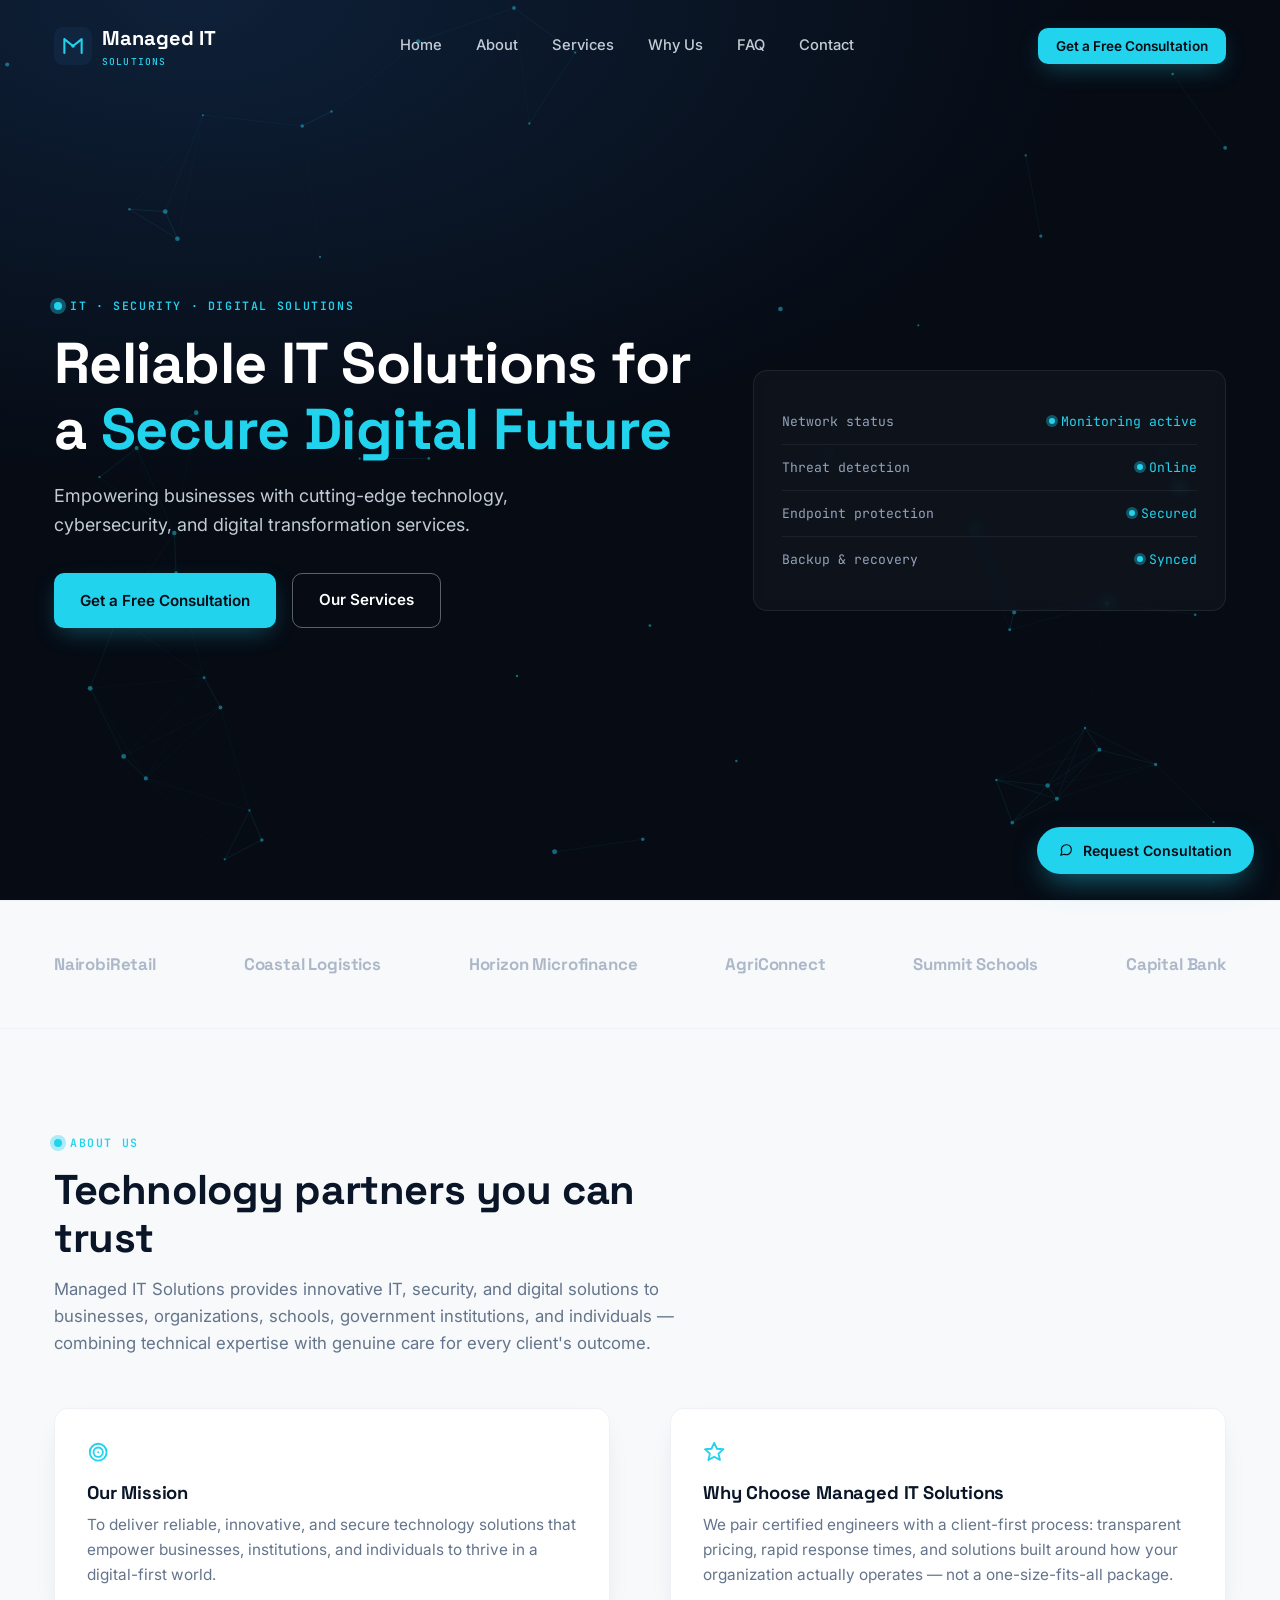
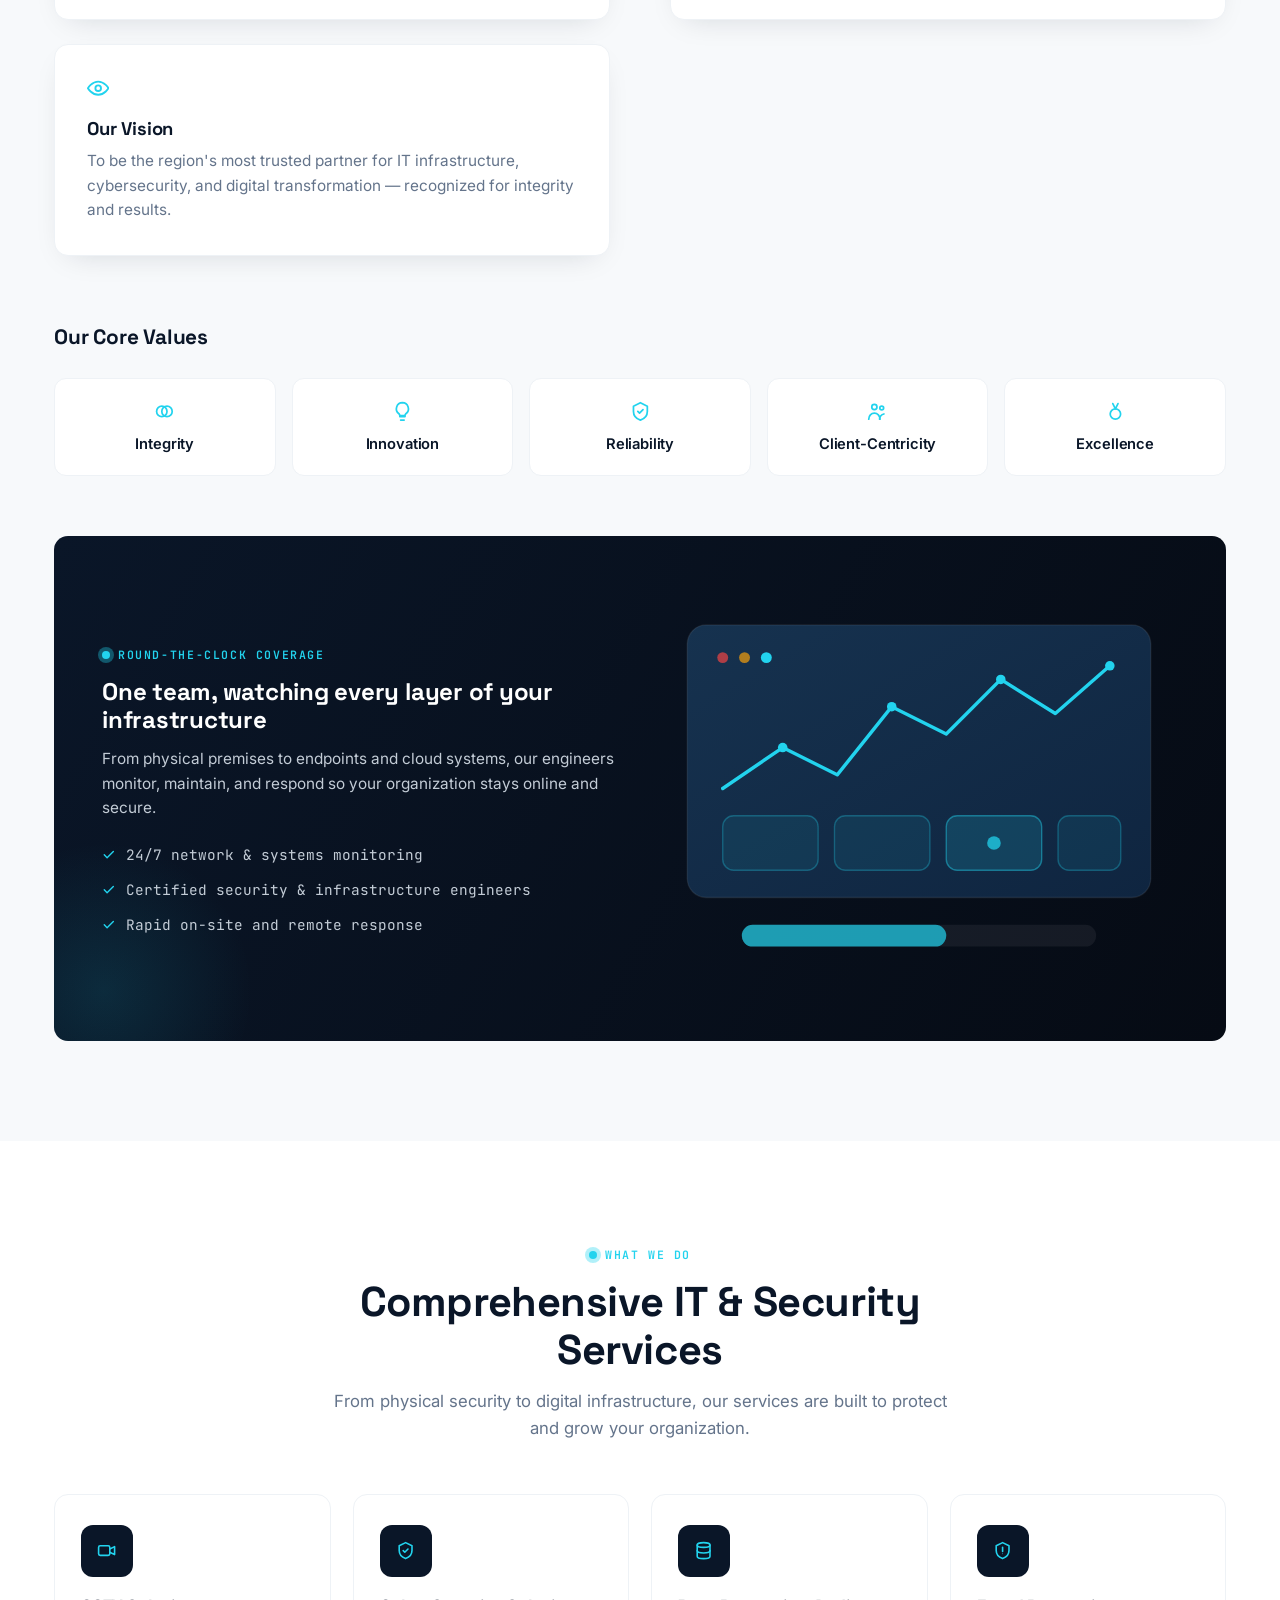
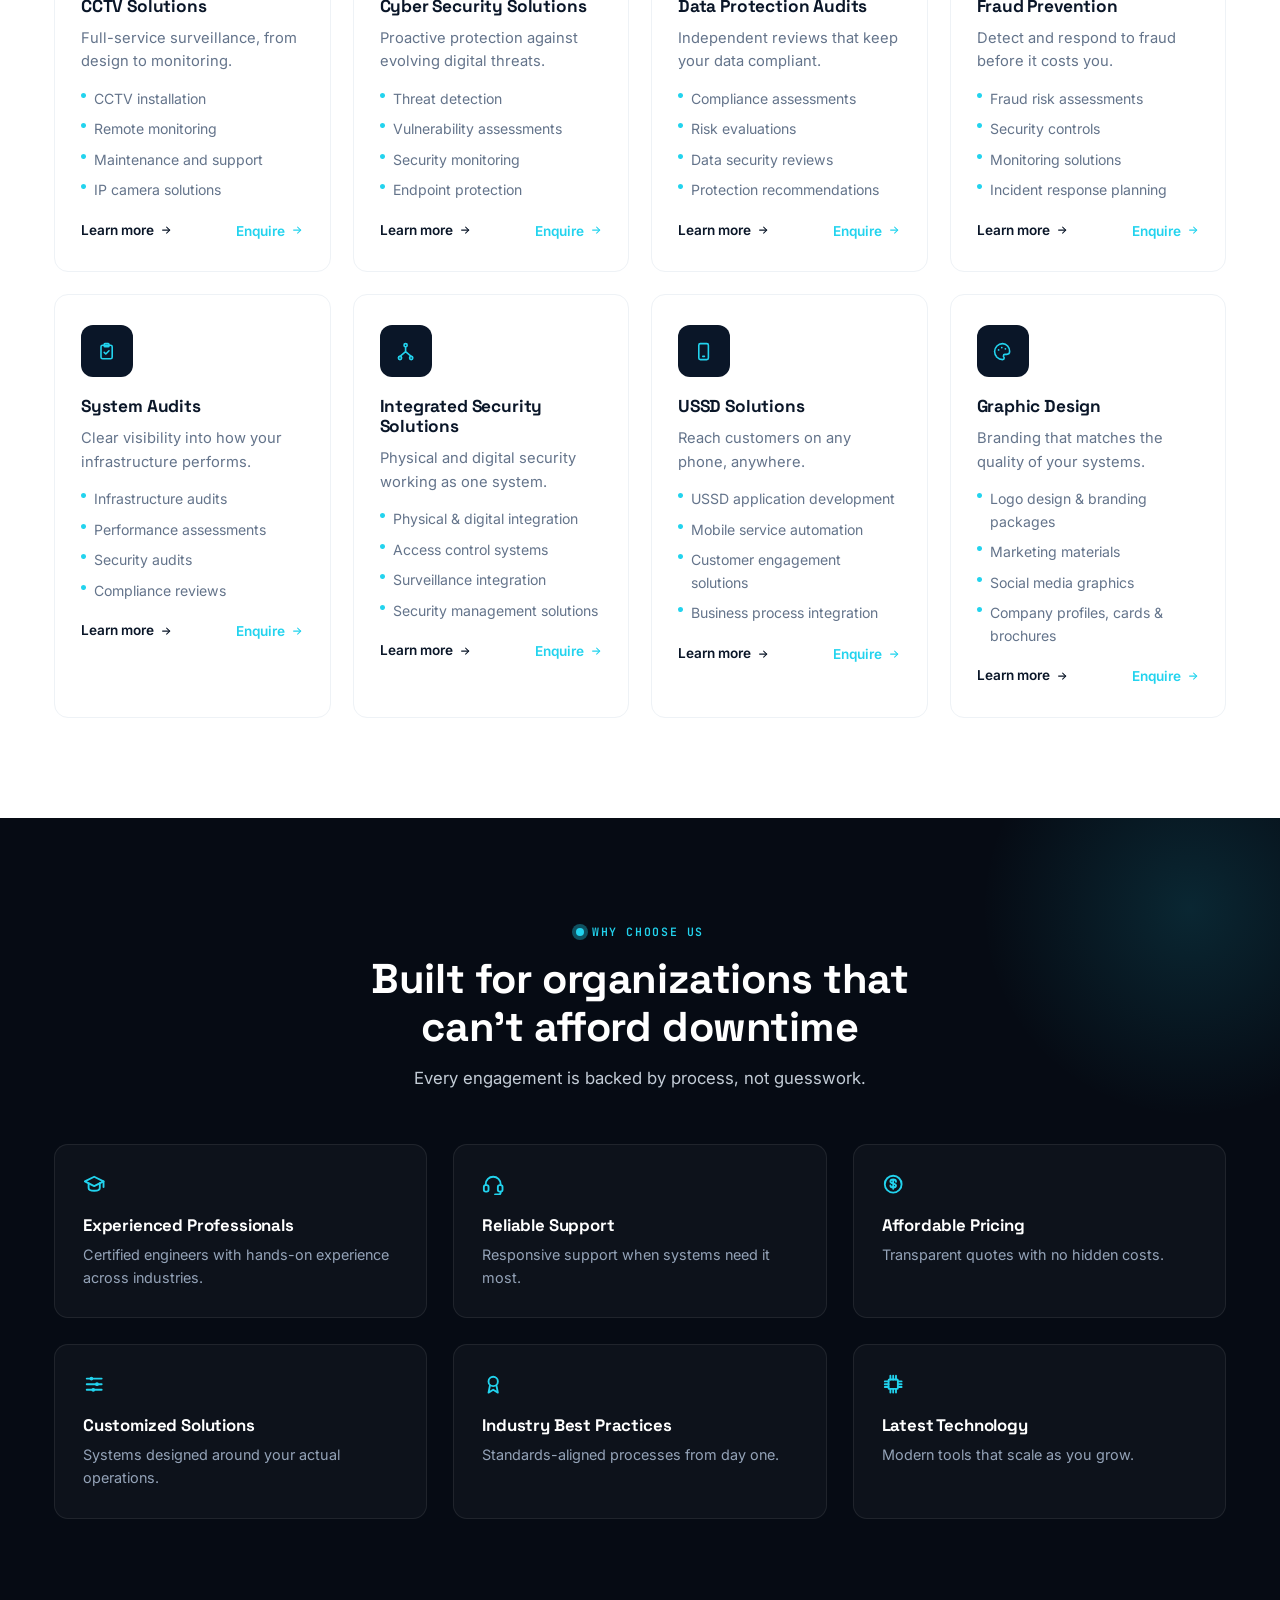
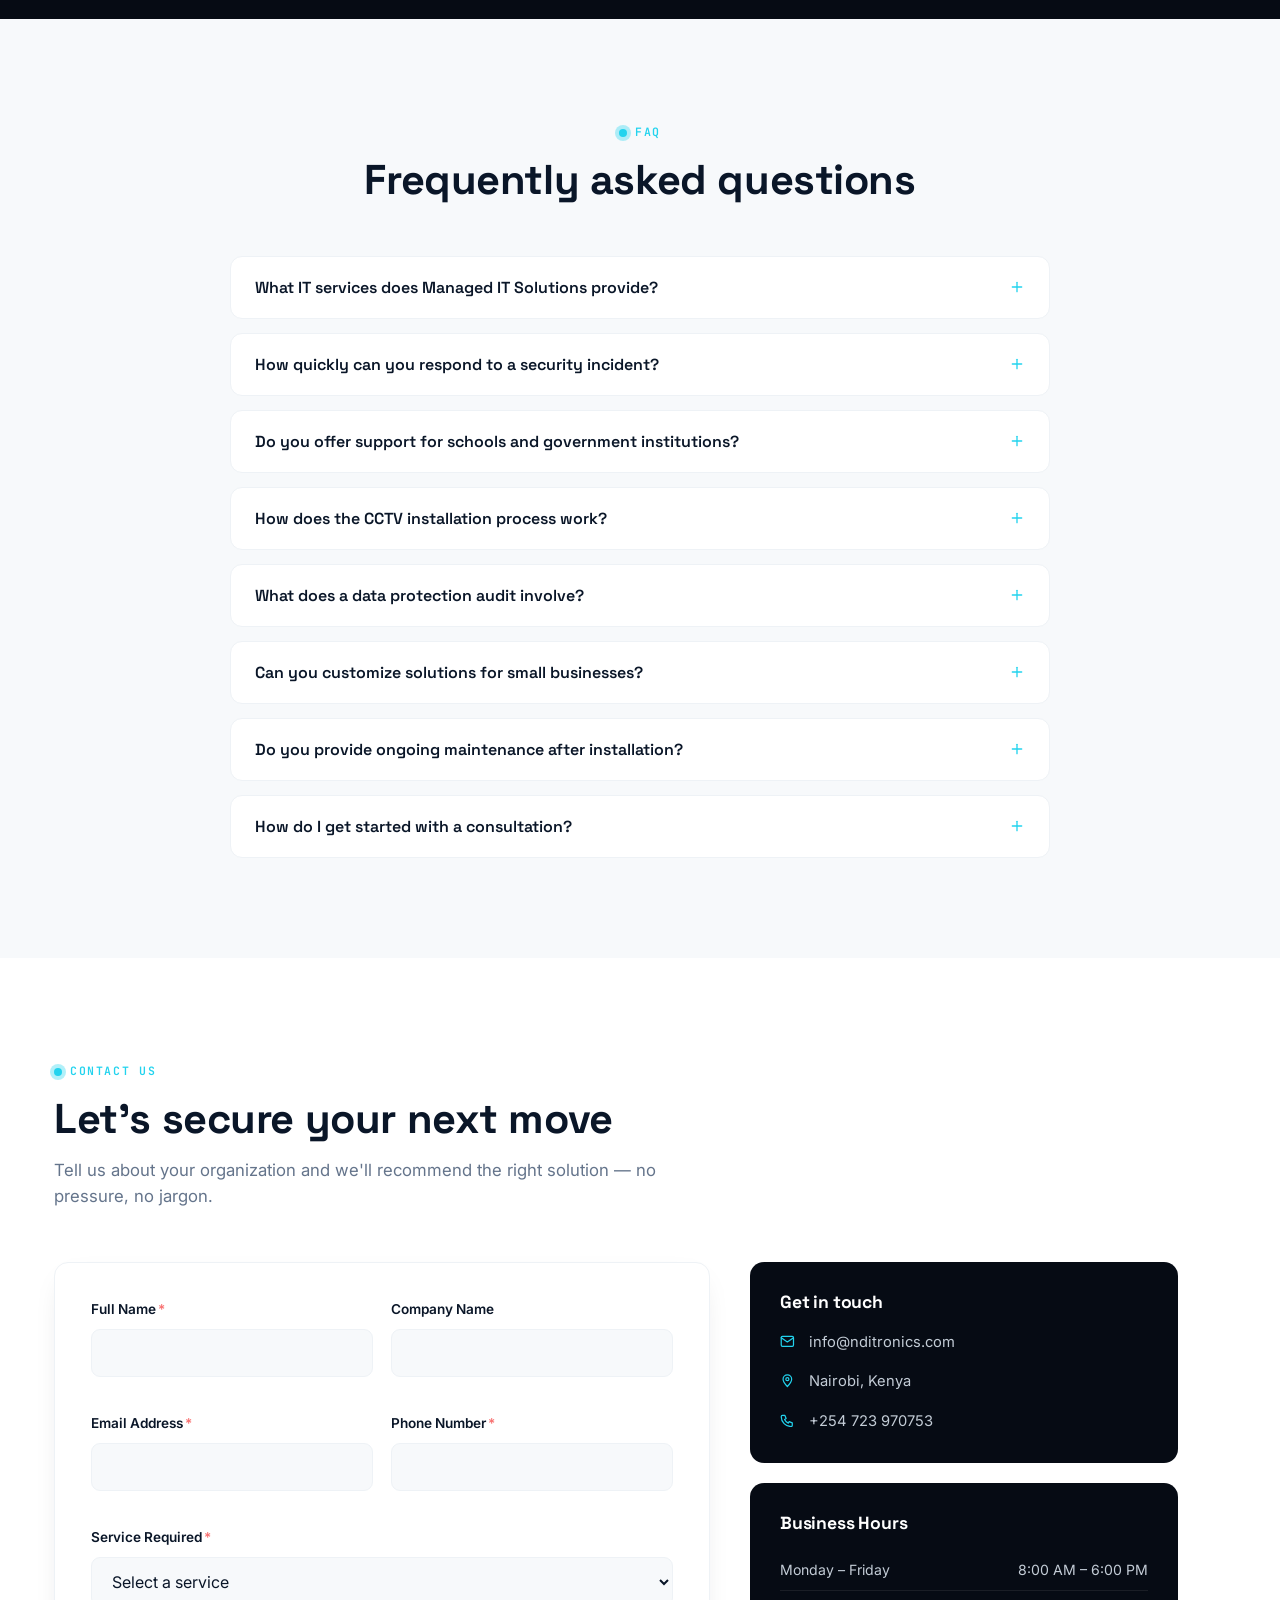
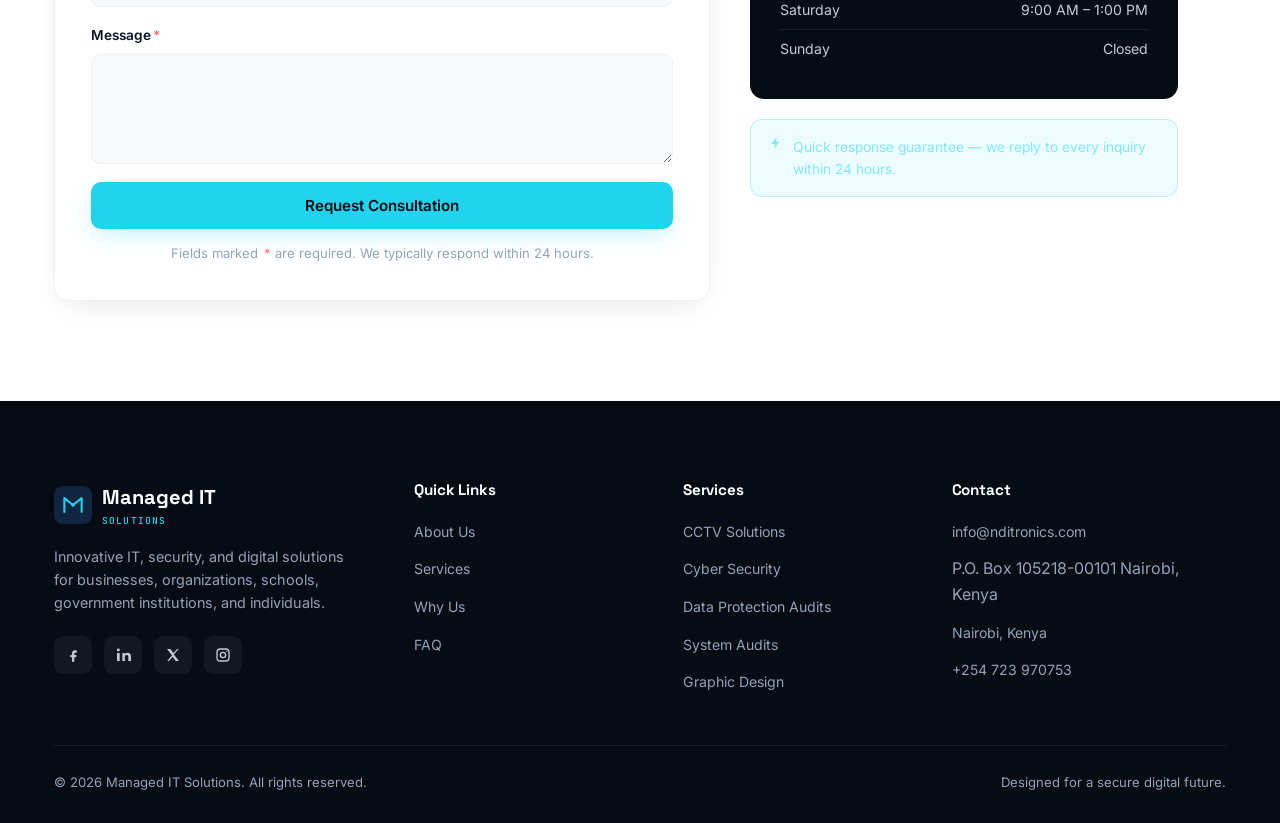
<file: index.html>
<!DOCTYPE html>
<html lang="en">
<head>
<meta charset="UTF-8">
<meta name="viewport" content="width=device-width, initial-scale=1.0, viewport-fit=cover">
<meta name="theme-color" content="#0a1628">
<title>Managed IT Solutions | IT, Security &amp; Digital Solutions</title>
<meta name="description" content="Managed IT Solutions delivers reliable IT infrastructure, cybersecurity, CCTV, data protection, fraud prevention, USSD and graphic design services to businesses, schools and government institutions.">
<meta name="keywords" content="IT solutions, cybersecurity, CCTV installation, data protection audit, fraud prevention, system audits, USSD solutions, graphic design, managed IT services">
<link rel="icon" type="image/svg+xml" href="assets/favicon.svg">
<link rel="icon" type="image/png" sizes="32x32" href="assets/favicon-32x32.png">
<link rel="icon" type="image/png" sizes="16x16" href="assets/favicon-16x16.png">
<link rel="shortcut icon" href="assets/favicon.ico">
<link rel="apple-touch-icon" sizes="180x180" href="assets/apple-touch-icon.png">
<link rel="manifest" href="assets/site.webmanifest">

<!-- IMPORTANT: replace https://www.YOURDOMAIN.com everywhere in this file once you register a domain -->
<link rel="canonical" href="https://www.YOURDOMAIN.com/">

<meta property="og:type" content="website">
<meta property="og:site_name" content="Managed IT Solutions">
<meta property="og:title" content="Managed IT Solutions | IT, Security & Digital Solutions">
<meta property="og:description" content="Managed IT Solutions delivers reliable IT infrastructure, cybersecurity, CCTV, data protection, fraud prevention, USSD and graphic design services to businesses, schools and government institutions.">
<meta property="og:url" content="https://www.YOURDOMAIN.com/">
<meta property="og:image" content="https://www.YOURDOMAIN.com/assets/og-image.png">
<meta property="og:image:width" content="1200">
<meta property="og:image:height" content="630">
<meta property="og:locale" content="en_KE">

<meta name="twitter:card" content="summary_large_image">
<meta name="twitter:title" content="Managed IT Solutions | IT, Security & Digital Solutions">
<meta name="twitter:description" content="Managed IT Solutions delivers reliable IT infrastructure, cybersecurity, CCTV, data protection, fraud prevention, USSD and graphic design services to businesses, schools and government institutions.">
<meta name="twitter:image" content="https://www.YOURDOMAIN.com/assets/og-image.png">

<script type="application/ld+json">
{
  "@context": "https://schema.org",
  "@type": "ProfessionalService",
  "name": "Managed IT Solutions",
  "description": "Innovative IT, security, and digital solutions for businesses, organizations, schools, and government institutions.",
  "url": "https://www.YOURDOMAIN.com/",
  "email": "info@nditronics.com",
  "telephone": "+254723970753",
  "image": "https://www.YOURDOMAIN.com/assets/og-image.png",
  "address": {
    "@type": "PostalAddress",
    "addressLocality": "Nairobi",
    "addressCountry": "KE"
  },
  "areaServed": "Kenya",
  "openingHoursSpecification": [
    { "@type": "OpeningHoursSpecification", "dayOfWeek": ["Monday","Tuesday","Wednesday","Thursday","Friday"], "opens": "08:00", "closes": "18:00" },
    { "@type": "OpeningHoursSpecification", "dayOfWeek": "Saturday", "opens": "09:00", "closes": "13:00" }
  ],
  "sameAs": [],
  "hasOfferCatalog": {
    "@type": "OfferCatalog",
    "name": "Services",
    "itemListElement": [
      { "@type": "Offer", "itemOffered": { "@type": "Service", "name": "CCTV Solutions", "url": "https://www.YOURDOMAIN.com/services/cctv-solutions.html" } },
      { "@type": "Offer", "itemOffered": { "@type": "Service", "name": "Cyber Security Solutions", "url": "https://www.YOURDOMAIN.com/services/cyber-security-solutions.html" } },
      { "@type": "Offer", "itemOffered": { "@type": "Service", "name": "Data Protection Audits", "url": "https://www.YOURDOMAIN.com/services/data-protection-audits.html" } },
      { "@type": "Offer", "itemOffered": { "@type": "Service", "name": "Fraud Prevention", "url": "https://www.YOURDOMAIN.com/services/fraud-prevention.html" } },
      { "@type": "Offer", "itemOffered": { "@type": "Service", "name": "System Audits", "url": "https://www.YOURDOMAIN.com/services/system-audits.html" } },
      { "@type": "Offer", "itemOffered": { "@type": "Service", "name": "Integrated Security Solutions", "url": "https://www.YOURDOMAIN.com/services/integrated-security-solutions.html" } },
      { "@type": "Offer", "itemOffered": { "@type": "Service", "name": "USSD Solutions", "url": "https://www.YOURDOMAIN.com/services/ussd-solutions.html" } },
      { "@type": "Offer", "itemOffered": { "@type": "Service", "name": "Graphic Design", "url": "https://www.YOURDOMAIN.com/services/graphic-design.html" } }
    ]
  }
}
</script>

<link rel="preconnect" href="https://fonts.googleapis.com">
<link rel="preconnect" href="https://fonts.gstatic.com" crossorigin>
<link href="https://fonts.googleapis.com/css2?family=Space+Grotesk:wght@500;600;700&family=Inter:wght@400;500;600;700&family=JetBrains+Mono:wght@400;500;600&display=swap" rel="stylesheet">
<style>
:root{
  --navy-950:#060b14;
  --navy-900:#0a1628;
  --navy-800:#0f2540;
  --navy-700:#16324f;
  --navy-600:#1c3f63;
  --cyan-400:#22d3ee;
  --cyan-300:#7fe8fa;
  --cyan-glow:rgba(34,211,238,.35);
  --white:#ffffff;
  --slate-50:#f7f9fb;
  --slate-100:#eef2f6;
  --slate-300:#c3ccd6;
  --slate-400:#94a3b8;
  --slate-500:#64748b;
  --slate-700:#334155;
  --error-400:#f87171;
  --error-glow:rgba(248,113,113,.25);
  --font-display:'Space Grotesk',sans-serif;
  --font-body:'Inter',sans-serif;
  --font-mono:'JetBrains Mono',monospace;
  --shadow-soft:0 20px 50px -20px rgba(10,22,40,.25);
  --shadow-card:0 10px 30px -15px rgba(10,22,40,.18);
  --radius:14px;
  --container:1220px;
}
*{margin:0;padding:0;box-sizing:border-box;}
html{scroll-behavior:smooth;}
@media (prefers-reduced-motion: reduce){
  html{scroll-behavior:auto;}
  *{animation-duration:.01ms !important;animation-iteration-count:1 !important;transition-duration:.01ms !important;scroll-behavior:auto !important;}
}
body{
  font-family:var(--font-body);
  color:var(--slate-700);
  background:var(--white);
  line-height:1.6;
  -webkit-font-smoothing:antialiased;
  overflow-x:hidden;
  width:100%;
  -webkit-tap-highlight-color:transparent;
  font-size:16px;
}
img,svg,canvas{display:block;max-width:100%;}
.icon{width:1em;height:1em;display:inline-block;vertical-align:-0.14em;flex-shrink:0;}
.icon-dot{width:.45em;height:.45em;vertical-align:0;}
a{text-decoration:none;color:inherit;}
ul{list-style:none;}
button{font-family:inherit;cursor:pointer;border:none;background:none;}
input,select,textarea{font-family:inherit;font-size:16px;}
.container{max-width:var(--container);margin:0 auto;padding:0 24px;}
@media(max-width:480px){.container{padding:0 18px;}}
h1,h2,h3,h4{font-family:var(--font-display);color:var(--navy-900);line-height:1.15;letter-spacing:-.01em;}
.eyebrow{
  font-family:var(--font-mono);
  font-size:.72rem;
  letter-spacing:.14em;
  text-transform:uppercase;
  color:var(--cyan-400);
  display:inline-flex;
  align-items:center;
  gap:8px;
  margin-bottom:14px;
  font-weight:600;
}
.eyebrow::before{
  content:"";
  width:8px;height:8px;border-radius:50%;
  background:var(--cyan-400);
  box-shadow:0 0 0 4px var(--cyan-glow);
}
.section-head{max-width:640px;margin-bottom:52px;}
.section-head.center{margin-left:auto;margin-right:auto;text-align:center;}
.section-head h2{font-size:clamp(1.8rem,3.4vw,2.6rem);margin-bottom:14px;}
.section-head p{color:var(--slate-500);font-size:1.05rem;}
@media(max-width:480px){
  .section-head{margin-bottom:36px;}
  .section-head p{font-size:.96rem;}
}
section{padding:100px 0;}
@media(max-width:768px){section{padding:70px 0;}}
@media(max-width:480px){section{padding:54px 0;}}

/* ===== Loader ===== */
#loader{
  position:fixed;inset:0;background:var(--navy-950);
  display:flex;align-items:center;justify-content:center;
  z-index:9999;transition:opacity .6s ease, visibility .6s ease;
}
#loader.hidden{opacity:0;visibility:hidden;}
.loader-mark{position:relative;width:64px;height:64px;}
.loader-ring{position:absolute;inset:0;border-radius:50%;border:2px solid rgba(34,211,238,.15);border-top-color:var(--cyan-400);animation:spin 1s linear infinite;}
.loader-mark span{
  position:absolute;inset:0;display:flex;align-items:center;justify-content:center;
  font-family:var(--font-display);font-weight:700;color:var(--cyan-400);font-size:1.1rem;
}
@keyframes spin{to{transform:rotate(360deg);}}

/* ===== Buttons ===== */
.btn{
  display:inline-flex;align-items:center;justify-content:center;gap:8px;
  padding:14px 26px;border-radius:10px;font-weight:600;font-size:.95rem;
  transition:transform .25s ease, box-shadow .25s ease, background .25s ease, color .25s ease, border-color .25s ease;
  white-space:nowrap;
}
.btn-primary{background:var(--cyan-400);color:var(--navy-950);box-shadow:0 8px 24px -6px var(--cyan-glow);}
.btn-primary:hover{transform:translateY(-2px);box-shadow:0 14px 30px -8px var(--cyan-glow);}
.btn-outline{border:1.5px solid rgba(255,255,255,.35);color:var(--white);background:transparent;}
.btn-outline:hover{border-color:var(--cyan-400);color:var(--cyan-400);transform:translateY(-2px);}
.btn-outline-dark{border:1.5px solid var(--navy-800);color:var(--navy-900);background:transparent;}
.btn-outline-dark:hover{background:var(--navy-900);color:var(--white);}
.btn-block{width:100%;}
.btn-sm{padding:10px 18px;font-size:.85rem;}

/* ===== Nav ===== */
header{
  position:fixed;top:0;left:0;right:0;z-index:1000;
  background:rgba(10,22,40,0);
  transition:background .35s ease, box-shadow .35s ease, padding .35s ease;
  padding:22px 0;
}
header.scrolled{background:rgba(6,11,20,.92);backdrop-filter:blur(10px);box-shadow:0 10px 30px -15px rgba(0,0,0,.4);padding:14px 0;}
.nav-wrap{display:flex;align-items:center;justify-content:space-between;}
.logo{display:flex;align-items:center;gap:10px;font-family:var(--font-display);font-weight:700;font-size:1.25rem;color:var(--white);}
.logo-mark{width:38px;height:38px;flex-shrink:0;}
.logo small{display:block;font-family:var(--font-mono);font-size:.6rem;letter-spacing:.12em;color:var(--cyan-400);font-weight:500;}
@media(max-width:380px){
  .logo{font-size:1.05rem;gap:8px;}
  .logo-mark{width:32px;height:32px;}
}
.nav-links{display:flex;align-items:center;gap:34px;}
.nav-links a{color:var(--slate-300);font-size:.92rem;font-weight:500;position:relative;padding:4px 0;transition:color .25s ease;}
.nav-links a::after{content:"";position:absolute;left:0;bottom:-2px;width:0;height:2px;background:var(--cyan-400);transition:width .25s ease;}
.nav-links a:hover{color:var(--white);}
.nav-links a:hover::after{width:100%;}
.nav-cta{display:flex;align-items:center;gap:18px;}
.nav-toggle{display:none;flex-direction:column;gap:5px;width:44px;height:44px;align-items:center;justify-content:center;flex-shrink:0;}
.nav-toggle span{height:2px;width:24px;background:var(--white);border-radius:2px;transition:transform .3s ease, opacity .3s ease;}
@media(max-width:960px){
  .nav-links{
    position:fixed;top:0;right:0;height:100vh;width:min(78vw,320px);
    background:var(--navy-950);flex-direction:column;justify-content:center;align-items:flex-start;
    padding:40px;gap:26px;transform:translateX(100%);transition:transform .35s ease;
    box-shadow:-20px 0 50px rgba(0,0,0,.4);
  }
  .nav-links.open{transform:translateX(0);}
  .nav-links a{font-size:1.1rem;}
  .nav-cta .btn-primary{display:none;}
  .nav-toggle{display:flex;}
  .nav-toggle.open span:nth-child(1){transform:translateY(7px) rotate(45deg);}
  .nav-toggle.open span:nth-child(2){opacity:0;}
  .nav-toggle.open span:nth-child(3){transform:translateY(-7px) rotate(-45deg);}
}

/* ===== Hero ===== */
.hero{
  position:relative;
  min-height:100vh;
  min-height:100svh;
  display:flex;align-items:center;
  background:radial-gradient(120% 90% at 15% 0%, #0e2038 0%, var(--navy-950) 60%);
  overflow:hidden;
  padding-top:120px;
  padding-bottom:40px;
}
@media(max-width:600px){
  .hero{min-height:auto;padding-top:104px;padding-bottom:50px;}
}
.hero canvas{position:absolute;inset:0;width:100%;height:100%;opacity:.55;}
.hero-inner{position:relative;z-index:2;}
.hero-grid{display:grid;grid-template-columns:1.15fr .85fr;gap:60px;align-items:center;}
@media(max-width:960px){.hero-grid{grid-template-columns:1fr;}}
.hero-text h1{color:var(--white);font-size:clamp(2.2rem,5vw,3.6rem);margin-bottom:20px;}
.hero-text h1 .accent{color:var(--cyan-400);}
.hero-text p{color:var(--slate-300);font-size:1.12rem;max-width:520px;margin-bottom:34px;}
.hero-actions{display:flex;gap:16px;flex-wrap:wrap;margin-bottom:60px;}
@media(max-width:480px){
  .hero-actions{flex-direction:column;gap:12px;margin-bottom:44px;}
  .hero-actions .btn{width:100%;}
}
.hero-panel{
  background:rgba(255,255,255,.03);border:1px solid rgba(255,255,255,.08);
  border-radius:var(--radius);padding:28px;backdrop-filter:blur(6px);
}
@media(max-width:480px){.hero-panel{padding:20px;}}
.hero-panel-row{display:flex;justify-content:space-between;align-items:center;padding:12px 0;border-bottom:1px solid rgba(255,255,255,.06);font-family:var(--font-mono);font-size:.82rem;color:var(--slate-400);}
.hero-panel-row:last-child{border-bottom:none;}
.hero-panel-row span.status{color:var(--cyan-400);display:flex;align-items:center;gap:6px;}
.hero-panel-row span.status::before{content:"";width:6px;height:6px;border-radius:50%;background:var(--cyan-400);box-shadow:0 0 0 3px var(--cyan-glow);}
/* ===== Reveal ===== */
.reveal{opacity:0;transform:translateY(28px);transition:opacity .7s ease, transform .7s ease;}
.reveal.in{opacity:1;transform:translateY(0);}

/* ===== About ===== */
.about-bg{background:var(--slate-50);}
.about-grid{display:grid;grid-template-columns:1fr 1fr;gap:60px;align-items:start;margin-bottom:70px;}
@media(max-width:860px){.about-grid{grid-template-columns:1fr;gap:36px;}}
.mv-card{background:var(--white);border-radius:var(--radius);padding:32px;box-shadow:var(--shadow-card);border:1px solid var(--slate-100);}
@media(max-width:480px){.mv-card{padding:22px;}}
.mv-card + .mv-card{margin-top:24px;}
.mv-card .icon{color:var(--cyan-400);font-size:1.4rem;margin-bottom:14px;}
.mv-card h3{font-size:1.15rem;margin-bottom:10px;}
.mv-card p{color:var(--slate-500);font-size:.96rem;}
.values-grid{display:grid;grid-template-columns:repeat(5,1fr);gap:16px;}
@media(max-width:860px){.values-grid{grid-template-columns:repeat(2,1fr);}}
@media(max-width:380px){.values-grid{grid-template-columns:1fr;}}
.value-chip{background:var(--white);border:1px solid var(--slate-100);border-radius:12px;padding:22px 16px;text-align:center;transition:transform .25s ease, box-shadow .25s ease;}
.value-chip:hover{transform:translateY(-4px);box-shadow:var(--shadow-card);}
.value-chip .icon{color:var(--cyan-400);font-size:1.3rem;margin-bottom:10px;}
.value-chip h4{font-size:.92rem;color:var(--navy-900);font-family:var(--font-body);font-weight:600;}

.capability-panel{
  margin-top:60px;background:linear-gradient(120deg,var(--navy-900),var(--navy-950));
  border-radius:var(--radius);padding:48px;display:grid;grid-template-columns:1fr 1fr;gap:40px;align-items:center;
  overflow:hidden;position:relative;
}
.capability-panel::after{
  content:"";position:absolute;left:-100px;bottom:-100px;width:300px;height:300px;
  background:radial-gradient(circle,var(--cyan-glow),transparent 70%);opacity:.35;
}
.capability-text{position:relative;z-index:1;}
.capability-text h3{color:var(--white);font-size:1.5rem;margin-bottom:14px;}
.capability-text p{color:var(--slate-300);font-size:.96rem;margin-bottom:22px;}
.capability-list{display:flex;flex-direction:column;gap:12px;}
.capability-list li{display:flex;align-items:center;gap:10px;color:var(--slate-300);font-size:.9rem;font-family:var(--font-mono);}
.capability-list li .icon{color:var(--cyan-400);font-size:.85rem;flex-shrink:0;}
.capability-art{position:relative;z-index:1;}
@media(max-width:860px){
  .capability-panel{grid-template-columns:1fr;padding:32px;text-align:left;}
  .capability-art{order:-1;}
}
@media(max-width:480px){.capability-panel{padding:24px;margin-top:40px;}}

/* ===== Services ===== */
.services-grid{display:grid;grid-template-columns:repeat(4,1fr);gap:22px;}
@media(max-width:1080px){.services-grid{grid-template-columns:repeat(2,1fr);}}
@media(max-width:560px){.services-grid{grid-template-columns:1fr;}}
.service-card{
  background:var(--white);border:1px solid var(--slate-100);border-radius:var(--radius);
  padding:30px 26px;transition:transform .3s ease, box-shadow .3s ease, border-color .3s ease;
  position:relative;overflow:hidden;
}
@media(max-width:480px){.service-card{padding:24px 20px;}}
.service-card::before{
  content:"";position:absolute;top:0;left:0;width:100%;height:3px;
  background:linear-gradient(90deg,var(--cyan-400),transparent);
  transform:scaleX(0);transform-origin:left;transition:transform .35s ease;
}
.service-card:hover{transform:translateY(-6px);box-shadow:var(--shadow-soft);border-color:transparent;}
.service-card:hover::before{transform:scaleX(1);}
.service-icon{
  width:52px;height:52px;border-radius:12px;background:var(--navy-900);
  display:flex;align-items:center;justify-content:center;color:var(--cyan-400);
  font-size:1.2rem;margin-bottom:20px;
}
.service-card h3{font-size:1.08rem;margin-bottom:10px;}
.service-card ul{margin-top:14px;display:flex;flex-direction:column;gap:8px;}
.service-card ul li{font-size:.88rem;color:var(--slate-500);display:flex;align-items:flex-start;gap:8px;}
.service-card ul li .icon{color:var(--cyan-400);font-size:.7rem;margin-top:5px;}
.service-card-actions{display:flex;align-items:center;justify-content:space-between;gap:14px;margin-top:18px;flex-wrap:wrap;}
.service-link,.service-cta{
  display:inline-flex;align-items:center;gap:6px;padding:0;
  font-weight:600;font-size:.85rem;font-family:var(--font-body);
  transition:gap .2s ease, color .2s ease;
}
.service-link{color:var(--navy-900);}
.service-link:hover{gap:10px;color:var(--cyan-400);}
.service-cta{color:var(--cyan-400);}
.service-cta:hover{gap:10px;color:var(--navy-900);}
.service-link .icon,.service-cta .icon{width:.9em;height:.9em;}

/* ===== Why choose us ===== */
.why-band{background:var(--navy-950);position:relative;overflow:hidden;}
.why-band::after{
  content:"";position:absolute;right:-120px;top:-120px;width:420px;height:420px;
  background:radial-gradient(circle,var(--cyan-glow),transparent 70%);opacity:.4;
}
.why-band .section-head h2, .why-band .section-head p{color:var(--white);}
.why-band .section-head p{color:var(--slate-300);}
.why-grid{display:grid;grid-template-columns:repeat(3,1fr);gap:26px;position:relative;z-index:1;}
@media(max-width:860px){.why-grid{grid-template-columns:1fr 1fr;}}
@media(max-width:560px){.why-grid{grid-template-columns:1fr;}}
.why-item{background:rgba(255,255,255,.03);border:1px solid rgba(255,255,255,.08);border-radius:var(--radius);padding:28px;transition:background .3s ease, transform .3s ease;}
@media(max-width:480px){.why-item{padding:20px;}}
.why-item:hover{background:rgba(255,255,255,.06);transform:translateY(-4px);}
.why-item .icon{color:var(--cyan-400);font-size:1.4rem;margin-bottom:16px;}
.why-item h3{color:var(--white);font-size:1.05rem;margin-bottom:8px;}
.why-item p{color:var(--slate-400);font-size:.9rem;}

/* ===== Client logos ===== */
.logos-strip{background:var(--slate-50);padding:50px 0;border-top:1px solid var(--slate-100);border-bottom:1px solid var(--slate-100);}
.logos-row{display:flex;flex-wrap:wrap;justify-content:space-between;align-items:center;gap:30px;}
.logo-item{font-family:var(--font-display);font-weight:700;color:var(--slate-400);font-size:1.05rem;letter-spacing:-.01em;opacity:.75;transition:opacity .25s ease, color .25s ease;}
.logo-item:hover{opacity:1;color:var(--navy-800);}

/* ===== FAQ ===== */
.faq-list{max-width:820px;margin:0 auto;display:flex;flex-direction:column;gap:14px;}
.faq-item{border:1px solid var(--slate-100);border-radius:12px;overflow:hidden;background:var(--white);}
.faq-q{
  width:100%;display:flex;justify-content:space-between;align-items:center;gap:16px;
  padding:20px 24px;text-align:left;font-family:var(--font-display);font-weight:600;color:var(--navy-900);font-size:1rem;
  min-height:44px;
}
@media(max-width:480px){
  .faq-q{padding:16px 18px;font-size:.92rem;}
  .faq-a p{padding:0 18px 18px;}
}
.faq-q .icon{color:var(--cyan-400);transition:transform .3s ease;flex-shrink:0;}
.faq-item.open .faq-q .icon{transform:rotate(45deg);}
.faq-a{max-height:0;overflow:hidden;transition:max-height .35s ease;}
.faq-a p{padding:0 24px 22px;color:var(--slate-500);font-size:.94rem;}
.faq-item.open .faq-a{max-height:220px;}

/* ===== Contact ===== */
.contact-grid{display:grid;grid-template-columns:1.1fr .9fr;gap:40px;align-items:start;}
@media(max-width:960px){.contact-grid{grid-template-columns:1fr;}}
.contact-form{background:var(--white);border:1px solid var(--slate-100);border-radius:var(--radius);padding:36px;box-shadow:var(--shadow-card);}
@media(max-width:480px){.contact-form{padding:24px 20px;}}
.form-row{display:grid;grid-template-columns:1fr 1fr;gap:18px;margin-bottom:18px;}
@media(max-width:560px){.form-row{grid-template-columns:1fr;}}
.field{display:flex;flex-direction:column;gap:8px;margin-bottom:18px;}
.field label{font-size:.85rem;font-weight:600;color:var(--navy-900);}
.required-mark{color:var(--error-400);margin-left:2px;}
.field input,.field select,.field textarea{
  padding:13px 16px;border:1.5px solid var(--slate-100);border-radius:9px;background:var(--slate-50);
  color:var(--navy-900);transition:border-color .25s ease, background .25s ease, box-shadow .25s ease;
}
.field input:focus,.field select:focus,.field textarea:focus{outline:none;border-color:var(--cyan-400);background:var(--white);}
.field input.invalid,.field select.invalid,.field textarea.invalid{border-color:var(--error-400);background:var(--white);box-shadow:0 0 0 3px var(--error-glow);}
.field textarea{resize:vertical;min-height:110px;}
.field-error{display:none;align-items:center;gap:6px;color:var(--error-400);font-size:.8rem;}
.field-error.show{display:flex;}
.field-error .icon{width:.9em;height:.9em;flex-shrink:0;}
.form-note{font-size:.82rem;color:var(--slate-400);margin-top:14px;text-align:center;}
.form-success{display:none;text-align:center;padding:40px 10px;}
.form-success.show{display:block;}
.form-success .icon{font-size:2.4rem;color:var(--cyan-400);margin-bottom:14px;}
.form-success h3{margin-bottom:8px;}
.form-success p{color:var(--slate-500);}

.contact-info{display:flex;flex-direction:column;gap:20px;}
.info-card{background:var(--navy-950);border-radius:var(--radius);padding:30px;color:var(--white);}
@media(max-width:480px){.info-card{padding:22px;}}
.info-card h3{color:var(--white);font-size:1.1rem;margin-bottom:18px;}
.info-row{display:flex;align-items:flex-start;gap:14px;margin-bottom:16px;font-size:.92rem;color:var(--slate-300);}
.info-row a{transition:color .2s ease;}
.info-row a:hover{color:var(--cyan-400);}
.info-row:last-child{margin-bottom:0;}
.info-row .icon{color:var(--cyan-400);margin-top:3px;}
.hours-row{display:flex;justify-content:space-between;font-size:.88rem;color:var(--slate-300);padding:8px 0;border-bottom:1px solid rgba(255,255,255,.08);}
.hours-row:last-child{border-bottom:none;}
.guarantee{
  background:rgba(34,211,238,.08);border:1px solid rgba(34,211,238,.25);border-radius:12px;
  padding:16px 18px;font-size:.86rem;color:var(--cyan-300);display:flex;gap:10px;align-items:flex-start;
}
/* ===== Footer ===== */
footer{background:var(--navy-950);color:var(--slate-400);padding:80px 0 30px;}
@media(max-width:480px){footer{padding:54px 0 26px;}}
.footer-grid{display:grid;grid-template-columns:1.4fr 1fr 1fr 1.2fr;gap:40px;padding-bottom:50px;border-bottom:1px solid rgba(255,255,255,.08);}
@media(max-width:860px){.footer-grid{grid-template-columns:1fr 1fr;}}
@media(max-width:560px){.footer-grid{grid-template-columns:1fr;}}
.footer-brand p{font-size:.9rem;margin:16px 0 22px;max-width:300px;color:var(--slate-400);}
.social-row{display:flex;gap:12px;}
.social-row a{width:38px;height:38px;border-radius:9px;background:rgba(255,255,255,.05);display:flex;align-items:center;justify-content:center;color:var(--slate-300);transition:background .25s ease, color .25s ease;}
.social-row a:hover{background:var(--cyan-400);color:var(--navy-950);}
.footer-col h4{color:var(--white);font-size:.95rem;margin-bottom:20px;font-family:var(--font-display);}
.footer-col ul{display:flex;flex-direction:column;gap:12px;}
.footer-col ul li a{font-size:.88rem;color:var(--slate-400);transition:color .25s ease;}
.footer-col ul li a:hover{color:var(--cyan-400);}
.footer-bottom{display:flex;justify-content:space-between;align-items:center;flex-wrap:wrap;gap:12px;padding-top:26px;font-size:.82rem;}
@media(max-width:480px){.footer-bottom{justify-content:center;text-align:center;}}

/* ===== Contact channel modal ===== */
.contact-modal-overlay{
  position:fixed;inset:0;z-index:2000;background:rgba(6,11,20,.72);backdrop-filter:blur(4px);
  display:flex;align-items:center;justify-content:center;padding:20px;
  opacity:0;visibility:hidden;transition:opacity .25s ease, visibility .25s ease;
}
.contact-modal-overlay.show{opacity:1;visibility:visible;}
.contact-modal{
  background:var(--white);border-radius:var(--radius);padding:36px;max-width:440px;width:100%;
  position:relative;box-shadow:0 30px 70px -20px rgba(0,0,0,.5);
  transform:translateY(14px) scale(.98);transition:transform .25s ease;
}
.contact-modal-overlay.show .contact-modal{transform:translateY(0) scale(1);}
.contact-modal-close{
  position:absolute;top:16px;right:16px;width:34px;height:34px;border-radius:50%;
  display:flex;align-items:center;justify-content:center;color:var(--slate-400);
  transition:background .2s ease, color .2s ease;
}
.contact-modal-close:hover{background:var(--slate-100);color:var(--navy-900);}
.contact-modal h3{font-size:1.25rem;margin-bottom:8px;padding-right:30px;}
.contact-modal p#contactModalSubtitle{color:var(--slate-500);font-size:.92rem;margin-bottom:24px;}
.contact-modal-actions{display:flex;flex-direction:column;gap:12px;}
.contact-modal-btn{
  display:flex;align-items:center;gap:14px;padding:16px;border:1.5px solid var(--slate-100);
  border-radius:12px;text-align:left;transition:border-color .2s ease, transform .2s ease, box-shadow .2s ease;
}
.contact-modal-btn:hover{transform:translateY(-2px);box-shadow:var(--shadow-card);}
.contact-modal-btn.gmail:hover{border-color:#ea4335;}
.contact-modal-btn.whatsapp:hover{border-color:#25d366;}
.contact-modal-btn.sms:hover{border-color:var(--cyan-400);}
.contact-modal-icon{
  width:44px;height:44px;border-radius:10px;display:flex;align-items:center;justify-content:center;flex-shrink:0;
}
.contact-modal-icon svg{width:22px;height:22px;}
.gmail-icon{background:rgba(234,67,53,.1);color:#ea4335;}
.whatsapp-icon{background:rgba(37,211,102,.1);color:#25d366;}
.sms-icon{background:rgba(34,211,238,.1);color:var(--cyan-400);}
.contact-modal-btn-text{display:flex;flex-direction:column;gap:2px;}
.contact-modal-btn-text strong{font-family:var(--font-display);font-size:.96rem;color:var(--navy-900);}
.contact-modal-btn-text small{font-size:.78rem;color:var(--slate-400);}
.contact-modal-note{margin-top:20px;font-size:.78rem;color:var(--slate-400);text-align:center;}
@media(max-width:480px){.contact-modal{padding:26px 22px;}}

/* ===== Floating buttons ===== */
.float-cta{
  position:fixed;bottom:26px;right:26px;z-index:900;
  background:var(--cyan-400);color:var(--navy-950);padding:15px 22px;border-radius:50px;
  font-weight:600;font-size:.88rem;display:flex;align-items:center;gap:10px;
  box-shadow:0 12px 30px -8px rgba(34,211,238,.5);
  transition:transform .25s ease;
  bottom:calc(26px + env(safe-area-inset-bottom));
  right:calc(26px + env(safe-area-inset-right));
}
.float-cta:hover{transform:translateY(-3px);}
#scrollTop{
  position:fixed;bottom:26px;left:26px;z-index:900;width:46px;height:46px;border-radius:50%;
  background:var(--navy-950);color:var(--cyan-400);display:flex;align-items:center;justify-content:center;
  opacity:0;visibility:hidden;transform:translateY(10px);
  transition:opacity .3s ease, transform .3s ease, visibility .3s ease;
  border:1px solid rgba(255,255,255,.1);
  bottom:calc(26px + env(safe-area-inset-bottom));
  left:calc(26px + env(safe-area-inset-left));
}
#scrollTop.show{opacity:1;visibility:visible;transform:translateY(0);}
@media(max-width:640px){
  .float-cta span{display:none;}
  .float-cta{padding:0;width:52px;height:52px;justify-content:center;border-radius:50%;bottom:calc(18px + env(safe-area-inset-bottom));right:calc(18px + env(safe-area-inset-right));}
  #scrollTop{width:42px;height:42px;bottom:calc(18px + env(safe-area-inset-bottom));left:calc(18px + env(safe-area-inset-left));}
}

.skip-link{position:absolute;left:-999px;top:0;background:var(--cyan-400);color:var(--navy-950);padding:12px 18px;z-index:10000;font-weight:600;border-radius:0 0 8px 0;}
.skip-link:focus{left:0;}
:focus-visible{outline:2px solid var(--cyan-400);outline-offset:3px;}
</style>
</head>
<body>

<a href="#main" class="skip-link">Skip to content</a>

<div id="loader"><div class="loader-mark"><div class="loader-ring"></div><span>M</span></div></div>

<header id="siteHeader">
  <div class="container nav-wrap">
    <a href="#home" class="logo">
      <svg class="logo-mark" viewBox="0 0 44 44" fill="none" xmlns="http://www.w3.org/2000/svg">
        <rect width="44" height="44" rx="10" fill="#0F2540"/>
        <path d="M12 30V14L22 22L32 14V30" stroke="#22D3EE" stroke-width="2.4" stroke-linecap="round" stroke-linejoin="round"/>
        <circle cx="22" cy="22" r="2" fill="#22D3EE"/>
      </svg>
      <span>Managed IT<br><small>SOLUTIONS</small></span>
    </a>
    <nav class="nav-links" id="navLinks">
      <a href="#home">Home</a>
      <a href="#about">About</a>
      <a href="#services">Services</a>
      <a href="#why">Why Us</a>
      <a href="#faq">FAQ</a>
      <a href="#contact">Contact</a>
    </nav>
    <div class="nav-cta">
      <button type="button" class="btn btn-primary btn-sm" data-consult-trigger>Get a Free Consultation</button>
      <button class="nav-toggle" id="navToggle" aria-label="Toggle menu" aria-expanded="false"><span></span><span></span><span></span></button>
    </div>
  </div>
</header>

<main id="main">

<!-- HERO -->
<section class="hero" id="home">
  <canvas id="netCanvas" aria-hidden="true"></canvas>
  <div class="container hero-inner">
    <div class="hero-grid">
      <div class="hero-text">
        <div class="eyebrow">IT &middot; SECURITY &middot; DIGITAL SOLUTIONS</div>
        <h1>Reliable IT Solutions for a <span class="accent">Secure Digital Future</span></h1>
        <p>Empowering businesses with cutting-edge technology, cybersecurity, and digital transformation services.</p>
        <div class="hero-actions">
          <button type="button" class="btn btn-primary" data-consult-trigger>Get a Free Consultation</button>
          <a href="#services" class="btn btn-outline">Our Services</a>
        </div>
      </div>
      <div class="hero-panel reveal">
        <div class="hero-panel-row"><span>Network status</span><span class="status">Monitoring active</span></div>
        <div class="hero-panel-row"><span>Threat detection</span><span class="status">Online</span></div>
        <div class="hero-panel-row"><span>Endpoint protection</span><span class="status">Secured</span></div>
        <div class="hero-panel-row"><span>Backup &amp; recovery</span><span class="status">Synced</span></div>
      </div>
    </div>
  </div>
</section>

<!-- LOGOS -->
<div class="logos-strip">
  <div class="container logos-row">
    <span class="logo-item">NairobiRetail</span>
    <span class="logo-item">Coastal Logistics</span>
    <span class="logo-item">Horizon Microfinance</span>
    <span class="logo-item">AgriConnect</span>
    <span class="logo-item">Summit Schools</span>
    <span class="logo-item">Capital Bank</span>
  </div>
</div>

<!-- ABOUT -->
<section class="about-bg" id="about">
  <div class="container">
    <div class="section-head reveal">
      <div class="eyebrow">About Us</div>
      <h2>Technology partners you can trust</h2>
      <p>Managed IT Solutions provides innovative IT, security, and digital solutions to businesses, organizations, schools, government institutions, and individuals — combining technical expertise with genuine care for every client's outcome.</p>
    </div>

    <div class="about-grid">
      <div class="reveal">
        <div class="mv-card">
          <svg class="icon" viewBox="0 0 24 24" fill="none" stroke="currentColor" stroke-width="2" stroke-linecap="round" stroke-linejoin="round"><circle cx="12" cy="12" r="9"/><circle cx="12" cy="12" r="5"/><circle cx="12" cy="12" r="1" fill="currentColor" stroke="none"/></svg>
          <h3>Our Mission</h3>
          <p>To deliver reliable, innovative, and secure technology solutions that empower businesses, institutions, and individuals to thrive in a digital-first world.</p>
        </div>
        <div class="mv-card">
          <svg class="icon" viewBox="0 0 24 24" fill="none" stroke="currentColor" stroke-width="2" stroke-linecap="round" stroke-linejoin="round"><path d="M1 12s4-7 11-7 11 7 11 7-4 7-11 7-11-7-11-7z"/><circle cx="12" cy="12" r="3"/></svg>
          <h3>Our Vision</h3>
          <p>To be the region's most trusted partner for IT infrastructure, cybersecurity, and digital transformation — recognized for integrity and results.</p>
        </div>
      </div>
      <div class="reveal">
        <div class="mv-card">
          <svg class="icon" viewBox="0 0 24 24" fill="none" stroke="currentColor" stroke-width="2" stroke-linecap="round" stroke-linejoin="round"><path d="M12 2l2.9 6.3 6.9.6-5.2 4.6 1.6 6.8L12 16.9 5.8 20.3l1.6-6.8L2.2 8.9l6.9-.6L12 2z"/></svg>
          <h3>Why Choose Managed IT Solutions</h3>
          <p>We pair certified engineers with a client-first process: transparent pricing, rapid response times, and solutions built around how your organization actually operates — not a one-size-fits-all package.</p>
        </div>
      </div>
    </div>

    <div class="section-head reveal" style="margin-bottom:28px;">
      <h3 style="font-size:1.3rem;">Our Core Values</h3>
    </div>
    <div class="values-grid reveal">
      <div class="value-chip"><svg class="icon" viewBox="0 0 24 24" fill="none" stroke="currentColor" stroke-width="2" stroke-linecap="round" stroke-linejoin="round"><circle cx="9" cy="12" r="6"/><circle cx="15" cy="12" r="6"/></svg><h4>Integrity</h4></div>
      <div class="value-chip"><svg class="icon" viewBox="0 0 24 24" fill="none" stroke="currentColor" stroke-width="2" stroke-linecap="round" stroke-linejoin="round"><path d="M9 18h6"/><path d="M10 22h4"/><path d="M12 2a7 7 0 00-4 12.7c.6.5 1 1.3 1 2.3h6c0-1 .4-1.8 1-2.3A7 7 0 0012 2z"/></svg><h4>Innovation</h4></div>
      <div class="value-chip"><svg class="icon" viewBox="0 0 24 24" fill="none" stroke="currentColor" stroke-width="2" stroke-linecap="round" stroke-linejoin="round"><path d="M12 2l8 4v6c0 5-3.5 8.5-8 10-4.5-1.5-8-5-8-10V6l8-4z"/><path d="M9 12l2 2 4-4"/></svg><h4>Reliability</h4></div>
      <div class="value-chip"><svg class="icon" viewBox="0 0 24 24" fill="none" stroke="currentColor" stroke-width="2" stroke-linecap="round" stroke-linejoin="round"><circle cx="8.5" cy="7" r="3"/><path d="M2 21c0-3.9 2.9-7 6.5-7s6.5 3.1 6.5 7"/><circle cx="17" cy="8" r="2.2"/><path d="M14.5 21c.3-3 2.4-5.4 5-6"/></svg><h4>Client-Centricity</h4></div>
      <div class="value-chip"><svg class="icon" viewBox="0 0 24 24" fill="none" stroke="currentColor" stroke-width="2" stroke-linecap="round" stroke-linejoin="round"><circle cx="12" cy="15" r="6"/><path d="M9 3l3 6 3-6"/></svg><h4>Excellence</h4></div>
    </div>

    <div class="capability-panel reveal">
      <div class="capability-text">
        <div class="eyebrow">Round-the-clock coverage</div>
        <h3>One team, watching every layer of your infrastructure</h3>
        <p>From physical premises to endpoints and cloud systems, our engineers monitor, maintain, and respond so your organization stays online and secure.</p>
        <ul class="capability-list">
          <li><svg class="icon" viewBox="0 0 24 24" fill="none" stroke="currentColor" stroke-width="2.5" stroke-linecap="round" stroke-linejoin="round"><path d="M20 6L9 17l-5-5"/></svg>24/7 network &amp; systems monitoring</li>
          <li><svg class="icon" viewBox="0 0 24 24" fill="none" stroke="currentColor" stroke-width="2.5" stroke-linecap="round" stroke-linejoin="round"><path d="M20 6L9 17l-5-5"/></svg>Certified security &amp; infrastructure engineers</li>
          <li><svg class="icon" viewBox="0 0 24 24" fill="none" stroke="currentColor" stroke-width="2.5" stroke-linecap="round" stroke-linejoin="round"><path d="M20 6L9 17l-5-5"/></svg>Rapid on-site and remote response</li>
        </ul>
      </div>
      <div class="capability-art">
        <svg viewBox="0 0 380 300" xmlns="http://www.w3.org/2000/svg" aria-hidden="true">
          <defs>
            <linearGradient id="gCard" x1="0" y1="0" x2="1" y2="1">
              <stop offset="0" stop-color="#16324f"/>
              <stop offset="1" stop-color="#0f2540"/>
            </linearGradient>
          </defs>
          <rect x="20" y="30" width="340" height="200" rx="14" fill="url(#gCard)" stroke="rgba(255,255,255,.08)"/>
          <circle cx="46" cy="54" r="4" fill="#ef4444" opacity=".7"/>
          <circle cx="62" cy="54" r="4" fill="#f59e0b" opacity=".7"/>
          <circle cx="78" cy="54" r="4" fill="#22d3ee"/>
          <polyline points="46,150 90,120 130,140 170,90 210,110 250,70 290,95 330,60" fill="none" stroke="#22d3ee" stroke-width="2.5" stroke-linecap="round" stroke-linejoin="round"/>
          <g fill="#22d3ee">
            <circle cx="90" cy="120" r="3.5"/><circle cx="170" cy="90" r="3.5"/><circle cx="250" cy="70" r="3.5"/><circle cx="330" cy="60" r="3.5"/>
          </g>
          <rect x="46" y="170" width="70" height="40" rx="8" fill="rgba(34,211,238,.08)" stroke="rgba(34,211,238,.3)"/>
          <rect x="128" y="170" width="70" height="40" rx="8" fill="rgba(34,211,238,.08)" stroke="rgba(34,211,238,.3)"/>
          <rect x="210" y="170" width="70" height="40" rx="8" fill="rgba(34,211,238,.15)" stroke="rgba(34,211,238,.45)"/>
          <rect x="292" y="170" width="46" height="40" rx="8" fill="rgba(34,211,238,.08)" stroke="rgba(34,211,238,.3)"/>
          <circle cx="245" cy="190" r="5" fill="#22d3ee">
            <animate attributeName="opacity" values="1;.3;1" dur="2s" repeatCount="indefinite"/>
          </circle>
          <rect x="60" y="250" width="260" height="16" rx="8" fill="rgba(255,255,255,.06)"/>
          <rect x="60" y="250" width="150" height="16" rx="8" fill="#22d3ee" opacity=".7"/>
        </svg>
      </div>
    </div>
  </div>
</section>

<!-- SERVICES -->
<section id="services">
  <div class="container">
    <div class="section-head center reveal" style="margin-left:auto;margin-right:auto;">
      <div class="eyebrow" style="justify-content:center;">What We Do</div>
      <h2>Comprehensive IT &amp; Security Services</h2>
      <p>From physical security to digital infrastructure, our services are built to protect and grow your organization.</p>
    </div>
    <div class="services-grid">

      <div class="service-card reveal">
        <div class="service-icon"><svg class="icon" viewBox="0 0 24 24" fill="none" stroke="currentColor" stroke-width="2" stroke-linecap="round" stroke-linejoin="round"><rect x="2" y="6" width="14" height="12" rx="2"/><path d="M16 10l6-3v10l-6-3"/></svg></div>
        <h3>CCTV Solutions</h3>
        <p style="color:var(--slate-500);font-size:.92rem;">Full-service surveillance, from design to monitoring.</p>
        <ul>
          <li><svg class="icon icon-dot" viewBox="0 0 8 8" fill="currentColor"><circle cx="4" cy="4" r="4"/></svg>CCTV installation</li>
          <li><svg class="icon icon-dot" viewBox="0 0 8 8" fill="currentColor"><circle cx="4" cy="4" r="4"/></svg>Remote monitoring</li>
          <li><svg class="icon icon-dot" viewBox="0 0 8 8" fill="currentColor"><circle cx="4" cy="4" r="4"/></svg>Maintenance and support</li>
          <li><svg class="icon icon-dot" viewBox="0 0 8 8" fill="currentColor"><circle cx="4" cy="4" r="4"/></svg>IP camera solutions</li>
        </ul>
        <div class="service-card-actions"><a href="services/cctv-solutions.html" target="_blank" rel="noopener noreferrer" class="service-link">Learn more<svg class="icon" viewBox="0 0 24 24" fill="none" stroke="currentColor" stroke-width="2" stroke-linecap="round" stroke-linejoin="round"><line x1="5" y1="12" x2="19" y2="12"/><path d="M13 6l6 6-6 6"/></svg></a><button type="button" class="service-cta" data-consult-trigger data-service="CCTV Solutions">Enquire<svg class="icon" viewBox="0 0 24 24" fill="none" stroke="currentColor" stroke-width="2" stroke-linecap="round" stroke-linejoin="round"><line x1="5" y1="12" x2="19" y2="12"/><path d="M13 6l6 6-6 6"/></svg></button></div>
      </div>

      <div class="service-card reveal">
        <div class="service-icon"><svg class="icon" viewBox="0 0 24 24" fill="none" stroke="currentColor" stroke-width="2" stroke-linecap="round" stroke-linejoin="round"><path d="M12 2l8 4v6c0 5-3.5 8.5-8 10-4.5-1.5-8-5-8-10V6l8-4z"/><path d="M9 12l2 2 4-4"/></svg></div>
        <h3>Cyber Security Solutions</h3>
        <p style="color:var(--slate-500);font-size:.92rem;">Proactive protection against evolving digital threats.</p>
        <ul>
          <li><svg class="icon icon-dot" viewBox="0 0 8 8" fill="currentColor"><circle cx="4" cy="4" r="4"/></svg>Threat detection</li>
          <li><svg class="icon icon-dot" viewBox="0 0 8 8" fill="currentColor"><circle cx="4" cy="4" r="4"/></svg>Vulnerability assessments</li>
          <li><svg class="icon icon-dot" viewBox="0 0 8 8" fill="currentColor"><circle cx="4" cy="4" r="4"/></svg>Security monitoring</li>
          <li><svg class="icon icon-dot" viewBox="0 0 8 8" fill="currentColor"><circle cx="4" cy="4" r="4"/></svg>Endpoint protection</li>
        </ul>
        <div class="service-card-actions"><a href="services/cyber-security-solutions.html" target="_blank" rel="noopener noreferrer" class="service-link">Learn more<svg class="icon" viewBox="0 0 24 24" fill="none" stroke="currentColor" stroke-width="2" stroke-linecap="round" stroke-linejoin="round"><line x1="5" y1="12" x2="19" y2="12"/><path d="M13 6l6 6-6 6"/></svg></a><button type="button" class="service-cta" data-consult-trigger data-service="Cyber Security Solutions">Enquire<svg class="icon" viewBox="0 0 24 24" fill="none" stroke="currentColor" stroke-width="2" stroke-linecap="round" stroke-linejoin="round"><line x1="5" y1="12" x2="19" y2="12"/><path d="M13 6l6 6-6 6"/></svg></button></div>
      </div>

      <div class="service-card reveal">
        <div class="service-icon"><svg class="icon" viewBox="0 0 24 24" fill="none" stroke="currentColor" stroke-width="2" stroke-linecap="round" stroke-linejoin="round"><ellipse cx="12" cy="5" rx="8" ry="3"/><path d="M4 5v14c0 1.7 3.6 3 8 3s8-1.3 8-3V5"/><path d="M4 12c0 1.7 3.6 3 8 3s8-1.3 8-3"/></svg></div>
        <h3>Data Protection Audits</h3>
        <p style="color:var(--slate-500);font-size:.92rem;">Independent reviews that keep your data compliant.</p>
        <ul>
          <li><svg class="icon icon-dot" viewBox="0 0 8 8" fill="currentColor"><circle cx="4" cy="4" r="4"/></svg>Compliance assessments</li>
          <li><svg class="icon icon-dot" viewBox="0 0 8 8" fill="currentColor"><circle cx="4" cy="4" r="4"/></svg>Risk evaluations</li>
          <li><svg class="icon icon-dot" viewBox="0 0 8 8" fill="currentColor"><circle cx="4" cy="4" r="4"/></svg>Data security reviews</li>
          <li><svg class="icon icon-dot" viewBox="0 0 8 8" fill="currentColor"><circle cx="4" cy="4" r="4"/></svg>Protection recommendations</li>
        </ul>
        <div class="service-card-actions"><a href="services/data-protection-audits.html" target="_blank" rel="noopener noreferrer" class="service-link">Learn more<svg class="icon" viewBox="0 0 24 24" fill="none" stroke="currentColor" stroke-width="2" stroke-linecap="round" stroke-linejoin="round"><line x1="5" y1="12" x2="19" y2="12"/><path d="M13 6l6 6-6 6"/></svg></a><button type="button" class="service-cta" data-consult-trigger data-service="Data Protection Audits">Enquire<svg class="icon" viewBox="0 0 24 24" fill="none" stroke="currentColor" stroke-width="2" stroke-linecap="round" stroke-linejoin="round"><line x1="5" y1="12" x2="19" y2="12"/><path d="M13 6l6 6-6 6"/></svg></button></div>
      </div>

      <div class="service-card reveal">
        <div class="service-icon"><svg class="icon" viewBox="0 0 24 24" fill="none" stroke="currentColor" stroke-width="2" stroke-linecap="round" stroke-linejoin="round"><path d="M12 2l8 4v6c0 5-3.5 8.5-8 10-4.5-1.5-8-5-8-10V6l8-4z"/><line x1="12" y1="8" x2="12" y2="13"/><circle cx="12" cy="16" r="0.6" fill="currentColor" stroke="none"/></svg></div>
        <h3>Fraud Prevention</h3>
        <p style="color:var(--slate-500);font-size:.92rem;">Detect and respond to fraud before it costs you.</p>
        <ul>
          <li><svg class="icon icon-dot" viewBox="0 0 8 8" fill="currentColor"><circle cx="4" cy="4" r="4"/></svg>Fraud risk assessments</li>
          <li><svg class="icon icon-dot" viewBox="0 0 8 8" fill="currentColor"><circle cx="4" cy="4" r="4"/></svg>Security controls</li>
          <li><svg class="icon icon-dot" viewBox="0 0 8 8" fill="currentColor"><circle cx="4" cy="4" r="4"/></svg>Monitoring solutions</li>
          <li><svg class="icon icon-dot" viewBox="0 0 8 8" fill="currentColor"><circle cx="4" cy="4" r="4"/></svg>Incident response planning</li>
        </ul>
        <div class="service-card-actions"><a href="services/fraud-prevention.html" target="_blank" rel="noopener noreferrer" class="service-link">Learn more<svg class="icon" viewBox="0 0 24 24" fill="none" stroke="currentColor" stroke-width="2" stroke-linecap="round" stroke-linejoin="round"><line x1="5" y1="12" x2="19" y2="12"/><path d="M13 6l6 6-6 6"/></svg></a><button type="button" class="service-cta" data-consult-trigger data-service="Fraud Prevention">Enquire<svg class="icon" viewBox="0 0 24 24" fill="none" stroke="currentColor" stroke-width="2" stroke-linecap="round" stroke-linejoin="round"><line x1="5" y1="12" x2="19" y2="12"/><path d="M13 6l6 6-6 6"/></svg></button></div>
      </div>

      <div class="service-card reveal">
        <div class="service-icon"><svg class="icon" viewBox="0 0 24 24" fill="none" stroke="currentColor" stroke-width="2" stroke-linecap="round" stroke-linejoin="round"><rect x="5" y="4" width="14" height="17" rx="2"/><rect x="9" y="2" width="6" height="4" rx="1"/><path d="M9 13l2 2 4-4"/></svg></div>
        <h3>System Audits</h3>
        <p style="color:var(--slate-500);font-size:.92rem;">Clear visibility into how your infrastructure performs.</p>
        <ul>
          <li><svg class="icon icon-dot" viewBox="0 0 8 8" fill="currentColor"><circle cx="4" cy="4" r="4"/></svg>Infrastructure audits</li>
          <li><svg class="icon icon-dot" viewBox="0 0 8 8" fill="currentColor"><circle cx="4" cy="4" r="4"/></svg>Performance assessments</li>
          <li><svg class="icon icon-dot" viewBox="0 0 8 8" fill="currentColor"><circle cx="4" cy="4" r="4"/></svg>Security audits</li>
          <li><svg class="icon icon-dot" viewBox="0 0 8 8" fill="currentColor"><circle cx="4" cy="4" r="4"/></svg>Compliance reviews</li>
        </ul>
        <div class="service-card-actions"><a href="services/system-audits.html" target="_blank" rel="noopener noreferrer" class="service-link">Learn more<svg class="icon" viewBox="0 0 24 24" fill="none" stroke="currentColor" stroke-width="2" stroke-linecap="round" stroke-linejoin="round"><line x1="5" y1="12" x2="19" y2="12"/><path d="M13 6l6 6-6 6"/></svg></a><button type="button" class="service-cta" data-consult-trigger data-service="System Audits">Enquire<svg class="icon" viewBox="0 0 24 24" fill="none" stroke="currentColor" stroke-width="2" stroke-linecap="round" stroke-linejoin="round"><line x1="5" y1="12" x2="19" y2="12"/><path d="M13 6l6 6-6 6"/></svg></button></div>
      </div>

      <div class="service-card reveal">
        <div class="service-icon"><svg class="icon" viewBox="0 0 24 24" fill="none" stroke="currentColor" stroke-width="2" stroke-linecap="round" stroke-linejoin="round"><circle cx="12" cy="4" r="2"/><circle cx="5" cy="20" r="2"/><circle cx="19" cy="20" r="2"/><path d="M12 6v6M12 12L5 18M12 12l7 6"/></svg></div>
        <h3>Integrated Security Solutions</h3>
        <p style="color:var(--slate-500);font-size:.92rem;">Physical and digital security working as one system.</p>
        <ul>
          <li><svg class="icon icon-dot" viewBox="0 0 8 8" fill="currentColor"><circle cx="4" cy="4" r="4"/></svg>Physical &amp; digital integration</li>
          <li><svg class="icon icon-dot" viewBox="0 0 8 8" fill="currentColor"><circle cx="4" cy="4" r="4"/></svg>Access control systems</li>
          <li><svg class="icon icon-dot" viewBox="0 0 8 8" fill="currentColor"><circle cx="4" cy="4" r="4"/></svg>Surveillance integration</li>
          <li><svg class="icon icon-dot" viewBox="0 0 8 8" fill="currentColor"><circle cx="4" cy="4" r="4"/></svg>Security management solutions</li>
        </ul>
        <div class="service-card-actions"><a href="services/integrated-security-solutions.html" target="_blank" rel="noopener noreferrer" class="service-link">Learn more<svg class="icon" viewBox="0 0 24 24" fill="none" stroke="currentColor" stroke-width="2" stroke-linecap="round" stroke-linejoin="round"><line x1="5" y1="12" x2="19" y2="12"/><path d="M13 6l6 6-6 6"/></svg></a><button type="button" class="service-cta" data-consult-trigger data-service="Integrated Security Solutions">Enquire<svg class="icon" viewBox="0 0 24 24" fill="none" stroke="currentColor" stroke-width="2" stroke-linecap="round" stroke-linejoin="round"><line x1="5" y1="12" x2="19" y2="12"/><path d="M13 6l6 6-6 6"/></svg></button></div>
      </div>

      <div class="service-card reveal">
        <div class="service-icon"><svg class="icon" viewBox="0 0 24 24" fill="none" stroke="currentColor" stroke-width="2" stroke-linecap="round" stroke-linejoin="round"><rect x="6" y="2" width="12" height="20" rx="2"/><line x1="11" y1="18" x2="13" y2="18"/></svg></div>
        <h3>USSD Solutions</h3>
        <p style="color:var(--slate-500);font-size:.92rem;">Reach customers on any phone, anywhere.</p>
        <ul>
          <li><svg class="icon icon-dot" viewBox="0 0 8 8" fill="currentColor"><circle cx="4" cy="4" r="4"/></svg>USSD application development</li>
          <li><svg class="icon icon-dot" viewBox="0 0 8 8" fill="currentColor"><circle cx="4" cy="4" r="4"/></svg>Mobile service automation</li>
          <li><svg class="icon icon-dot" viewBox="0 0 8 8" fill="currentColor"><circle cx="4" cy="4" r="4"/></svg>Customer engagement solutions</li>
          <li><svg class="icon icon-dot" viewBox="0 0 8 8" fill="currentColor"><circle cx="4" cy="4" r="4"/></svg>Business process integration</li>
        </ul>
        <div class="service-card-actions"><a href="services/ussd-solutions.html" target="_blank" rel="noopener noreferrer" class="service-link">Learn more<svg class="icon" viewBox="0 0 24 24" fill="none" stroke="currentColor" stroke-width="2" stroke-linecap="round" stroke-linejoin="round"><line x1="5" y1="12" x2="19" y2="12"/><path d="M13 6l6 6-6 6"/></svg></a><button type="button" class="service-cta" data-consult-trigger data-service="USSD Solutions">Enquire<svg class="icon" viewBox="0 0 24 24" fill="none" stroke="currentColor" stroke-width="2" stroke-linecap="round" stroke-linejoin="round"><line x1="5" y1="12" x2="19" y2="12"/><path d="M13 6l6 6-6 6"/></svg></button></div>
      </div>

      <div class="service-card reveal">
        <div class="service-icon"><svg class="icon" viewBox="0 0 24 24" fill="none" stroke="currentColor" stroke-width="2" stroke-linecap="round" stroke-linejoin="round"><path d="M12 2a10 10 0 100 20c1.1 0 2-.9 2-2 0-.5-.2-1-.5-1.3-.3-.4-.5-.8-.5-1.2 0-1.1.9-2 2-2h2.3c1.9 0 3.5-1.6 3.5-3.5C21 6.8 17 2 12 2z"/><circle cx="7" cy="10" r="1.1" fill="currentColor" stroke="none"/><circle cx="11" cy="7" r="1.1" fill="currentColor" stroke="none"/><circle cx="15.5" cy="8.5" r="1.1" fill="currentColor" stroke="none"/></svg></div>
        <h3>Graphic Design</h3>
        <p style="color:var(--slate-500);font-size:.92rem;">Branding that matches the quality of your systems.</p>
        <ul>
          <li><svg class="icon icon-dot" viewBox="0 0 8 8" fill="currentColor"><circle cx="4" cy="4" r="4"/></svg>Logo design &amp; branding packages</li>
          <li><svg class="icon icon-dot" viewBox="0 0 8 8" fill="currentColor"><circle cx="4" cy="4" r="4"/></svg>Marketing materials</li>
          <li><svg class="icon icon-dot" viewBox="0 0 8 8" fill="currentColor"><circle cx="4" cy="4" r="4"/></svg>Social media graphics</li>
          <li><svg class="icon icon-dot" viewBox="0 0 8 8" fill="currentColor"><circle cx="4" cy="4" r="4"/></svg>Company profiles, cards &amp; brochures</li>
        </ul>
        <div class="service-card-actions"><a href="services/graphic-design.html" target="_blank" rel="noopener noreferrer" class="service-link">Learn more<svg class="icon" viewBox="0 0 24 24" fill="none" stroke="currentColor" stroke-width="2" stroke-linecap="round" stroke-linejoin="round"><line x1="5" y1="12" x2="19" y2="12"/><path d="M13 6l6 6-6 6"/></svg></a><button type="button" class="service-cta" data-consult-trigger data-service="Graphic Design">Enquire<svg class="icon" viewBox="0 0 24 24" fill="none" stroke="currentColor" stroke-width="2" stroke-linecap="round" stroke-linejoin="round"><line x1="5" y1="12" x2="19" y2="12"/><path d="M13 6l6 6-6 6"/></svg></button></div>
      </div>

    </div>
  </div>
</section>

<!-- WHY CHOOSE US -->
<section class="why-band" id="why">
  <div class="container">
    <div class="section-head center reveal" style="margin-left:auto;margin-right:auto;">
      <div class="eyebrow" style="justify-content:center;">Why Choose Us</div>
      <h2>Built for organizations that can't afford downtime</h2>
      <p>Every engagement is backed by process, not guesswork.</p>
    </div>
    <div class="why-grid">
      <div class="why-item reveal"><svg class="icon" viewBox="0 0 24 24" fill="none" stroke="currentColor" stroke-width="2" stroke-linecap="round" stroke-linejoin="round"><path d="M2 9l10-5 10 5-10 5-10-5z"/><path d="M6 11v5c0 1.7 2.7 3 6 3s6-1.3 6-3v-5"/><path d="M22 9v6"/></svg><h3>Experienced Professionals</h3><p>Certified engineers with hands-on experience across industries.</p></div>
      <div class="why-item reveal"><svg class="icon" viewBox="0 0 24 24" fill="none" stroke="currentColor" stroke-width="2" stroke-linecap="round" stroke-linejoin="round"><path d="M4 13v-1a8 8 0 0116 0v1"/><rect x="2" y="13" width="5" height="7" rx="2"/><rect x="17" y="13" width="5" height="7" rx="2"/><path d="M20 20v1a2 2 0 01-2 2h-4"/></svg><h3>Reliable Support</h3><p>Responsive support when systems need it most.</p></div>
      <div class="why-item reveal"><svg class="icon" viewBox="0 0 24 24" fill="none" stroke="currentColor" stroke-width="2" stroke-linecap="round" stroke-linejoin="round"><circle cx="12" cy="12" r="9"/><path d="M12 7v10M15 9.5c0-1.4-1.3-2.5-3-2.5s-3 .9-3 2.2c0 3 6 1.4 6 4.3 0 1.3-1.3 2.2-3 2.2s-3-1.1-3-2.5"/></svg><h3>Affordable Pricing</h3><p>Transparent quotes with no hidden costs.</p></div>
      <div class="why-item reveal"><svg class="icon" viewBox="0 0 24 24" fill="none" stroke="currentColor" stroke-width="2" stroke-linecap="round" stroke-linejoin="round"><line x1="4" y1="6" x2="20" y2="6"/><circle cx="9" cy="6" r="2" fill="currentColor" stroke="none"/><line x1="4" y1="12" x2="20" y2="12"/><circle cx="15" cy="12" r="2" fill="currentColor" stroke="none"/><line x1="4" y1="18" x2="20" y2="18"/><circle cx="11" cy="18" r="2" fill="currentColor" stroke="none"/></svg><h3>Customized Solutions</h3><p>Systems designed around your actual operations.</p></div>
      <div class="why-item reveal"><svg class="icon" viewBox="0 0 24 24" fill="none" stroke="currentColor" stroke-width="2" stroke-linecap="round" stroke-linejoin="round"><circle cx="12" cy="9" r="5"/><path d="M8.5 13.5L7 21l5-3 5 3-1.5-7.5"/></svg><h3>Industry Best Practices</h3><p>Standards-aligned processes from day one.</p></div>
      <div class="why-item reveal"><svg class="icon" viewBox="0 0 24 24" fill="none" stroke="currentColor" stroke-width="2" stroke-linecap="round" stroke-linejoin="round"><rect x="7" y="7" width="10" height="10" rx="1"/><path d="M9 3v4M12 3v4M15 3v4M9 17v4M12 17v4M15 17v4M3 9h4M3 12h4M3 15h4M17 9h4M17 12h4M17 15h4"/></svg><h3>Latest Technology</h3><p>Modern tools that scale as you grow.</p></div>
    </div>
  </div>
</section>

<!-- FAQ -->
<section class="about-bg" id="faq">
  <div class="container">
    <div class="section-head center reveal" style="margin-left:auto;margin-right:auto;">
      <div class="eyebrow" style="justify-content:center;">FAQ</div>
      <h2>Frequently asked questions</h2>
    </div>
    <div class="faq-list" id="faqList">
      <div class="faq-item">
        <button class="faq-q" aria-expanded="false">What IT services does Managed IT Solutions provide?<svg class="icon" viewBox="0 0 24 24" fill="none" stroke="currentColor" stroke-width="2" stroke-linecap="round" stroke-linejoin="round"><line x1="12" y1="5" x2="12" y2="19"/><line x1="5" y1="12" x2="19" y2="12"/></svg></button>
        <div class="faq-a"><p>We provide CCTV solutions, cybersecurity, data protection audits, fraud prevention, system audits, integrated security solutions, USSD development, and graphic design for businesses, schools, and government institutions.</p></div>
      </div>
      <div class="faq-item">
        <button class="faq-q" aria-expanded="false">How quickly can you respond to a security incident?<svg class="icon" viewBox="0 0 24 24" fill="none" stroke="currentColor" stroke-width="2" stroke-linecap="round" stroke-linejoin="round"><line x1="12" y1="5" x2="12" y2="19"/><line x1="5" y1="12" x2="19" y2="12"/></svg></button>
        <div class="faq-a"><p>Our monitoring and support team aims to acknowledge critical incidents within the hour, with a dedicated engineer assigned immediately to contain and resolve the issue.</p></div>
      </div>
      <div class="faq-item">
        <button class="faq-q" aria-expanded="false">Do you offer support for schools and government institutions?<svg class="icon" viewBox="0 0 24 24" fill="none" stroke="currentColor" stroke-width="2" stroke-linecap="round" stroke-linejoin="round"><line x1="12" y1="5" x2="12" y2="19"/><line x1="5" y1="12" x2="19" y2="12"/></svg></button>
        <div class="faq-a"><p>Yes. We work with schools, NGOs, and government institutions on network infrastructure, CCTV, cybersecurity, and compliance-driven audits tailored to public-sector requirements.</p></div>
      </div>

      <div class="faq-item">
        <button class="faq-q" aria-expanded="false">How does the CCTV installation process work?<svg class="icon" viewBox="0 0 24 24" fill="none" stroke="currentColor" stroke-width="2" stroke-linecap="round" stroke-linejoin="round"><line x1="12" y1="5" x2="12" y2="19"/><line x1="5" y1="12" x2="19" y2="12"/></svg></button>
        <div class="faq-a"><p>We start with a site assessment to map coverage needs, then design, install, and test the system before handing over training on remote monitoring and maintenance schedules.</p></div>
      </div>
      <div class="faq-item">
        <button class="faq-q" aria-expanded="false">What does a data protection audit involve?<svg class="icon" viewBox="0 0 24 24" fill="none" stroke="currentColor" stroke-width="2" stroke-linecap="round" stroke-linejoin="round"><line x1="12" y1="5" x2="12" y2="19"/><line x1="5" y1="12" x2="19" y2="12"/></svg></button>
        <div class="faq-a"><p>We review how data is collected, stored, and shared, evaluate risks and compliance gaps, and deliver a practical action plan with prioritized recommendations.</p></div>
      </div>
      <div class="faq-item">
        <button class="faq-q" aria-expanded="false">Can you customize solutions for small businesses?<svg class="icon" viewBox="0 0 24 24" fill="none" stroke="currentColor" stroke-width="2" stroke-linecap="round" stroke-linejoin="round"><line x1="12" y1="5" x2="12" y2="19"/><line x1="5" y1="12" x2="19" y2="12"/></svg></button>
        <div class="faq-a"><p>Yes. We scale every solution to fit your budget and size, whether that's a single-camera setup or an enterprise-wide security overhaul.</p></div>
      </div>
      <div class="faq-item">
        <button class="faq-q" aria-expanded="false">Do you provide ongoing maintenance after installation?<svg class="icon" viewBox="0 0 24 24" fill="none" stroke="currentColor" stroke-width="2" stroke-linecap="round" stroke-linejoin="round"><line x1="12" y1="5" x2="12" y2="19"/><line x1="5" y1="12" x2="19" y2="12"/></svg></button>
        <div class="faq-a"><p>All our installations include maintenance and support plans, with scheduled check-ins and priority response for any issues that arise.</p></div>
      </div>
      <div class="faq-item">
        <button class="faq-q" aria-expanded="false">How do I get started with a consultation?<svg class="icon" viewBox="0 0 24 24" fill="none" stroke="currentColor" stroke-width="2" stroke-linecap="round" stroke-linejoin="round"><line x1="12" y1="5" x2="12" y2="19"/><line x1="5" y1="12" x2="19" y2="12"/></svg></button>
        <div class="faq-a"><p>Fill out the contact form below or email us directly. We'll respond within 24 hours to schedule a free, no-obligation consultation.</p></div>
      </div>
    </div>
  </div>
</section>

<!-- CONTACT -->
<section id="contact">
  <div class="container">
    <div class="section-head reveal">
      <div class="eyebrow">Contact Us</div>
      <h2>Let's secure your next move</h2>
      <p>Tell us about your organization and we'll recommend the right solution — no pressure, no jargon.</p>
    </div>

    <div class="contact-grid">
      <div class="contact-form reveal">
        <form id="contactForm" novalidate>
          <div class="form-row">
            <div class="field">
              <label for="fullName">Full Name<span class="required-mark" aria-hidden="true">*</span></label>
              <input id="fullName" type="text" aria-required="true" aria-describedby="fullNameError">
              <p class="field-error" id="fullNameError" role="alert"><svg class="icon" viewBox="0 0 24 24" fill="none" stroke="currentColor" stroke-width="2" stroke-linecap="round" stroke-linejoin="round"><circle cx="12" cy="12" r="9"/><line x1="12" y1="8" x2="12" y2="13"/><circle cx="12" cy="16.3" r=".6" fill="currentColor" stroke="none"/></svg><span></span></p>
            </div>
            <div class="field">
              <label for="companyName">Company Name</label>
              <input id="companyName" type="text">
            </div>
          </div>
          <div class="form-row">
            <div class="field">
              <label for="email">Email Address<span class="required-mark" aria-hidden="true">*</span></label>
              <input id="email" type="email" aria-required="true" aria-describedby="emailError">
              <p class="field-error" id="emailError" role="alert"><svg class="icon" viewBox="0 0 24 24" fill="none" stroke="currentColor" stroke-width="2" stroke-linecap="round" stroke-linejoin="round"><circle cx="12" cy="12" r="9"/><line x1="12" y1="8" x2="12" y2="13"/><circle cx="12" cy="16.3" r=".6" fill="currentColor" stroke="none"/></svg><span></span></p>
            </div>
            <div class="field">
              <label for="phone">Phone Number<span class="required-mark" aria-hidden="true">*</span></label>
              <input id="phone" type="tel" aria-required="true" aria-describedby="phoneError">
              <p class="field-error" id="phoneError" role="alert"><svg class="icon" viewBox="0 0 24 24" fill="none" stroke="currentColor" stroke-width="2" stroke-linecap="round" stroke-linejoin="round"><circle cx="12" cy="12" r="9"/><line x1="12" y1="8" x2="12" y2="13"/><circle cx="12" cy="16.3" r=".6" fill="currentColor" stroke="none"/></svg><span></span></p>
            </div>
          </div>
          <div class="field">
            <label for="serviceRequired">Service Required<span class="required-mark" aria-hidden="true">*</span></label>
            <select id="serviceRequired" aria-required="true" aria-describedby="serviceRequiredError">
              <option value="" disabled selected>Select a service</option>
              <option>CCTV Solutions</option>
              <option>Cyber Security Solutions</option>
              <option>Data Protection Audits</option>
              <option>Fraud Prevention</option>
              <option>System Audits</option>
              <option>Integrated Security Solutions</option>
              <option>USSD Solutions</option>
              <option>Graphic Design</option>
              <option>Other</option>
            </select>
            <p class="field-error" id="serviceRequiredError" role="alert"><svg class="icon" viewBox="0 0 24 24" fill="none" stroke="currentColor" stroke-width="2" stroke-linecap="round" stroke-linejoin="round"><circle cx="12" cy="12" r="9"/><line x1="12" y1="8" x2="12" y2="13"/><circle cx="12" cy="16.3" r=".6" fill="currentColor" stroke="none"/></svg><span></span></p>
          </div>
          <div class="field">
            <label for="message">Message<span class="required-mark" aria-hidden="true">*</span></label>
            <textarea id="message" aria-required="true" aria-describedby="messageError"></textarea>
            <p class="field-error" id="messageError" role="alert"><svg class="icon" viewBox="0 0 24 24" fill="none" stroke="currentColor" stroke-width="2" stroke-linecap="round" stroke-linejoin="round"><circle cx="12" cy="12" r="9"/><line x1="12" y1="8" x2="12" y2="13"/><circle cx="12" cy="16.3" r=".6" fill="currentColor" stroke="none"/></svg><span></span></p>
          </div>
          <button type="submit" class="btn btn-primary btn-block">Request Consultation</button>
          <p class="form-note">Fields marked <span class="required-mark" aria-hidden="true">*</span> are required. We typically respond within 24 hours.</p>
        </form>
        <div class="form-success" id="formSuccess">
          <svg class="icon" viewBox="0 0 24 24" fill="none" stroke="currentColor" stroke-width="2" stroke-linecap="round" stroke-linejoin="round"><circle cx="12" cy="12" r="9"/><path d="M8 12l3 3 5-6"/></svg>
          <h3>Almost there</h3>
          <p>Your message is ready in Gmail, WhatsApp, or SMS — just hit send to reach info@nditronics.com. Prefer to talk? Call +254 723 970753.</p>
        </div>
      </div>

      <div class="contact-info reveal">
        <div class="info-card">
          <h3>Get in touch</h3>
          <div class="info-row"><svg class="icon" viewBox="0 0 24 24" fill="none" stroke="currentColor" stroke-width="2" stroke-linecap="round" stroke-linejoin="round"><rect x="2" y="4" width="20" height="16" rx="2"/><path d="M2 6l10 7 10-7"/></svg><a href="mailto:info@nditronics.com">info@nditronics.com</a></div>
          <div class="info-row"><svg class="icon" viewBox="0 0 24 24" fill="none" stroke="currentColor" stroke-width="2" stroke-linecap="round" stroke-linejoin="round"><path d="M12 22s7-7.5 7-12a7 7 0 10-14 0c0 4.5 7 12 7 12z"/><circle cx="12" cy="10" r="2.5"/></svg><span>Nairobi, Kenya</span></div>
          <div class="info-row"><svg class="icon" viewBox="0 0 24 24" fill="none" stroke="currentColor" stroke-width="2" stroke-linecap="round" stroke-linejoin="round"><path d="M4 4h4l2 5-2.5 1.5a12 12 0 006 6L15 14l5 2v4a2 2 0 01-2 2A16 16 0 012 6a2 2 0 012-2z"/></svg><a href="tel:+254723970753">+254 723 970753</a></div>
        </div>
        <div class="info-card">
          <h3>Business Hours</h3>
          <div class="hours-row"><span>Monday – Friday</span><span>8:00 AM – 6:00 PM</span></div>
          <div class="hours-row"><span>Saturday</span><span>9:00 AM – 1:00 PM</span></div>
          <div class="hours-row"><span>Sunday</span><span>Closed</span></div>
        </div>
        <div class="guarantee"><svg class="icon" viewBox="0 0 24 24" fill="currentColor" stroke="none"><path d="M13 2L4 14h6l-1 8 9-12h-6l1-8z"/></svg><span>Quick response guarantee — we reply to every inquiry within 24 hours.</span></div>
      </div>
    </div>
  </div>
</section>

</main>

<footer>
  <div class="container">
    <div class="footer-grid">
      <div class="footer-brand">
        <a href="#home" class="logo"><svg class="logo-mark" viewBox="0 0 44 44" fill="none" xmlns="http://www.w3.org/2000/svg"><rect width="44" height="44" rx="10" fill="#0F2540"/><path d="M12 30V14L22 22L32 14V30" stroke="#22D3EE" stroke-width="2.4" stroke-linecap="round" stroke-linejoin="round"/><circle cx="22" cy="22" r="2" fill="#22D3EE"/></svg><span>Managed IT<br><small>SOLUTIONS</small></span></a>
        <p>Innovative IT, security, and digital solutions for businesses, organizations, schools, government institutions, and individuals.</p>
        <div class="social-row">
          <a href="https://www.facebook.com/nditronicsltd/" target="_blank" rel="noopener noreferrer" aria-label="Facebook"><svg class="icon" viewBox="0 0 24 24" fill="currentColor"><path d="M15 8.5h2.5V5h-2.5c-2.5 0-4.5 2-4.5 4.5V12H8v3.5h2.5V22H14v-6.5h2.7l.5-3.5H14v-2c0-.8.7-1.5 1.5-1.5z"/></svg></a>
          <a href="https://www.linkedin.com/company/nditronics/" target="_blank" rel="noopener noreferrer" aria-label="LinkedIn"><svg class="icon" viewBox="0 0 24 24" fill="currentColor"><rect x="3" y="9" width="4" height="12"/><circle cx="5" cy="4.5" r="2.2"/><path d="M11 9h3.6v2c.6-1.1 1.9-2.3 4-2.3 4.3 0 5.4 2.5 5.4 6.5V21H20v-5.3c0-1.6 0-3.7-2.4-3.7s-2.8 1.7-2.8 3.6V21H11z"/></svg></a>
          <a href="https://x.com/nditronicsltd" target="_blank" rel="noopener noreferrer" aria-label="X"><svg class="icon" viewBox="0 0 24 24" fill="currentColor"><path d="M3 3l7.5 9.5L3.3 21H6l5.6-6.3L16 21h5l-7.8-9.9L20.5 3H18l-5.2 5.9L8 3z"/></svg></a>
          <a href="#" target="_blank" rel="noopener noreferrer" aria-label="Instagram"><svg class="icon" viewBox="0 0 24 24" fill="none" stroke="currentColor" stroke-width="2"><rect x="3" y="3" width="18" height="18" rx="5"/><circle cx="12" cy="12" r="4"/><circle cx="17.5" cy="6.5" r="1" fill="currentColor" stroke="none"/></svg></a>
        </div>
      </div>
      <div class="footer-col">
        <h4>Quick Links</h4>
        <ul>
          <li><a href="#about">About Us</a></li>
          <li><a href="#services">Services</a></li>
          <li><a href="#why">Why Us</a></li>
          <li><a href="#faq">FAQ</a></li>
        </ul>
      </div>
      <div class="footer-col">
        <h4>Services</h4>
        <ul>
          <li><a href="services/cctv-solutions.html" target="_blank" rel="noopener noreferrer">CCTV Solutions</a></li>
          <li><a href="services/cyber-security-solutions.html" target="_blank" rel="noopener noreferrer">Cyber Security</a></li>
          <li><a href="services/data-protection-audits.html" target="_blank" rel="noopener noreferrer">Data Protection Audits</a></li>
          <li><a href="services/system-audits.html" target="_blank" rel="noopener noreferrer">System Audits</a></li>
          <li><a href="services/graphic-design.html" target="_blank" rel="noopener noreferrer">Graphic Design</a></li>
        </ul>
      </div>
      <div class="footer-col">
        <h4>Contact</h4>
        <ul>
          <li><a href="mailto:info@nditronics.com">info@nditronics.com</a></li>
          <li>P.O. Box 105218-00101 Nairobi, Kenya</li>
<li><a href="#contact">Nairobi, Kenya</a></li>
          <li><a href="tel:+254723970753">+254 723 970753</a></li>
        </ul>
      </div>
    </div>
    <div class="footer-bottom">
      <span>© 2026 Managed IT Solutions. All rights reserved.</span>
      <span>Designed for a secure digital future.</span>
    </div>
  </div>
</footer>

<button type="button" class="float-cta" data-consult-trigger><svg class="icon" viewBox="0 0 24 24" fill="none" stroke="currentColor" stroke-width="2" stroke-linecap="round" stroke-linejoin="round"><path d="M21 11.5a8.4 8.4 0 01-.9 3.8 8.5 8.5 0 01-7.6 4.7 8.4 8.4 0 01-3.8-.9L3 21l1.9-5.7a8.4 8.4 0 01-.9-3.8 8.5 8.5 0 014.7-7.6 8.4 8.4 0 013.8-.9h.5a8.5 8.5 0 018 8v.5z"/></svg><span>Request Consultation</span></button>
<button id="scrollTop" aria-label="Scroll to top"><svg class="icon" viewBox="0 0 24 24" fill="none" stroke="currentColor" stroke-width="2" stroke-linecap="round" stroke-linejoin="round"><line x1="12" y1="19" x2="12" y2="5"/><path d="M5 12l7-7 7 7"/></svg></button>

<div class="contact-modal-overlay" id="contactModalOverlay">
  <div class="contact-modal" role="dialog" aria-modal="true" aria-labelledby="contactModalTitle">
    <button type="button" class="contact-modal-close" id="contactModalClose" aria-label="Close">
      <svg class="icon" viewBox="0 0 24 24" fill="none" stroke="currentColor" stroke-width="2" stroke-linecap="round" stroke-linejoin="round"><line x1="6" y1="6" x2="18" y2="18"/><line x1="6" y1="18" x2="18" y2="6"/></svg>
    </button>
    <h3 id="contactModalTitle">How would you like to reach us?</h3>
    <p id="contactModalSubtitle">Choose how you'd like to start the conversation.</p>
    <div class="contact-modal-actions">
      <button type="button" class="contact-modal-btn gmail" id="contactModalGmail">
        <span class="contact-modal-icon gmail-icon"><svg viewBox="0 0 24 24" fill="none" stroke="currentColor" stroke-width="2" stroke-linecap="round" stroke-linejoin="round"><rect x="2" y="4" width="20" height="16" rx="2"/><path d="M2 6l10 7 10-7"/></svg></span>
        <span class="contact-modal-btn-text">
          <strong>Email via Gmail</strong>
          <small>Opens a pre-filled message to info@nditronics.com</small>
        </span>
      </button>
      <button type="button" class="contact-modal-btn whatsapp" id="contactModalWhatsapp">
        <span class="contact-modal-icon whatsapp-icon"><svg viewBox="0 0 24 24" fill="none" stroke="currentColor" stroke-width="2" stroke-linecap="round" stroke-linejoin="round"><path d="M21 11.5a8.4 8.4 0 01-.9 3.8 8.5 8.5 0 01-7.6 4.7 8.4 8.4 0 01-3.8-.9L3 21l1.9-5.7a8.4 8.4 0 01-.9-3.8 8.5 8.5 0 014.7-7.6 8.4 8.4 0 013.8-.9h.5a8.5 8.5 0 018 8v.5z"/></svg></span>
        <span class="contact-modal-btn-text">
          <strong>Message on WhatsApp</strong>
          <small>Opens a pre-filled chat to +254 723 970753</small>
        </span>
      </button>
      <button type="button" class="contact-modal-btn sms" id="contactModalSms">
        <span class="contact-modal-icon sms-icon"><svg viewBox="0 0 24 24" fill="none" stroke="currentColor" stroke-width="2" stroke-linecap="round" stroke-linejoin="round"><path d="M21 15a2 2 0 01-2 2H7l-4 4V5a2 2 0 012-2h14a2 2 0 012 2v10z"/></svg></span>
        <span class="contact-modal-btn-text">
          <strong>Send an SMS</strong>
          <small>Opens a pre-filled text message to +254 723 970753</small>
        </span>
      </button>
    </div>
    <p class="contact-modal-note">These open Gmail, WhatsApp, or your messaging app with your message ready — just hit send.</p>
  </div>
</div>


<script>
// Loader
window.addEventListener('load', () => {
  setTimeout(() => document.getElementById('loader').classList.add('hidden'), 400);
});

// Sticky header
const header = document.getElementById('siteHeader');
window.addEventListener('scroll', () => {
  header.classList.toggle('scrolled', window.scrollY > 40);
  document.getElementById('scrollTop').classList.toggle('show', window.scrollY > 600);
});

// Mobile nav
const navToggle = document.getElementById('navToggle');
const navLinks = document.getElementById('navLinks');
navToggle.addEventListener('click', () => {
  const isOpen = navLinks.classList.toggle('open');
  navToggle.classList.toggle('open', isOpen);
  navToggle.setAttribute('aria-expanded', isOpen);
});
navLinks.querySelectorAll('a').forEach(a => a.addEventListener('click', () => {
  navLinks.classList.remove('open');
  navToggle.classList.remove('open');
  navToggle.setAttribute('aria-expanded', false);
}));

// Scroll to top
document.getElementById('scrollTop').addEventListener('click', () => window.scrollTo({top:0,behavior:'smooth'}));

// Reveal on scroll
const revealEls = document.querySelectorAll('.reveal');
const revealObserver = new IntersectionObserver((entries) => {
  entries.forEach(e => { if (e.isIntersecting) { e.target.classList.add('in'); revealObserver.unobserve(e.target); } });
}, {threshold:.15});
revealEls.forEach(el => revealObserver.observe(el));


// FAQ accordion
document.querySelectorAll('.faq-item').forEach(item => {
  const q = item.querySelector('.faq-q');
  q.addEventListener('click', () => {
    const isOpen = item.classList.contains('open');
    document.querySelectorAll('.faq-item').forEach(i => { i.classList.remove('open'); i.querySelector('.faq-q').setAttribute('aria-expanded', false); });
    if (!isOpen) { item.classList.add('open'); q.setAttribute('aria-expanded', true); }
  });
});

// ===== Contact channel modal (Gmail / WhatsApp / SMS) =====
const CONTACT_EMAIL = 'info@nditronics.com';
const WHATSAPP_NUMBER = '254723970753'; // +254 723 970753, international format for wa.me
const SMS_NUMBER = '+254723970753';

function buildGmailUrl(subject, body) {
  return 'https://mail.google.com/mail/?view=cm&fs=1&to=' + encodeURIComponent(CONTACT_EMAIL) +
    '&su=' + encodeURIComponent(subject) + '&body=' + encodeURIComponent(body);
}
function buildWhatsAppUrl(text) {
  return 'https://wa.me/' + WHATSAPP_NUMBER + '?text=' + encodeURIComponent(text);
}
function buildSmsUrl(text) {
  // iOS Safari expects "&body=", Android and most others expect "?body="
  const isIOS = /iPad|iPhone|iPod/.test(navigator.userAgent) && !window.MSStream;
  const separator = isIOS ? '&' : '?';
  return 'sms:' + SMS_NUMBER + separator + 'body=' + encodeURIComponent(text);
}

const contactModalOverlay = document.getElementById('contactModalOverlay');
const contactModalSubtitle = document.getElementById('contactModalSubtitle');
const contactModalGmailBtn = document.getElementById('contactModalGmail');
const contactModalWhatsappBtn = document.getElementById('contactModalWhatsapp');
const contactModalSmsBtn = document.getElementById('contactModalSms');
const contactModalClose = document.getElementById('contactModalClose');

let pendingSubject = '';
let pendingBody = '';
let pendingOnSent = null; // optional callback fired after a channel is chosen

function openContactModal({ subject, body, subtitle, onSent }) {
  pendingSubject = subject;
  pendingBody = body;
  pendingOnSent = onSent || null;
  contactModalSubtitle.textContent = subtitle || "Choose how you'd like to start the conversation.";
  contactModalOverlay.classList.add('show');
  document.body.style.overflow = 'hidden';
}
function closeContactModal() {
  contactModalOverlay.classList.remove('show');
  document.body.style.overflow = '';
}
contactModalClose.addEventListener('click', closeContactModal);
contactModalOverlay.addEventListener('click', (e) => { if (e.target === contactModalOverlay) closeContactModal(); });
document.addEventListener('keydown', (e) => { if (e.key === 'Escape' && contactModalOverlay.classList.contains('show')) closeContactModal(); });

contactModalGmailBtn.addEventListener('click', () => {
  window.open(buildGmailUrl(pendingSubject, pendingBody), '_blank', 'noopener');
  if (pendingOnSent) pendingOnSent();
  closeContactModal();
});
contactModalWhatsappBtn.addEventListener('click', () => {
  window.open(buildWhatsAppUrl(pendingSubject + '\n\n' + pendingBody), '_blank', 'noopener');
  if (pendingOnSent) pendingOnSent();
  closeContactModal();
});
contactModalSmsBtn.addEventListener('click', () => {
  window.location.href = buildSmsUrl(pendingSubject + '\n\n' + pendingBody);
  if (pendingOnSent) pendingOnSent();
  closeContactModal();
});

// Generic + per-service "Request/Enquire" triggers (nav, hero, floating button, service cards)
document.querySelectorAll('[data-consult-trigger]').forEach((btn) => {
  btn.addEventListener('click', () => {
    const service = btn.dataset.service;
    if (service) {
      openContactModal({
        subject: 'Consultation Request: ' + service,
        body: 'Hi Managed IT Solutions team,\n\nI\'m interested in your ' + service + ' service and would like to book a free consultation.\n\nPlease let me know the next available time to discuss my requirements.\n\nThank you.',
        subtitle: "We'll tailor the conversation around " + service + '.'
      });
    } else {
      openContactModal({
        subject: 'Free Consultation Request',
        body: 'Hi Managed IT Solutions team,\n\nI\'d like to book a free consultation to discuss my IT and security needs.\n\nPlease let me know the next available time.\n\nThank you.',
        subtitle: "Choose how you'd like to start the conversation."
      });
    }
  });
});

// Contact form — validates required fields, then opens the channel-choice modal
const contactForm = document.getElementById('contactForm');
const contactFields = {
  fullName: { el: document.getElementById('fullName'), label: 'Full Name' },
  email: { el: document.getElementById('email'), label: 'Email Address' },
  phone: { el: document.getElementById('phone'), label: 'Phone Number' },
  serviceRequired: { el: document.getElementById('serviceRequired'), label: 'Service Required' },
  message: { el: document.getElementById('message'), label: 'Message' }
};

function isValidEmail(value) {
  return /^[^\s@]+@[^\s@]+\.[^\s@]+$/.test(value);
}
function isValidPhone(value) {
  return /^[+()\d][\d\s()+-]{6,}$/.test(value);
}

function showFieldError(key, message) {
  const { el } = contactFields[key];
  const errorEl = document.getElementById(key + 'Error');
  el.classList.add('invalid');
  el.setAttribute('aria-invalid', 'true');
  errorEl.querySelector('span').textContent = message;
  errorEl.classList.add('show');
}
function clearFieldError(key) {
  const { el } = contactFields[key];
  const errorEl = document.getElementById(key + 'Error');
  el.classList.remove('invalid');
  el.removeAttribute('aria-invalid');
  errorEl.classList.remove('show');
}

Object.keys(contactFields).forEach((key) => {
  contactFields[key].el.addEventListener('input', () => clearFieldError(key));
  contactFields[key].el.addEventListener('change', () => clearFieldError(key));
});

// Real-time validation as soon as the person leaves a field (no need to submit first)
contactFields.email.el.addEventListener('blur', () => {
  const value = contactFields.email.el.value.trim();
  if (!value) return; // don't nag on an untouched empty field until submit
  if (!isValidEmail(value)) {
    showFieldError('email', 'Please enter a valid email address (e.g. name@example.com).');
  } else {
    clearFieldError('email');
  }
});
contactFields.phone.el.addEventListener('blur', () => {
  const value = contactFields.phone.el.value.trim();
  if (!value) return;
  if (!isValidPhone(value)) {
    showFieldError('phone', 'Please enter a valid phone number.');
  } else {
    clearFieldError('phone');
  }
});

contactForm.addEventListener('submit', (e) => {
  e.preventDefault();

  const name = contactFields.fullName.el.value.trim();
  const company = document.getElementById('companyName').value.trim();
  const email = contactFields.email.el.value.trim();
  const phone = contactFields.phone.el.value.trim();
  const service = contactFields.serviceRequired.el.value.trim();
  const message = contactFields.message.el.value.trim();

  let firstInvalid = null;
  Object.keys(contactFields).forEach((key) => clearFieldError(key));

  if (!name) { showFieldError('fullName', 'Please enter your full name.'); firstInvalid = firstInvalid || 'fullName'; }

  if (!email) { showFieldError('email', 'Email address is required.'); firstInvalid = firstInvalid || 'email'; }
  else if (!isValidEmail(email)) { showFieldError('email', 'Please enter a valid email address (e.g. name@example.com).'); firstInvalid = firstInvalid || 'email'; }

  if (!phone) { showFieldError('phone', 'Phone number is required.'); firstInvalid = firstInvalid || 'phone'; }
  else if (!isValidPhone(phone)) { showFieldError('phone', 'Please enter a valid phone number.'); firstInvalid = firstInvalid || 'phone'; }

  if (!service) { showFieldError('serviceRequired', 'Please select a service.'); firstInvalid = firstInvalid || 'serviceRequired'; }

  if (!message) { showFieldError('message', 'Please tell us a little about what you need.'); firstInvalid = firstInvalid || 'message'; }

  if (firstInvalid) {
    contactFields[firstInvalid].el.focus();
    return;
  }

  const subject = 'Consultation Request: ' + service;
  const body =
    'Name: ' + name + '\n' +
    'Company: ' + (company || 'N/A') + '\n' +
    'Email: ' + email + '\n' +
    'Phone: ' + phone + '\n' +
    'Service Required: ' + service + '\n\n' +
    'Message:\n' + message;

  openContactModal({
    subject: subject,
    body: body,
    subtitle: 'Send your request straight to Managed IT Solutions.',
    onSent: () => {
      contactForm.style.display = 'none';
      document.getElementById('formSuccess').classList.add('show');
    }
  });
});

// Hero network canvas animation
const canvas = document.getElementById('netCanvas');
const ctx = canvas.getContext('2d');
let w, h, nodes = [];
let NODE_COUNT = window.innerWidth < 640 ? 26 : 55;
const reducedMotion = window.matchMedia('(prefers-reduced-motion: reduce)').matches;
let heroVisible = true;
const heroSection = document.querySelector('.hero');
new IntersectionObserver((entries) => { heroVisible = entries[0].isIntersecting; }, {threshold:0}).observe(heroSection);

function resize() {
  const hero = document.querySelector('.hero');
  w = canvas.width = hero.offsetWidth;
  h = canvas.height = hero.offsetHeight;
  NODE_COUNT = window.innerWidth < 640 ? 26 : 55;
}
function initNodes() {
  nodes = [];
  for (let i = 0; i < NODE_COUNT; i++) {
    nodes.push({
      x: Math.random() * w,
      y: Math.random() * h,
      vx: (Math.random() - .5) * .3,
      vy: (Math.random() - .5) * .3,
      r: Math.random() * 1.6 + 1
    });
  }
}
function draw() {
  ctx.clearRect(0, 0, w, h);
  for (let i = 0; i < nodes.length; i++) {
    const n = nodes[i];
    n.x += n.vx; n.y += n.vy;
    if (n.x < 0 || n.x > w) n.vx *= -1;
    if (n.y < 0 || n.y > h) n.vy *= -1;
    for (let j = i + 1; j < nodes.length; j++) {
      const m = nodes[j];
      const dx = n.x - m.x, dy = n.y - m.y;
      const dist = Math.sqrt(dx * dx + dy * dy);
      if (dist < 150) {
        ctx.strokeStyle = `rgba(34,211,238,${(1 - dist / 150) * .25})`;
        ctx.lineWidth = 1;
        ctx.beginPath(); ctx.moveTo(n.x, n.y); ctx.lineTo(m.x, m.y); ctx.stroke();
      }
    }
  }
  for (const n of nodes) {
    ctx.fillStyle = 'rgba(34,211,238,.85)';
    ctx.beginPath(); ctx.arc(n.x, n.y, n.r, 0, Math.PI * 2); ctx.fill();
  }
  if (!reducedMotion && heroVisible) requestAnimationFrame(draw);
  else if (!reducedMotion) setTimeout(() => requestAnimationFrame(draw), 300);
}
resize(); initNodes();
if (!reducedMotion) requestAnimationFrame(draw); else draw();
let resizeTimer;
window.addEventListener('resize', () => {
  clearTimeout(resizeTimer);
  resizeTimer = setTimeout(() => { resize(); initNodes(); }, 150);
});
</script>
</body>
</html>
</file>
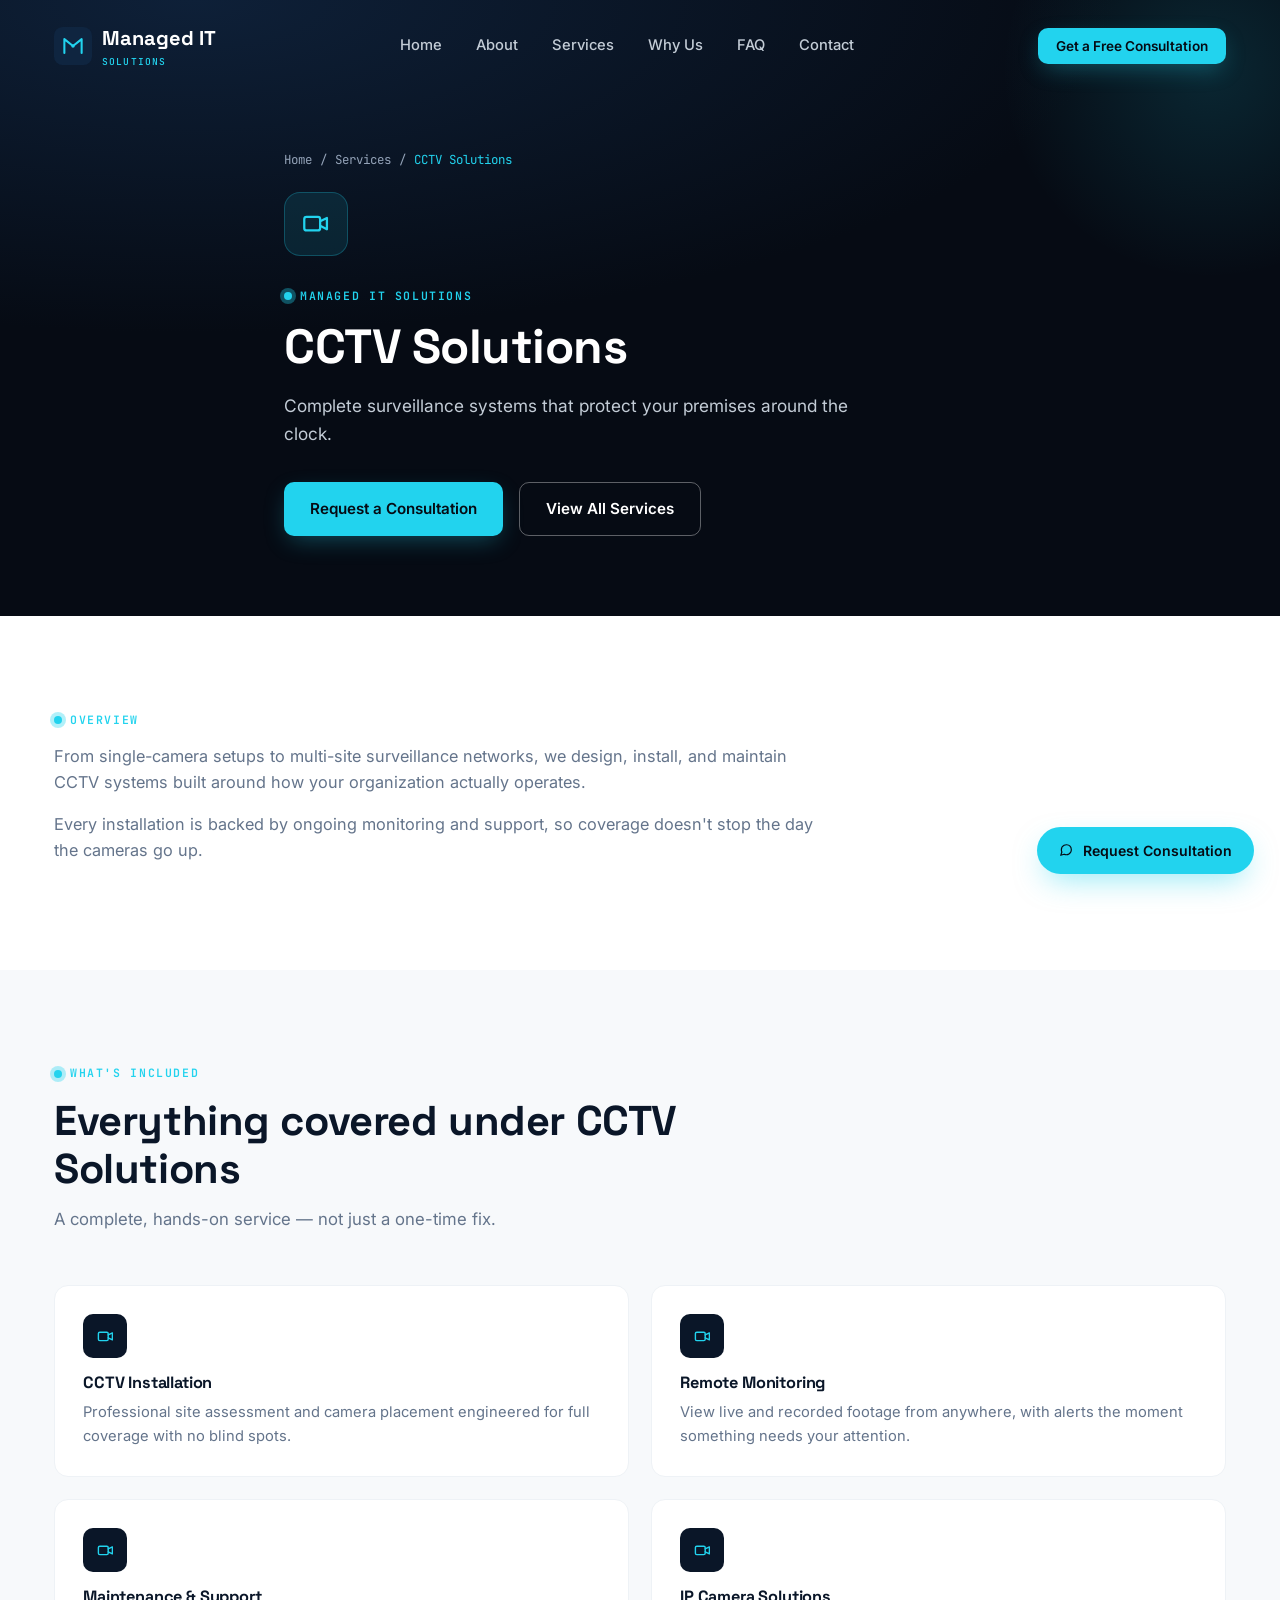
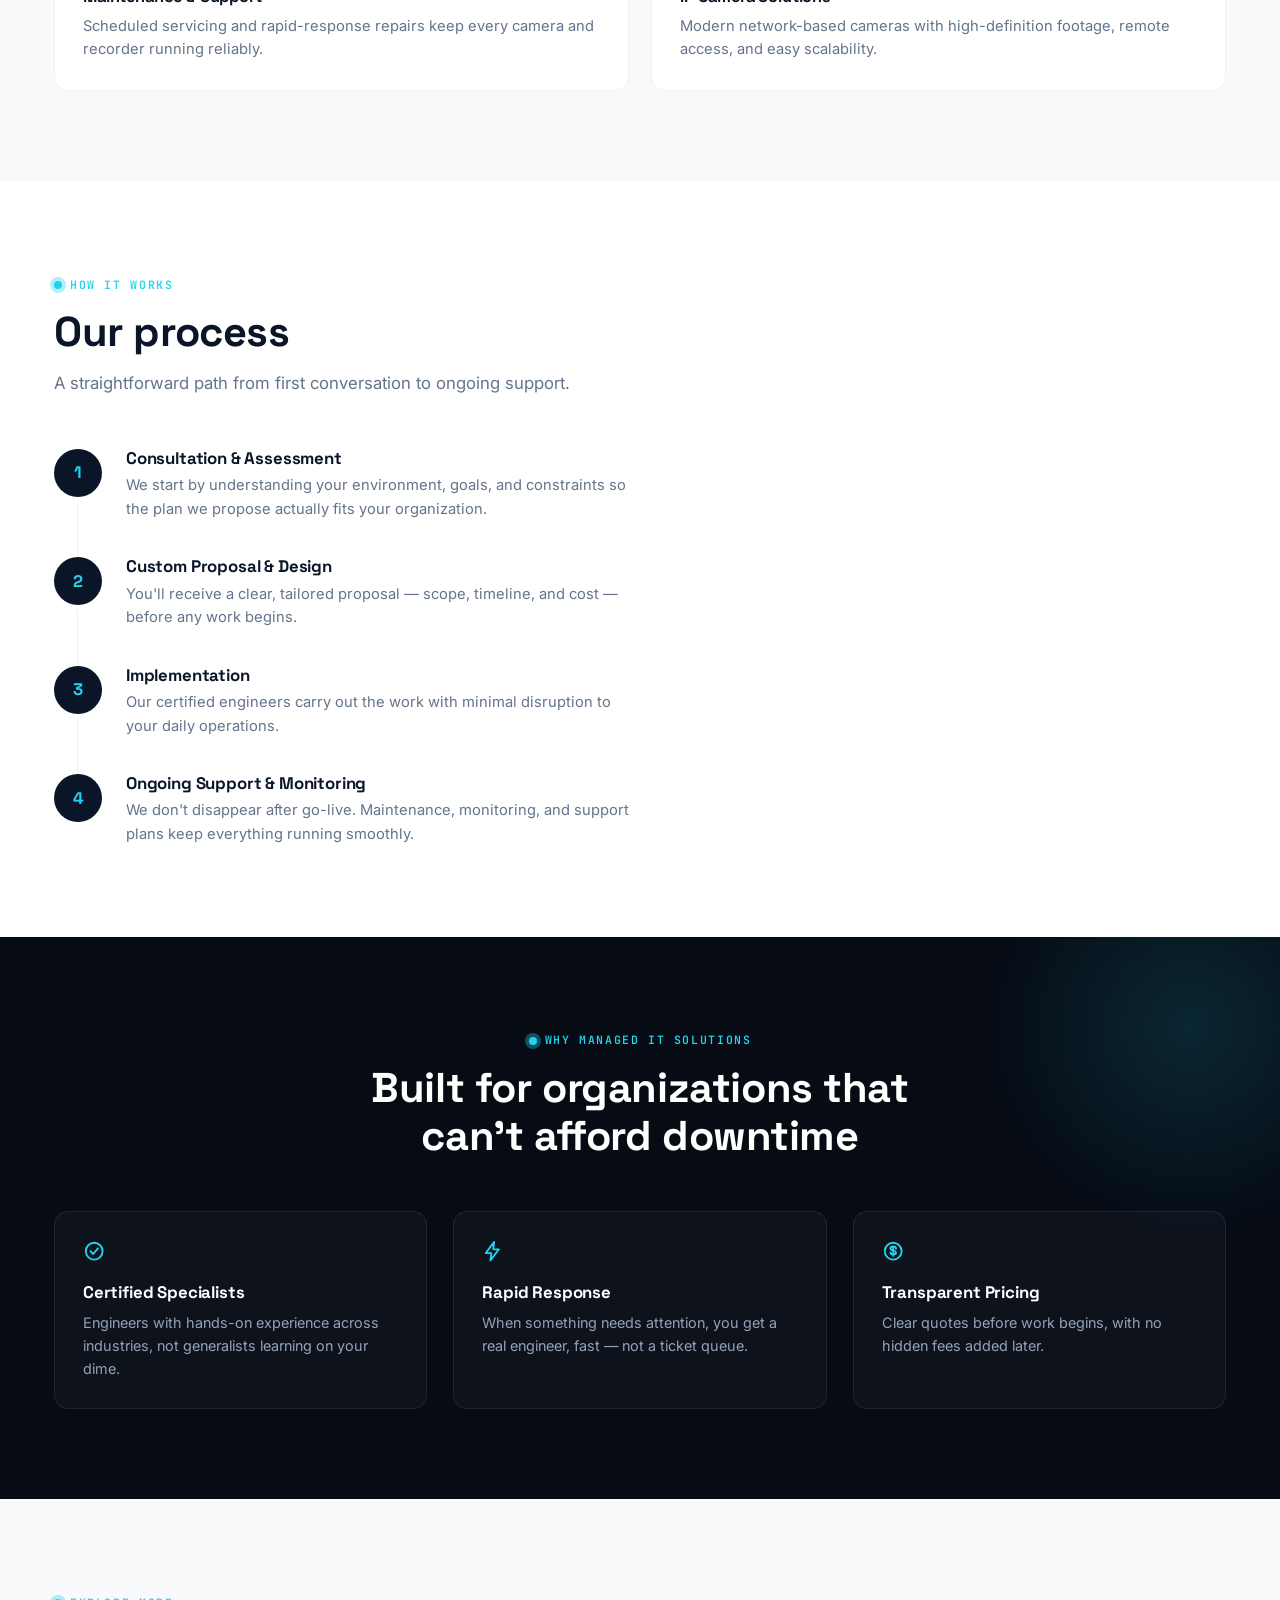
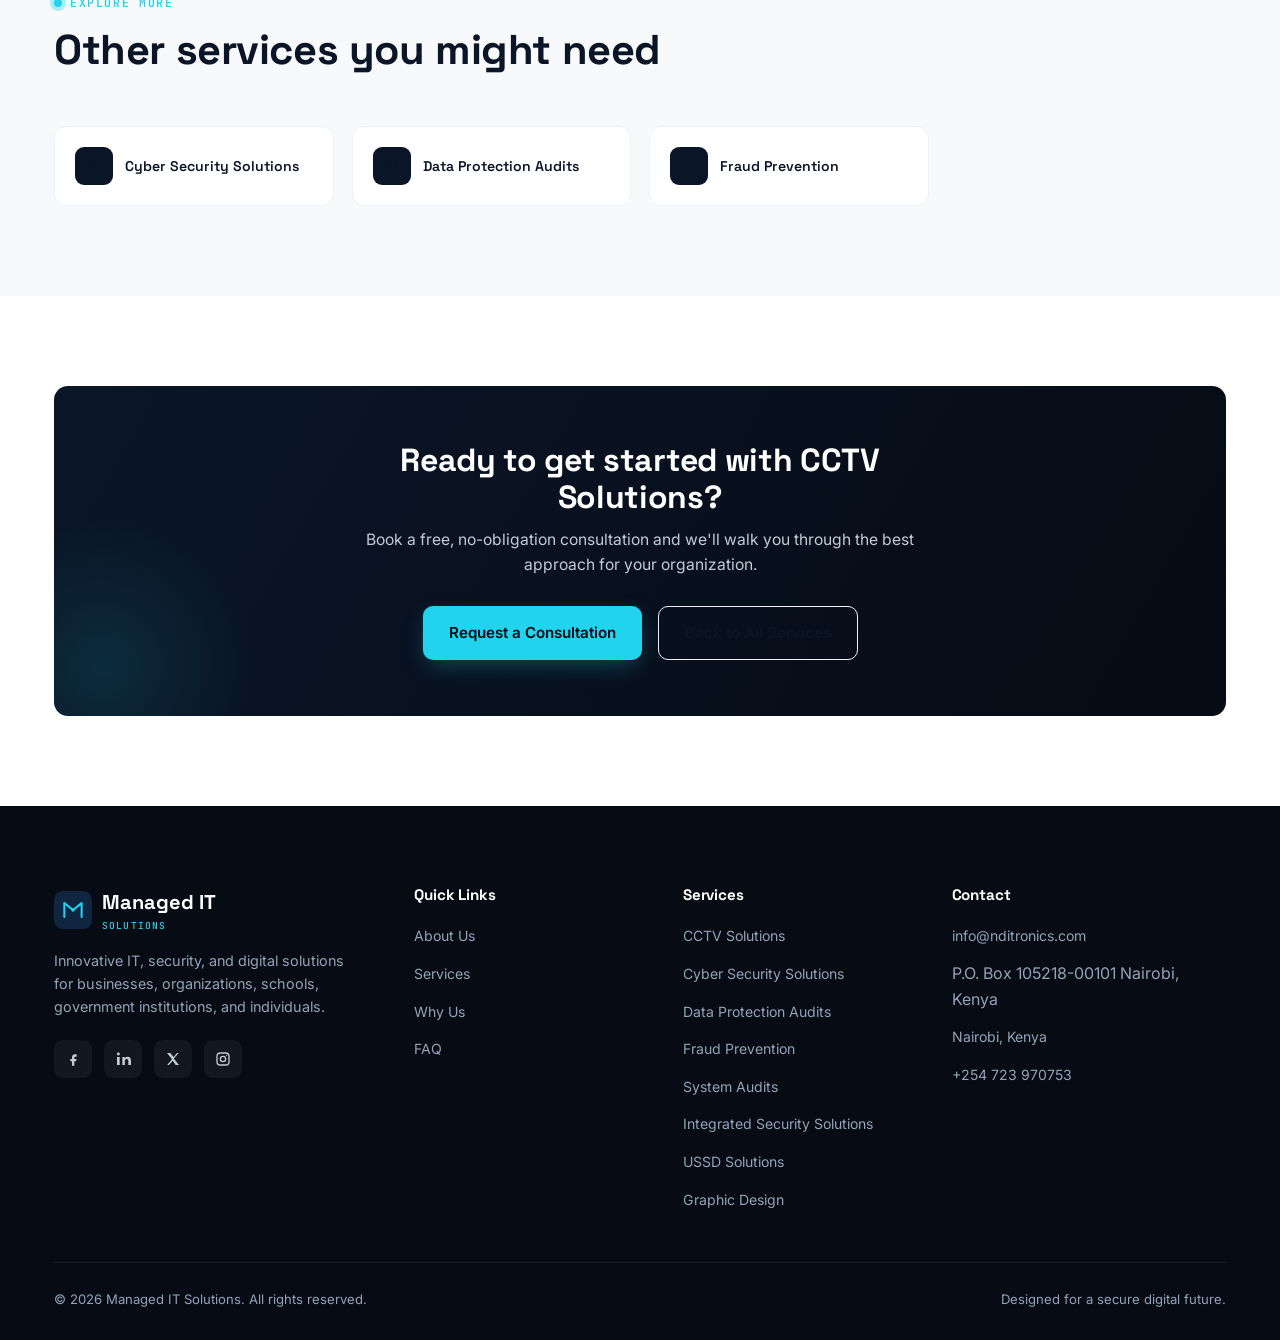
<file: services/cctv-solutions.html>
<!DOCTYPE html>
<html lang="en">
<head>
<meta charset="UTF-8">
<meta name="viewport" content="width=device-width, initial-scale=1.0, viewport-fit=cover">
<meta name="theme-color" content="#0a1628">
<title>CCTV Solutions | Managed IT Solutions</title>
<meta name="description" content="Professional CCTV installation, remote monitoring, IP camera solutions, and ongoing maintenance for businesses, schools, and institutions.">
<link rel="icon" type="image/svg+xml" href="../assets/favicon.svg">
<link rel="icon" type="image/png" sizes="32x32" href="../assets/favicon-32x32.png">
<link rel="icon" type="image/png" sizes="16x16" href="../assets/favicon-16x16.png">
<link rel="shortcut icon" href="../assets/favicon.ico">
<link rel="apple-touch-icon" sizes="180x180" href="../assets/apple-touch-icon.png">
<link rel="manifest" href="../assets/site.webmanifest">

<!-- IMPORTANT: replace https://www.YOURDOMAIN.com everywhere once you register a domain -->
<link rel="canonical" href="https://www.YOURDOMAIN.com/services/cctv-solutions.html">

<meta property="og:type" content="website">
<meta property="og:site_name" content="Managed IT Solutions">
<meta property="og:title" content="CCTV Solutions | Managed IT Solutions">
<meta property="og:description" content="Professional CCTV installation, remote monitoring, IP camera solutions, and ongoing maintenance for businesses, schools, and institutions.">
<meta property="og:url" content="https://www.YOURDOMAIN.com/services/cctv-solutions.html">
<meta property="og:image" content="https://www.YOURDOMAIN.com/assets/og-image.png">
<meta property="og:image:width" content="1200">
<meta property="og:image:height" content="630">
<meta property="og:locale" content="en_KE">

<meta name="twitter:card" content="summary_large_image">
<meta name="twitter:title" content="CCTV Solutions | Managed IT Solutions">
<meta name="twitter:description" content="Professional CCTV installation, remote monitoring, IP camera solutions, and ongoing maintenance for businesses, schools, and institutions.">
<meta name="twitter:image" content="https://www.YOURDOMAIN.com/assets/og-image.png">

<script type="application/ld+json">
{
  "@context": "https://schema.org",
  "@type": "Service",
  "name": "CCTV Solutions",
  "description": "Professional CCTV installation, remote monitoring, IP camera solutions, and ongoing maintenance for businesses, schools, and institutions.",
  "url": "https://www.YOURDOMAIN.com/services/cctv-solutions.html",
  "provider": {
    "@type": "ProfessionalService",
    "name": "Managed IT Solutions",
    "email": "info@nditronics.com",
    "telephone": "+254723970753",
    "address": { "@type": "PostalAddress", "addressLocality": "Nairobi", "addressCountry": "KE" }
  },
  "areaServed": "Kenya"
}
</script>

<link rel="preconnect" href="https://fonts.googleapis.com">
<link rel="preconnect" href="https://fonts.gstatic.com" crossorigin>
<link href="https://fonts.googleapis.com/css2?family=Space+Grotesk:wght@500;600;700&family=Inter:wght@400;500;600;700&family=JetBrains+Mono:wght@400;500;600&display=swap" rel="stylesheet">
<link rel="stylesheet" href="../assets/styles.css">
</head>
<body>

<a href="#main" class="skip-link">Skip to content</a>
<div id="loader"><div class="loader-mark"><div class="loader-ring"></div><span>M</span></div></div>

<header id="siteHeader">
  <div class="container nav-wrap">
    <a href="../index.html#home" class="logo">
      <svg class="logo-mark" viewBox="0 0 44 44" fill="none" xmlns="http://www.w3.org/2000/svg">
        <rect width="44" height="44" rx="10" fill="#0F2540"/>
        <path d="M12 30V14L22 22L32 14V30" stroke="#22D3EE" stroke-width="2.4" stroke-linecap="round" stroke-linejoin="round"/>
        <circle cx="22" cy="22" r="2" fill="#22D3EE"/>
      </svg>
      <span>Managed IT<br><small>SOLUTIONS</small></span>
    </a>
    <nav class="nav-links" id="navLinks">
      <a href="../index.html#home">Home</a>
      <a href="../index.html#about">About</a>
      <a href="../index.html#services">Services</a>
      <a href="../index.html#why">Why Us</a>
      <a href="../index.html#faq">FAQ</a>
      <a href="../index.html#contact">Contact</a>
    </nav>
    <div class="nav-cta">
      <button type="button" class="btn btn-primary btn-sm" data-consult-trigger>Get a Free Consultation</button>
      <button class="nav-toggle" id="navToggle" aria-label="Toggle menu" aria-expanded="false"><span></span><span></span><span></span></button>
    </div>
  </div>
</header>

<main id="main">

<section class="service-hero">
  <div class="container service-hero-inner">
    <div class="breadcrumb reveal">
      <a href="../index.html#home">Home</a><span>/</span>
      <a href="../index.html#services">Services</a><span>/</span>
      <span class="current">CCTV Solutions</span>
    </div>
    <div class="service-hero-icon reveal"><svg class="icon" viewBox="0 0 24 24" fill="none" stroke="currentColor" stroke-width="2" stroke-linecap="round" stroke-linejoin="round"><rect x="2" y="6" width="14" height="12" rx="2"/><path d="M16 10l6-3v10l-6-3"/></svg></div>
    <div class="eyebrow reveal">Managed IT Solutions</div>
    <h1 class="reveal">CCTV Solutions</h1>
    <p class="reveal">Complete surveillance systems that protect your premises around the clock.</p>
    <div class="service-hero-actions reveal">
      <button type="button" class="btn btn-primary" data-consult-trigger data-service="CCTV Solutions">Request a Consultation</button>
      <a href="../index.html#services" class="btn btn-outline">View All Services</a>
    </div>
  </div>
</section>

<section>
  <div class="container">
    <div class="service-intro reveal">
      <div class="eyebrow">Overview</div>
      <p>From single-camera setups to multi-site surveillance networks, we design, install, and maintain CCTV systems built around how your organization actually operates.</p>
          <p>Every installation is backed by ongoing monitoring and support, so coverage doesn't stop the day the cameras go up.</p>
    </div>
  </div>
</section>

<section class="about-bg" style="background:var(--slate-50);">
  <div class="container">
    <div class="section-head reveal">
      <div class="eyebrow">What's Included</div>
      <h2>Everything covered under CCTV Solutions</h2>
      <p>A complete, hands-on service — not just a one-time fix.</p>
    </div>
    <div class="feature-grid">
      <div class="feature-card reveal">
        <div class="feature-card-icon"><svg class="icon" viewBox="0 0 24 24" fill="none" stroke="currentColor" stroke-width="2" stroke-linecap="round" stroke-linejoin="round"><rect x="2" y="6" width="14" height="12" rx="2"/><path d="M16 10l6-3v10l-6-3"/></svg></div>
        <h3>CCTV Installation</h3>
        <p>Professional site assessment and camera placement engineered for full coverage with no blind spots.</p>
      </div>
      <div class="feature-card reveal">
        <div class="feature-card-icon"><svg class="icon" viewBox="0 0 24 24" fill="none" stroke="currentColor" stroke-width="2" stroke-linecap="round" stroke-linejoin="round"><rect x="2" y="6" width="14" height="12" rx="2"/><path d="M16 10l6-3v10l-6-3"/></svg></div>
        <h3>Remote Monitoring</h3>
        <p>View live and recorded footage from anywhere, with alerts the moment something needs your attention.</p>
      </div>
      <div class="feature-card reveal">
        <div class="feature-card-icon"><svg class="icon" viewBox="0 0 24 24" fill="none" stroke="currentColor" stroke-width="2" stroke-linecap="round" stroke-linejoin="round"><rect x="2" y="6" width="14" height="12" rx="2"/><path d="M16 10l6-3v10l-6-3"/></svg></div>
        <h3>Maintenance & Support</h3>
        <p>Scheduled servicing and rapid-response repairs keep every camera and recorder running reliably.</p>
      </div>
      <div class="feature-card reveal">
        <div class="feature-card-icon"><svg class="icon" viewBox="0 0 24 24" fill="none" stroke="currentColor" stroke-width="2" stroke-linecap="round" stroke-linejoin="round"><rect x="2" y="6" width="14" height="12" rx="2"/><path d="M16 10l6-3v10l-6-3"/></svg></div>
        <h3>IP Camera Solutions</h3>
        <p>Modern network-based cameras with high-definition footage, remote access, and easy scalability.</p>
      </div>
    </div>
  </div>
</section>

<section>
  <div class="container">
    <div class="section-head reveal">
      <div class="eyebrow">How It Works</div>
      <h2>Our process</h2>
      <p>A straightforward path from first conversation to ongoing support.</p>
    </div>
    <div class="process-list">
      <div class="process-step reveal">
        <div class="process-num">1</div>
        <div>
          <h3>Consultation & Assessment</h3>
          <p>We start by understanding your environment, goals, and constraints so the plan we propose actually fits your organization.</p>
        </div>
      </div>
      <div class="process-step reveal">
        <div class="process-num">2</div>
        <div>
          <h3>Custom Proposal & Design</h3>
          <p>You'll receive a clear, tailored proposal — scope, timeline, and cost — before any work begins.</p>
        </div>
      </div>
      <div class="process-step reveal">
        <div class="process-num">3</div>
        <div>
          <h3>Implementation</h3>
          <p>Our certified engineers carry out the work with minimal disruption to your daily operations.</p>
        </div>
      </div>
      <div class="process-step reveal">
        <div class="process-num">4</div>
        <div>
          <h3>Ongoing Support & Monitoring</h3>
          <p>We don't disappear after go-live. Maintenance, monitoring, and support plans keep everything running smoothly.</p>
        </div>
      </div>
    </div>
  </div>
</section>

<section class="why-band">
  <div class="container">
    <div class="section-head center reveal" style="margin-left:auto;margin-right:auto;">
      <div class="eyebrow" style="justify-content:center;">Why Managed IT Solutions</div>
      <h2>Built for organizations that can't afford downtime</h2>
    </div>
    <div class="why-grid">
      <div class="why-item reveal">
        <svg class="icon" viewBox="0 0 24 24" fill="none" stroke="currentColor" stroke-width="2" stroke-linecap="round" stroke-linejoin="round"><circle cx="12" cy="12" r="9"/><path d="M8 12l3 3 5-6"/></svg>
        <h3>Certified Specialists</h3>
        <p>Engineers with hands-on experience across industries, not generalists learning on your dime.</p>
      </div>
      <div class="why-item reveal">
        <svg class="icon" viewBox="0 0 24 24" fill="none" stroke="currentColor" stroke-width="2" stroke-linecap="round" stroke-linejoin="round"><path d="M13 2L4 14h6l-1 8 9-12h-6l1-8z"/></svg>
        <h3>Rapid Response</h3>
        <p>When something needs attention, you get a real engineer, fast — not a ticket queue.</p>
      </div>
      <div class="why-item reveal">
        <svg class="icon" viewBox="0 0 24 24" fill="none" stroke="currentColor" stroke-width="2" stroke-linecap="round" stroke-linejoin="round"><circle cx="12" cy="12" r="9"/><path d="M12 7v10M15 9.5c0-1.4-1.3-2.5-3-2.5s-3 .9-3 2.2c0 3 6 1.4 6 4.3 0 1.3-1.3 2.2-3 2.2s-3-1.1-3-2.5"/></svg>
        <h3>Transparent Pricing</h3>
        <p>Clear quotes before work begins, with no hidden fees added later.</p>
      </div>
    </div>
  </div>
</section>

<section class="about-bg" style="background:var(--slate-50);">
  <div class="container">
    <div class="section-head reveal">
      <div class="eyebrow">Explore More</div>
      <h2>Other services you might need</h2>
    </div>
    <div class="related-grid">
      <a class="related-card" href="cyber-security-solutions.html" target="_blank" rel="noopener noreferrer">
        <span class="related-card-icon"><svg class="icon" viewBox="0 0 24 24" fill="none" stroke="currentColor" stroke-width="2" stroke-linecap="round" stroke-linejoin="round"><path d="M12 2l8 4v6c0 5-3.5 8.5-8 10-4.5-1.5-8-5-8-10V6l8-4z"/><path d="M9 12l2 2 4-4"/></svg></span>
        <span>Cyber Security Solutions</span>
      </a>
      <a class="related-card" href="data-protection-audits.html" target="_blank" rel="noopener noreferrer">
        <span class="related-card-icon"><svg class="icon" viewBox="0 0 24 24" fill="none" stroke="currentColor" stroke-width="2" stroke-linecap="round" stroke-linejoin="round"><ellipse cx="12" cy="5" rx="8" ry="3"/><path d="M4 5v14c0 1.7 3.6 3 8 3s8-1.3 8-3V5"/><path d="M4 12c0 1.7 3.6 3 8 3s8-1.3 8-3"/></svg></span>
        <span>Data Protection Audits</span>
      </a>
      <a class="related-card" href="fraud-prevention.html" target="_blank" rel="noopener noreferrer">
        <span class="related-card-icon"><svg class="icon" viewBox="0 0 24 24" fill="none" stroke="currentColor" stroke-width="2" stroke-linecap="round" stroke-linejoin="round"><path d="M12 2l8 4v6c0 5-3.5 8.5-8 10-4.5-1.5-8-5-8-10V6l8-4z"/><line x1="12" y1="8" x2="12" y2="13"/><circle cx="12" cy="16" r="0.6" fill="currentColor" stroke="none"/></svg></span>
        <span>Fraud Prevention</span>
      </a>
    </div>
  </div>
</section>

<section>
  <div class="container">
    <div class="cta-band reveal">
      <div class="cta-band-inner">
        <h2>Ready to get started with CCTV Solutions?</h2>
        <p>Book a free, no-obligation consultation and we'll walk you through the best approach for your organization.</p>
        <div class="cta-band-actions">
          <button type="button" class="btn btn-primary" data-consult-trigger data-service="CCTV Solutions">Request a Consultation</button>
          <a href="../index.html#services" class="btn btn-outline-dark">Back to All Services</a>
        </div>
      </div>
    </div>
  </div>
</section>

</main>

<footer>
  <div class="container">
    <div class="footer-grid">
      <div class="footer-brand">
        <a href="../index.html#home" class="logo"><svg class="logo-mark" viewBox="0 0 44 44" fill="none" xmlns="http://www.w3.org/2000/svg"><rect width="44" height="44" rx="10" fill="#0F2540"/><path d="M12 30V14L22 22L32 14V30" stroke="#22D3EE" stroke-width="2.4" stroke-linecap="round" stroke-linejoin="round"/><circle cx="22" cy="22" r="2" fill="#22D3EE"/></svg><span>Managed IT<br><small>SOLUTIONS</small></span></a>
        <p>Innovative IT, security, and digital solutions for businesses, organizations, schools, government institutions, and individuals.</p>
        <div class="social-row">
          <a href="https://www.facebook.com/nditronicsltd/" target="_blank" rel="noopener noreferrer" aria-label="Facebook"><svg class="icon" viewBox="0 0 24 24" fill="none" stroke="currentColor" stroke-width="2" stroke-linecap="round" stroke-linejoin="round"><path d="M15 8.5h2.5V5h-2.5c-2.5 0-4.5 2-4.5 4.5V12H8v3.5h2.5V22H14v-6.5h2.7l.5-3.5H14v-2c0-.8.7-1.5 1.5-1.5z" fill="currentColor" stroke="none"/></svg></a>
          <a href="https://www.linkedin.com/company/nditronics/" target="_blank" rel="noopener noreferrer" aria-label="LinkedIn"><svg class="icon" viewBox="0 0 24 24" fill="none" stroke="currentColor" stroke-width="2" stroke-linecap="round" stroke-linejoin="round"><rect x="3" y="9" width="4" height="12" fill="currentColor" stroke="none"/><circle cx="5" cy="4.5" r="2.2" fill="currentColor" stroke="none"/><path d="M11 9h3.6v2c.6-1.1 1.9-2.3 4-2.3 4.3 0 5.4 2.5 5.4 6.5V21H20v-5.3c0-1.6 0-3.7-2.4-3.7s-2.8 1.7-2.8 3.6V21H11z" fill="currentColor" stroke="none"/></svg></a>
          <a href="https://x.com/nditronicsltd" target="_blank" rel="noopener noreferrer" aria-label="X"><svg class="icon" viewBox="0 0 24 24" fill="none" stroke="currentColor" stroke-width="2" stroke-linecap="round" stroke-linejoin="round"><path d="M3 3l7.5 9.5L3.3 21H6l5.6-6.3L16 21h5l-7.8-9.9L20.5 3H18l-5.2 5.9L8 3z" fill="currentColor" stroke="none"/></svg></a>
          <a href="#" target="_blank" rel="noopener noreferrer" aria-label="Instagram"><svg class="icon" viewBox="0 0 24 24" fill="none" stroke="currentColor" stroke-width="2" stroke-linecap="round" stroke-linejoin="round"><rect x="3" y="3" width="18" height="18" rx="5"/><circle cx="12" cy="12" r="4"/><circle cx="17.5" cy="6.5" r="1" fill="currentColor" stroke="none"/></svg></a>
        </div>
      </div>
      <div class="footer-col">
        <h4>Quick Links</h4>
        <ul>
          <li><a href="../index.html#about">About Us</a></li>
          <li><a href="../index.html#services">Services</a></li>
          <li><a href="../index.html#why">Why Us</a></li>
          <li><a href="../index.html#faq">FAQ</a></li>
        </ul>
      </div>
      <div class="footer-col">
        <h4>Services</h4>
        <ul>
          <li><a href="cctv-solutions.html" target="_blank" rel="noopener noreferrer">CCTV Solutions</a></li>
          <li><a href="cyber-security-solutions.html" target="_blank" rel="noopener noreferrer">Cyber Security Solutions</a></li>
          <li><a href="data-protection-audits.html" target="_blank" rel="noopener noreferrer">Data Protection Audits</a></li>
          <li><a href="fraud-prevention.html" target="_blank" rel="noopener noreferrer">Fraud Prevention</a></li>
          <li><a href="system-audits.html" target="_blank" rel="noopener noreferrer">System Audits</a></li>
          <li><a href="integrated-security-solutions.html" target="_blank" rel="noopener noreferrer">Integrated Security Solutions</a></li>
          <li><a href="ussd-solutions.html" target="_blank" rel="noopener noreferrer">USSD Solutions</a></li>
          <li><a href="graphic-design.html" target="_blank" rel="noopener noreferrer">Graphic Design</a></li>
        </ul>
      </div>
      <div class="footer-col">
        <h4>Contact</h4>
        <ul>
          <li><a href="mailto:info@nditronics.com">info@nditronics.com</a></li>
          <li>P.O. Box 105218-00101 Nairobi, Kenya</li>
<li><a href="../index.html#contact">Nairobi, Kenya</a></li>
          <li><a href="tel:+254723970753">+254 723 970753</a></li>
        </ul>
      </div>
    </div>
    <div class="footer-bottom">
      <span>© 2026 Managed IT Solutions. All rights reserved.</span>
      <span>Designed for a secure digital future.</span>
    </div>
  </div>
</footer>

<button type="button" class="float-cta" data-consult-trigger><svg class="icon" viewBox="0 0 24 24" fill="none" stroke="currentColor" stroke-width="2" stroke-linecap="round" stroke-linejoin="round"><path d="M21 11.5a8.4 8.4 0 01-.9 3.8 8.5 8.5 0 01-7.6 4.7 8.4 8.4 0 01-3.8-.9L3 21l1.9-5.7a8.4 8.4 0 01-.9-3.8 8.5 8.5 0 014.7-7.6 8.4 8.4 0 013.8-.9h.5a8.5 8.5 0 018 8v.5z"/></svg><span>Request Consultation</span></button>
<button id="scrollTop" aria-label="Scroll to top"><svg class="icon" viewBox="0 0 24 24" fill="none" stroke="currentColor" stroke-width="2" stroke-linecap="round" stroke-linejoin="round"><line x1="12" y1="19" x2="12" y2="5"/><path d="M5 12l7-7 7 7"/></svg></button>

<div class="contact-modal-overlay" id="contactModalOverlay">
  <div class="contact-modal" role="dialog" aria-modal="true" aria-labelledby="contactModalTitle">
    <button type="button" class="contact-modal-close" id="contactModalClose" aria-label="Close">
      <svg class="icon" viewBox="0 0 24 24" fill="none" stroke="currentColor" stroke-width="2" stroke-linecap="round" stroke-linejoin="round"><line x1="6" y1="6" x2="18" y2="18"/><line x1="6" y1="18" x2="18" y2="6"/></svg>
    </button>
    <h3 id="contactModalTitle">How would you like to reach us?</h3>
    <p id="contactModalSubtitle">Choose how you'd like to start the conversation.</p>
    <div class="contact-modal-actions">
      <button type="button" class="contact-modal-btn gmail" id="contactModalGmail">
        <span class="contact-modal-icon gmail-icon"><svg viewBox="0 0 24 24" fill="none" stroke="currentColor" stroke-width="2" stroke-linecap="round" stroke-linejoin="round"><rect x="2" y="4" width="20" height="16" rx="2"/><path d="M2 6l10 7 10-7"/></svg></span>
        <span class="contact-modal-btn-text">
          <strong>Email via Gmail</strong>
          <small>Opens a pre-filled message to info@nditronics.com</small>
        </span>
      </button>
      <button type="button" class="contact-modal-btn whatsapp" id="contactModalWhatsapp">
        <span class="contact-modal-icon whatsapp-icon"><svg viewBox="0 0 24 24" fill="none" stroke="currentColor" stroke-width="2" stroke-linecap="round" stroke-linejoin="round"><path d="M21 11.5a8.4 8.4 0 01-.9 3.8 8.5 8.5 0 01-7.6 4.7 8.4 8.4 0 01-3.8-.9L3 21l1.9-5.7a8.4 8.4 0 01-.9-3.8 8.5 8.5 0 014.7-7.6 8.4 8.4 0 013.8-.9h.5a8.5 8.5 0 018 8v.5z"/></svg></span>
        <span class="contact-modal-btn-text">
          <strong>Message on WhatsApp</strong>
          <small>Opens a pre-filled chat to +254 723 970753</small>
        </span>
      </button>
      <button type="button" class="contact-modal-btn sms" id="contactModalSms">
        <span class="contact-modal-icon sms-icon"><svg viewBox="0 0 24 24" fill="none" stroke="currentColor" stroke-width="2" stroke-linecap="round" stroke-linejoin="round"><path d="M21 15a2 2 0 01-2 2H7l-4 4V5a2 2 0 012-2h14a2 2 0 012 2v10z"/></svg></span>
        <span class="contact-modal-btn-text">
          <strong>Send an SMS</strong>
          <small>Opens a pre-filled text message to +254 723 970753</small>
        </span>
      </button>
    </div>
    <p class="contact-modal-note">These open Gmail, WhatsApp, or your messaging app with your message ready — just hit send.</p>
  </div>
</div>

<script src="../assets/site.js"></script>
</body>
</html>
</file>
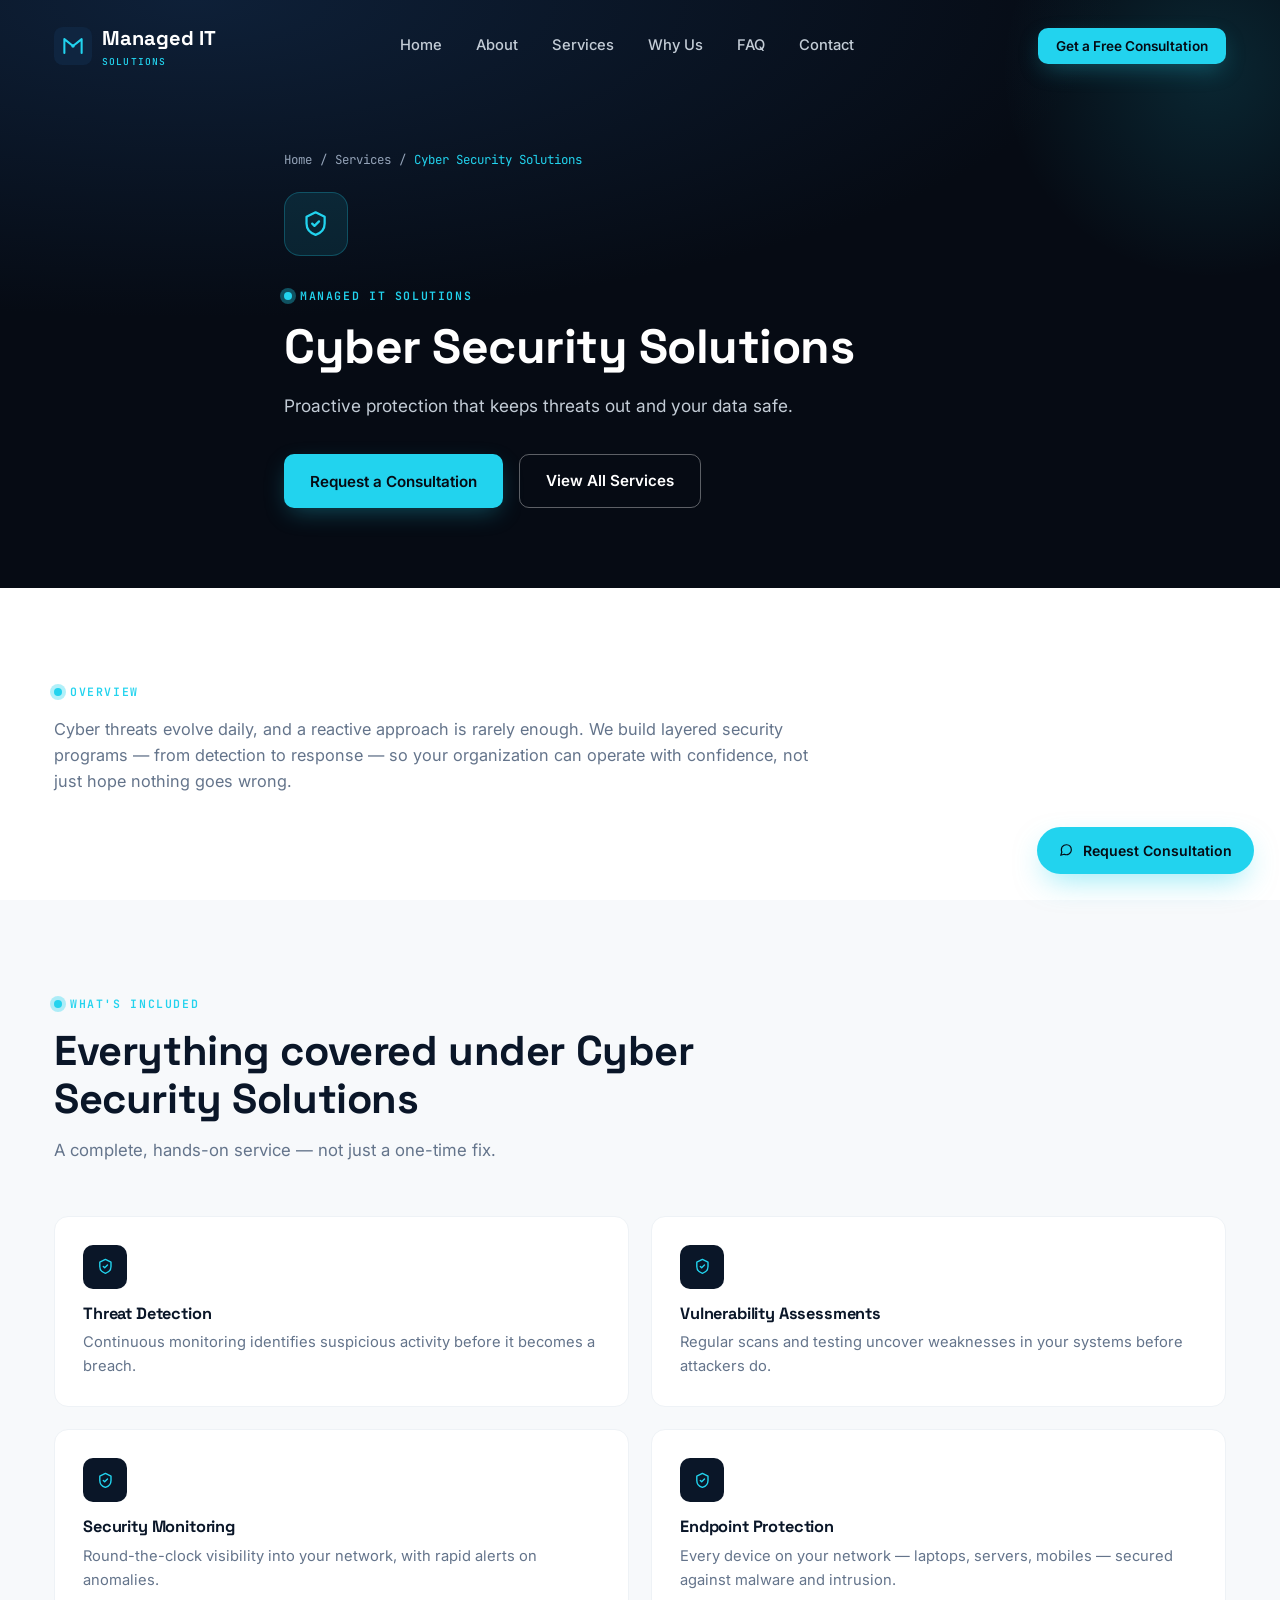
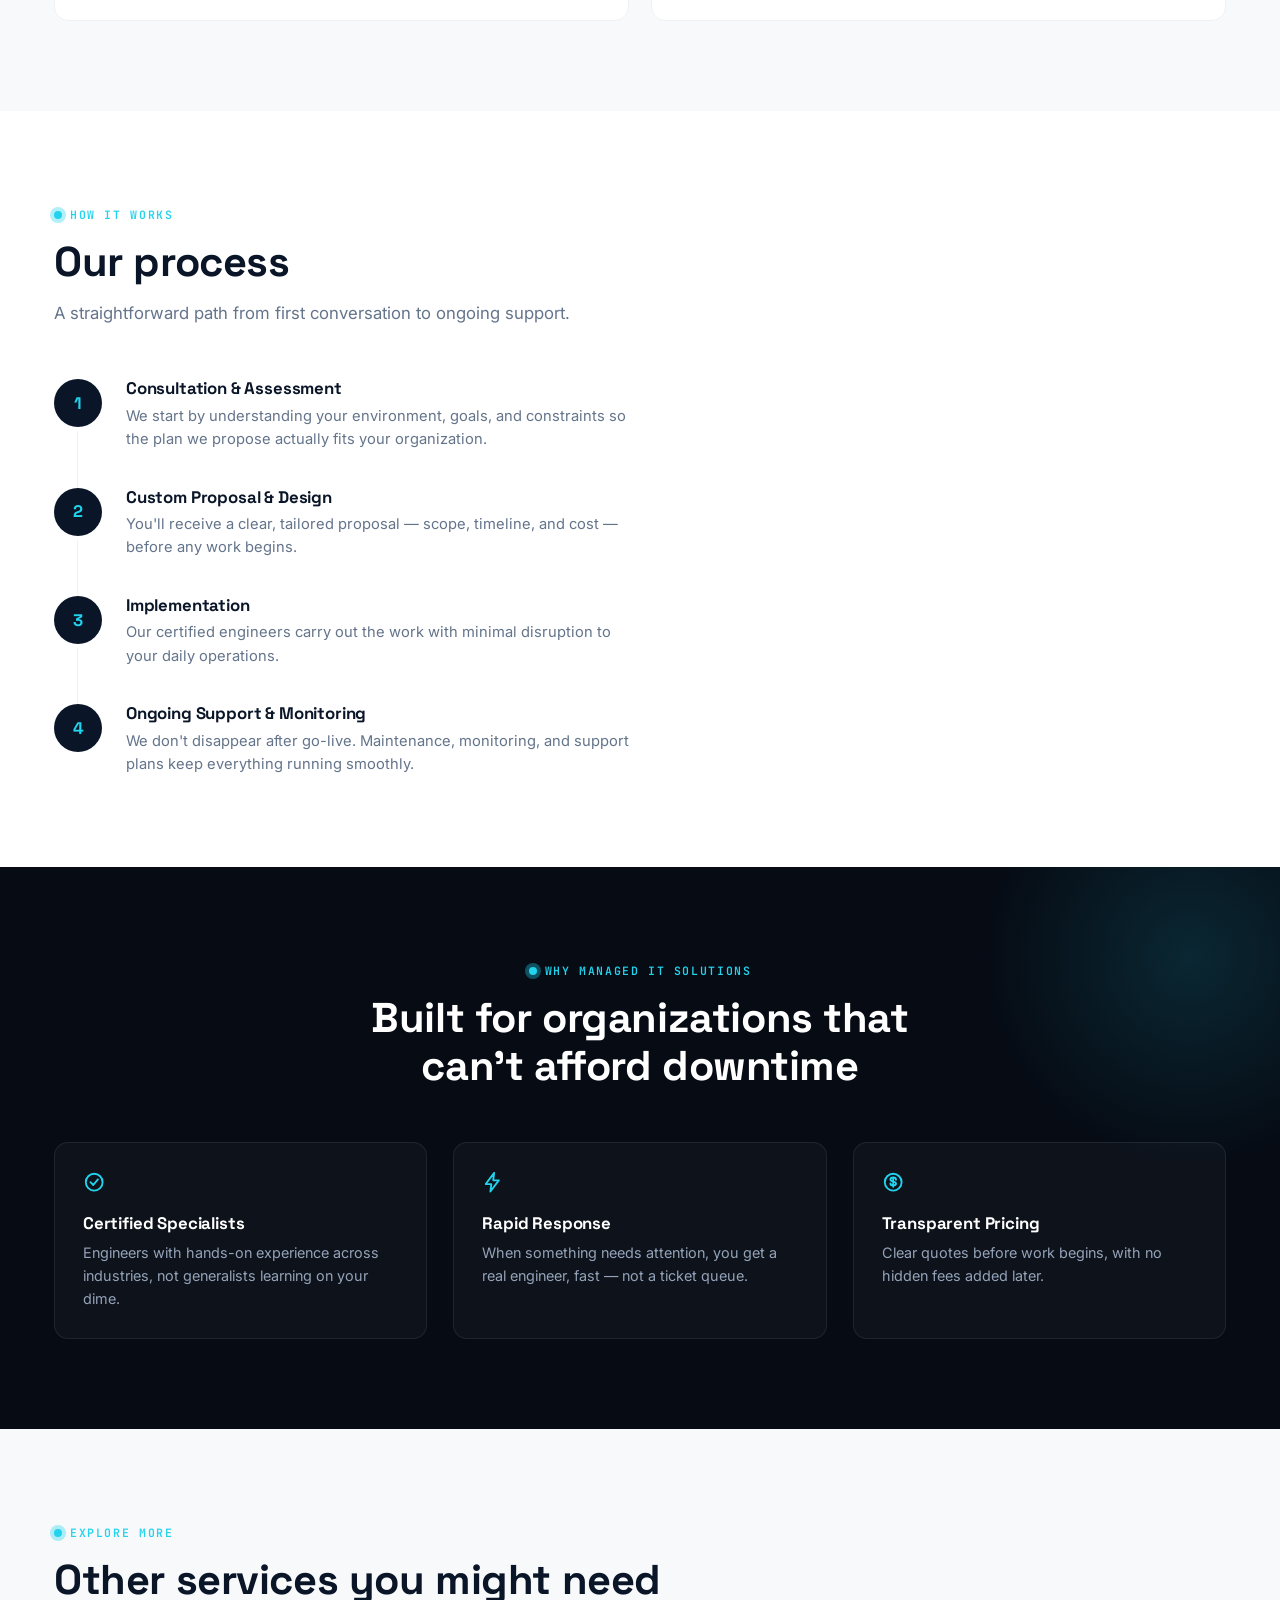
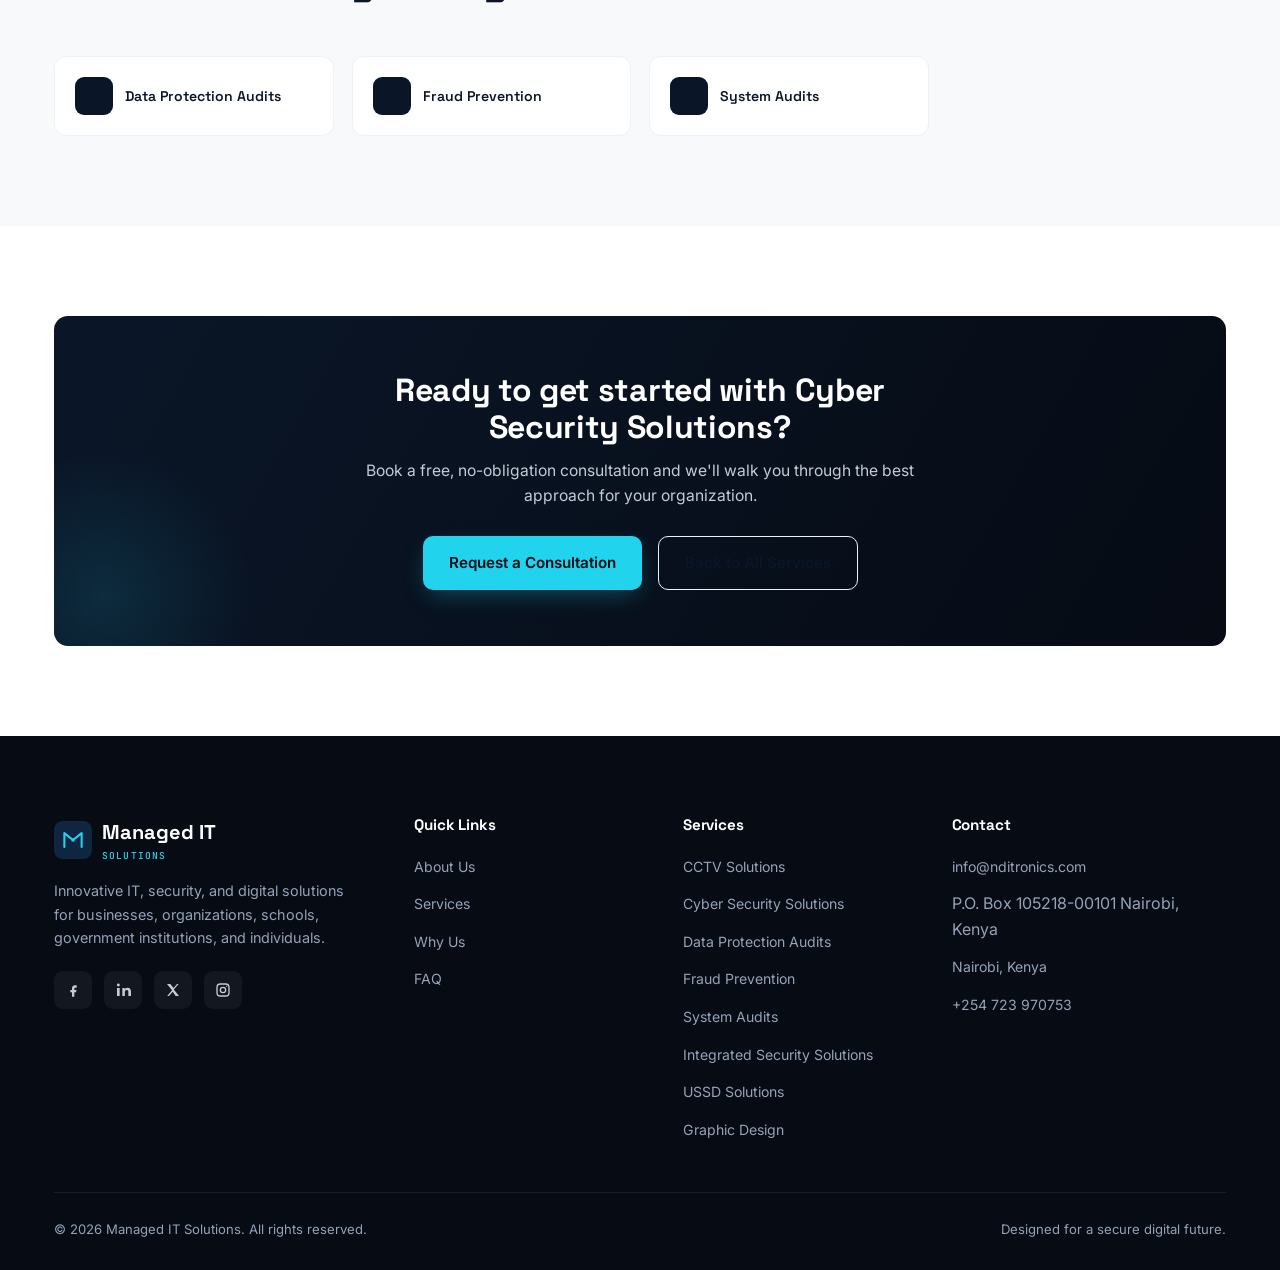
<file: services/cyber-security-solutions.html>
<!DOCTYPE html>
<html lang="en">
<head>
<meta charset="UTF-8">
<meta name="viewport" content="width=device-width, initial-scale=1.0, viewport-fit=cover">
<meta name="theme-color" content="#0a1628">
<title>Cyber Security Solutions | Managed IT Solutions</title>
<meta name="description" content="Threat detection, vulnerability assessments, security monitoring, and endpoint protection for businesses and institutions.">
<link rel="icon" type="image/svg+xml" href="../assets/favicon.svg">
<link rel="icon" type="image/png" sizes="32x32" href="../assets/favicon-32x32.png">
<link rel="icon" type="image/png" sizes="16x16" href="../assets/favicon-16x16.png">
<link rel="shortcut icon" href="../assets/favicon.ico">
<link rel="apple-touch-icon" sizes="180x180" href="../assets/apple-touch-icon.png">
<link rel="manifest" href="../assets/site.webmanifest">

<!-- IMPORTANT: replace https://www.YOURDOMAIN.com everywhere once you register a domain -->
<link rel="canonical" href="https://www.YOURDOMAIN.com/services/cyber-security-solutions.html">

<meta property="og:type" content="website">
<meta property="og:site_name" content="Managed IT Solutions">
<meta property="og:title" content="Cyber Security Solutions | Managed IT Solutions">
<meta property="og:description" content="Threat detection, vulnerability assessments, security monitoring, and endpoint protection for businesses and institutions.">
<meta property="og:url" content="https://www.YOURDOMAIN.com/services/cyber-security-solutions.html">
<meta property="og:image" content="https://www.YOURDOMAIN.com/assets/og-image.png">
<meta property="og:image:width" content="1200">
<meta property="og:image:height" content="630">
<meta property="og:locale" content="en_KE">

<meta name="twitter:card" content="summary_large_image">
<meta name="twitter:title" content="Cyber Security Solutions | Managed IT Solutions">
<meta name="twitter:description" content="Threat detection, vulnerability assessments, security monitoring, and endpoint protection for businesses and institutions.">
<meta name="twitter:image" content="https://www.YOURDOMAIN.com/assets/og-image.png">

<script type="application/ld+json">
{
  "@context": "https://schema.org",
  "@type": "Service",
  "name": "Cyber Security Solutions",
  "description": "Threat detection, vulnerability assessments, security monitoring, and endpoint protection for businesses and institutions.",
  "url": "https://www.YOURDOMAIN.com/services/cyber-security-solutions.html",
  "provider": {
    "@type": "ProfessionalService",
    "name": "Managed IT Solutions",
    "email": "info@nditronics.com",
    "telephone": "+254723970753",
    "address": { "@type": "PostalAddress", "addressLocality": "Nairobi", "addressCountry": "KE" }
  },
  "areaServed": "Kenya"
}
</script>

<link rel="preconnect" href="https://fonts.googleapis.com">
<link rel="preconnect" href="https://fonts.gstatic.com" crossorigin>
<link href="https://fonts.googleapis.com/css2?family=Space+Grotesk:wght@500;600;700&family=Inter:wght@400;500;600;700&family=JetBrains+Mono:wght@400;500;600&display=swap" rel="stylesheet">
<link rel="stylesheet" href="../assets/styles.css">
</head>
<body>

<a href="#main" class="skip-link">Skip to content</a>
<div id="loader"><div class="loader-mark"><div class="loader-ring"></div><span>M</span></div></div>

<header id="siteHeader">
  <div class="container nav-wrap">
    <a href="../index.html#home" class="logo">
      <svg class="logo-mark" viewBox="0 0 44 44" fill="none" xmlns="http://www.w3.org/2000/svg">
        <rect width="44" height="44" rx="10" fill="#0F2540"/>
        <path d="M12 30V14L22 22L32 14V30" stroke="#22D3EE" stroke-width="2.4" stroke-linecap="round" stroke-linejoin="round"/>
        <circle cx="22" cy="22" r="2" fill="#22D3EE"/>
      </svg>
      <span>Managed IT<br><small>SOLUTIONS</small></span>
    </a>
    <nav class="nav-links" id="navLinks">
      <a href="../index.html#home">Home</a>
      <a href="../index.html#about">About</a>
      <a href="../index.html#services">Services</a>
      <a href="../index.html#why">Why Us</a>
      <a href="../index.html#faq">FAQ</a>
      <a href="../index.html#contact">Contact</a>
    </nav>
    <div class="nav-cta">
      <button type="button" class="btn btn-primary btn-sm" data-consult-trigger>Get a Free Consultation</button>
      <button class="nav-toggle" id="navToggle" aria-label="Toggle menu" aria-expanded="false"><span></span><span></span><span></span></button>
    </div>
  </div>
</header>

<main id="main">

<section class="service-hero">
  <div class="container service-hero-inner">
    <div class="breadcrumb reveal">
      <a href="../index.html#home">Home</a><span>/</span>
      <a href="../index.html#services">Services</a><span>/</span>
      <span class="current">Cyber Security Solutions</span>
    </div>
    <div class="service-hero-icon reveal"><svg class="icon" viewBox="0 0 24 24" fill="none" stroke="currentColor" stroke-width="2" stroke-linecap="round" stroke-linejoin="round"><path d="M12 2l8 4v6c0 5-3.5 8.5-8 10-4.5-1.5-8-5-8-10V6l8-4z"/><path d="M9 12l2 2 4-4"/></svg></div>
    <div class="eyebrow reveal">Managed IT Solutions</div>
    <h1 class="reveal">Cyber Security Solutions</h1>
    <p class="reveal">Proactive protection that keeps threats out and your data safe.</p>
    <div class="service-hero-actions reveal">
      <button type="button" class="btn btn-primary" data-consult-trigger data-service="Cyber Security Solutions">Request a Consultation</button>
      <a href="../index.html#services" class="btn btn-outline">View All Services</a>
    </div>
  </div>
</section>

<section>
  <div class="container">
    <div class="service-intro reveal">
      <div class="eyebrow">Overview</div>
      <p>Cyber threats evolve daily, and a reactive approach is rarely enough. We build layered security programs — from detection to response — so your organization can operate with confidence, not just hope nothing goes wrong.</p>
    </div>
  </div>
</section>

<section class="about-bg" style="background:var(--slate-50);">
  <div class="container">
    <div class="section-head reveal">
      <div class="eyebrow">What's Included</div>
      <h2>Everything covered under Cyber Security Solutions</h2>
      <p>A complete, hands-on service — not just a one-time fix.</p>
    </div>
    <div class="feature-grid">
      <div class="feature-card reveal">
        <div class="feature-card-icon"><svg class="icon" viewBox="0 0 24 24" fill="none" stroke="currentColor" stroke-width="2" stroke-linecap="round" stroke-linejoin="round"><path d="M12 2l8 4v6c0 5-3.5 8.5-8 10-4.5-1.5-8-5-8-10V6l8-4z"/><path d="M9 12l2 2 4-4"/></svg></div>
        <h3>Threat Detection</h3>
        <p>Continuous monitoring identifies suspicious activity before it becomes a breach.</p>
      </div>
      <div class="feature-card reveal">
        <div class="feature-card-icon"><svg class="icon" viewBox="0 0 24 24" fill="none" stroke="currentColor" stroke-width="2" stroke-linecap="round" stroke-linejoin="round"><path d="M12 2l8 4v6c0 5-3.5 8.5-8 10-4.5-1.5-8-5-8-10V6l8-4z"/><path d="M9 12l2 2 4-4"/></svg></div>
        <h3>Vulnerability Assessments</h3>
        <p>Regular scans and testing uncover weaknesses in your systems before attackers do.</p>
      </div>
      <div class="feature-card reveal">
        <div class="feature-card-icon"><svg class="icon" viewBox="0 0 24 24" fill="none" stroke="currentColor" stroke-width="2" stroke-linecap="round" stroke-linejoin="round"><path d="M12 2l8 4v6c0 5-3.5 8.5-8 10-4.5-1.5-8-5-8-10V6l8-4z"/><path d="M9 12l2 2 4-4"/></svg></div>
        <h3>Security Monitoring</h3>
        <p>Round-the-clock visibility into your network, with rapid alerts on anomalies.</p>
      </div>
      <div class="feature-card reveal">
        <div class="feature-card-icon"><svg class="icon" viewBox="0 0 24 24" fill="none" stroke="currentColor" stroke-width="2" stroke-linecap="round" stroke-linejoin="round"><path d="M12 2l8 4v6c0 5-3.5 8.5-8 10-4.5-1.5-8-5-8-10V6l8-4z"/><path d="M9 12l2 2 4-4"/></svg></div>
        <h3>Endpoint Protection</h3>
        <p>Every device on your network — laptops, servers, mobiles — secured against malware and intrusion.</p>
      </div>
    </div>
  </div>
</section>

<section>
  <div class="container">
    <div class="section-head reveal">
      <div class="eyebrow">How It Works</div>
      <h2>Our process</h2>
      <p>A straightforward path from first conversation to ongoing support.</p>
    </div>
    <div class="process-list">
      <div class="process-step reveal">
        <div class="process-num">1</div>
        <div>
          <h3>Consultation & Assessment</h3>
          <p>We start by understanding your environment, goals, and constraints so the plan we propose actually fits your organization.</p>
        </div>
      </div>
      <div class="process-step reveal">
        <div class="process-num">2</div>
        <div>
          <h3>Custom Proposal & Design</h3>
          <p>You'll receive a clear, tailored proposal — scope, timeline, and cost — before any work begins.</p>
        </div>
      </div>
      <div class="process-step reveal">
        <div class="process-num">3</div>
        <div>
          <h3>Implementation</h3>
          <p>Our certified engineers carry out the work with minimal disruption to your daily operations.</p>
        </div>
      </div>
      <div class="process-step reveal">
        <div class="process-num">4</div>
        <div>
          <h3>Ongoing Support & Monitoring</h3>
          <p>We don't disappear after go-live. Maintenance, monitoring, and support plans keep everything running smoothly.</p>
        </div>
      </div>
    </div>
  </div>
</section>

<section class="why-band">
  <div class="container">
    <div class="section-head center reveal" style="margin-left:auto;margin-right:auto;">
      <div class="eyebrow" style="justify-content:center;">Why Managed IT Solutions</div>
      <h2>Built for organizations that can't afford downtime</h2>
    </div>
    <div class="why-grid">
      <div class="why-item reveal">
        <svg class="icon" viewBox="0 0 24 24" fill="none" stroke="currentColor" stroke-width="2" stroke-linecap="round" stroke-linejoin="round"><circle cx="12" cy="12" r="9"/><path d="M8 12l3 3 5-6"/></svg>
        <h3>Certified Specialists</h3>
        <p>Engineers with hands-on experience across industries, not generalists learning on your dime.</p>
      </div>
      <div class="why-item reveal">
        <svg class="icon" viewBox="0 0 24 24" fill="none" stroke="currentColor" stroke-width="2" stroke-linecap="round" stroke-linejoin="round"><path d="M13 2L4 14h6l-1 8 9-12h-6l1-8z"/></svg>
        <h3>Rapid Response</h3>
        <p>When something needs attention, you get a real engineer, fast — not a ticket queue.</p>
      </div>
      <div class="why-item reveal">
        <svg class="icon" viewBox="0 0 24 24" fill="none" stroke="currentColor" stroke-width="2" stroke-linecap="round" stroke-linejoin="round"><circle cx="12" cy="12" r="9"/><path d="M12 7v10M15 9.5c0-1.4-1.3-2.5-3-2.5s-3 .9-3 2.2c0 3 6 1.4 6 4.3 0 1.3-1.3 2.2-3 2.2s-3-1.1-3-2.5"/></svg>
        <h3>Transparent Pricing</h3>
        <p>Clear quotes before work begins, with no hidden fees added later.</p>
      </div>
    </div>
  </div>
</section>

<section class="about-bg" style="background:var(--slate-50);">
  <div class="container">
    <div class="section-head reveal">
      <div class="eyebrow">Explore More</div>
      <h2>Other services you might need</h2>
    </div>
    <div class="related-grid">
      <a class="related-card" href="data-protection-audits.html" target="_blank" rel="noopener noreferrer">
        <span class="related-card-icon"><svg class="icon" viewBox="0 0 24 24" fill="none" stroke="currentColor" stroke-width="2" stroke-linecap="round" stroke-linejoin="round"><ellipse cx="12" cy="5" rx="8" ry="3"/><path d="M4 5v14c0 1.7 3.6 3 8 3s8-1.3 8-3V5"/><path d="M4 12c0 1.7 3.6 3 8 3s8-1.3 8-3"/></svg></span>
        <span>Data Protection Audits</span>
      </a>
      <a class="related-card" href="fraud-prevention.html" target="_blank" rel="noopener noreferrer">
        <span class="related-card-icon"><svg class="icon" viewBox="0 0 24 24" fill="none" stroke="currentColor" stroke-width="2" stroke-linecap="round" stroke-linejoin="round"><path d="M12 2l8 4v6c0 5-3.5 8.5-8 10-4.5-1.5-8-5-8-10V6l8-4z"/><line x1="12" y1="8" x2="12" y2="13"/><circle cx="12" cy="16" r="0.6" fill="currentColor" stroke="none"/></svg></span>
        <span>Fraud Prevention</span>
      </a>
      <a class="related-card" href="system-audits.html" target="_blank" rel="noopener noreferrer">
        <span class="related-card-icon"><svg class="icon" viewBox="0 0 24 24" fill="none" stroke="currentColor" stroke-width="2" stroke-linecap="round" stroke-linejoin="round"><rect x="5" y="4" width="14" height="17" rx="2"/><rect x="9" y="2" width="6" height="4" rx="1"/><path d="M9 13l2 2 4-4"/></svg></span>
        <span>System Audits</span>
      </a>
    </div>
  </div>
</section>

<section>
  <div class="container">
    <div class="cta-band reveal">
      <div class="cta-band-inner">
        <h2>Ready to get started with Cyber Security Solutions?</h2>
        <p>Book a free, no-obligation consultation and we'll walk you through the best approach for your organization.</p>
        <div class="cta-band-actions">
          <button type="button" class="btn btn-primary" data-consult-trigger data-service="Cyber Security Solutions">Request a Consultation</button>
          <a href="../index.html#services" class="btn btn-outline-dark">Back to All Services</a>
        </div>
      </div>
    </div>
  </div>
</section>

</main>

<footer>
  <div class="container">
    <div class="footer-grid">
      <div class="footer-brand">
        <a href="../index.html#home" class="logo"><svg class="logo-mark" viewBox="0 0 44 44" fill="none" xmlns="http://www.w3.org/2000/svg"><rect width="44" height="44" rx="10" fill="#0F2540"/><path d="M12 30V14L22 22L32 14V30" stroke="#22D3EE" stroke-width="2.4" stroke-linecap="round" stroke-linejoin="round"/><circle cx="22" cy="22" r="2" fill="#22D3EE"/></svg><span>Managed IT<br><small>SOLUTIONS</small></span></a>
        <p>Innovative IT, security, and digital solutions for businesses, organizations, schools, government institutions, and individuals.</p>
        <div class="social-row">
          <a href="https://www.facebook.com/nditronicsltd/" target="_blank" rel="noopener noreferrer" aria-label="Facebook"><svg class="icon" viewBox="0 0 24 24" fill="none" stroke="currentColor" stroke-width="2" stroke-linecap="round" stroke-linejoin="round"><path d="M15 8.5h2.5V5h-2.5c-2.5 0-4.5 2-4.5 4.5V12H8v3.5h2.5V22H14v-6.5h2.7l.5-3.5H14v-2c0-.8.7-1.5 1.5-1.5z" fill="currentColor" stroke="none"/></svg></a>
          <a href="https://www.linkedin.com/company/nditronics/" target="_blank" rel="noopener noreferrer" aria-label="LinkedIn"><svg class="icon" viewBox="0 0 24 24" fill="none" stroke="currentColor" stroke-width="2" stroke-linecap="round" stroke-linejoin="round"><rect x="3" y="9" width="4" height="12" fill="currentColor" stroke="none"/><circle cx="5" cy="4.5" r="2.2" fill="currentColor" stroke="none"/><path d="M11 9h3.6v2c.6-1.1 1.9-2.3 4-2.3 4.3 0 5.4 2.5 5.4 6.5V21H20v-5.3c0-1.6 0-3.7-2.4-3.7s-2.8 1.7-2.8 3.6V21H11z" fill="currentColor" stroke="none"/></svg></a>
          <a href="https://x.com/nditronicsltd" target="_blank" rel="noopener noreferrer" aria-label="X"><svg class="icon" viewBox="0 0 24 24" fill="none" stroke="currentColor" stroke-width="2" stroke-linecap="round" stroke-linejoin="round"><path d="M3 3l7.5 9.5L3.3 21H6l5.6-6.3L16 21h5l-7.8-9.9L20.5 3H18l-5.2 5.9L8 3z" fill="currentColor" stroke="none"/></svg></a>
          <a href="#" target="_blank" rel="noopener noreferrer" aria-label="Instagram"><svg class="icon" viewBox="0 0 24 24" fill="none" stroke="currentColor" stroke-width="2" stroke-linecap="round" stroke-linejoin="round"><rect x="3" y="3" width="18" height="18" rx="5"/><circle cx="12" cy="12" r="4"/><circle cx="17.5" cy="6.5" r="1" fill="currentColor" stroke="none"/></svg></a>
        </div>
      </div>
      <div class="footer-col">
        <h4>Quick Links</h4>
        <ul>
          <li><a href="../index.html#about">About Us</a></li>
          <li><a href="../index.html#services">Services</a></li>
          <li><a href="../index.html#why">Why Us</a></li>
          <li><a href="../index.html#faq">FAQ</a></li>
        </ul>
      </div>
      <div class="footer-col">
        <h4>Services</h4>
        <ul>
          <li><a href="cctv-solutions.html" target="_blank" rel="noopener noreferrer">CCTV Solutions</a></li>
          <li><a href="cyber-security-solutions.html" target="_blank" rel="noopener noreferrer">Cyber Security Solutions</a></li>
          <li><a href="data-protection-audits.html" target="_blank" rel="noopener noreferrer">Data Protection Audits</a></li>
          <li><a href="fraud-prevention.html" target="_blank" rel="noopener noreferrer">Fraud Prevention</a></li>
          <li><a href="system-audits.html" target="_blank" rel="noopener noreferrer">System Audits</a></li>
          <li><a href="integrated-security-solutions.html" target="_blank" rel="noopener noreferrer">Integrated Security Solutions</a></li>
          <li><a href="ussd-solutions.html" target="_blank" rel="noopener noreferrer">USSD Solutions</a></li>
          <li><a href="graphic-design.html" target="_blank" rel="noopener noreferrer">Graphic Design</a></li>
        </ul>
      </div>
      <div class="footer-col">
        <h4>Contact</h4>
        <ul>
          <li><a href="mailto:info@nditronics.com">info@nditronics.com</a></li>
          <li>P.O. Box 105218-00101 Nairobi, Kenya</li>
<li><a href="../index.html#contact">Nairobi, Kenya</a></li>
          <li><a href="tel:+254723970753">+254 723 970753</a></li>
        </ul>
      </div>
    </div>
    <div class="footer-bottom">
      <span>© 2026 Managed IT Solutions. All rights reserved.</span>
      <span>Designed for a secure digital future.</span>
    </div>
  </div>
</footer>

<button type="button" class="float-cta" data-consult-trigger><svg class="icon" viewBox="0 0 24 24" fill="none" stroke="currentColor" stroke-width="2" stroke-linecap="round" stroke-linejoin="round"><path d="M21 11.5a8.4 8.4 0 01-.9 3.8 8.5 8.5 0 01-7.6 4.7 8.4 8.4 0 01-3.8-.9L3 21l1.9-5.7a8.4 8.4 0 01-.9-3.8 8.5 8.5 0 014.7-7.6 8.4 8.4 0 013.8-.9h.5a8.5 8.5 0 018 8v.5z"/></svg><span>Request Consultation</span></button>
<button id="scrollTop" aria-label="Scroll to top"><svg class="icon" viewBox="0 0 24 24" fill="none" stroke="currentColor" stroke-width="2" stroke-linecap="round" stroke-linejoin="round"><line x1="12" y1="19" x2="12" y2="5"/><path d="M5 12l7-7 7 7"/></svg></button>

<div class="contact-modal-overlay" id="contactModalOverlay">
  <div class="contact-modal" role="dialog" aria-modal="true" aria-labelledby="contactModalTitle">
    <button type="button" class="contact-modal-close" id="contactModalClose" aria-label="Close">
      <svg class="icon" viewBox="0 0 24 24" fill="none" stroke="currentColor" stroke-width="2" stroke-linecap="round" stroke-linejoin="round"><line x1="6" y1="6" x2="18" y2="18"/><line x1="6" y1="18" x2="18" y2="6"/></svg>
    </button>
    <h3 id="contactModalTitle">How would you like to reach us?</h3>
    <p id="contactModalSubtitle">Choose how you'd like to start the conversation.</p>
    <div class="contact-modal-actions">
      <button type="button" class="contact-modal-btn gmail" id="contactModalGmail">
        <span class="contact-modal-icon gmail-icon"><svg viewBox="0 0 24 24" fill="none" stroke="currentColor" stroke-width="2" stroke-linecap="round" stroke-linejoin="round"><rect x="2" y="4" width="20" height="16" rx="2"/><path d="M2 6l10 7 10-7"/></svg></span>
        <span class="contact-modal-btn-text">
          <strong>Email via Gmail</strong>
          <small>Opens a pre-filled message to info@nditronics.com</small>
        </span>
      </button>
      <button type="button" class="contact-modal-btn whatsapp" id="contactModalWhatsapp">
        <span class="contact-modal-icon whatsapp-icon"><svg viewBox="0 0 24 24" fill="none" stroke="currentColor" stroke-width="2" stroke-linecap="round" stroke-linejoin="round"><path d="M21 11.5a8.4 8.4 0 01-.9 3.8 8.5 8.5 0 01-7.6 4.7 8.4 8.4 0 01-3.8-.9L3 21l1.9-5.7a8.4 8.4 0 01-.9-3.8 8.5 8.5 0 014.7-7.6 8.4 8.4 0 013.8-.9h.5a8.5 8.5 0 018 8v.5z"/></svg></span>
        <span class="contact-modal-btn-text">
          <strong>Message on WhatsApp</strong>
          <small>Opens a pre-filled chat to +254 723 970753</small>
        </span>
      </button>
      <button type="button" class="contact-modal-btn sms" id="contactModalSms">
        <span class="contact-modal-icon sms-icon"><svg viewBox="0 0 24 24" fill="none" stroke="currentColor" stroke-width="2" stroke-linecap="round" stroke-linejoin="round"><path d="M21 15a2 2 0 01-2 2H7l-4 4V5a2 2 0 012-2h14a2 2 0 012 2v10z"/></svg></span>
        <span class="contact-modal-btn-text">
          <strong>Send an SMS</strong>
          <small>Opens a pre-filled text message to +254 723 970753</small>
        </span>
      </button>
    </div>
    <p class="contact-modal-note">These open Gmail, WhatsApp, or your messaging app with your message ready — just hit send.</p>
  </div>
</div>

<script src="../assets/site.js"></script>
</body>
</html>
</file>
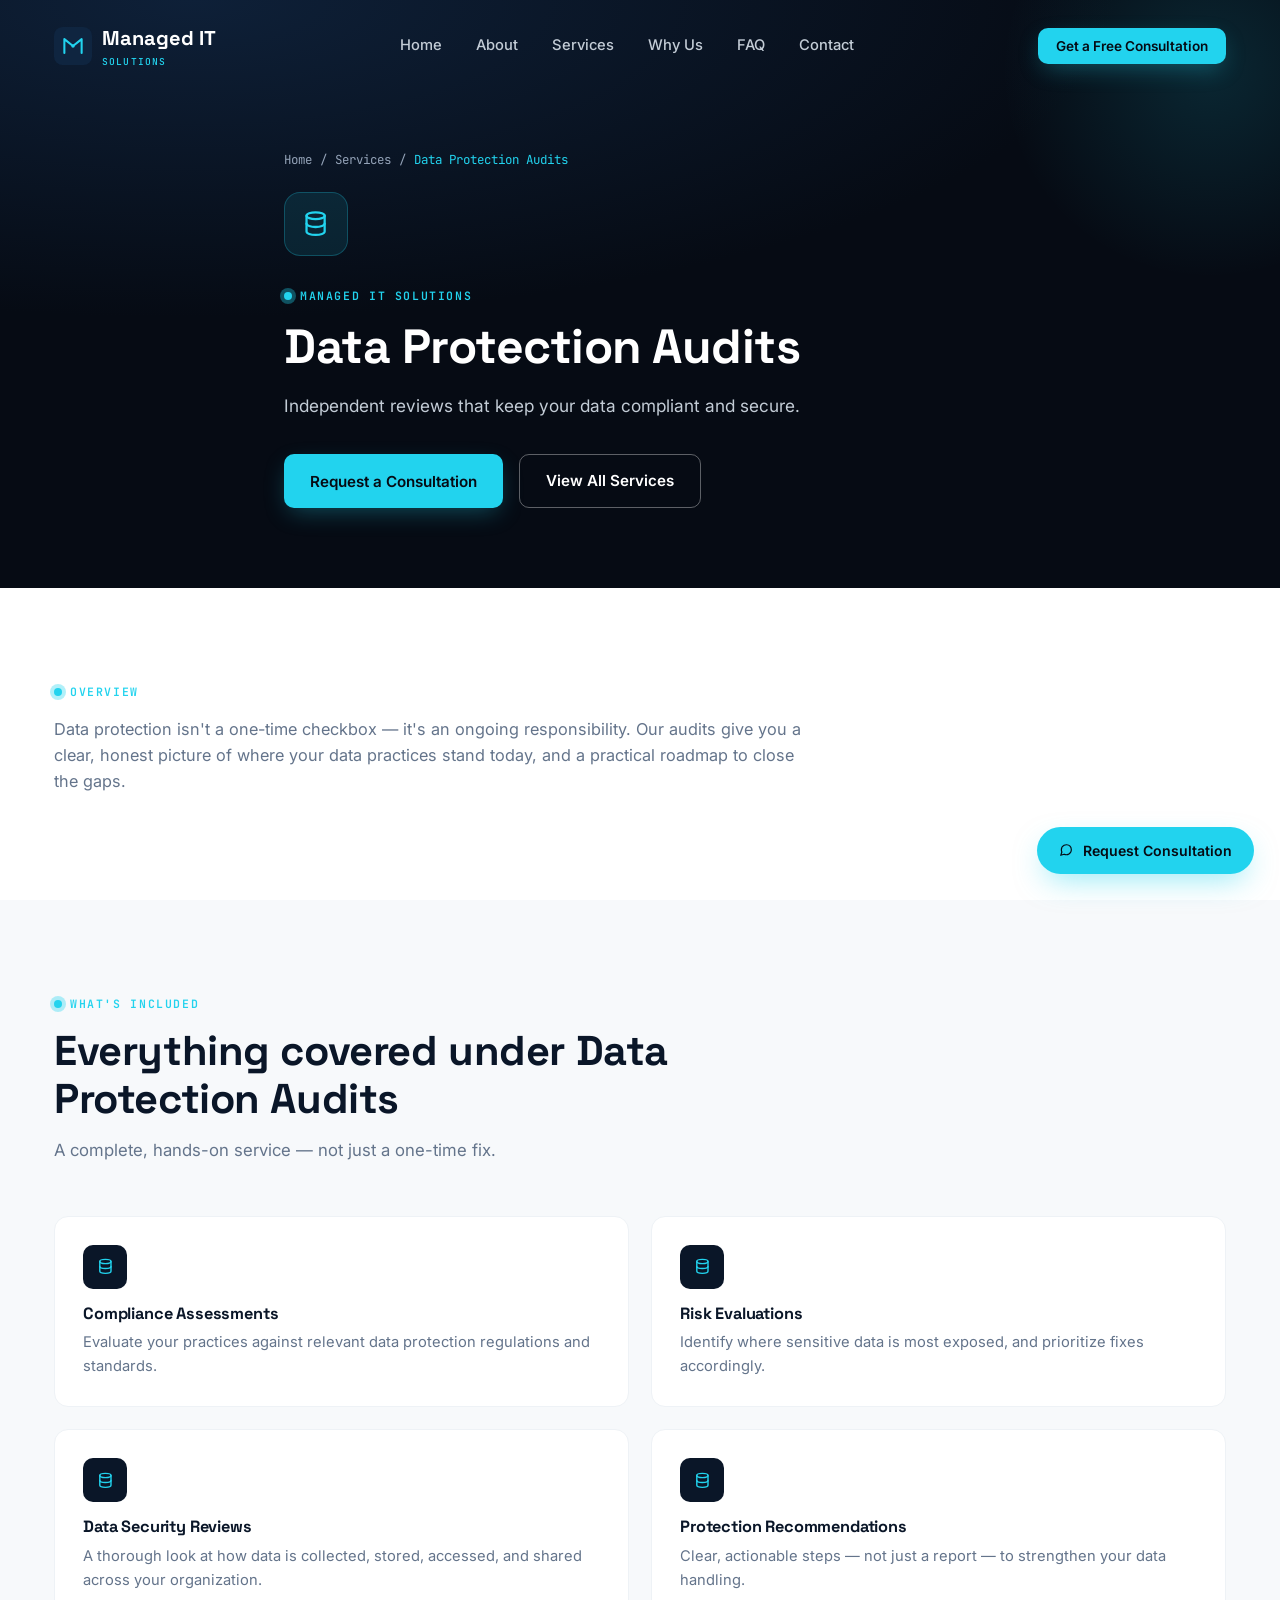
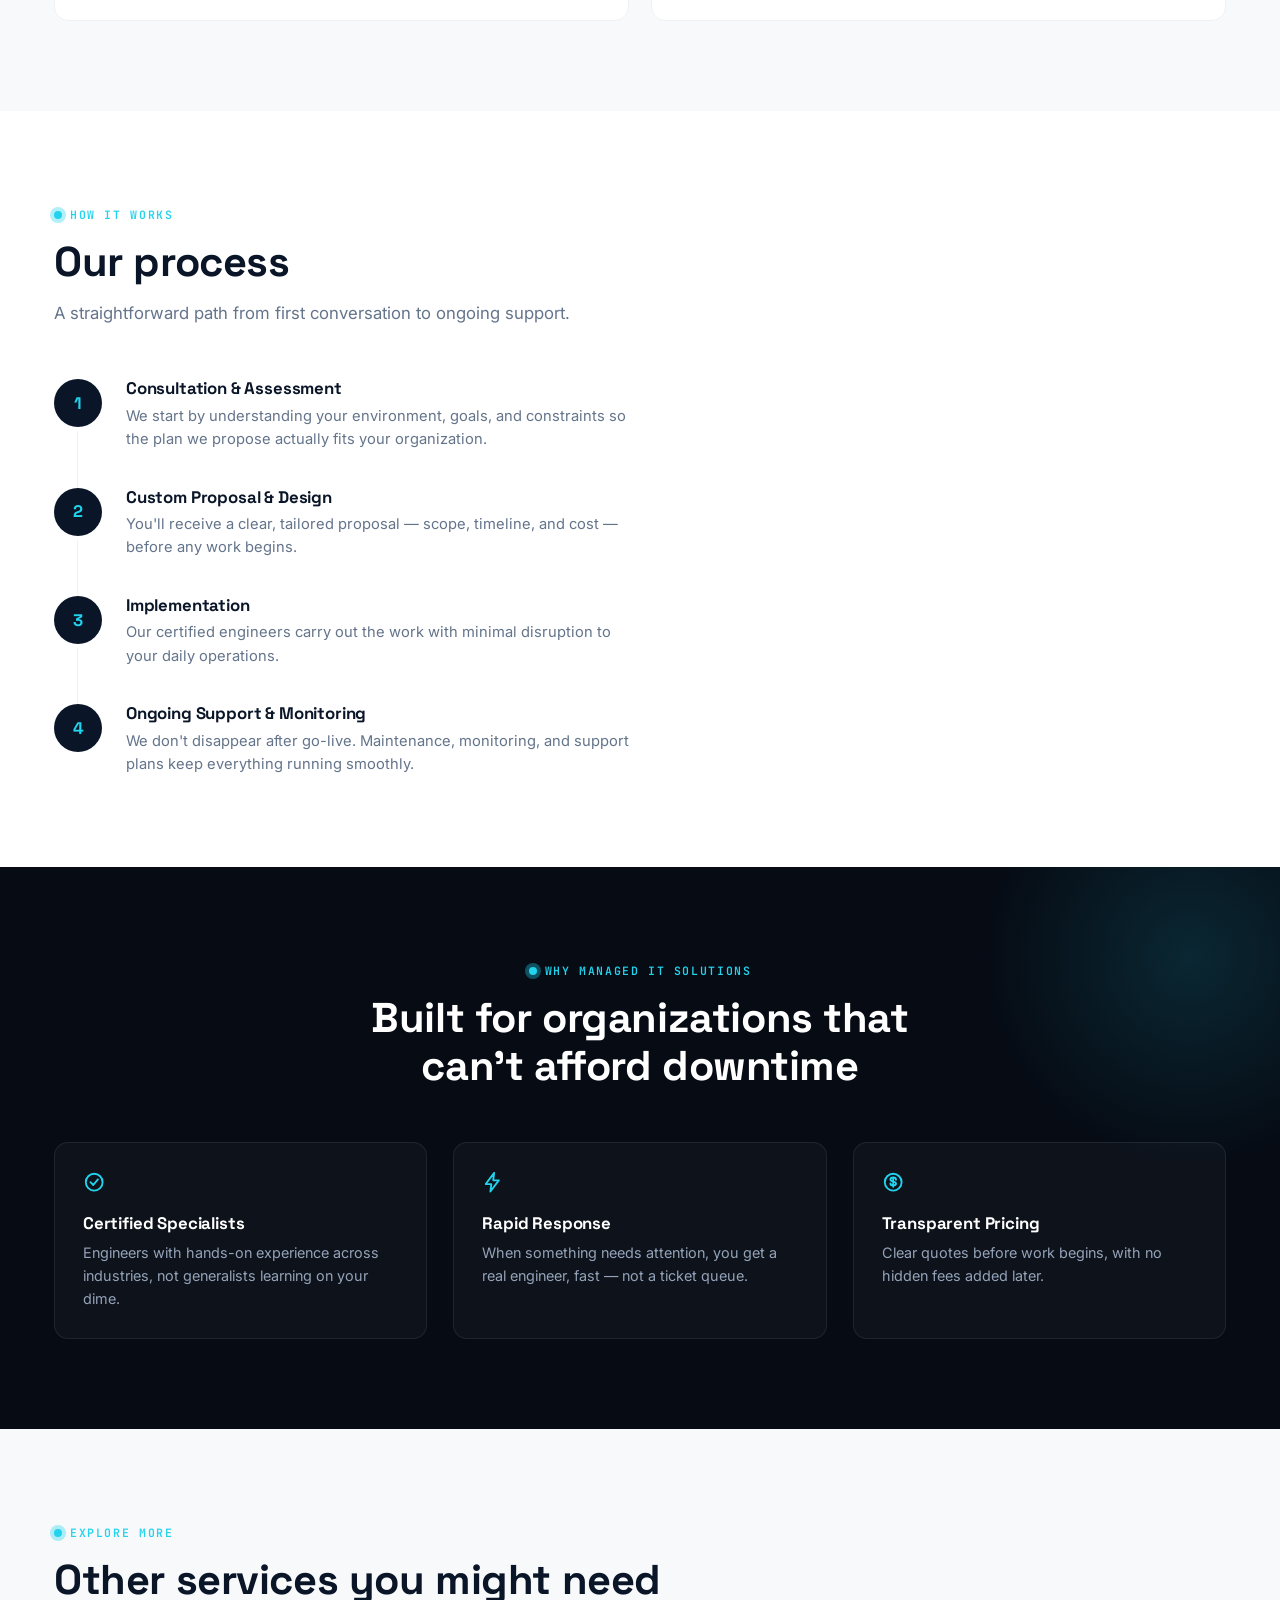
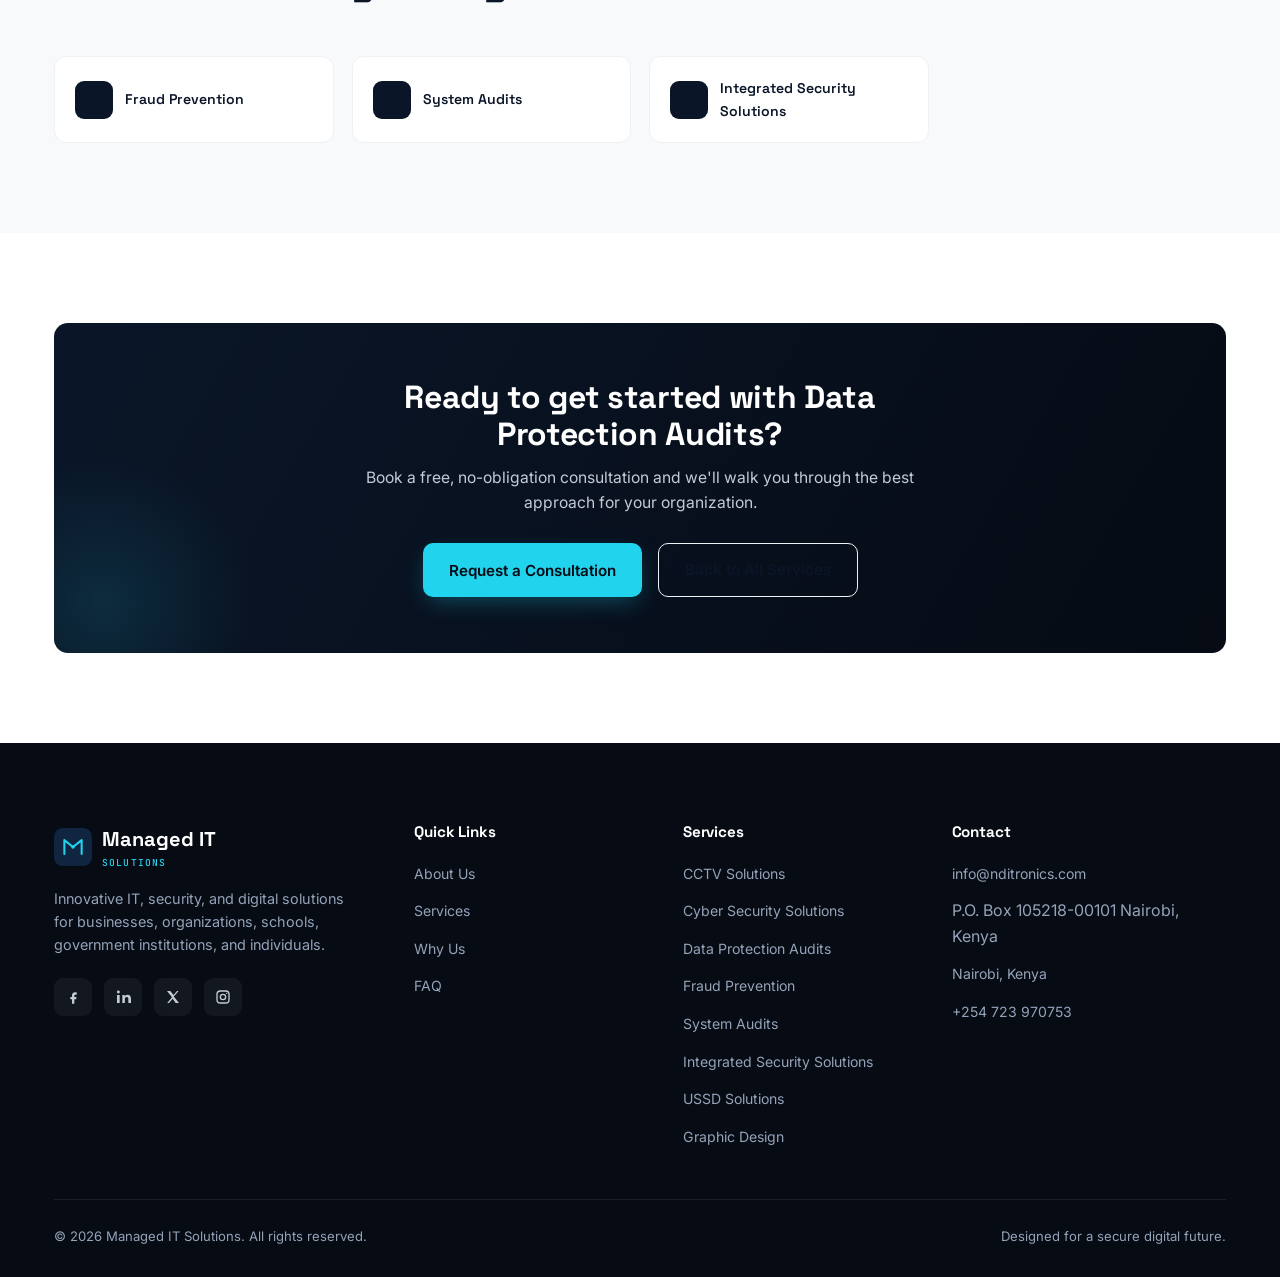
<file: services/data-protection-audits.html>
<!DOCTYPE html>
<html lang="en">
<head>
<meta charset="UTF-8">
<meta name="viewport" content="width=device-width, initial-scale=1.0, viewport-fit=cover">
<meta name="theme-color" content="#0a1628">
<title>Data Protection Audits | Managed IT Solutions</title>
<meta name="description" content="Compliance assessments, risk evaluations, data security reviews, and protection recommendations.">
<link rel="icon" type="image/svg+xml" href="../assets/favicon.svg">
<link rel="icon" type="image/png" sizes="32x32" href="../assets/favicon-32x32.png">
<link rel="icon" type="image/png" sizes="16x16" href="../assets/favicon-16x16.png">
<link rel="shortcut icon" href="../assets/favicon.ico">
<link rel="apple-touch-icon" sizes="180x180" href="../assets/apple-touch-icon.png">
<link rel="manifest" href="../assets/site.webmanifest">

<!-- IMPORTANT: replace https://www.YOURDOMAIN.com everywhere once you register a domain -->
<link rel="canonical" href="https://www.YOURDOMAIN.com/services/data-protection-audits.html">

<meta property="og:type" content="website">
<meta property="og:site_name" content="Managed IT Solutions">
<meta property="og:title" content="Data Protection Audits | Managed IT Solutions">
<meta property="og:description" content="Compliance assessments, risk evaluations, data security reviews, and protection recommendations.">
<meta property="og:url" content="https://www.YOURDOMAIN.com/services/data-protection-audits.html">
<meta property="og:image" content="https://www.YOURDOMAIN.com/assets/og-image.png">
<meta property="og:image:width" content="1200">
<meta property="og:image:height" content="630">
<meta property="og:locale" content="en_KE">

<meta name="twitter:card" content="summary_large_image">
<meta name="twitter:title" content="Data Protection Audits | Managed IT Solutions">
<meta name="twitter:description" content="Compliance assessments, risk evaluations, data security reviews, and protection recommendations.">
<meta name="twitter:image" content="https://www.YOURDOMAIN.com/assets/og-image.png">

<script type="application/ld+json">
{
  "@context": "https://schema.org",
  "@type": "Service",
  "name": "Data Protection Audits",
  "description": "Compliance assessments, risk evaluations, data security reviews, and protection recommendations.",
  "url": "https://www.YOURDOMAIN.com/services/data-protection-audits.html",
  "provider": {
    "@type": "ProfessionalService",
    "name": "Managed IT Solutions",
    "email": "info@nditronics.com",
    "telephone": "+254723970753",
    "address": { "@type": "PostalAddress", "addressLocality": "Nairobi", "addressCountry": "KE" }
  },
  "areaServed": "Kenya"
}
</script>

<link rel="preconnect" href="https://fonts.googleapis.com">
<link rel="preconnect" href="https://fonts.gstatic.com" crossorigin>
<link href="https://fonts.googleapis.com/css2?family=Space+Grotesk:wght@500;600;700&family=Inter:wght@400;500;600;700&family=JetBrains+Mono:wght@400;500;600&display=swap" rel="stylesheet">
<link rel="stylesheet" href="../assets/styles.css">
</head>
<body>

<a href="#main" class="skip-link">Skip to content</a>
<div id="loader"><div class="loader-mark"><div class="loader-ring"></div><span>M</span></div></div>

<header id="siteHeader">
  <div class="container nav-wrap">
    <a href="../index.html#home" class="logo">
      <svg class="logo-mark" viewBox="0 0 44 44" fill="none" xmlns="http://www.w3.org/2000/svg">
        <rect width="44" height="44" rx="10" fill="#0F2540"/>
        <path d="M12 30V14L22 22L32 14V30" stroke="#22D3EE" stroke-width="2.4" stroke-linecap="round" stroke-linejoin="round"/>
        <circle cx="22" cy="22" r="2" fill="#22D3EE"/>
      </svg>
      <span>Managed IT<br><small>SOLUTIONS</small></span>
    </a>
    <nav class="nav-links" id="navLinks">
      <a href="../index.html#home">Home</a>
      <a href="../index.html#about">About</a>
      <a href="../index.html#services">Services</a>
      <a href="../index.html#why">Why Us</a>
      <a href="../index.html#faq">FAQ</a>
      <a href="../index.html#contact">Contact</a>
    </nav>
    <div class="nav-cta">
      <button type="button" class="btn btn-primary btn-sm" data-consult-trigger>Get a Free Consultation</button>
      <button class="nav-toggle" id="navToggle" aria-label="Toggle menu" aria-expanded="false"><span></span><span></span><span></span></button>
    </div>
  </div>
</header>

<main id="main">

<section class="service-hero">
  <div class="container service-hero-inner">
    <div class="breadcrumb reveal">
      <a href="../index.html#home">Home</a><span>/</span>
      <a href="../index.html#services">Services</a><span>/</span>
      <span class="current">Data Protection Audits</span>
    </div>
    <div class="service-hero-icon reveal"><svg class="icon" viewBox="0 0 24 24" fill="none" stroke="currentColor" stroke-width="2" stroke-linecap="round" stroke-linejoin="round"><ellipse cx="12" cy="5" rx="8" ry="3"/><path d="M4 5v14c0 1.7 3.6 3 8 3s8-1.3 8-3V5"/><path d="M4 12c0 1.7 3.6 3 8 3s8-1.3 8-3"/></svg></div>
    <div class="eyebrow reveal">Managed IT Solutions</div>
    <h1 class="reveal">Data Protection Audits</h1>
    <p class="reveal">Independent reviews that keep your data compliant and secure.</p>
    <div class="service-hero-actions reveal">
      <button type="button" class="btn btn-primary" data-consult-trigger data-service="Data Protection Audits">Request a Consultation</button>
      <a href="../index.html#services" class="btn btn-outline">View All Services</a>
    </div>
  </div>
</section>

<section>
  <div class="container">
    <div class="service-intro reveal">
      <div class="eyebrow">Overview</div>
      <p>Data protection isn't a one-time checkbox — it's an ongoing responsibility. Our audits give you a clear, honest picture of where your data practices stand today, and a practical roadmap to close the gaps.</p>
    </div>
  </div>
</section>

<section class="about-bg" style="background:var(--slate-50);">
  <div class="container">
    <div class="section-head reveal">
      <div class="eyebrow">What's Included</div>
      <h2>Everything covered under Data Protection Audits</h2>
      <p>A complete, hands-on service — not just a one-time fix.</p>
    </div>
    <div class="feature-grid">
      <div class="feature-card reveal">
        <div class="feature-card-icon"><svg class="icon" viewBox="0 0 24 24" fill="none" stroke="currentColor" stroke-width="2" stroke-linecap="round" stroke-linejoin="round"><ellipse cx="12" cy="5" rx="8" ry="3"/><path d="M4 5v14c0 1.7 3.6 3 8 3s8-1.3 8-3V5"/><path d="M4 12c0 1.7 3.6 3 8 3s8-1.3 8-3"/></svg></div>
        <h3>Compliance Assessments</h3>
        <p>Evaluate your practices against relevant data protection regulations and standards.</p>
      </div>
      <div class="feature-card reveal">
        <div class="feature-card-icon"><svg class="icon" viewBox="0 0 24 24" fill="none" stroke="currentColor" stroke-width="2" stroke-linecap="round" stroke-linejoin="round"><ellipse cx="12" cy="5" rx="8" ry="3"/><path d="M4 5v14c0 1.7 3.6 3 8 3s8-1.3 8-3V5"/><path d="M4 12c0 1.7 3.6 3 8 3s8-1.3 8-3"/></svg></div>
        <h3>Risk Evaluations</h3>
        <p>Identify where sensitive data is most exposed, and prioritize fixes accordingly.</p>
      </div>
      <div class="feature-card reveal">
        <div class="feature-card-icon"><svg class="icon" viewBox="0 0 24 24" fill="none" stroke="currentColor" stroke-width="2" stroke-linecap="round" stroke-linejoin="round"><ellipse cx="12" cy="5" rx="8" ry="3"/><path d="M4 5v14c0 1.7 3.6 3 8 3s8-1.3 8-3V5"/><path d="M4 12c0 1.7 3.6 3 8 3s8-1.3 8-3"/></svg></div>
        <h3>Data Security Reviews</h3>
        <p>A thorough look at how data is collected, stored, accessed, and shared across your organization.</p>
      </div>
      <div class="feature-card reveal">
        <div class="feature-card-icon"><svg class="icon" viewBox="0 0 24 24" fill="none" stroke="currentColor" stroke-width="2" stroke-linecap="round" stroke-linejoin="round"><ellipse cx="12" cy="5" rx="8" ry="3"/><path d="M4 5v14c0 1.7 3.6 3 8 3s8-1.3 8-3V5"/><path d="M4 12c0 1.7 3.6 3 8 3s8-1.3 8-3"/></svg></div>
        <h3>Protection Recommendations</h3>
        <p>Clear, actionable steps — not just a report — to strengthen your data handling.</p>
      </div>
    </div>
  </div>
</section>

<section>
  <div class="container">
    <div class="section-head reveal">
      <div class="eyebrow">How It Works</div>
      <h2>Our process</h2>
      <p>A straightforward path from first conversation to ongoing support.</p>
    </div>
    <div class="process-list">
      <div class="process-step reveal">
        <div class="process-num">1</div>
        <div>
          <h3>Consultation & Assessment</h3>
          <p>We start by understanding your environment, goals, and constraints so the plan we propose actually fits your organization.</p>
        </div>
      </div>
      <div class="process-step reveal">
        <div class="process-num">2</div>
        <div>
          <h3>Custom Proposal & Design</h3>
          <p>You'll receive a clear, tailored proposal — scope, timeline, and cost — before any work begins.</p>
        </div>
      </div>
      <div class="process-step reveal">
        <div class="process-num">3</div>
        <div>
          <h3>Implementation</h3>
          <p>Our certified engineers carry out the work with minimal disruption to your daily operations.</p>
        </div>
      </div>
      <div class="process-step reveal">
        <div class="process-num">4</div>
        <div>
          <h3>Ongoing Support & Monitoring</h3>
          <p>We don't disappear after go-live. Maintenance, monitoring, and support plans keep everything running smoothly.</p>
        </div>
      </div>
    </div>
  </div>
</section>

<section class="why-band">
  <div class="container">
    <div class="section-head center reveal" style="margin-left:auto;margin-right:auto;">
      <div class="eyebrow" style="justify-content:center;">Why Managed IT Solutions</div>
      <h2>Built for organizations that can't afford downtime</h2>
    </div>
    <div class="why-grid">
      <div class="why-item reveal">
        <svg class="icon" viewBox="0 0 24 24" fill="none" stroke="currentColor" stroke-width="2" stroke-linecap="round" stroke-linejoin="round"><circle cx="12" cy="12" r="9"/><path d="M8 12l3 3 5-6"/></svg>
        <h3>Certified Specialists</h3>
        <p>Engineers with hands-on experience across industries, not generalists learning on your dime.</p>
      </div>
      <div class="why-item reveal">
        <svg class="icon" viewBox="0 0 24 24" fill="none" stroke="currentColor" stroke-width="2" stroke-linecap="round" stroke-linejoin="round"><path d="M13 2L4 14h6l-1 8 9-12h-6l1-8z"/></svg>
        <h3>Rapid Response</h3>
        <p>When something needs attention, you get a real engineer, fast — not a ticket queue.</p>
      </div>
      <div class="why-item reveal">
        <svg class="icon" viewBox="0 0 24 24" fill="none" stroke="currentColor" stroke-width="2" stroke-linecap="round" stroke-linejoin="round"><circle cx="12" cy="12" r="9"/><path d="M12 7v10M15 9.5c0-1.4-1.3-2.5-3-2.5s-3 .9-3 2.2c0 3 6 1.4 6 4.3 0 1.3-1.3 2.2-3 2.2s-3-1.1-3-2.5"/></svg>
        <h3>Transparent Pricing</h3>
        <p>Clear quotes before work begins, with no hidden fees added later.</p>
      </div>
    </div>
  </div>
</section>

<section class="about-bg" style="background:var(--slate-50);">
  <div class="container">
    <div class="section-head reveal">
      <div class="eyebrow">Explore More</div>
      <h2>Other services you might need</h2>
    </div>
    <div class="related-grid">
      <a class="related-card" href="fraud-prevention.html" target="_blank" rel="noopener noreferrer">
        <span class="related-card-icon"><svg class="icon" viewBox="0 0 24 24" fill="none" stroke="currentColor" stroke-width="2" stroke-linecap="round" stroke-linejoin="round"><path d="M12 2l8 4v6c0 5-3.5 8.5-8 10-4.5-1.5-8-5-8-10V6l8-4z"/><line x1="12" y1="8" x2="12" y2="13"/><circle cx="12" cy="16" r="0.6" fill="currentColor" stroke="none"/></svg></span>
        <span>Fraud Prevention</span>
      </a>
      <a class="related-card" href="system-audits.html" target="_blank" rel="noopener noreferrer">
        <span class="related-card-icon"><svg class="icon" viewBox="0 0 24 24" fill="none" stroke="currentColor" stroke-width="2" stroke-linecap="round" stroke-linejoin="round"><rect x="5" y="4" width="14" height="17" rx="2"/><rect x="9" y="2" width="6" height="4" rx="1"/><path d="M9 13l2 2 4-4"/></svg></span>
        <span>System Audits</span>
      </a>
      <a class="related-card" href="integrated-security-solutions.html" target="_blank" rel="noopener noreferrer">
        <span class="related-card-icon"><svg class="icon" viewBox="0 0 24 24" fill="none" stroke="currentColor" stroke-width="2" stroke-linecap="round" stroke-linejoin="round"><circle cx="12" cy="4" r="2"/><circle cx="5" cy="20" r="2"/><circle cx="19" cy="20" r="2"/><path d="M12 6v6M12 12L5 18M12 12l7 6"/></svg></span>
        <span>Integrated Security Solutions</span>
      </a>
    </div>
  </div>
</section>

<section>
  <div class="container">
    <div class="cta-band reveal">
      <div class="cta-band-inner">
        <h2>Ready to get started with Data Protection Audits?</h2>
        <p>Book a free, no-obligation consultation and we'll walk you through the best approach for your organization.</p>
        <div class="cta-band-actions">
          <button type="button" class="btn btn-primary" data-consult-trigger data-service="Data Protection Audits">Request a Consultation</button>
          <a href="../index.html#services" class="btn btn-outline-dark">Back to All Services</a>
        </div>
      </div>
    </div>
  </div>
</section>

</main>

<footer>
  <div class="container">
    <div class="footer-grid">
      <div class="footer-brand">
        <a href="../index.html#home" class="logo"><svg class="logo-mark" viewBox="0 0 44 44" fill="none" xmlns="http://www.w3.org/2000/svg"><rect width="44" height="44" rx="10" fill="#0F2540"/><path d="M12 30V14L22 22L32 14V30" stroke="#22D3EE" stroke-width="2.4" stroke-linecap="round" stroke-linejoin="round"/><circle cx="22" cy="22" r="2" fill="#22D3EE"/></svg><span>Managed IT<br><small>SOLUTIONS</small></span></a>
        <p>Innovative IT, security, and digital solutions for businesses, organizations, schools, government institutions, and individuals.</p>
        <div class="social-row">
          <a href="https://www.facebook.com/nditronicsltd/" target="_blank" rel="noopener noreferrer" aria-label="Facebook"><svg class="icon" viewBox="0 0 24 24" fill="none" stroke="currentColor" stroke-width="2" stroke-linecap="round" stroke-linejoin="round"><path d="M15 8.5h2.5V5h-2.5c-2.5 0-4.5 2-4.5 4.5V12H8v3.5h2.5V22H14v-6.5h2.7l.5-3.5H14v-2c0-.8.7-1.5 1.5-1.5z" fill="currentColor" stroke="none"/></svg></a>
          <a href="https://www.linkedin.com/company/nditronics/" target="_blank" rel="noopener noreferrer" aria-label="LinkedIn"><svg class="icon" viewBox="0 0 24 24" fill="none" stroke="currentColor" stroke-width="2" stroke-linecap="round" stroke-linejoin="round"><rect x="3" y="9" width="4" height="12" fill="currentColor" stroke="none"/><circle cx="5" cy="4.5" r="2.2" fill="currentColor" stroke="none"/><path d="M11 9h3.6v2c.6-1.1 1.9-2.3 4-2.3 4.3 0 5.4 2.5 5.4 6.5V21H20v-5.3c0-1.6 0-3.7-2.4-3.7s-2.8 1.7-2.8 3.6V21H11z" fill="currentColor" stroke="none"/></svg></a>
          <a href="https://x.com/nditronicsltd" target="_blank" rel="noopener noreferrer" aria-label="X"><svg class="icon" viewBox="0 0 24 24" fill="none" stroke="currentColor" stroke-width="2" stroke-linecap="round" stroke-linejoin="round"><path d="M3 3l7.5 9.5L3.3 21H6l5.6-6.3L16 21h5l-7.8-9.9L20.5 3H18l-5.2 5.9L8 3z" fill="currentColor" stroke="none"/></svg></a>
          <a href="#" target="_blank" rel="noopener noreferrer" aria-label="Instagram"><svg class="icon" viewBox="0 0 24 24" fill="none" stroke="currentColor" stroke-width="2" stroke-linecap="round" stroke-linejoin="round"><rect x="3" y="3" width="18" height="18" rx="5"/><circle cx="12" cy="12" r="4"/><circle cx="17.5" cy="6.5" r="1" fill="currentColor" stroke="none"/></svg></a>
        </div>
      </div>
      <div class="footer-col">
        <h4>Quick Links</h4>
        <ul>
          <li><a href="../index.html#about">About Us</a></li>
          <li><a href="../index.html#services">Services</a></li>
          <li><a href="../index.html#why">Why Us</a></li>
          <li><a href="../index.html#faq">FAQ</a></li>
        </ul>
      </div>
      <div class="footer-col">
        <h4>Services</h4>
        <ul>
          <li><a href="cctv-solutions.html" target="_blank" rel="noopener noreferrer">CCTV Solutions</a></li>
          <li><a href="cyber-security-solutions.html" target="_blank" rel="noopener noreferrer">Cyber Security Solutions</a></li>
          <li><a href="data-protection-audits.html" target="_blank" rel="noopener noreferrer">Data Protection Audits</a></li>
          <li><a href="fraud-prevention.html" target="_blank" rel="noopener noreferrer">Fraud Prevention</a></li>
          <li><a href="system-audits.html" target="_blank" rel="noopener noreferrer">System Audits</a></li>
          <li><a href="integrated-security-solutions.html" target="_blank" rel="noopener noreferrer">Integrated Security Solutions</a></li>
          <li><a href="ussd-solutions.html" target="_blank" rel="noopener noreferrer">USSD Solutions</a></li>
          <li><a href="graphic-design.html" target="_blank" rel="noopener noreferrer">Graphic Design</a></li>
        </ul>
      </div>
      <div class="footer-col">
        <h4>Contact</h4>
        <ul>
          <li><a href="mailto:info@nditronics.com">info@nditronics.com</a></li>
          <li>P.O. Box 105218-00101 Nairobi, Kenya</li>
<li><a href="../index.html#contact">Nairobi, Kenya</a></li>
          <li><a href="tel:+254723970753">+254 723 970753</a></li>
        </ul>
      </div>
    </div>
    <div class="footer-bottom">
      <span>© 2026 Managed IT Solutions. All rights reserved.</span>
      <span>Designed for a secure digital future.</span>
    </div>
  </div>
</footer>

<button type="button" class="float-cta" data-consult-trigger><svg class="icon" viewBox="0 0 24 24" fill="none" stroke="currentColor" stroke-width="2" stroke-linecap="round" stroke-linejoin="round"><path d="M21 11.5a8.4 8.4 0 01-.9 3.8 8.5 8.5 0 01-7.6 4.7 8.4 8.4 0 01-3.8-.9L3 21l1.9-5.7a8.4 8.4 0 01-.9-3.8 8.5 8.5 0 014.7-7.6 8.4 8.4 0 013.8-.9h.5a8.5 8.5 0 018 8v.5z"/></svg><span>Request Consultation</span></button>
<button id="scrollTop" aria-label="Scroll to top"><svg class="icon" viewBox="0 0 24 24" fill="none" stroke="currentColor" stroke-width="2" stroke-linecap="round" stroke-linejoin="round"><line x1="12" y1="19" x2="12" y2="5"/><path d="M5 12l7-7 7 7"/></svg></button>

<div class="contact-modal-overlay" id="contactModalOverlay">
  <div class="contact-modal" role="dialog" aria-modal="true" aria-labelledby="contactModalTitle">
    <button type="button" class="contact-modal-close" id="contactModalClose" aria-label="Close">
      <svg class="icon" viewBox="0 0 24 24" fill="none" stroke="currentColor" stroke-width="2" stroke-linecap="round" stroke-linejoin="round"><line x1="6" y1="6" x2="18" y2="18"/><line x1="6" y1="18" x2="18" y2="6"/></svg>
    </button>
    <h3 id="contactModalTitle">How would you like to reach us?</h3>
    <p id="contactModalSubtitle">Choose how you'd like to start the conversation.</p>
    <div class="contact-modal-actions">
      <button type="button" class="contact-modal-btn gmail" id="contactModalGmail">
        <span class="contact-modal-icon gmail-icon"><svg viewBox="0 0 24 24" fill="none" stroke="currentColor" stroke-width="2" stroke-linecap="round" stroke-linejoin="round"><rect x="2" y="4" width="20" height="16" rx="2"/><path d="M2 6l10 7 10-7"/></svg></span>
        <span class="contact-modal-btn-text">
          <strong>Email via Gmail</strong>
          <small>Opens a pre-filled message to info@nditronics.com</small>
        </span>
      </button>
      <button type="button" class="contact-modal-btn whatsapp" id="contactModalWhatsapp">
        <span class="contact-modal-icon whatsapp-icon"><svg viewBox="0 0 24 24" fill="none" stroke="currentColor" stroke-width="2" stroke-linecap="round" stroke-linejoin="round"><path d="M21 11.5a8.4 8.4 0 01-.9 3.8 8.5 8.5 0 01-7.6 4.7 8.4 8.4 0 01-3.8-.9L3 21l1.9-5.7a8.4 8.4 0 01-.9-3.8 8.5 8.5 0 014.7-7.6 8.4 8.4 0 013.8-.9h.5a8.5 8.5 0 018 8v.5z"/></svg></span>
        <span class="contact-modal-btn-text">
          <strong>Message on WhatsApp</strong>
          <small>Opens a pre-filled chat to +254 723 970753</small>
        </span>
      </button>
      <button type="button" class="contact-modal-btn sms" id="contactModalSms">
        <span class="contact-modal-icon sms-icon"><svg viewBox="0 0 24 24" fill="none" stroke="currentColor" stroke-width="2" stroke-linecap="round" stroke-linejoin="round"><path d="M21 15a2 2 0 01-2 2H7l-4 4V5a2 2 0 012-2h14a2 2 0 012 2v10z"/></svg></span>
        <span class="contact-modal-btn-text">
          <strong>Send an SMS</strong>
          <small>Opens a pre-filled text message to +254 723 970753</small>
        </span>
      </button>
    </div>
    <p class="contact-modal-note">These open Gmail, WhatsApp, or your messaging app with your message ready — just hit send.</p>
  </div>
</div>

<script src="../assets/site.js"></script>
</body>
</html>
</file>
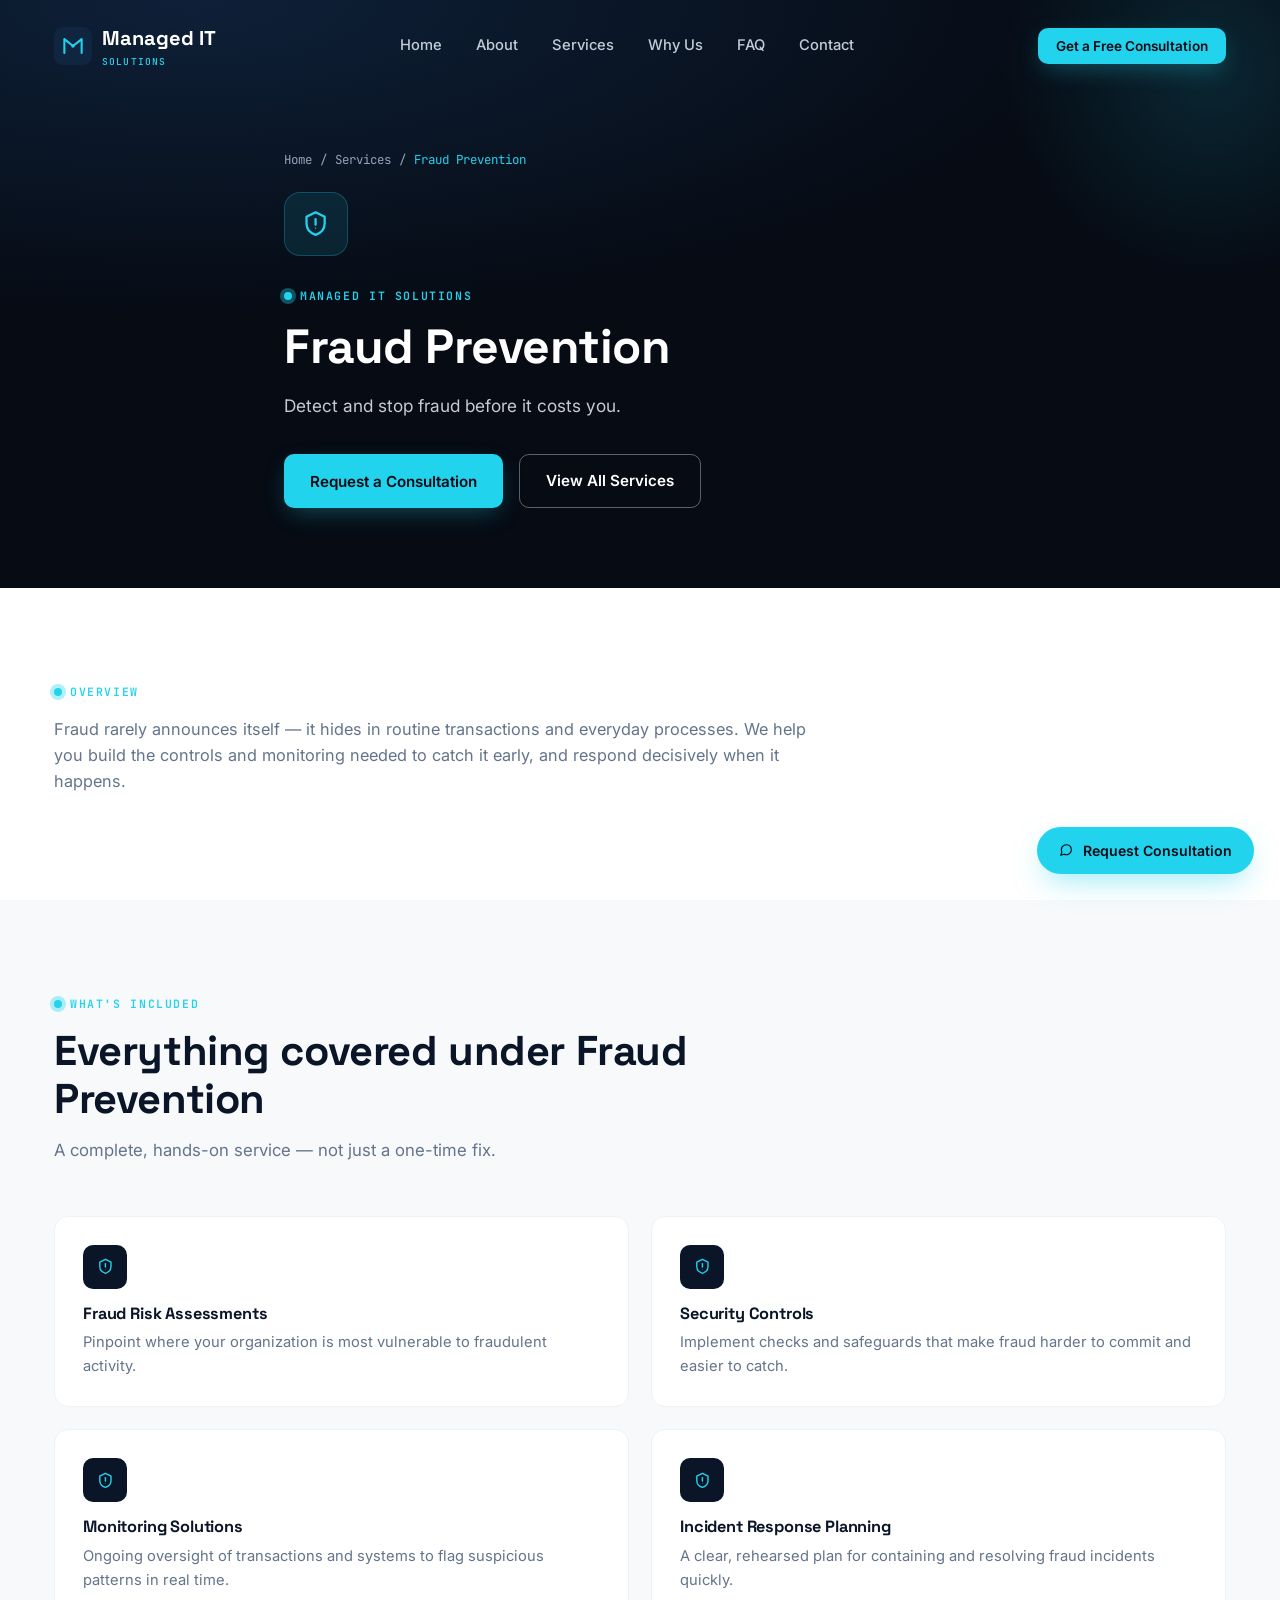
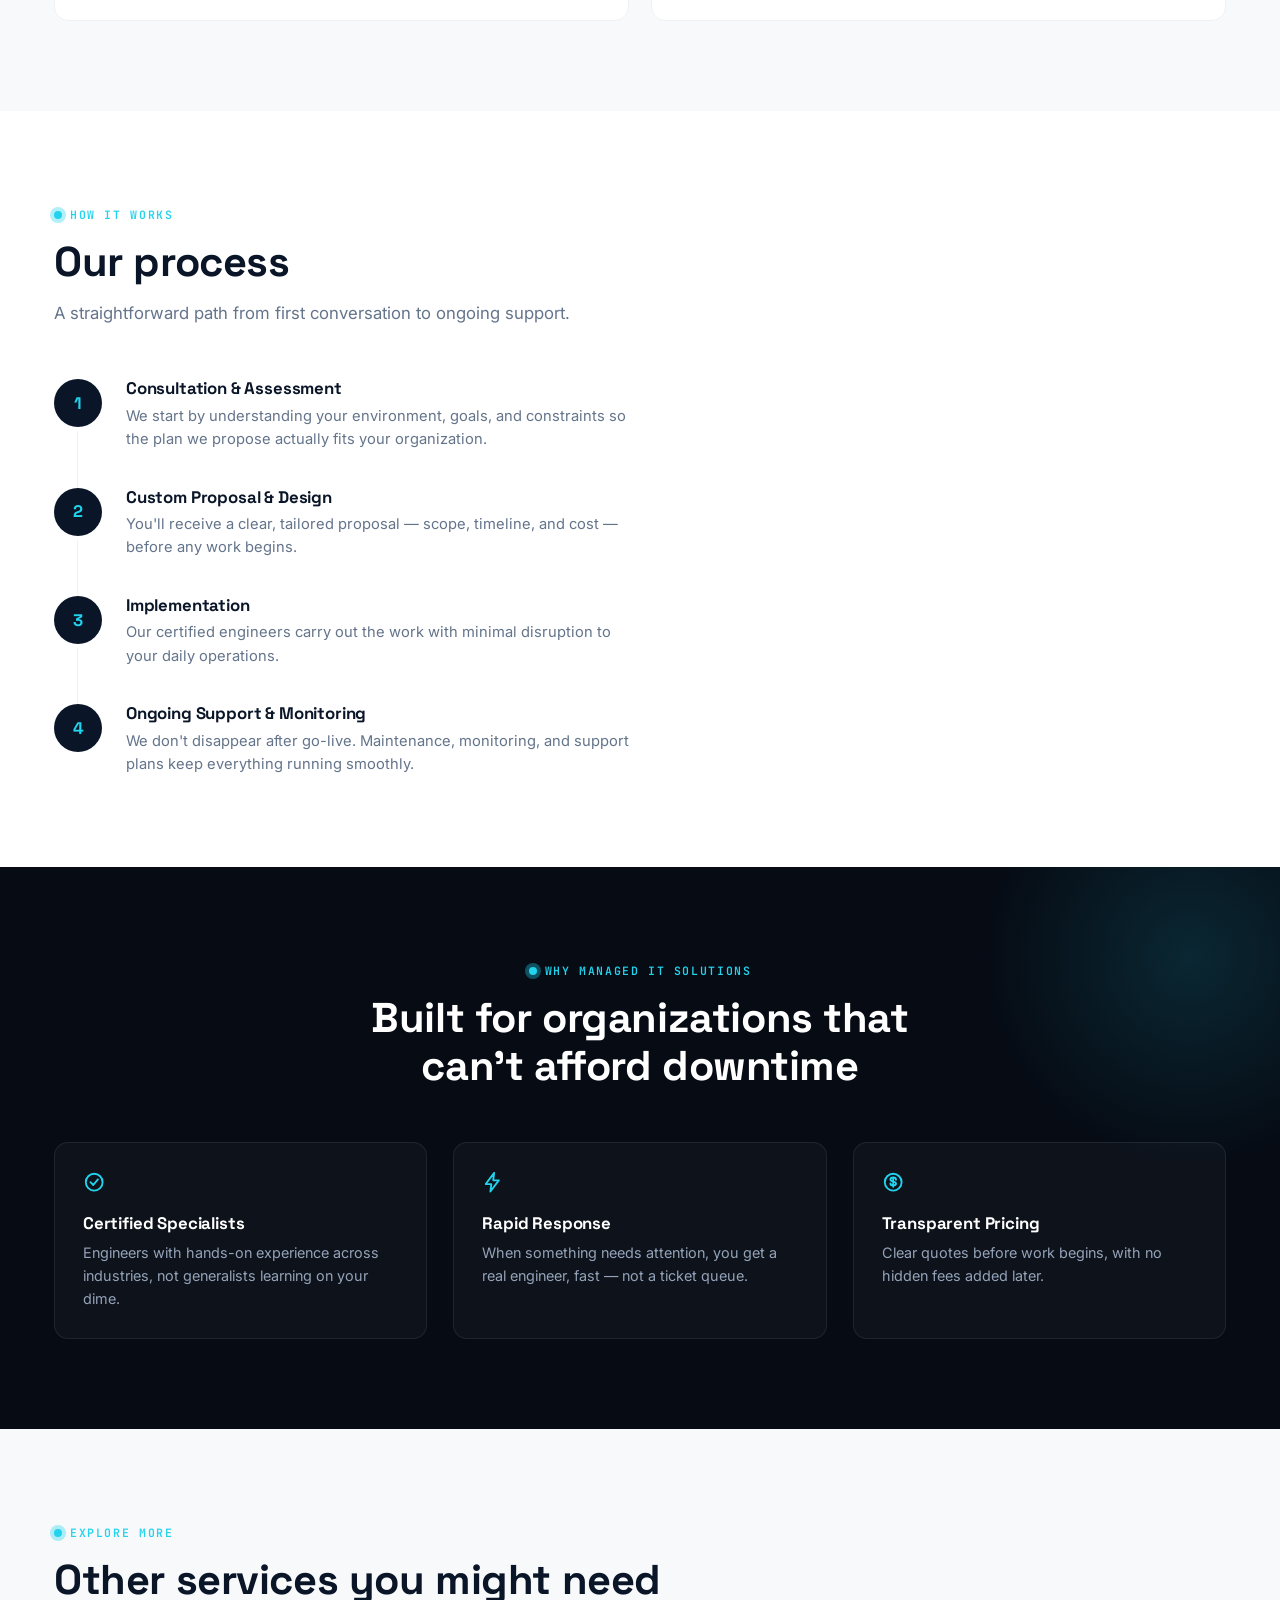
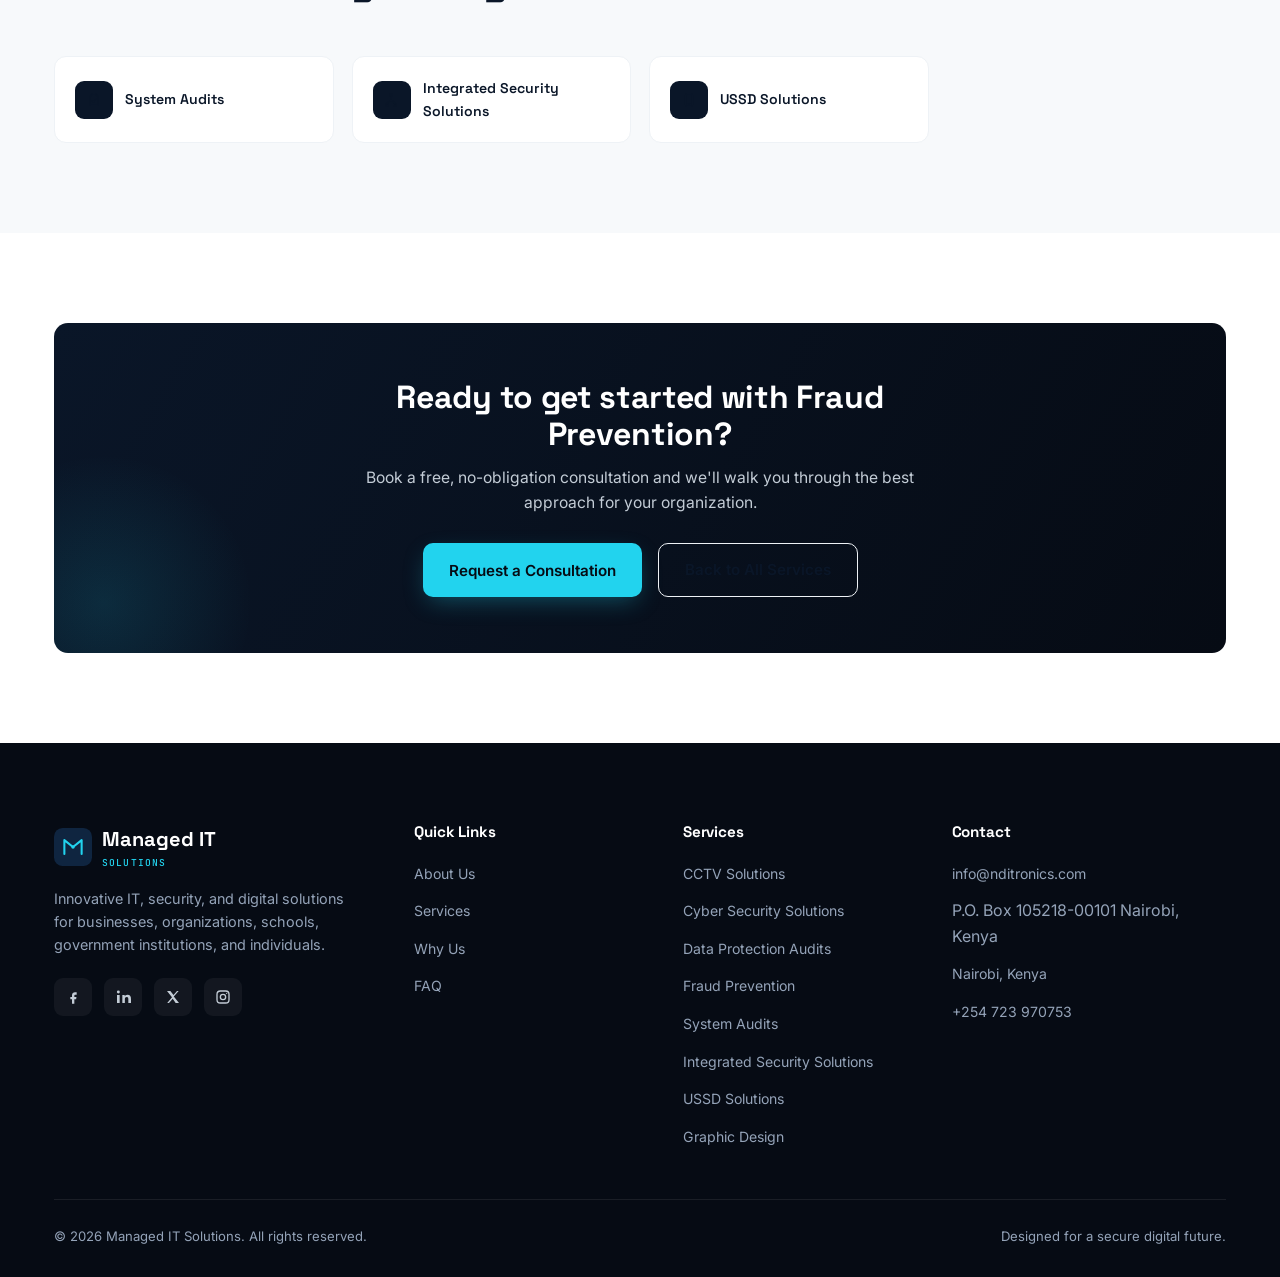
<file: services/fraud-prevention.html>
<!DOCTYPE html>
<html lang="en">
<head>
<meta charset="UTF-8">
<meta name="viewport" content="width=device-width, initial-scale=1.0, viewport-fit=cover">
<meta name="theme-color" content="#0a1628">
<title>Fraud Prevention | Managed IT Solutions</title>
<meta name="description" content="Fraud risk assessments, security controls, monitoring solutions, and incident response planning.">
<link rel="icon" type="image/svg+xml" href="../assets/favicon.svg">
<link rel="icon" type="image/png" sizes="32x32" href="../assets/favicon-32x32.png">
<link rel="icon" type="image/png" sizes="16x16" href="../assets/favicon-16x16.png">
<link rel="shortcut icon" href="../assets/favicon.ico">
<link rel="apple-touch-icon" sizes="180x180" href="../assets/apple-touch-icon.png">
<link rel="manifest" href="../assets/site.webmanifest">

<!-- IMPORTANT: replace https://www.YOURDOMAIN.com everywhere once you register a domain -->
<link rel="canonical" href="https://www.YOURDOMAIN.com/services/fraud-prevention.html">

<meta property="og:type" content="website">
<meta property="og:site_name" content="Managed IT Solutions">
<meta property="og:title" content="Fraud Prevention | Managed IT Solutions">
<meta property="og:description" content="Fraud risk assessments, security controls, monitoring solutions, and incident response planning.">
<meta property="og:url" content="https://www.YOURDOMAIN.com/services/fraud-prevention.html">
<meta property="og:image" content="https://www.YOURDOMAIN.com/assets/og-image.png">
<meta property="og:image:width" content="1200">
<meta property="og:image:height" content="630">
<meta property="og:locale" content="en_KE">

<meta name="twitter:card" content="summary_large_image">
<meta name="twitter:title" content="Fraud Prevention | Managed IT Solutions">
<meta name="twitter:description" content="Fraud risk assessments, security controls, monitoring solutions, and incident response planning.">
<meta name="twitter:image" content="https://www.YOURDOMAIN.com/assets/og-image.png">

<script type="application/ld+json">
{
  "@context": "https://schema.org",
  "@type": "Service",
  "name": "Fraud Prevention",
  "description": "Fraud risk assessments, security controls, monitoring solutions, and incident response planning.",
  "url": "https://www.YOURDOMAIN.com/services/fraud-prevention.html",
  "provider": {
    "@type": "ProfessionalService",
    "name": "Managed IT Solutions",
    "email": "info@nditronics.com",
    "telephone": "+254723970753",
    "address": { "@type": "PostalAddress", "addressLocality": "Nairobi", "addressCountry": "KE" }
  },
  "areaServed": "Kenya"
}
</script>

<link rel="preconnect" href="https://fonts.googleapis.com">
<link rel="preconnect" href="https://fonts.gstatic.com" crossorigin>
<link href="https://fonts.googleapis.com/css2?family=Space+Grotesk:wght@500;600;700&family=Inter:wght@400;500;600;700&family=JetBrains+Mono:wght@400;500;600&display=swap" rel="stylesheet">
<link rel="stylesheet" href="../assets/styles.css">
</head>
<body>

<a href="#main" class="skip-link">Skip to content</a>
<div id="loader"><div class="loader-mark"><div class="loader-ring"></div><span>M</span></div></div>

<header id="siteHeader">
  <div class="container nav-wrap">
    <a href="../index.html#home" class="logo">
      <svg class="logo-mark" viewBox="0 0 44 44" fill="none" xmlns="http://www.w3.org/2000/svg">
        <rect width="44" height="44" rx="10" fill="#0F2540"/>
        <path d="M12 30V14L22 22L32 14V30" stroke="#22D3EE" stroke-width="2.4" stroke-linecap="round" stroke-linejoin="round"/>
        <circle cx="22" cy="22" r="2" fill="#22D3EE"/>
      </svg>
      <span>Managed IT<br><small>SOLUTIONS</small></span>
    </a>
    <nav class="nav-links" id="navLinks">
      <a href="../index.html#home">Home</a>
      <a href="../index.html#about">About</a>
      <a href="../index.html#services">Services</a>
      <a href="../index.html#why">Why Us</a>
      <a href="../index.html#faq">FAQ</a>
      <a href="../index.html#contact">Contact</a>
    </nav>
    <div class="nav-cta">
      <button type="button" class="btn btn-primary btn-sm" data-consult-trigger>Get a Free Consultation</button>
      <button class="nav-toggle" id="navToggle" aria-label="Toggle menu" aria-expanded="false"><span></span><span></span><span></span></button>
    </div>
  </div>
</header>

<main id="main">

<section class="service-hero">
  <div class="container service-hero-inner">
    <div class="breadcrumb reveal">
      <a href="../index.html#home">Home</a><span>/</span>
      <a href="../index.html#services">Services</a><span>/</span>
      <span class="current">Fraud Prevention</span>
    </div>
    <div class="service-hero-icon reveal"><svg class="icon" viewBox="0 0 24 24" fill="none" stroke="currentColor" stroke-width="2" stroke-linecap="round" stroke-linejoin="round"><path d="M12 2l8 4v6c0 5-3.5 8.5-8 10-4.5-1.5-8-5-8-10V6l8-4z"/><line x1="12" y1="8" x2="12" y2="13"/><circle cx="12" cy="16" r="0.6" fill="currentColor" stroke="none"/></svg></div>
    <div class="eyebrow reveal">Managed IT Solutions</div>
    <h1 class="reveal">Fraud Prevention</h1>
    <p class="reveal">Detect and stop fraud before it costs you.</p>
    <div class="service-hero-actions reveal">
      <button type="button" class="btn btn-primary" data-consult-trigger data-service="Fraud Prevention">Request a Consultation</button>
      <a href="../index.html#services" class="btn btn-outline">View All Services</a>
    </div>
  </div>
</section>

<section>
  <div class="container">
    <div class="service-intro reveal">
      <div class="eyebrow">Overview</div>
      <p>Fraud rarely announces itself — it hides in routine transactions and everyday processes. We help you build the controls and monitoring needed to catch it early, and respond decisively when it happens.</p>
    </div>
  </div>
</section>

<section class="about-bg" style="background:var(--slate-50);">
  <div class="container">
    <div class="section-head reveal">
      <div class="eyebrow">What's Included</div>
      <h2>Everything covered under Fraud Prevention</h2>
      <p>A complete, hands-on service — not just a one-time fix.</p>
    </div>
    <div class="feature-grid">
      <div class="feature-card reveal">
        <div class="feature-card-icon"><svg class="icon" viewBox="0 0 24 24" fill="none" stroke="currentColor" stroke-width="2" stroke-linecap="round" stroke-linejoin="round"><path d="M12 2l8 4v6c0 5-3.5 8.5-8 10-4.5-1.5-8-5-8-10V6l8-4z"/><line x1="12" y1="8" x2="12" y2="13"/><circle cx="12" cy="16" r="0.6" fill="currentColor" stroke="none"/></svg></div>
        <h3>Fraud Risk Assessments</h3>
        <p>Pinpoint where your organization is most vulnerable to fraudulent activity.</p>
      </div>
      <div class="feature-card reveal">
        <div class="feature-card-icon"><svg class="icon" viewBox="0 0 24 24" fill="none" stroke="currentColor" stroke-width="2" stroke-linecap="round" stroke-linejoin="round"><path d="M12 2l8 4v6c0 5-3.5 8.5-8 10-4.5-1.5-8-5-8-10V6l8-4z"/><line x1="12" y1="8" x2="12" y2="13"/><circle cx="12" cy="16" r="0.6" fill="currentColor" stroke="none"/></svg></div>
        <h3>Security Controls</h3>
        <p>Implement checks and safeguards that make fraud harder to commit and easier to catch.</p>
      </div>
      <div class="feature-card reveal">
        <div class="feature-card-icon"><svg class="icon" viewBox="0 0 24 24" fill="none" stroke="currentColor" stroke-width="2" stroke-linecap="round" stroke-linejoin="round"><path d="M12 2l8 4v6c0 5-3.5 8.5-8 10-4.5-1.5-8-5-8-10V6l8-4z"/><line x1="12" y1="8" x2="12" y2="13"/><circle cx="12" cy="16" r="0.6" fill="currentColor" stroke="none"/></svg></div>
        <h3>Monitoring Solutions</h3>
        <p>Ongoing oversight of transactions and systems to flag suspicious patterns in real time.</p>
      </div>
      <div class="feature-card reveal">
        <div class="feature-card-icon"><svg class="icon" viewBox="0 0 24 24" fill="none" stroke="currentColor" stroke-width="2" stroke-linecap="round" stroke-linejoin="round"><path d="M12 2l8 4v6c0 5-3.5 8.5-8 10-4.5-1.5-8-5-8-10V6l8-4z"/><line x1="12" y1="8" x2="12" y2="13"/><circle cx="12" cy="16" r="0.6" fill="currentColor" stroke="none"/></svg></div>
        <h3>Incident Response Planning</h3>
        <p>A clear, rehearsed plan for containing and resolving fraud incidents quickly.</p>
      </div>
    </div>
  </div>
</section>

<section>
  <div class="container">
    <div class="section-head reveal">
      <div class="eyebrow">How It Works</div>
      <h2>Our process</h2>
      <p>A straightforward path from first conversation to ongoing support.</p>
    </div>
    <div class="process-list">
      <div class="process-step reveal">
        <div class="process-num">1</div>
        <div>
          <h3>Consultation & Assessment</h3>
          <p>We start by understanding your environment, goals, and constraints so the plan we propose actually fits your organization.</p>
        </div>
      </div>
      <div class="process-step reveal">
        <div class="process-num">2</div>
        <div>
          <h3>Custom Proposal & Design</h3>
          <p>You'll receive a clear, tailored proposal — scope, timeline, and cost — before any work begins.</p>
        </div>
      </div>
      <div class="process-step reveal">
        <div class="process-num">3</div>
        <div>
          <h3>Implementation</h3>
          <p>Our certified engineers carry out the work with minimal disruption to your daily operations.</p>
        </div>
      </div>
      <div class="process-step reveal">
        <div class="process-num">4</div>
        <div>
          <h3>Ongoing Support & Monitoring</h3>
          <p>We don't disappear after go-live. Maintenance, monitoring, and support plans keep everything running smoothly.</p>
        </div>
      </div>
    </div>
  </div>
</section>

<section class="why-band">
  <div class="container">
    <div class="section-head center reveal" style="margin-left:auto;margin-right:auto;">
      <div class="eyebrow" style="justify-content:center;">Why Managed IT Solutions</div>
      <h2>Built for organizations that can't afford downtime</h2>
    </div>
    <div class="why-grid">
      <div class="why-item reveal">
        <svg class="icon" viewBox="0 0 24 24" fill="none" stroke="currentColor" stroke-width="2" stroke-linecap="round" stroke-linejoin="round"><circle cx="12" cy="12" r="9"/><path d="M8 12l3 3 5-6"/></svg>
        <h3>Certified Specialists</h3>
        <p>Engineers with hands-on experience across industries, not generalists learning on your dime.</p>
      </div>
      <div class="why-item reveal">
        <svg class="icon" viewBox="0 0 24 24" fill="none" stroke="currentColor" stroke-width="2" stroke-linecap="round" stroke-linejoin="round"><path d="M13 2L4 14h6l-1 8 9-12h-6l1-8z"/></svg>
        <h3>Rapid Response</h3>
        <p>When something needs attention, you get a real engineer, fast — not a ticket queue.</p>
      </div>
      <div class="why-item reveal">
        <svg class="icon" viewBox="0 0 24 24" fill="none" stroke="currentColor" stroke-width="2" stroke-linecap="round" stroke-linejoin="round"><circle cx="12" cy="12" r="9"/><path d="M12 7v10M15 9.5c0-1.4-1.3-2.5-3-2.5s-3 .9-3 2.2c0 3 6 1.4 6 4.3 0 1.3-1.3 2.2-3 2.2s-3-1.1-3-2.5"/></svg>
        <h3>Transparent Pricing</h3>
        <p>Clear quotes before work begins, with no hidden fees added later.</p>
      </div>
    </div>
  </div>
</section>

<section class="about-bg" style="background:var(--slate-50);">
  <div class="container">
    <div class="section-head reveal">
      <div class="eyebrow">Explore More</div>
      <h2>Other services you might need</h2>
    </div>
    <div class="related-grid">
      <a class="related-card" href="system-audits.html" target="_blank" rel="noopener noreferrer">
        <span class="related-card-icon"><svg class="icon" viewBox="0 0 24 24" fill="none" stroke="currentColor" stroke-width="2" stroke-linecap="round" stroke-linejoin="round"><rect x="5" y="4" width="14" height="17" rx="2"/><rect x="9" y="2" width="6" height="4" rx="1"/><path d="M9 13l2 2 4-4"/></svg></span>
        <span>System Audits</span>
      </a>
      <a class="related-card" href="integrated-security-solutions.html" target="_blank" rel="noopener noreferrer">
        <span class="related-card-icon"><svg class="icon" viewBox="0 0 24 24" fill="none" stroke="currentColor" stroke-width="2" stroke-linecap="round" stroke-linejoin="round"><circle cx="12" cy="4" r="2"/><circle cx="5" cy="20" r="2"/><circle cx="19" cy="20" r="2"/><path d="M12 6v6M12 12L5 18M12 12l7 6"/></svg></span>
        <span>Integrated Security Solutions</span>
      </a>
      <a class="related-card" href="ussd-solutions.html" target="_blank" rel="noopener noreferrer">
        <span class="related-card-icon"><svg class="icon" viewBox="0 0 24 24" fill="none" stroke="currentColor" stroke-width="2" stroke-linecap="round" stroke-linejoin="round"><rect x="6" y="2" width="12" height="20" rx="2"/><line x1="11" y1="18" x2="13" y2="18"/></svg></span>
        <span>USSD Solutions</span>
      </a>
    </div>
  </div>
</section>

<section>
  <div class="container">
    <div class="cta-band reveal">
      <div class="cta-band-inner">
        <h2>Ready to get started with Fraud Prevention?</h2>
        <p>Book a free, no-obligation consultation and we'll walk you through the best approach for your organization.</p>
        <div class="cta-band-actions">
          <button type="button" class="btn btn-primary" data-consult-trigger data-service="Fraud Prevention">Request a Consultation</button>
          <a href="../index.html#services" class="btn btn-outline-dark">Back to All Services</a>
        </div>
      </div>
    </div>
  </div>
</section>

</main>

<footer>
  <div class="container">
    <div class="footer-grid">
      <div class="footer-brand">
        <a href="../index.html#home" class="logo"><svg class="logo-mark" viewBox="0 0 44 44" fill="none" xmlns="http://www.w3.org/2000/svg"><rect width="44" height="44" rx="10" fill="#0F2540"/><path d="M12 30V14L22 22L32 14V30" stroke="#22D3EE" stroke-width="2.4" stroke-linecap="round" stroke-linejoin="round"/><circle cx="22" cy="22" r="2" fill="#22D3EE"/></svg><span>Managed IT<br><small>SOLUTIONS</small></span></a>
        <p>Innovative IT, security, and digital solutions for businesses, organizations, schools, government institutions, and individuals.</p>
        <div class="social-row">
          <a href="https://www.facebook.com/nditronicsltd/" target="_blank" rel="noopener noreferrer" aria-label="Facebook"><svg class="icon" viewBox="0 0 24 24" fill="none" stroke="currentColor" stroke-width="2" stroke-linecap="round" stroke-linejoin="round"><path d="M15 8.5h2.5V5h-2.5c-2.5 0-4.5 2-4.5 4.5V12H8v3.5h2.5V22H14v-6.5h2.7l.5-3.5H14v-2c0-.8.7-1.5 1.5-1.5z" fill="currentColor" stroke="none"/></svg></a>
          <a href="https://www.linkedin.com/company/nditronics/" target="_blank" rel="noopener noreferrer" aria-label="LinkedIn"><svg class="icon" viewBox="0 0 24 24" fill="none" stroke="currentColor" stroke-width="2" stroke-linecap="round" stroke-linejoin="round"><rect x="3" y="9" width="4" height="12" fill="currentColor" stroke="none"/><circle cx="5" cy="4.5" r="2.2" fill="currentColor" stroke="none"/><path d="M11 9h3.6v2c.6-1.1 1.9-2.3 4-2.3 4.3 0 5.4 2.5 5.4 6.5V21H20v-5.3c0-1.6 0-3.7-2.4-3.7s-2.8 1.7-2.8 3.6V21H11z" fill="currentColor" stroke="none"/></svg></a>
          <a href="https://x.com/nditronicsltd" target="_blank" rel="noopener noreferrer" aria-label="X"><svg class="icon" viewBox="0 0 24 24" fill="none" stroke="currentColor" stroke-width="2" stroke-linecap="round" stroke-linejoin="round"><path d="M3 3l7.5 9.5L3.3 21H6l5.6-6.3L16 21h5l-7.8-9.9L20.5 3H18l-5.2 5.9L8 3z" fill="currentColor" stroke="none"/></svg></a>
          <a href="#" target="_blank" rel="noopener noreferrer" aria-label="Instagram"><svg class="icon" viewBox="0 0 24 24" fill="none" stroke="currentColor" stroke-width="2" stroke-linecap="round" stroke-linejoin="round"><rect x="3" y="3" width="18" height="18" rx="5"/><circle cx="12" cy="12" r="4"/><circle cx="17.5" cy="6.5" r="1" fill="currentColor" stroke="none"/></svg></a>
        </div>
      </div>
      <div class="footer-col">
        <h4>Quick Links</h4>
        <ul>
          <li><a href="../index.html#about">About Us</a></li>
          <li><a href="../index.html#services">Services</a></li>
          <li><a href="../index.html#why">Why Us</a></li>
          <li><a href="../index.html#faq">FAQ</a></li>
        </ul>
      </div>
      <div class="footer-col">
        <h4>Services</h4>
        <ul>
          <li><a href="cctv-solutions.html" target="_blank" rel="noopener noreferrer">CCTV Solutions</a></li>
          <li><a href="cyber-security-solutions.html" target="_blank" rel="noopener noreferrer">Cyber Security Solutions</a></li>
          <li><a href="data-protection-audits.html" target="_blank" rel="noopener noreferrer">Data Protection Audits</a></li>
          <li><a href="fraud-prevention.html" target="_blank" rel="noopener noreferrer">Fraud Prevention</a></li>
          <li><a href="system-audits.html" target="_blank" rel="noopener noreferrer">System Audits</a></li>
          <li><a href="integrated-security-solutions.html" target="_blank" rel="noopener noreferrer">Integrated Security Solutions</a></li>
          <li><a href="ussd-solutions.html" target="_blank" rel="noopener noreferrer">USSD Solutions</a></li>
          <li><a href="graphic-design.html" target="_blank" rel="noopener noreferrer">Graphic Design</a></li>
        </ul>
      </div>
      <div class="footer-col">
        <h4>Contact</h4>
        <ul>
          <li><a href="mailto:info@nditronics.com">info@nditronics.com</a></li>
          <li>P.O. Box 105218-00101 Nairobi, Kenya</li>
<li><a href="../index.html#contact">Nairobi, Kenya</a></li>
          <li><a href="tel:+254723970753">+254 723 970753</a></li>
        </ul>
      </div>
    </div>
    <div class="footer-bottom">
      <span>© 2026 Managed IT Solutions. All rights reserved.</span>
      <span>Designed for a secure digital future.</span>
    </div>
  </div>
</footer>

<button type="button" class="float-cta" data-consult-trigger><svg class="icon" viewBox="0 0 24 24" fill="none" stroke="currentColor" stroke-width="2" stroke-linecap="round" stroke-linejoin="round"><path d="M21 11.5a8.4 8.4 0 01-.9 3.8 8.5 8.5 0 01-7.6 4.7 8.4 8.4 0 01-3.8-.9L3 21l1.9-5.7a8.4 8.4 0 01-.9-3.8 8.5 8.5 0 014.7-7.6 8.4 8.4 0 013.8-.9h.5a8.5 8.5 0 018 8v.5z"/></svg><span>Request Consultation</span></button>
<button id="scrollTop" aria-label="Scroll to top"><svg class="icon" viewBox="0 0 24 24" fill="none" stroke="currentColor" stroke-width="2" stroke-linecap="round" stroke-linejoin="round"><line x1="12" y1="19" x2="12" y2="5"/><path d="M5 12l7-7 7 7"/></svg></button>

<div class="contact-modal-overlay" id="contactModalOverlay">
  <div class="contact-modal" role="dialog" aria-modal="true" aria-labelledby="contactModalTitle">
    <button type="button" class="contact-modal-close" id="contactModalClose" aria-label="Close">
      <svg class="icon" viewBox="0 0 24 24" fill="none" stroke="currentColor" stroke-width="2" stroke-linecap="round" stroke-linejoin="round"><line x1="6" y1="6" x2="18" y2="18"/><line x1="6" y1="18" x2="18" y2="6"/></svg>
    </button>
    <h3 id="contactModalTitle">How would you like to reach us?</h3>
    <p id="contactModalSubtitle">Choose how you'd like to start the conversation.</p>
    <div class="contact-modal-actions">
      <button type="button" class="contact-modal-btn gmail" id="contactModalGmail">
        <span class="contact-modal-icon gmail-icon"><svg viewBox="0 0 24 24" fill="none" stroke="currentColor" stroke-width="2" stroke-linecap="round" stroke-linejoin="round"><rect x="2" y="4" width="20" height="16" rx="2"/><path d="M2 6l10 7 10-7"/></svg></span>
        <span class="contact-modal-btn-text">
          <strong>Email via Gmail</strong>
          <small>Opens a pre-filled message to info@nditronics.com</small>
        </span>
      </button>
      <button type="button" class="contact-modal-btn whatsapp" id="contactModalWhatsapp">
        <span class="contact-modal-icon whatsapp-icon"><svg viewBox="0 0 24 24" fill="none" stroke="currentColor" stroke-width="2" stroke-linecap="round" stroke-linejoin="round"><path d="M21 11.5a8.4 8.4 0 01-.9 3.8 8.5 8.5 0 01-7.6 4.7 8.4 8.4 0 01-3.8-.9L3 21l1.9-5.7a8.4 8.4 0 01-.9-3.8 8.5 8.5 0 014.7-7.6 8.4 8.4 0 013.8-.9h.5a8.5 8.5 0 018 8v.5z"/></svg></span>
        <span class="contact-modal-btn-text">
          <strong>Message on WhatsApp</strong>
          <small>Opens a pre-filled chat to +254 723 970753</small>
        </span>
      </button>
      <button type="button" class="contact-modal-btn sms" id="contactModalSms">
        <span class="contact-modal-icon sms-icon"><svg viewBox="0 0 24 24" fill="none" stroke="currentColor" stroke-width="2" stroke-linecap="round" stroke-linejoin="round"><path d="M21 15a2 2 0 01-2 2H7l-4 4V5a2 2 0 012-2h14a2 2 0 012 2v10z"/></svg></span>
        <span class="contact-modal-btn-text">
          <strong>Send an SMS</strong>
          <small>Opens a pre-filled text message to +254 723 970753</small>
        </span>
      </button>
    </div>
    <p class="contact-modal-note">These open Gmail, WhatsApp, or your messaging app with your message ready — just hit send.</p>
  </div>
</div>

<script src="../assets/site.js"></script>
</body>
</html>
</file>
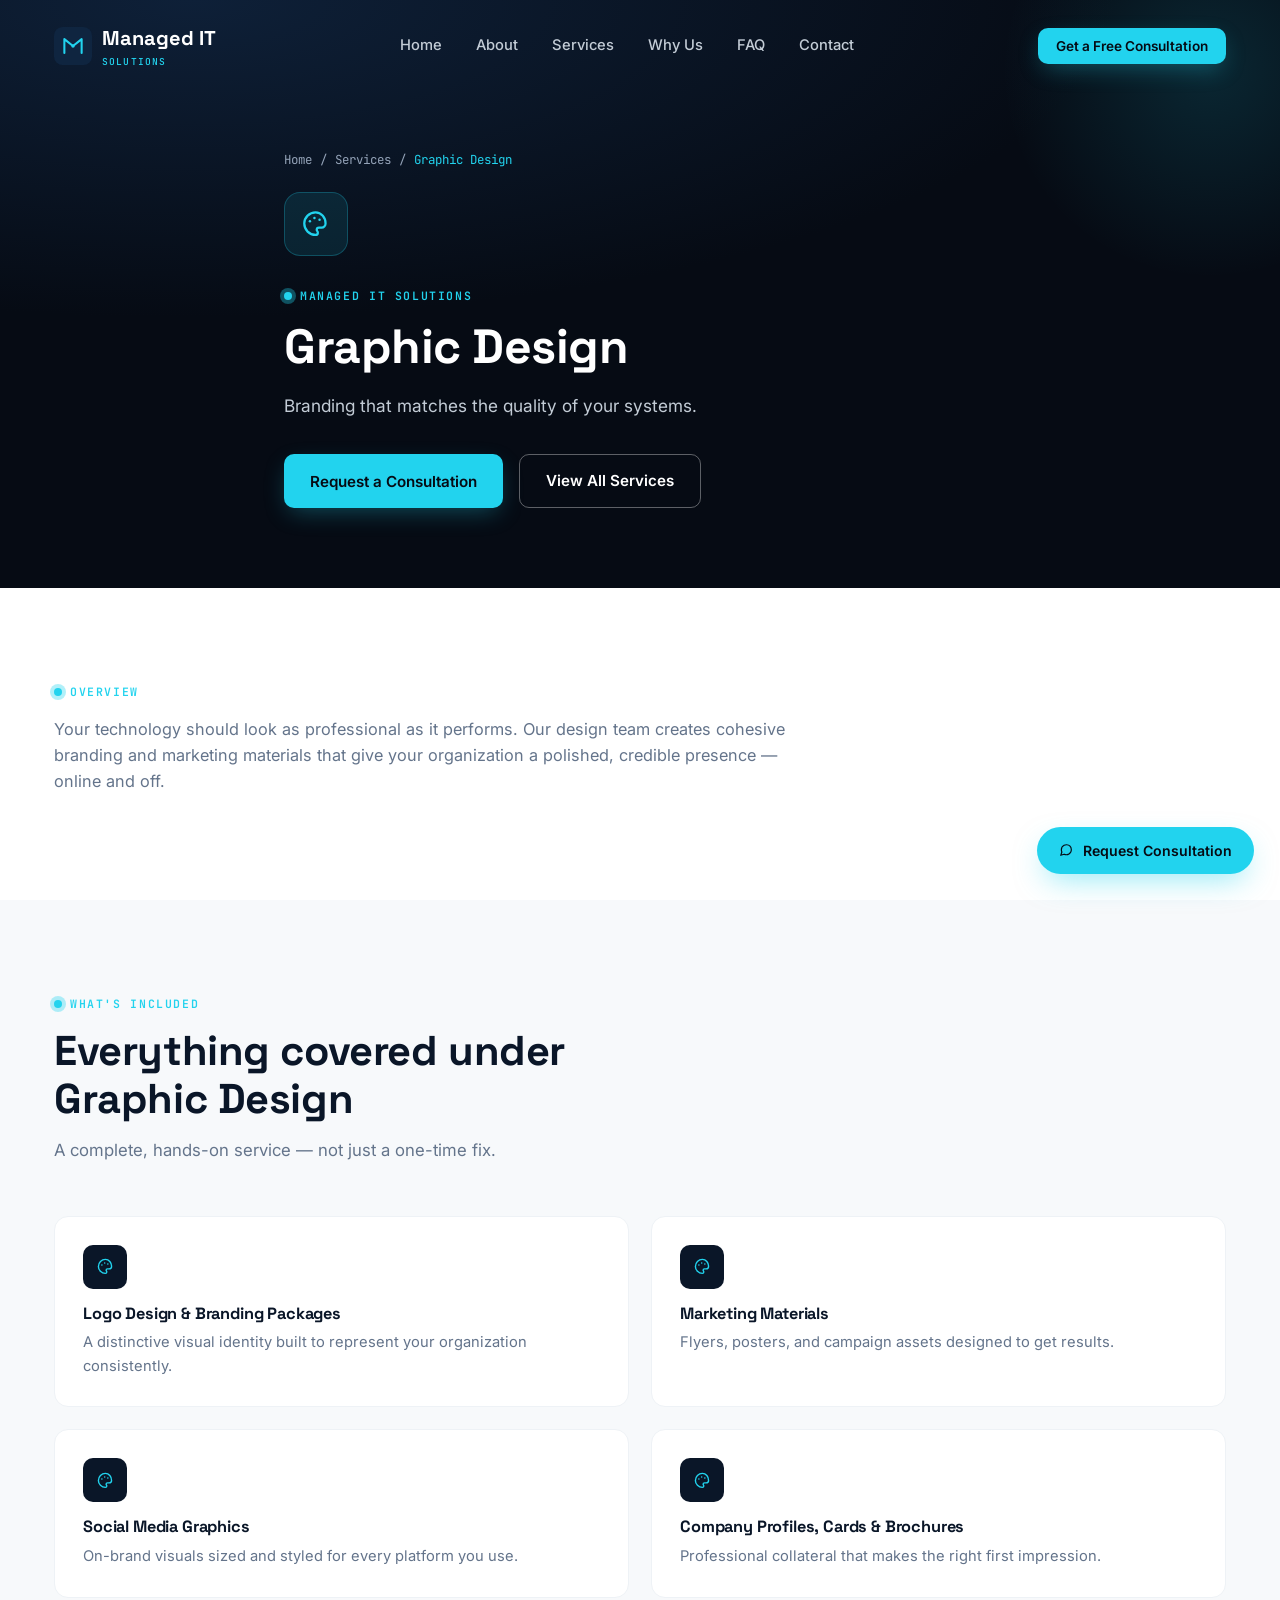
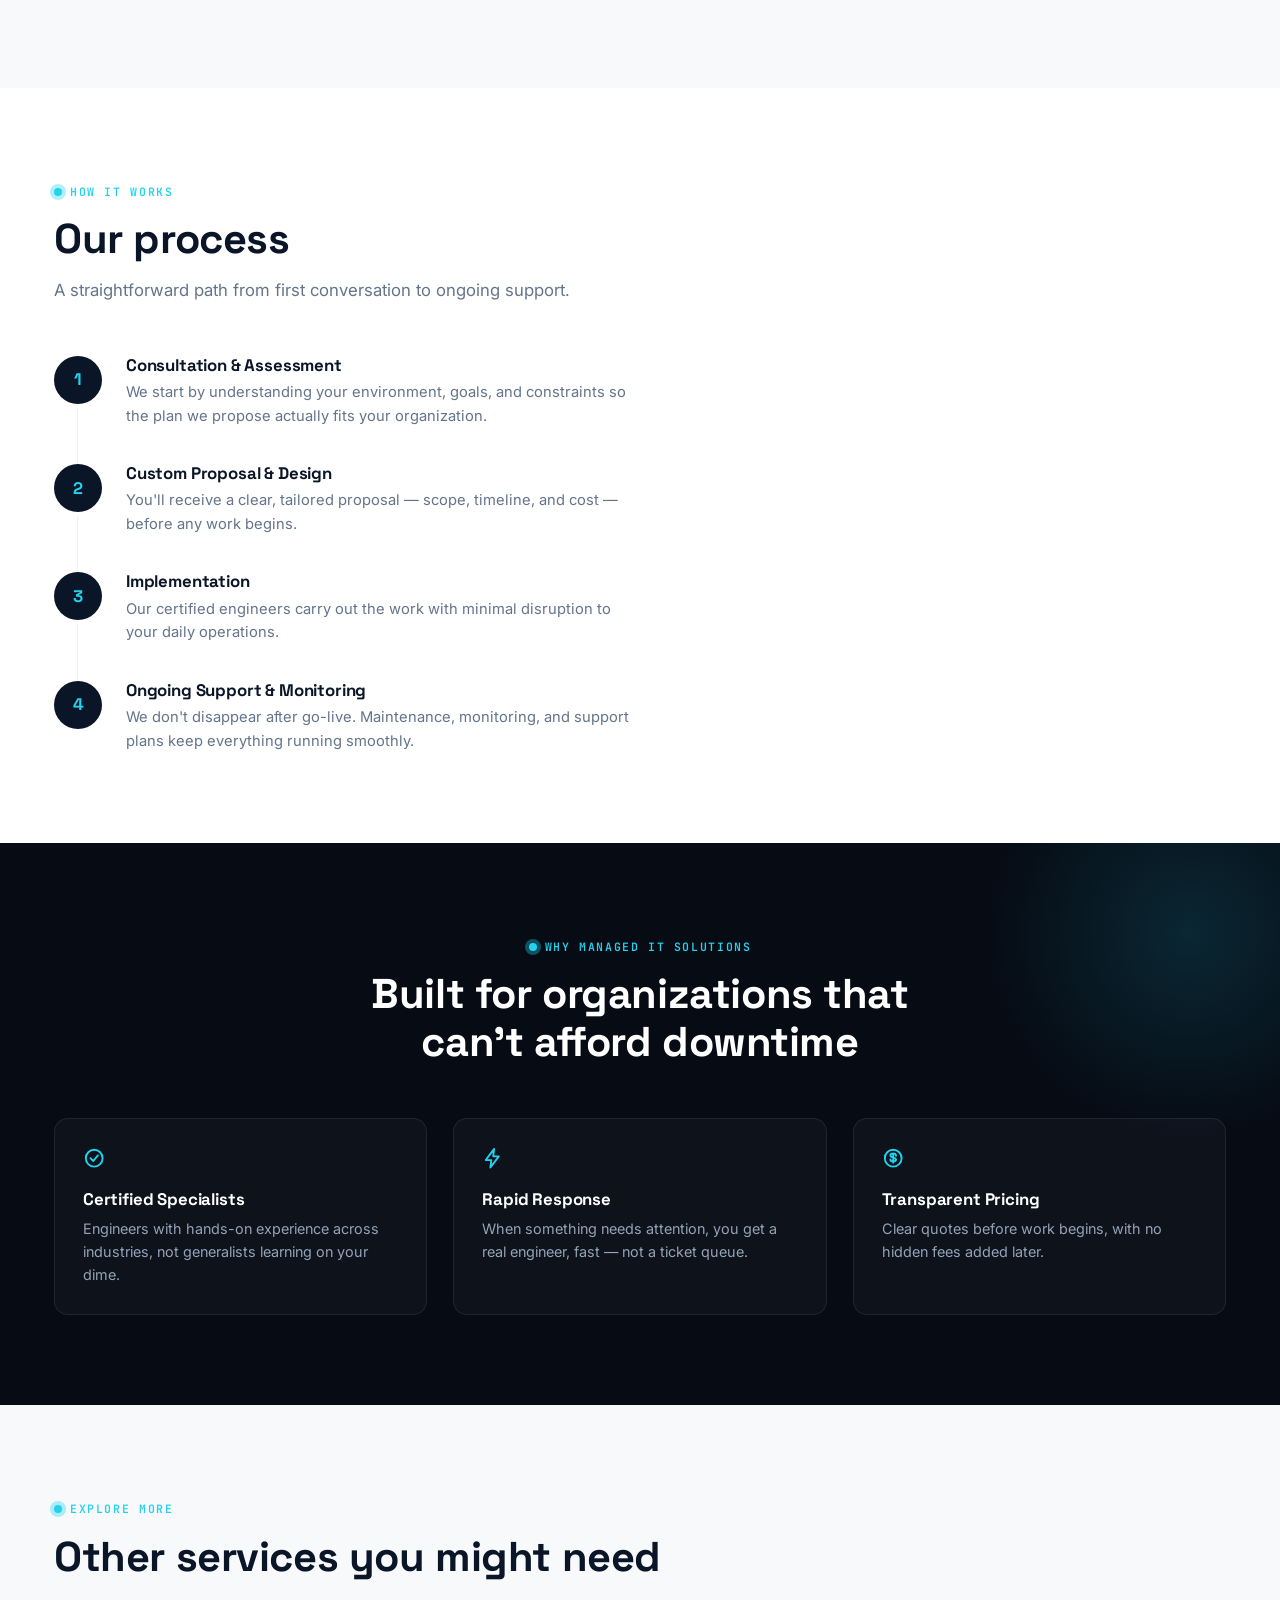
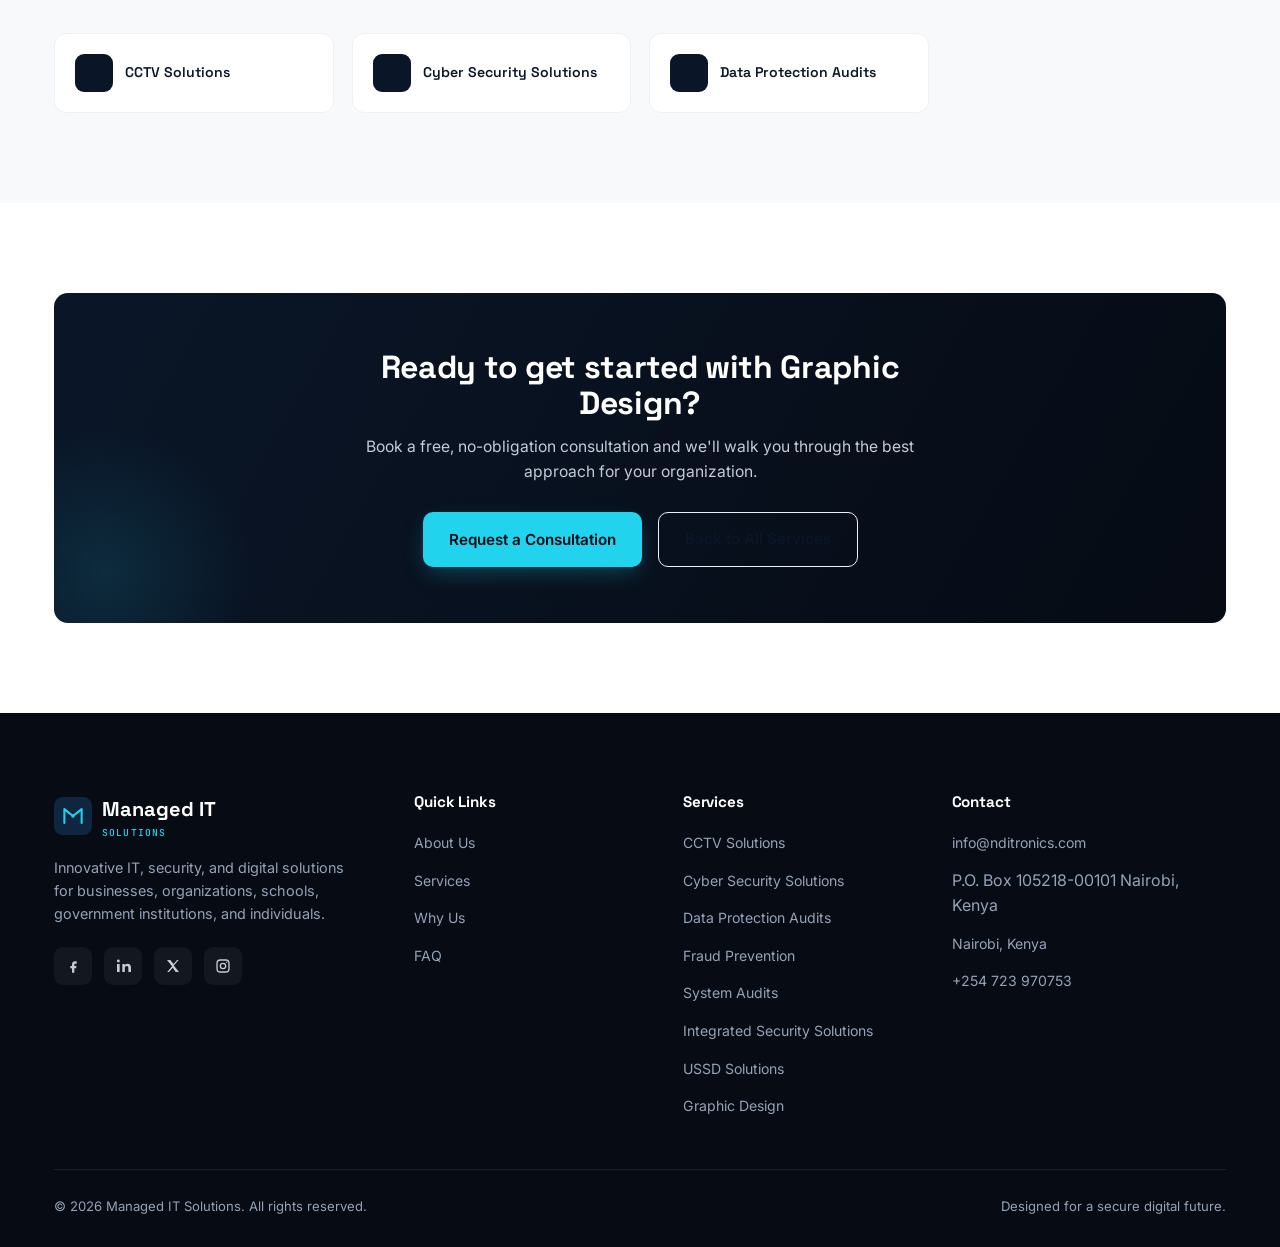
<file: services/graphic-design.html>
<!DOCTYPE html>
<html lang="en">
<head>
<meta charset="UTF-8">
<meta name="viewport" content="width=device-width, initial-scale=1.0, viewport-fit=cover">
<meta name="theme-color" content="#0a1628">
<title>Graphic Design | Managed IT Solutions</title>
<meta name="description" content="Logo design, branding packages, marketing materials, social media graphics, and company profiles.">
<link rel="icon" type="image/svg+xml" href="../assets/favicon.svg">
<link rel="icon" type="image/png" sizes="32x32" href="../assets/favicon-32x32.png">
<link rel="icon" type="image/png" sizes="16x16" href="../assets/favicon-16x16.png">
<link rel="shortcut icon" href="../assets/favicon.ico">
<link rel="apple-touch-icon" sizes="180x180" href="../assets/apple-touch-icon.png">
<link rel="manifest" href="../assets/site.webmanifest">

<!-- IMPORTANT: replace https://www.YOURDOMAIN.com everywhere once you register a domain -->
<link rel="canonical" href="https://www.YOURDOMAIN.com/services/graphic-design.html">

<meta property="og:type" content="website">
<meta property="og:site_name" content="Managed IT Solutions">
<meta property="og:title" content="Graphic Design | Managed IT Solutions">
<meta property="og:description" content="Logo design, branding packages, marketing materials, social media graphics, and company profiles.">
<meta property="og:url" content="https://www.YOURDOMAIN.com/services/graphic-design.html">
<meta property="og:image" content="https://www.YOURDOMAIN.com/assets/og-image.png">
<meta property="og:image:width" content="1200">
<meta property="og:image:height" content="630">
<meta property="og:locale" content="en_KE">

<meta name="twitter:card" content="summary_large_image">
<meta name="twitter:title" content="Graphic Design | Managed IT Solutions">
<meta name="twitter:description" content="Logo design, branding packages, marketing materials, social media graphics, and company profiles.">
<meta name="twitter:image" content="https://www.YOURDOMAIN.com/assets/og-image.png">

<script type="application/ld+json">
{
  "@context": "https://schema.org",
  "@type": "Service",
  "name": "Graphic Design",
  "description": "Logo design, branding packages, marketing materials, social media graphics, and company profiles.",
  "url": "https://www.YOURDOMAIN.com/services/graphic-design.html",
  "provider": {
    "@type": "ProfessionalService",
    "name": "Managed IT Solutions",
    "email": "info@nditronics.com",
    "telephone": "+254723970753",
    "address": { "@type": "PostalAddress", "addressLocality": "Nairobi", "addressCountry": "KE" }
  },
  "areaServed": "Kenya"
}
</script>

<link rel="preconnect" href="https://fonts.googleapis.com">
<link rel="preconnect" href="https://fonts.gstatic.com" crossorigin>
<link href="https://fonts.googleapis.com/css2?family=Space+Grotesk:wght@500;600;700&family=Inter:wght@400;500;600;700&family=JetBrains+Mono:wght@400;500;600&display=swap" rel="stylesheet">
<link rel="stylesheet" href="../assets/styles.css">
</head>
<body>

<a href="#main" class="skip-link">Skip to content</a>
<div id="loader"><div class="loader-mark"><div class="loader-ring"></div><span>M</span></div></div>

<header id="siteHeader">
  <div class="container nav-wrap">
    <a href="../index.html#home" class="logo">
      <svg class="logo-mark" viewBox="0 0 44 44" fill="none" xmlns="http://www.w3.org/2000/svg">
        <rect width="44" height="44" rx="10" fill="#0F2540"/>
        <path d="M12 30V14L22 22L32 14V30" stroke="#22D3EE" stroke-width="2.4" stroke-linecap="round" stroke-linejoin="round"/>
        <circle cx="22" cy="22" r="2" fill="#22D3EE"/>
      </svg>
      <span>Managed IT<br><small>SOLUTIONS</small></span>
    </a>
    <nav class="nav-links" id="navLinks">
      <a href="../index.html#home">Home</a>
      <a href="../index.html#about">About</a>
      <a href="../index.html#services">Services</a>
      <a href="../index.html#why">Why Us</a>
      <a href="../index.html#faq">FAQ</a>
      <a href="../index.html#contact">Contact</a>
    </nav>
    <div class="nav-cta">
      <button type="button" class="btn btn-primary btn-sm" data-consult-trigger>Get a Free Consultation</button>
      <button class="nav-toggle" id="navToggle" aria-label="Toggle menu" aria-expanded="false"><span></span><span></span><span></span></button>
    </div>
  </div>
</header>

<main id="main">

<section class="service-hero">
  <div class="container service-hero-inner">
    <div class="breadcrumb reveal">
      <a href="../index.html#home">Home</a><span>/</span>
      <a href="../index.html#services">Services</a><span>/</span>
      <span class="current">Graphic Design</span>
    </div>
    <div class="service-hero-icon reveal"><svg class="icon" viewBox="0 0 24 24" fill="none" stroke="currentColor" stroke-width="2" stroke-linecap="round" stroke-linejoin="round"><path d="M12 2a10 10 0 100 20c1.1 0 2-.9 2-2 0-.5-.2-1-.5-1.3-.3-.4-.5-.8-.5-1.2 0-1.1.9-2 2-2h2.3c1.9 0 3.5-1.6 3.5-3.5C21 6.8 17 2 12 2z"/><circle cx="7" cy="10" r="1.1" fill="currentColor" stroke="none"/><circle cx="11" cy="7" r="1.1" fill="currentColor" stroke="none"/><circle cx="15.5" cy="8.5" r="1.1" fill="currentColor" stroke="none"/></svg></div>
    <div class="eyebrow reveal">Managed IT Solutions</div>
    <h1 class="reveal">Graphic Design</h1>
    <p class="reveal">Branding that matches the quality of your systems.</p>
    <div class="service-hero-actions reveal">
      <button type="button" class="btn btn-primary" data-consult-trigger data-service="Graphic Design">Request a Consultation</button>
      <a href="../index.html#services" class="btn btn-outline">View All Services</a>
    </div>
  </div>
</section>

<section>
  <div class="container">
    <div class="service-intro reveal">
      <div class="eyebrow">Overview</div>
      <p>Your technology should look as professional as it performs. Our design team creates cohesive branding and marketing materials that give your organization a polished, credible presence — online and off.</p>
    </div>
  </div>
</section>

<section class="about-bg" style="background:var(--slate-50);">
  <div class="container">
    <div class="section-head reveal">
      <div class="eyebrow">What's Included</div>
      <h2>Everything covered under Graphic Design</h2>
      <p>A complete, hands-on service — not just a one-time fix.</p>
    </div>
    <div class="feature-grid">
      <div class="feature-card reveal">
        <div class="feature-card-icon"><svg class="icon" viewBox="0 0 24 24" fill="none" stroke="currentColor" stroke-width="2" stroke-linecap="round" stroke-linejoin="round"><path d="M12 2a10 10 0 100 20c1.1 0 2-.9 2-2 0-.5-.2-1-.5-1.3-.3-.4-.5-.8-.5-1.2 0-1.1.9-2 2-2h2.3c1.9 0 3.5-1.6 3.5-3.5C21 6.8 17 2 12 2z"/><circle cx="7" cy="10" r="1.1" fill="currentColor" stroke="none"/><circle cx="11" cy="7" r="1.1" fill="currentColor" stroke="none"/><circle cx="15.5" cy="8.5" r="1.1" fill="currentColor" stroke="none"/></svg></div>
        <h3>Logo Design & Branding Packages</h3>
        <p>A distinctive visual identity built to represent your organization consistently.</p>
      </div>
      <div class="feature-card reveal">
        <div class="feature-card-icon"><svg class="icon" viewBox="0 0 24 24" fill="none" stroke="currentColor" stroke-width="2" stroke-linecap="round" stroke-linejoin="round"><path d="M12 2a10 10 0 100 20c1.1 0 2-.9 2-2 0-.5-.2-1-.5-1.3-.3-.4-.5-.8-.5-1.2 0-1.1.9-2 2-2h2.3c1.9 0 3.5-1.6 3.5-3.5C21 6.8 17 2 12 2z"/><circle cx="7" cy="10" r="1.1" fill="currentColor" stroke="none"/><circle cx="11" cy="7" r="1.1" fill="currentColor" stroke="none"/><circle cx="15.5" cy="8.5" r="1.1" fill="currentColor" stroke="none"/></svg></div>
        <h3>Marketing Materials</h3>
        <p>Flyers, posters, and campaign assets designed to get results.</p>
      </div>
      <div class="feature-card reveal">
        <div class="feature-card-icon"><svg class="icon" viewBox="0 0 24 24" fill="none" stroke="currentColor" stroke-width="2" stroke-linecap="round" stroke-linejoin="round"><path d="M12 2a10 10 0 100 20c1.1 0 2-.9 2-2 0-.5-.2-1-.5-1.3-.3-.4-.5-.8-.5-1.2 0-1.1.9-2 2-2h2.3c1.9 0 3.5-1.6 3.5-3.5C21 6.8 17 2 12 2z"/><circle cx="7" cy="10" r="1.1" fill="currentColor" stroke="none"/><circle cx="11" cy="7" r="1.1" fill="currentColor" stroke="none"/><circle cx="15.5" cy="8.5" r="1.1" fill="currentColor" stroke="none"/></svg></div>
        <h3>Social Media Graphics</h3>
        <p>On-brand visuals sized and styled for every platform you use.</p>
      </div>
      <div class="feature-card reveal">
        <div class="feature-card-icon"><svg class="icon" viewBox="0 0 24 24" fill="none" stroke="currentColor" stroke-width="2" stroke-linecap="round" stroke-linejoin="round"><path d="M12 2a10 10 0 100 20c1.1 0 2-.9 2-2 0-.5-.2-1-.5-1.3-.3-.4-.5-.8-.5-1.2 0-1.1.9-2 2-2h2.3c1.9 0 3.5-1.6 3.5-3.5C21 6.8 17 2 12 2z"/><circle cx="7" cy="10" r="1.1" fill="currentColor" stroke="none"/><circle cx="11" cy="7" r="1.1" fill="currentColor" stroke="none"/><circle cx="15.5" cy="8.5" r="1.1" fill="currentColor" stroke="none"/></svg></div>
        <h3>Company Profiles, Cards & Brochures</h3>
        <p>Professional collateral that makes the right first impression.</p>
      </div>
    </div>
  </div>
</section>

<section>
  <div class="container">
    <div class="section-head reveal">
      <div class="eyebrow">How It Works</div>
      <h2>Our process</h2>
      <p>A straightforward path from first conversation to ongoing support.</p>
    </div>
    <div class="process-list">
      <div class="process-step reveal">
        <div class="process-num">1</div>
        <div>
          <h3>Consultation & Assessment</h3>
          <p>We start by understanding your environment, goals, and constraints so the plan we propose actually fits your organization.</p>
        </div>
      </div>
      <div class="process-step reveal">
        <div class="process-num">2</div>
        <div>
          <h3>Custom Proposal & Design</h3>
          <p>You'll receive a clear, tailored proposal — scope, timeline, and cost — before any work begins.</p>
        </div>
      </div>
      <div class="process-step reveal">
        <div class="process-num">3</div>
        <div>
          <h3>Implementation</h3>
          <p>Our certified engineers carry out the work with minimal disruption to your daily operations.</p>
        </div>
      </div>
      <div class="process-step reveal">
        <div class="process-num">4</div>
        <div>
          <h3>Ongoing Support & Monitoring</h3>
          <p>We don't disappear after go-live. Maintenance, monitoring, and support plans keep everything running smoothly.</p>
        </div>
      </div>
    </div>
  </div>
</section>

<section class="why-band">
  <div class="container">
    <div class="section-head center reveal" style="margin-left:auto;margin-right:auto;">
      <div class="eyebrow" style="justify-content:center;">Why Managed IT Solutions</div>
      <h2>Built for organizations that can't afford downtime</h2>
    </div>
    <div class="why-grid">
      <div class="why-item reveal">
        <svg class="icon" viewBox="0 0 24 24" fill="none" stroke="currentColor" stroke-width="2" stroke-linecap="round" stroke-linejoin="round"><circle cx="12" cy="12" r="9"/><path d="M8 12l3 3 5-6"/></svg>
        <h3>Certified Specialists</h3>
        <p>Engineers with hands-on experience across industries, not generalists learning on your dime.</p>
      </div>
      <div class="why-item reveal">
        <svg class="icon" viewBox="0 0 24 24" fill="none" stroke="currentColor" stroke-width="2" stroke-linecap="round" stroke-linejoin="round"><path d="M13 2L4 14h6l-1 8 9-12h-6l1-8z"/></svg>
        <h3>Rapid Response</h3>
        <p>When something needs attention, you get a real engineer, fast — not a ticket queue.</p>
      </div>
      <div class="why-item reveal">
        <svg class="icon" viewBox="0 0 24 24" fill="none" stroke="currentColor" stroke-width="2" stroke-linecap="round" stroke-linejoin="round"><circle cx="12" cy="12" r="9"/><path d="M12 7v10M15 9.5c0-1.4-1.3-2.5-3-2.5s-3 .9-3 2.2c0 3 6 1.4 6 4.3 0 1.3-1.3 2.2-3 2.2s-3-1.1-3-2.5"/></svg>
        <h3>Transparent Pricing</h3>
        <p>Clear quotes before work begins, with no hidden fees added later.</p>
      </div>
    </div>
  </div>
</section>

<section class="about-bg" style="background:var(--slate-50);">
  <div class="container">
    <div class="section-head reveal">
      <div class="eyebrow">Explore More</div>
      <h2>Other services you might need</h2>
    </div>
    <div class="related-grid">
      <a class="related-card" href="cctv-solutions.html" target="_blank" rel="noopener noreferrer">
        <span class="related-card-icon"><svg class="icon" viewBox="0 0 24 24" fill="none" stroke="currentColor" stroke-width="2" stroke-linecap="round" stroke-linejoin="round"><rect x="2" y="6" width="14" height="12" rx="2"/><path d="M16 10l6-3v10l-6-3"/></svg></span>
        <span>CCTV Solutions</span>
      </a>
      <a class="related-card" href="cyber-security-solutions.html" target="_blank" rel="noopener noreferrer">
        <span class="related-card-icon"><svg class="icon" viewBox="0 0 24 24" fill="none" stroke="currentColor" stroke-width="2" stroke-linecap="round" stroke-linejoin="round"><path d="M12 2l8 4v6c0 5-3.5 8.5-8 10-4.5-1.5-8-5-8-10V6l8-4z"/><path d="M9 12l2 2 4-4"/></svg></span>
        <span>Cyber Security Solutions</span>
      </a>
      <a class="related-card" href="data-protection-audits.html" target="_blank" rel="noopener noreferrer">
        <span class="related-card-icon"><svg class="icon" viewBox="0 0 24 24" fill="none" stroke="currentColor" stroke-width="2" stroke-linecap="round" stroke-linejoin="round"><ellipse cx="12" cy="5" rx="8" ry="3"/><path d="M4 5v14c0 1.7 3.6 3 8 3s8-1.3 8-3V5"/><path d="M4 12c0 1.7 3.6 3 8 3s8-1.3 8-3"/></svg></span>
        <span>Data Protection Audits</span>
      </a>
    </div>
  </div>
</section>

<section>
  <div class="container">
    <div class="cta-band reveal">
      <div class="cta-band-inner">
        <h2>Ready to get started with Graphic Design?</h2>
        <p>Book a free, no-obligation consultation and we'll walk you through the best approach for your organization.</p>
        <div class="cta-band-actions">
          <button type="button" class="btn btn-primary" data-consult-trigger data-service="Graphic Design">Request a Consultation</button>
          <a href="../index.html#services" class="btn btn-outline-dark">Back to All Services</a>
        </div>
      </div>
    </div>
  </div>
</section>

</main>

<footer>
  <div class="container">
    <div class="footer-grid">
      <div class="footer-brand">
        <a href="../index.html#home" class="logo"><svg class="logo-mark" viewBox="0 0 44 44" fill="none" xmlns="http://www.w3.org/2000/svg"><rect width="44" height="44" rx="10" fill="#0F2540"/><path d="M12 30V14L22 22L32 14V30" stroke="#22D3EE" stroke-width="2.4" stroke-linecap="round" stroke-linejoin="round"/><circle cx="22" cy="22" r="2" fill="#22D3EE"/></svg><span>Managed IT<br><small>SOLUTIONS</small></span></a>
        <p>Innovative IT, security, and digital solutions for businesses, organizations, schools, government institutions, and individuals.</p>
        <div class="social-row">
          <a href="https://www.facebook.com/nditronicsltd/" target="_blank" rel="noopener noreferrer" aria-label="Facebook"><svg class="icon" viewBox="0 0 24 24" fill="none" stroke="currentColor" stroke-width="2" stroke-linecap="round" stroke-linejoin="round"><path d="M15 8.5h2.5V5h-2.5c-2.5 0-4.5 2-4.5 4.5V12H8v3.5h2.5V22H14v-6.5h2.7l.5-3.5H14v-2c0-.8.7-1.5 1.5-1.5z" fill="currentColor" stroke="none"/></svg></a>
          <a href="https://www.linkedin.com/company/nditronics/" target="_blank" rel="noopener noreferrer" aria-label="LinkedIn"><svg class="icon" viewBox="0 0 24 24" fill="none" stroke="currentColor" stroke-width="2" stroke-linecap="round" stroke-linejoin="round"><rect x="3" y="9" width="4" height="12" fill="currentColor" stroke="none"/><circle cx="5" cy="4.5" r="2.2" fill="currentColor" stroke="none"/><path d="M11 9h3.6v2c.6-1.1 1.9-2.3 4-2.3 4.3 0 5.4 2.5 5.4 6.5V21H20v-5.3c0-1.6 0-3.7-2.4-3.7s-2.8 1.7-2.8 3.6V21H11z" fill="currentColor" stroke="none"/></svg></a>
          <a href="https://x.com/nditronicsltd" target="_blank" rel="noopener noreferrer" aria-label="X"><svg class="icon" viewBox="0 0 24 24" fill="none" stroke="currentColor" stroke-width="2" stroke-linecap="round" stroke-linejoin="round"><path d="M3 3l7.5 9.5L3.3 21H6l5.6-6.3L16 21h5l-7.8-9.9L20.5 3H18l-5.2 5.9L8 3z" fill="currentColor" stroke="none"/></svg></a>
          <a href="#" target="_blank" rel="noopener noreferrer" aria-label="Instagram"><svg class="icon" viewBox="0 0 24 24" fill="none" stroke="currentColor" stroke-width="2" stroke-linecap="round" stroke-linejoin="round"><rect x="3" y="3" width="18" height="18" rx="5"/><circle cx="12" cy="12" r="4"/><circle cx="17.5" cy="6.5" r="1" fill="currentColor" stroke="none"/></svg></a>
        </div>
      </div>
      <div class="footer-col">
        <h4>Quick Links</h4>
        <ul>
          <li><a href="../index.html#about">About Us</a></li>
          <li><a href="../index.html#services">Services</a></li>
          <li><a href="../index.html#why">Why Us</a></li>
          <li><a href="../index.html#faq">FAQ</a></li>
        </ul>
      </div>
      <div class="footer-col">
        <h4>Services</h4>
        <ul>
          <li><a href="cctv-solutions.html" target="_blank" rel="noopener noreferrer">CCTV Solutions</a></li>
          <li><a href="cyber-security-solutions.html" target="_blank" rel="noopener noreferrer">Cyber Security Solutions</a></li>
          <li><a href="data-protection-audits.html" target="_blank" rel="noopener noreferrer">Data Protection Audits</a></li>
          <li><a href="fraud-prevention.html" target="_blank" rel="noopener noreferrer">Fraud Prevention</a></li>
          <li><a href="system-audits.html" target="_blank" rel="noopener noreferrer">System Audits</a></li>
          <li><a href="integrated-security-solutions.html" target="_blank" rel="noopener noreferrer">Integrated Security Solutions</a></li>
          <li><a href="ussd-solutions.html" target="_blank" rel="noopener noreferrer">USSD Solutions</a></li>
          <li><a href="graphic-design.html" target="_blank" rel="noopener noreferrer">Graphic Design</a></li>
        </ul>
      </div>
      <div class="footer-col">
        <h4>Contact</h4>
        <ul>
          <li><a href="mailto:info@nditronics.com">info@nditronics.com</a></li>
          <li>P.O. Box 105218-00101 Nairobi, Kenya</li>
<li><a href="../index.html#contact">Nairobi, Kenya</a></li>
          <li><a href="tel:+254723970753">+254 723 970753</a></li>
        </ul>
      </div>
    </div>
    <div class="footer-bottom">
      <span>© 2026 Managed IT Solutions. All rights reserved.</span>
      <span>Designed for a secure digital future.</span>
    </div>
  </div>
</footer>

<button type="button" class="float-cta" data-consult-trigger><svg class="icon" viewBox="0 0 24 24" fill="none" stroke="currentColor" stroke-width="2" stroke-linecap="round" stroke-linejoin="round"><path d="M21 11.5a8.4 8.4 0 01-.9 3.8 8.5 8.5 0 01-7.6 4.7 8.4 8.4 0 01-3.8-.9L3 21l1.9-5.7a8.4 8.4 0 01-.9-3.8 8.5 8.5 0 014.7-7.6 8.4 8.4 0 013.8-.9h.5a8.5 8.5 0 018 8v.5z"/></svg><span>Request Consultation</span></button>
<button id="scrollTop" aria-label="Scroll to top"><svg class="icon" viewBox="0 0 24 24" fill="none" stroke="currentColor" stroke-width="2" stroke-linecap="round" stroke-linejoin="round"><line x1="12" y1="19" x2="12" y2="5"/><path d="M5 12l7-7 7 7"/></svg></button>

<div class="contact-modal-overlay" id="contactModalOverlay">
  <div class="contact-modal" role="dialog" aria-modal="true" aria-labelledby="contactModalTitle">
    <button type="button" class="contact-modal-close" id="contactModalClose" aria-label="Close">
      <svg class="icon" viewBox="0 0 24 24" fill="none" stroke="currentColor" stroke-width="2" stroke-linecap="round" stroke-linejoin="round"><line x1="6" y1="6" x2="18" y2="18"/><line x1="6" y1="18" x2="18" y2="6"/></svg>
    </button>
    <h3 id="contactModalTitle">How would you like to reach us?</h3>
    <p id="contactModalSubtitle">Choose how you'd like to start the conversation.</p>
    <div class="contact-modal-actions">
      <button type="button" class="contact-modal-btn gmail" id="contactModalGmail">
        <span class="contact-modal-icon gmail-icon"><svg viewBox="0 0 24 24" fill="none" stroke="currentColor" stroke-width="2" stroke-linecap="round" stroke-linejoin="round"><rect x="2" y="4" width="20" height="16" rx="2"/><path d="M2 6l10 7 10-7"/></svg></span>
        <span class="contact-modal-btn-text">
          <strong>Email via Gmail</strong>
          <small>Opens a pre-filled message to info@nditronics.com</small>
        </span>
      </button>
      <button type="button" class="contact-modal-btn whatsapp" id="contactModalWhatsapp">
        <span class="contact-modal-icon whatsapp-icon"><svg viewBox="0 0 24 24" fill="none" stroke="currentColor" stroke-width="2" stroke-linecap="round" stroke-linejoin="round"><path d="M21 11.5a8.4 8.4 0 01-.9 3.8 8.5 8.5 0 01-7.6 4.7 8.4 8.4 0 01-3.8-.9L3 21l1.9-5.7a8.4 8.4 0 01-.9-3.8 8.5 8.5 0 014.7-7.6 8.4 8.4 0 013.8-.9h.5a8.5 8.5 0 018 8v.5z"/></svg></span>
        <span class="contact-modal-btn-text">
          <strong>Message on WhatsApp</strong>
          <small>Opens a pre-filled chat to +254 723 970753</small>
        </span>
      </button>
      <button type="button" class="contact-modal-btn sms" id="contactModalSms">
        <span class="contact-modal-icon sms-icon"><svg viewBox="0 0 24 24" fill="none" stroke="currentColor" stroke-width="2" stroke-linecap="round" stroke-linejoin="round"><path d="M21 15a2 2 0 01-2 2H7l-4 4V5a2 2 0 012-2h14a2 2 0 012 2v10z"/></svg></span>
        <span class="contact-modal-btn-text">
          <strong>Send an SMS</strong>
          <small>Opens a pre-filled text message to +254 723 970753</small>
        </span>
      </button>
    </div>
    <p class="contact-modal-note">These open Gmail, WhatsApp, or your messaging app with your message ready — just hit send.</p>
  </div>
</div>

<script src="../assets/site.js"></script>
</body>
</html>
</file>
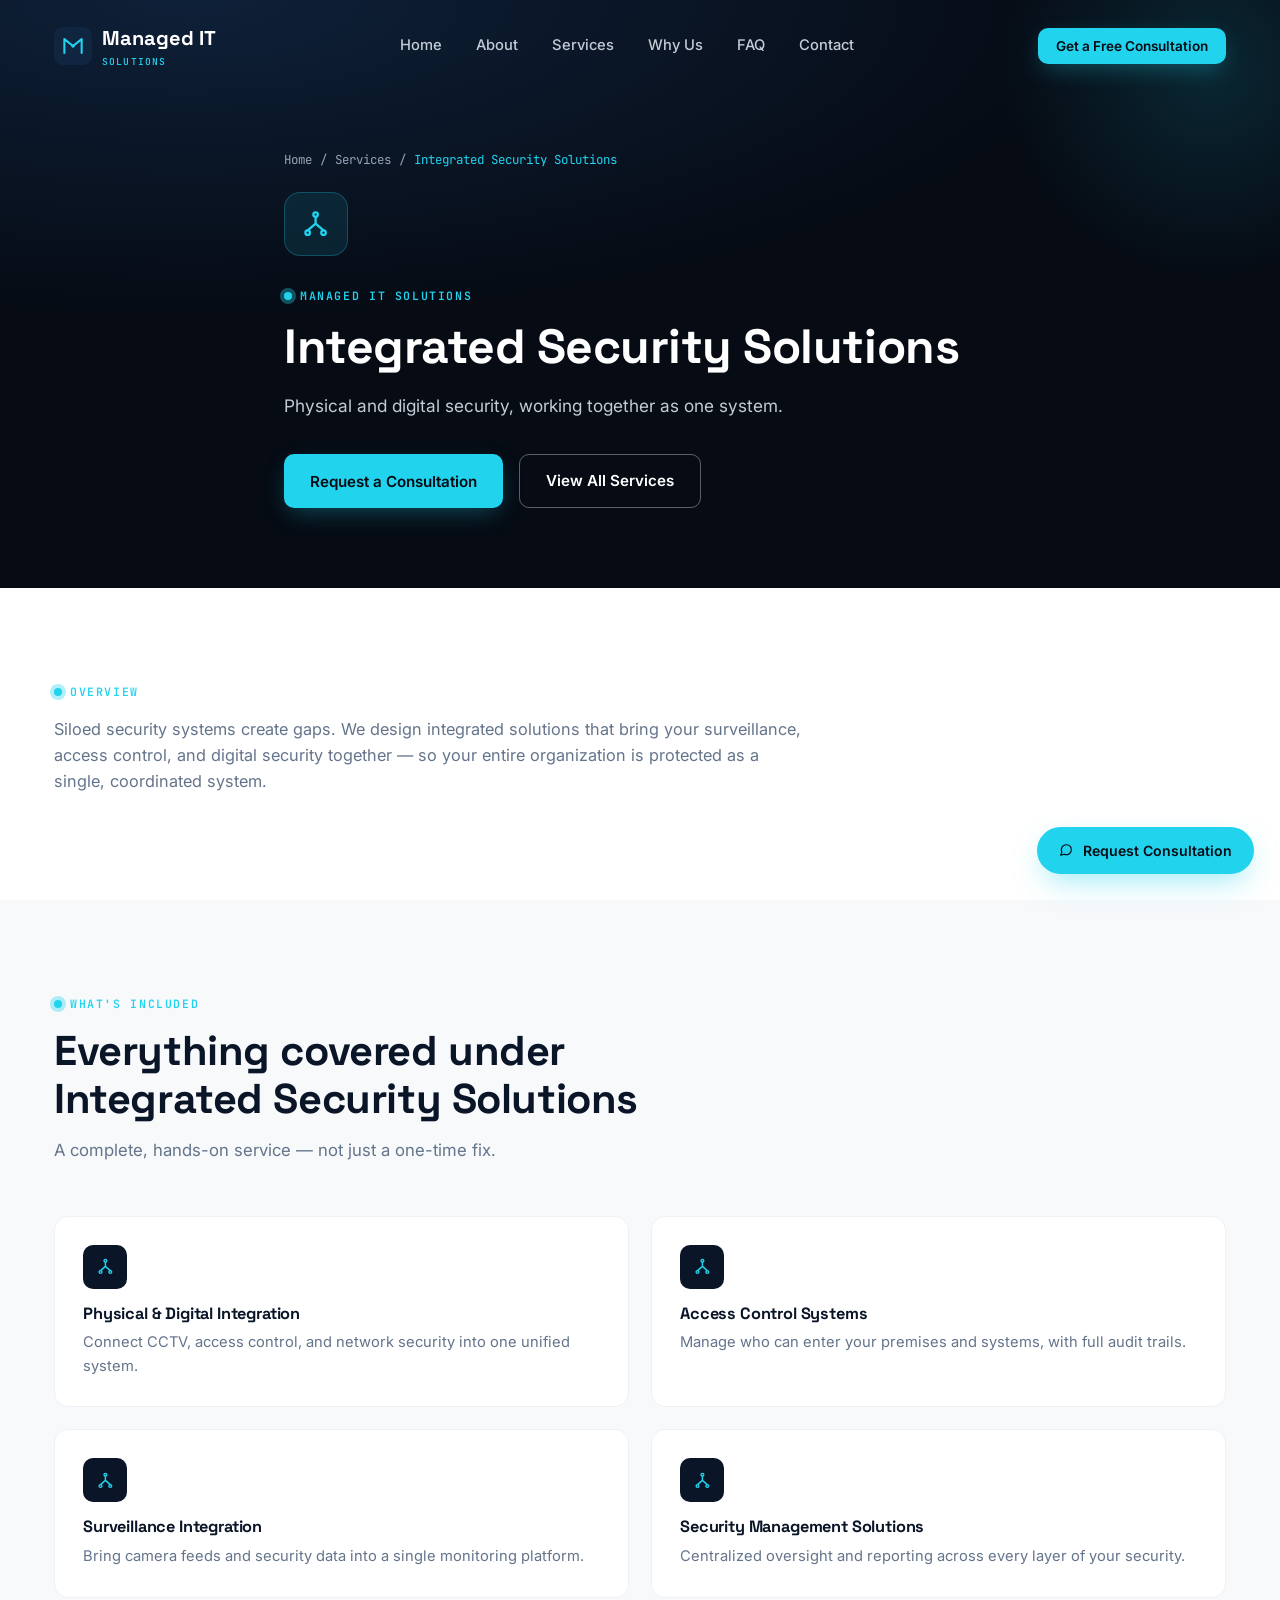
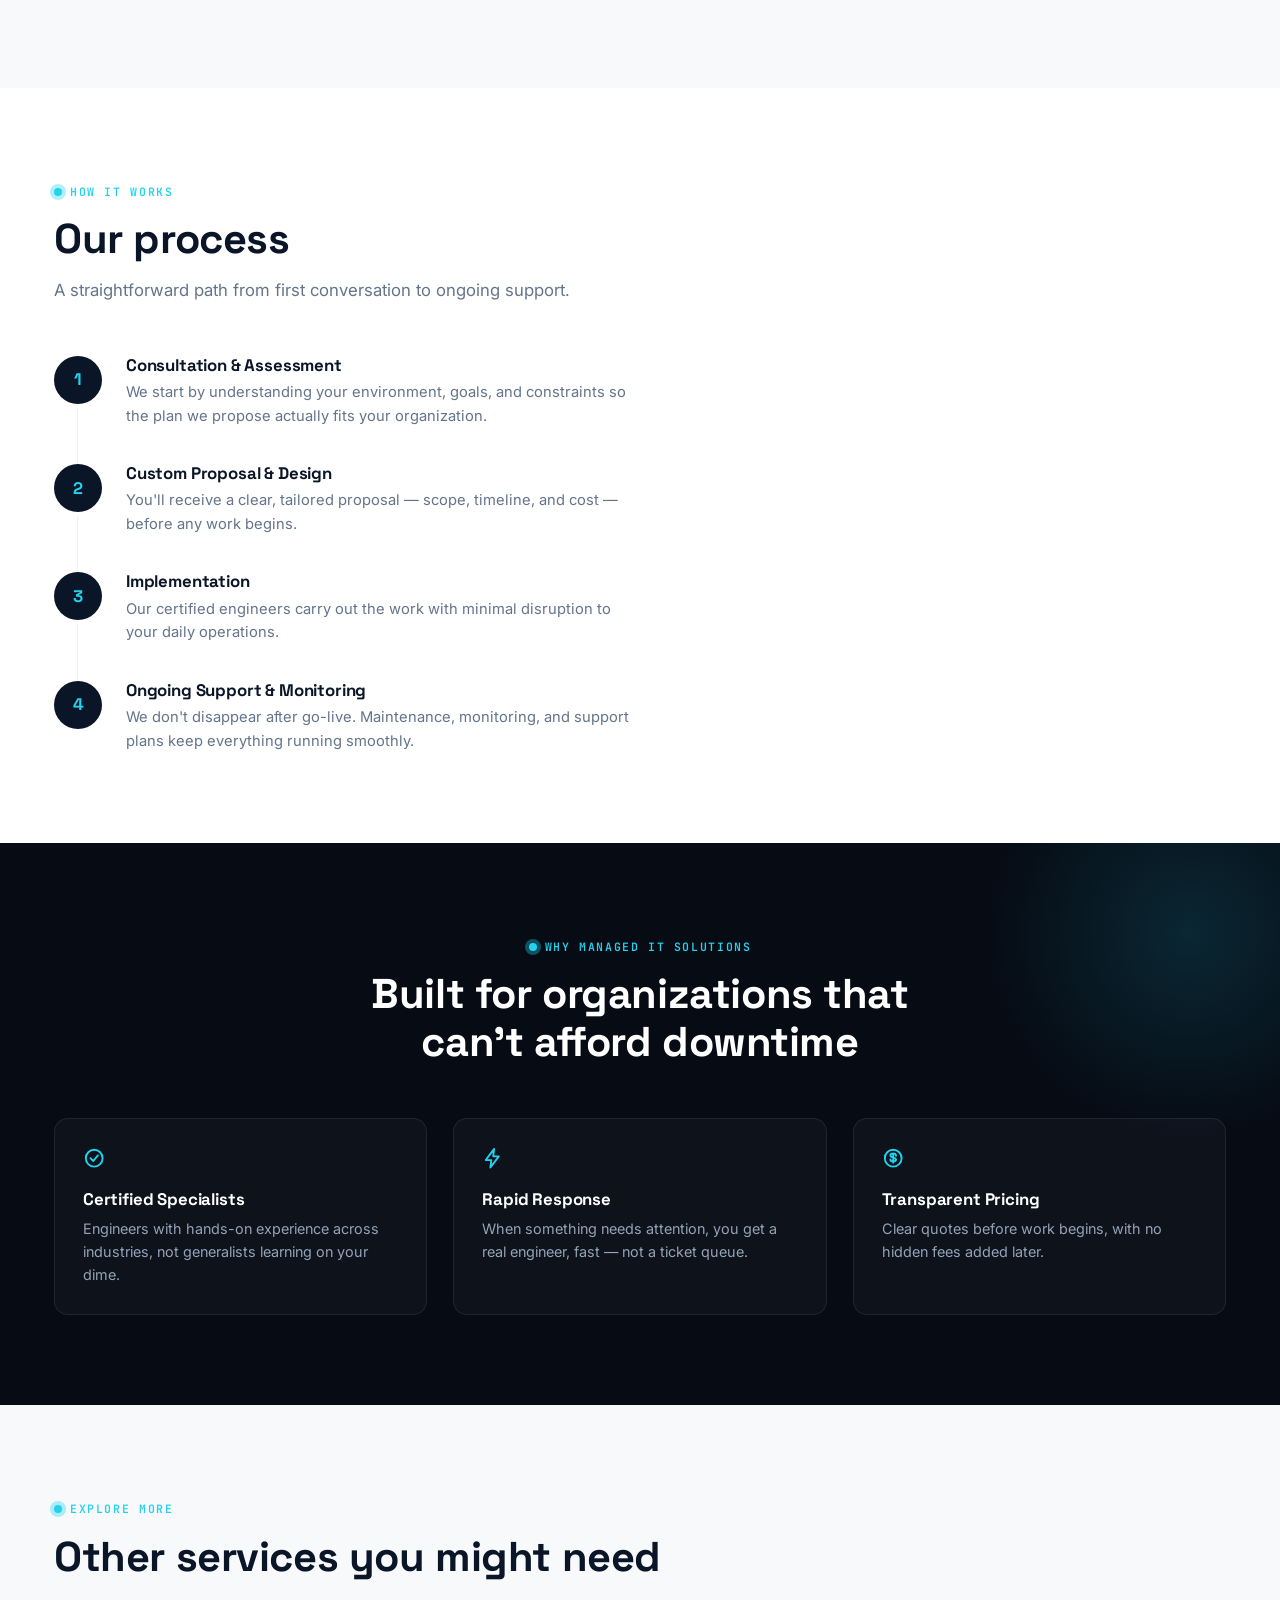
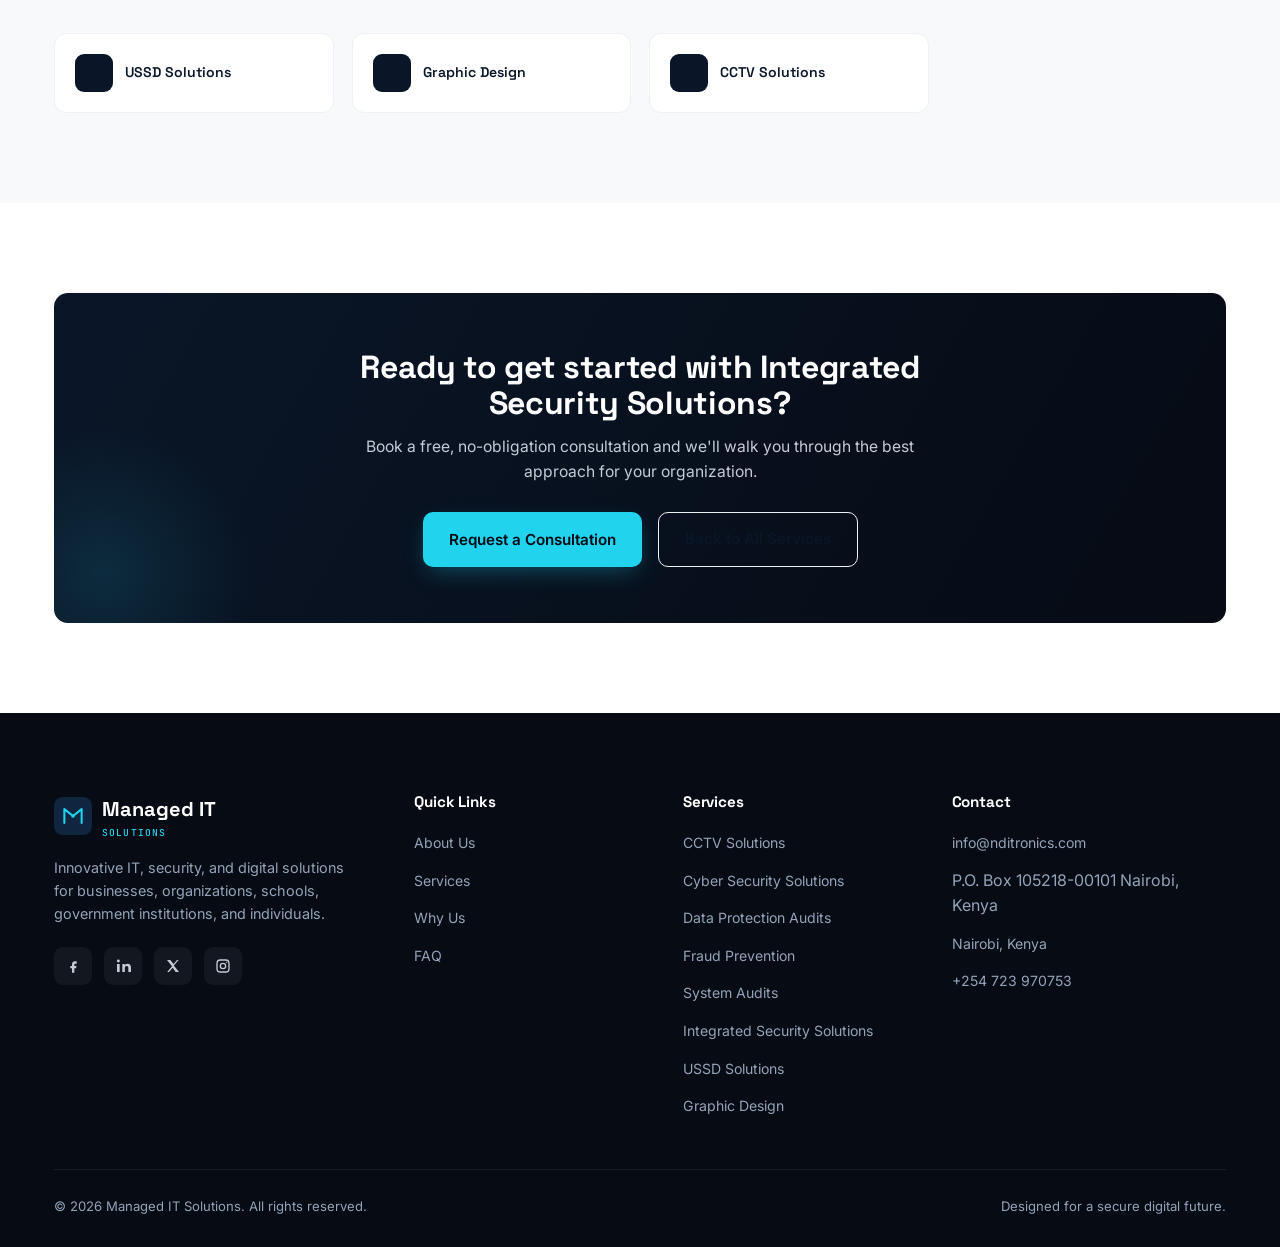
<file: services/integrated-security-solutions.html>
<!DOCTYPE html>
<html lang="en">
<head>
<meta charset="UTF-8">
<meta name="viewport" content="width=device-width, initial-scale=1.0, viewport-fit=cover">
<meta name="theme-color" content="#0a1628">
<title>Integrated Security Solutions | Managed IT Solutions</title>
<meta name="description" content="Physical and digital security integration, access control systems, surveillance integration, and security management.">
<link rel="icon" type="image/svg+xml" href="../assets/favicon.svg">
<link rel="icon" type="image/png" sizes="32x32" href="../assets/favicon-32x32.png">
<link rel="icon" type="image/png" sizes="16x16" href="../assets/favicon-16x16.png">
<link rel="shortcut icon" href="../assets/favicon.ico">
<link rel="apple-touch-icon" sizes="180x180" href="../assets/apple-touch-icon.png">
<link rel="manifest" href="../assets/site.webmanifest">

<!-- IMPORTANT: replace https://www.YOURDOMAIN.com everywhere once you register a domain -->
<link rel="canonical" href="https://www.YOURDOMAIN.com/services/integrated-security-solutions.html">

<meta property="og:type" content="website">
<meta property="og:site_name" content="Managed IT Solutions">
<meta property="og:title" content="Integrated Security Solutions | Managed IT Solutions">
<meta property="og:description" content="Physical and digital security integration, access control systems, surveillance integration, and security management.">
<meta property="og:url" content="https://www.YOURDOMAIN.com/services/integrated-security-solutions.html">
<meta property="og:image" content="https://www.YOURDOMAIN.com/assets/og-image.png">
<meta property="og:image:width" content="1200">
<meta property="og:image:height" content="630">
<meta property="og:locale" content="en_KE">

<meta name="twitter:card" content="summary_large_image">
<meta name="twitter:title" content="Integrated Security Solutions | Managed IT Solutions">
<meta name="twitter:description" content="Physical and digital security integration, access control systems, surveillance integration, and security management.">
<meta name="twitter:image" content="https://www.YOURDOMAIN.com/assets/og-image.png">

<script type="application/ld+json">
{
  "@context": "https://schema.org",
  "@type": "Service",
  "name": "Integrated Security Solutions",
  "description": "Physical and digital security integration, access control systems, surveillance integration, and security management.",
  "url": "https://www.YOURDOMAIN.com/services/integrated-security-solutions.html",
  "provider": {
    "@type": "ProfessionalService",
    "name": "Managed IT Solutions",
    "email": "info@nditronics.com",
    "telephone": "+254723970753",
    "address": { "@type": "PostalAddress", "addressLocality": "Nairobi", "addressCountry": "KE" }
  },
  "areaServed": "Kenya"
}
</script>

<link rel="preconnect" href="https://fonts.googleapis.com">
<link rel="preconnect" href="https://fonts.gstatic.com" crossorigin>
<link href="https://fonts.googleapis.com/css2?family=Space+Grotesk:wght@500;600;700&family=Inter:wght@400;500;600;700&family=JetBrains+Mono:wght@400;500;600&display=swap" rel="stylesheet">
<link rel="stylesheet" href="../assets/styles.css">
</head>
<body>

<a href="#main" class="skip-link">Skip to content</a>
<div id="loader"><div class="loader-mark"><div class="loader-ring"></div><span>M</span></div></div>

<header id="siteHeader">
  <div class="container nav-wrap">
    <a href="../index.html#home" class="logo">
      <svg class="logo-mark" viewBox="0 0 44 44" fill="none" xmlns="http://www.w3.org/2000/svg">
        <rect width="44" height="44" rx="10" fill="#0F2540"/>
        <path d="M12 30V14L22 22L32 14V30" stroke="#22D3EE" stroke-width="2.4" stroke-linecap="round" stroke-linejoin="round"/>
        <circle cx="22" cy="22" r="2" fill="#22D3EE"/>
      </svg>
      <span>Managed IT<br><small>SOLUTIONS</small></span>
    </a>
    <nav class="nav-links" id="navLinks">
      <a href="../index.html#home">Home</a>
      <a href="../index.html#about">About</a>
      <a href="../index.html#services">Services</a>
      <a href="../index.html#why">Why Us</a>
      <a href="../index.html#faq">FAQ</a>
      <a href="../index.html#contact">Contact</a>
    </nav>
    <div class="nav-cta">
      <button type="button" class="btn btn-primary btn-sm" data-consult-trigger>Get a Free Consultation</button>
      <button class="nav-toggle" id="navToggle" aria-label="Toggle menu" aria-expanded="false"><span></span><span></span><span></span></button>
    </div>
  </div>
</header>

<main id="main">

<section class="service-hero">
  <div class="container service-hero-inner">
    <div class="breadcrumb reveal">
      <a href="../index.html#home">Home</a><span>/</span>
      <a href="../index.html#services">Services</a><span>/</span>
      <span class="current">Integrated Security Solutions</span>
    </div>
    <div class="service-hero-icon reveal"><svg class="icon" viewBox="0 0 24 24" fill="none" stroke="currentColor" stroke-width="2" stroke-linecap="round" stroke-linejoin="round"><circle cx="12" cy="4" r="2"/><circle cx="5" cy="20" r="2"/><circle cx="19" cy="20" r="2"/><path d="M12 6v6M12 12L5 18M12 12l7 6"/></svg></div>
    <div class="eyebrow reveal">Managed IT Solutions</div>
    <h1 class="reveal">Integrated Security Solutions</h1>
    <p class="reveal">Physical and digital security, working together as one system.</p>
    <div class="service-hero-actions reveal">
      <button type="button" class="btn btn-primary" data-consult-trigger data-service="Integrated Security Solutions">Request a Consultation</button>
      <a href="../index.html#services" class="btn btn-outline">View All Services</a>
    </div>
  </div>
</section>

<section>
  <div class="container">
    <div class="service-intro reveal">
      <div class="eyebrow">Overview</div>
      <p>Siloed security systems create gaps. We design integrated solutions that bring your surveillance, access control, and digital security together — so your entire organization is protected as a single, coordinated system.</p>
    </div>
  </div>
</section>

<section class="about-bg" style="background:var(--slate-50);">
  <div class="container">
    <div class="section-head reveal">
      <div class="eyebrow">What's Included</div>
      <h2>Everything covered under Integrated Security Solutions</h2>
      <p>A complete, hands-on service — not just a one-time fix.</p>
    </div>
    <div class="feature-grid">
      <div class="feature-card reveal">
        <div class="feature-card-icon"><svg class="icon" viewBox="0 0 24 24" fill="none" stroke="currentColor" stroke-width="2" stroke-linecap="round" stroke-linejoin="round"><circle cx="12" cy="4" r="2"/><circle cx="5" cy="20" r="2"/><circle cx="19" cy="20" r="2"/><path d="M12 6v6M12 12L5 18M12 12l7 6"/></svg></div>
        <h3>Physical & Digital Integration</h3>
        <p>Connect CCTV, access control, and network security into one unified system.</p>
      </div>
      <div class="feature-card reveal">
        <div class="feature-card-icon"><svg class="icon" viewBox="0 0 24 24" fill="none" stroke="currentColor" stroke-width="2" stroke-linecap="round" stroke-linejoin="round"><circle cx="12" cy="4" r="2"/><circle cx="5" cy="20" r="2"/><circle cx="19" cy="20" r="2"/><path d="M12 6v6M12 12L5 18M12 12l7 6"/></svg></div>
        <h3>Access Control Systems</h3>
        <p>Manage who can enter your premises and systems, with full audit trails.</p>
      </div>
      <div class="feature-card reveal">
        <div class="feature-card-icon"><svg class="icon" viewBox="0 0 24 24" fill="none" stroke="currentColor" stroke-width="2" stroke-linecap="round" stroke-linejoin="round"><circle cx="12" cy="4" r="2"/><circle cx="5" cy="20" r="2"/><circle cx="19" cy="20" r="2"/><path d="M12 6v6M12 12L5 18M12 12l7 6"/></svg></div>
        <h3>Surveillance Integration</h3>
        <p>Bring camera feeds and security data into a single monitoring platform.</p>
      </div>
      <div class="feature-card reveal">
        <div class="feature-card-icon"><svg class="icon" viewBox="0 0 24 24" fill="none" stroke="currentColor" stroke-width="2" stroke-linecap="round" stroke-linejoin="round"><circle cx="12" cy="4" r="2"/><circle cx="5" cy="20" r="2"/><circle cx="19" cy="20" r="2"/><path d="M12 6v6M12 12L5 18M12 12l7 6"/></svg></div>
        <h3>Security Management Solutions</h3>
        <p>Centralized oversight and reporting across every layer of your security.</p>
      </div>
    </div>
  </div>
</section>

<section>
  <div class="container">
    <div class="section-head reveal">
      <div class="eyebrow">How It Works</div>
      <h2>Our process</h2>
      <p>A straightforward path from first conversation to ongoing support.</p>
    </div>
    <div class="process-list">
      <div class="process-step reveal">
        <div class="process-num">1</div>
        <div>
          <h3>Consultation & Assessment</h3>
          <p>We start by understanding your environment, goals, and constraints so the plan we propose actually fits your organization.</p>
        </div>
      </div>
      <div class="process-step reveal">
        <div class="process-num">2</div>
        <div>
          <h3>Custom Proposal & Design</h3>
          <p>You'll receive a clear, tailored proposal — scope, timeline, and cost — before any work begins.</p>
        </div>
      </div>
      <div class="process-step reveal">
        <div class="process-num">3</div>
        <div>
          <h3>Implementation</h3>
          <p>Our certified engineers carry out the work with minimal disruption to your daily operations.</p>
        </div>
      </div>
      <div class="process-step reveal">
        <div class="process-num">4</div>
        <div>
          <h3>Ongoing Support & Monitoring</h3>
          <p>We don't disappear after go-live. Maintenance, monitoring, and support plans keep everything running smoothly.</p>
        </div>
      </div>
    </div>
  </div>
</section>

<section class="why-band">
  <div class="container">
    <div class="section-head center reveal" style="margin-left:auto;margin-right:auto;">
      <div class="eyebrow" style="justify-content:center;">Why Managed IT Solutions</div>
      <h2>Built for organizations that can't afford downtime</h2>
    </div>
    <div class="why-grid">
      <div class="why-item reveal">
        <svg class="icon" viewBox="0 0 24 24" fill="none" stroke="currentColor" stroke-width="2" stroke-linecap="round" stroke-linejoin="round"><circle cx="12" cy="12" r="9"/><path d="M8 12l3 3 5-6"/></svg>
        <h3>Certified Specialists</h3>
        <p>Engineers with hands-on experience across industries, not generalists learning on your dime.</p>
      </div>
      <div class="why-item reveal">
        <svg class="icon" viewBox="0 0 24 24" fill="none" stroke="currentColor" stroke-width="2" stroke-linecap="round" stroke-linejoin="round"><path d="M13 2L4 14h6l-1 8 9-12h-6l1-8z"/></svg>
        <h3>Rapid Response</h3>
        <p>When something needs attention, you get a real engineer, fast — not a ticket queue.</p>
      </div>
      <div class="why-item reveal">
        <svg class="icon" viewBox="0 0 24 24" fill="none" stroke="currentColor" stroke-width="2" stroke-linecap="round" stroke-linejoin="round"><circle cx="12" cy="12" r="9"/><path d="M12 7v10M15 9.5c0-1.4-1.3-2.5-3-2.5s-3 .9-3 2.2c0 3 6 1.4 6 4.3 0 1.3-1.3 2.2-3 2.2s-3-1.1-3-2.5"/></svg>
        <h3>Transparent Pricing</h3>
        <p>Clear quotes before work begins, with no hidden fees added later.</p>
      </div>
    </div>
  </div>
</section>

<section class="about-bg" style="background:var(--slate-50);">
  <div class="container">
    <div class="section-head reveal">
      <div class="eyebrow">Explore More</div>
      <h2>Other services you might need</h2>
    </div>
    <div class="related-grid">
      <a class="related-card" href="ussd-solutions.html" target="_blank" rel="noopener noreferrer">
        <span class="related-card-icon"><svg class="icon" viewBox="0 0 24 24" fill="none" stroke="currentColor" stroke-width="2" stroke-linecap="round" stroke-linejoin="round"><rect x="6" y="2" width="12" height="20" rx="2"/><line x1="11" y1="18" x2="13" y2="18"/></svg></span>
        <span>USSD Solutions</span>
      </a>
      <a class="related-card" href="graphic-design.html" target="_blank" rel="noopener noreferrer">
        <span class="related-card-icon"><svg class="icon" viewBox="0 0 24 24" fill="none" stroke="currentColor" stroke-width="2" stroke-linecap="round" stroke-linejoin="round"><path d="M12 2a10 10 0 100 20c1.1 0 2-.9 2-2 0-.5-.2-1-.5-1.3-.3-.4-.5-.8-.5-1.2 0-1.1.9-2 2-2h2.3c1.9 0 3.5-1.6 3.5-3.5C21 6.8 17 2 12 2z"/><circle cx="7" cy="10" r="1.1" fill="currentColor" stroke="none"/><circle cx="11" cy="7" r="1.1" fill="currentColor" stroke="none"/><circle cx="15.5" cy="8.5" r="1.1" fill="currentColor" stroke="none"/></svg></span>
        <span>Graphic Design</span>
      </a>
      <a class="related-card" href="cctv-solutions.html" target="_blank" rel="noopener noreferrer">
        <span class="related-card-icon"><svg class="icon" viewBox="0 0 24 24" fill="none" stroke="currentColor" stroke-width="2" stroke-linecap="round" stroke-linejoin="round"><rect x="2" y="6" width="14" height="12" rx="2"/><path d="M16 10l6-3v10l-6-3"/></svg></span>
        <span>CCTV Solutions</span>
      </a>
    </div>
  </div>
</section>

<section>
  <div class="container">
    <div class="cta-band reveal">
      <div class="cta-band-inner">
        <h2>Ready to get started with Integrated Security Solutions?</h2>
        <p>Book a free, no-obligation consultation and we'll walk you through the best approach for your organization.</p>
        <div class="cta-band-actions">
          <button type="button" class="btn btn-primary" data-consult-trigger data-service="Integrated Security Solutions">Request a Consultation</button>
          <a href="../index.html#services" class="btn btn-outline-dark">Back to All Services</a>
        </div>
      </div>
    </div>
  </div>
</section>

</main>

<footer>
  <div class="container">
    <div class="footer-grid">
      <div class="footer-brand">
        <a href="../index.html#home" class="logo"><svg class="logo-mark" viewBox="0 0 44 44" fill="none" xmlns="http://www.w3.org/2000/svg"><rect width="44" height="44" rx="10" fill="#0F2540"/><path d="M12 30V14L22 22L32 14V30" stroke="#22D3EE" stroke-width="2.4" stroke-linecap="round" stroke-linejoin="round"/><circle cx="22" cy="22" r="2" fill="#22D3EE"/></svg><span>Managed IT<br><small>SOLUTIONS</small></span></a>
        <p>Innovative IT, security, and digital solutions for businesses, organizations, schools, government institutions, and individuals.</p>
        <div class="social-row">
          <a href="https://www.facebook.com/nditronicsltd/" target="_blank" rel="noopener noreferrer" aria-label="Facebook"><svg class="icon" viewBox="0 0 24 24" fill="none" stroke="currentColor" stroke-width="2" stroke-linecap="round" stroke-linejoin="round"><path d="M15 8.5h2.5V5h-2.5c-2.5 0-4.5 2-4.5 4.5V12H8v3.5h2.5V22H14v-6.5h2.7l.5-3.5H14v-2c0-.8.7-1.5 1.5-1.5z" fill="currentColor" stroke="none"/></svg></a>
          <a href="https://www.linkedin.com/company/nditronics/" target="_blank" rel="noopener noreferrer" aria-label="LinkedIn"><svg class="icon" viewBox="0 0 24 24" fill="none" stroke="currentColor" stroke-width="2" stroke-linecap="round" stroke-linejoin="round"><rect x="3" y="9" width="4" height="12" fill="currentColor" stroke="none"/><circle cx="5" cy="4.5" r="2.2" fill="currentColor" stroke="none"/><path d="M11 9h3.6v2c.6-1.1 1.9-2.3 4-2.3 4.3 0 5.4 2.5 5.4 6.5V21H20v-5.3c0-1.6 0-3.7-2.4-3.7s-2.8 1.7-2.8 3.6V21H11z" fill="currentColor" stroke="none"/></svg></a>
          <a href="https://x.com/nditronicsltd" target="_blank" rel="noopener noreferrer" aria-label="X"><svg class="icon" viewBox="0 0 24 24" fill="none" stroke="currentColor" stroke-width="2" stroke-linecap="round" stroke-linejoin="round"><path d="M3 3l7.5 9.5L3.3 21H6l5.6-6.3L16 21h5l-7.8-9.9L20.5 3H18l-5.2 5.9L8 3z" fill="currentColor" stroke="none"/></svg></a>
          <a href="#" target="_blank" rel="noopener noreferrer" aria-label="Instagram"><svg class="icon" viewBox="0 0 24 24" fill="none" stroke="currentColor" stroke-width="2" stroke-linecap="round" stroke-linejoin="round"><rect x="3" y="3" width="18" height="18" rx="5"/><circle cx="12" cy="12" r="4"/><circle cx="17.5" cy="6.5" r="1" fill="currentColor" stroke="none"/></svg></a>
        </div>
      </div>
      <div class="footer-col">
        <h4>Quick Links</h4>
        <ul>
          <li><a href="../index.html#about">About Us</a></li>
          <li><a href="../index.html#services">Services</a></li>
          <li><a href="../index.html#why">Why Us</a></li>
          <li><a href="../index.html#faq">FAQ</a></li>
        </ul>
      </div>
      <div class="footer-col">
        <h4>Services</h4>
        <ul>
          <li><a href="cctv-solutions.html" target="_blank" rel="noopener noreferrer">CCTV Solutions</a></li>
          <li><a href="cyber-security-solutions.html" target="_blank" rel="noopener noreferrer">Cyber Security Solutions</a></li>
          <li><a href="data-protection-audits.html" target="_blank" rel="noopener noreferrer">Data Protection Audits</a></li>
          <li><a href="fraud-prevention.html" target="_blank" rel="noopener noreferrer">Fraud Prevention</a></li>
          <li><a href="system-audits.html" target="_blank" rel="noopener noreferrer">System Audits</a></li>
          <li><a href="integrated-security-solutions.html" target="_blank" rel="noopener noreferrer">Integrated Security Solutions</a></li>
          <li><a href="ussd-solutions.html" target="_blank" rel="noopener noreferrer">USSD Solutions</a></li>
          <li><a href="graphic-design.html" target="_blank" rel="noopener noreferrer">Graphic Design</a></li>
        </ul>
      </div>
      <div class="footer-col">
        <h4>Contact</h4>
        <ul>
          <li><a href="mailto:info@nditronics.com">info@nditronics.com</a></li>
          <li>P.O. Box 105218-00101 Nairobi, Kenya</li>
<li><a href="../index.html#contact">Nairobi, Kenya</a></li>
          <li><a href="tel:+254723970753">+254 723 970753</a></li>
        </ul>
      </div>
    </div>
    <div class="footer-bottom">
      <span>© 2026 Managed IT Solutions. All rights reserved.</span>
      <span>Designed for a secure digital future.</span>
    </div>
  </div>
</footer>

<button type="button" class="float-cta" data-consult-trigger><svg class="icon" viewBox="0 0 24 24" fill="none" stroke="currentColor" stroke-width="2" stroke-linecap="round" stroke-linejoin="round"><path d="M21 11.5a8.4 8.4 0 01-.9 3.8 8.5 8.5 0 01-7.6 4.7 8.4 8.4 0 01-3.8-.9L3 21l1.9-5.7a8.4 8.4 0 01-.9-3.8 8.5 8.5 0 014.7-7.6 8.4 8.4 0 013.8-.9h.5a8.5 8.5 0 018 8v.5z"/></svg><span>Request Consultation</span></button>
<button id="scrollTop" aria-label="Scroll to top"><svg class="icon" viewBox="0 0 24 24" fill="none" stroke="currentColor" stroke-width="2" stroke-linecap="round" stroke-linejoin="round"><line x1="12" y1="19" x2="12" y2="5"/><path d="M5 12l7-7 7 7"/></svg></button>

<div class="contact-modal-overlay" id="contactModalOverlay">
  <div class="contact-modal" role="dialog" aria-modal="true" aria-labelledby="contactModalTitle">
    <button type="button" class="contact-modal-close" id="contactModalClose" aria-label="Close">
      <svg class="icon" viewBox="0 0 24 24" fill="none" stroke="currentColor" stroke-width="2" stroke-linecap="round" stroke-linejoin="round"><line x1="6" y1="6" x2="18" y2="18"/><line x1="6" y1="18" x2="18" y2="6"/></svg>
    </button>
    <h3 id="contactModalTitle">How would you like to reach us?</h3>
    <p id="contactModalSubtitle">Choose how you'd like to start the conversation.</p>
    <div class="contact-modal-actions">
      <button type="button" class="contact-modal-btn gmail" id="contactModalGmail">
        <span class="contact-modal-icon gmail-icon"><svg viewBox="0 0 24 24" fill="none" stroke="currentColor" stroke-width="2" stroke-linecap="round" stroke-linejoin="round"><rect x="2" y="4" width="20" height="16" rx="2"/><path d="M2 6l10 7 10-7"/></svg></span>
        <span class="contact-modal-btn-text">
          <strong>Email via Gmail</strong>
          <small>Opens a pre-filled message to info@nditronics.com</small>
        </span>
      </button>
      <button type="button" class="contact-modal-btn whatsapp" id="contactModalWhatsapp">
        <span class="contact-modal-icon whatsapp-icon"><svg viewBox="0 0 24 24" fill="none" stroke="currentColor" stroke-width="2" stroke-linecap="round" stroke-linejoin="round"><path d="M21 11.5a8.4 8.4 0 01-.9 3.8 8.5 8.5 0 01-7.6 4.7 8.4 8.4 0 01-3.8-.9L3 21l1.9-5.7a8.4 8.4 0 01-.9-3.8 8.5 8.5 0 014.7-7.6 8.4 8.4 0 013.8-.9h.5a8.5 8.5 0 018 8v.5z"/></svg></span>
        <span class="contact-modal-btn-text">
          <strong>Message on WhatsApp</strong>
          <small>Opens a pre-filled chat to +254 723 970753</small>
        </span>
      </button>
      <button type="button" class="contact-modal-btn sms" id="contactModalSms">
        <span class="contact-modal-icon sms-icon"><svg viewBox="0 0 24 24" fill="none" stroke="currentColor" stroke-width="2" stroke-linecap="round" stroke-linejoin="round"><path d="M21 15a2 2 0 01-2 2H7l-4 4V5a2 2 0 012-2h14a2 2 0 012 2v10z"/></svg></span>
        <span class="contact-modal-btn-text">
          <strong>Send an SMS</strong>
          <small>Opens a pre-filled text message to +254 723 970753</small>
        </span>
      </button>
    </div>
    <p class="contact-modal-note">These open Gmail, WhatsApp, or your messaging app with your message ready — just hit send.</p>
  </div>
</div>

<script src="../assets/site.js"></script>
</body>
</html>
</file>
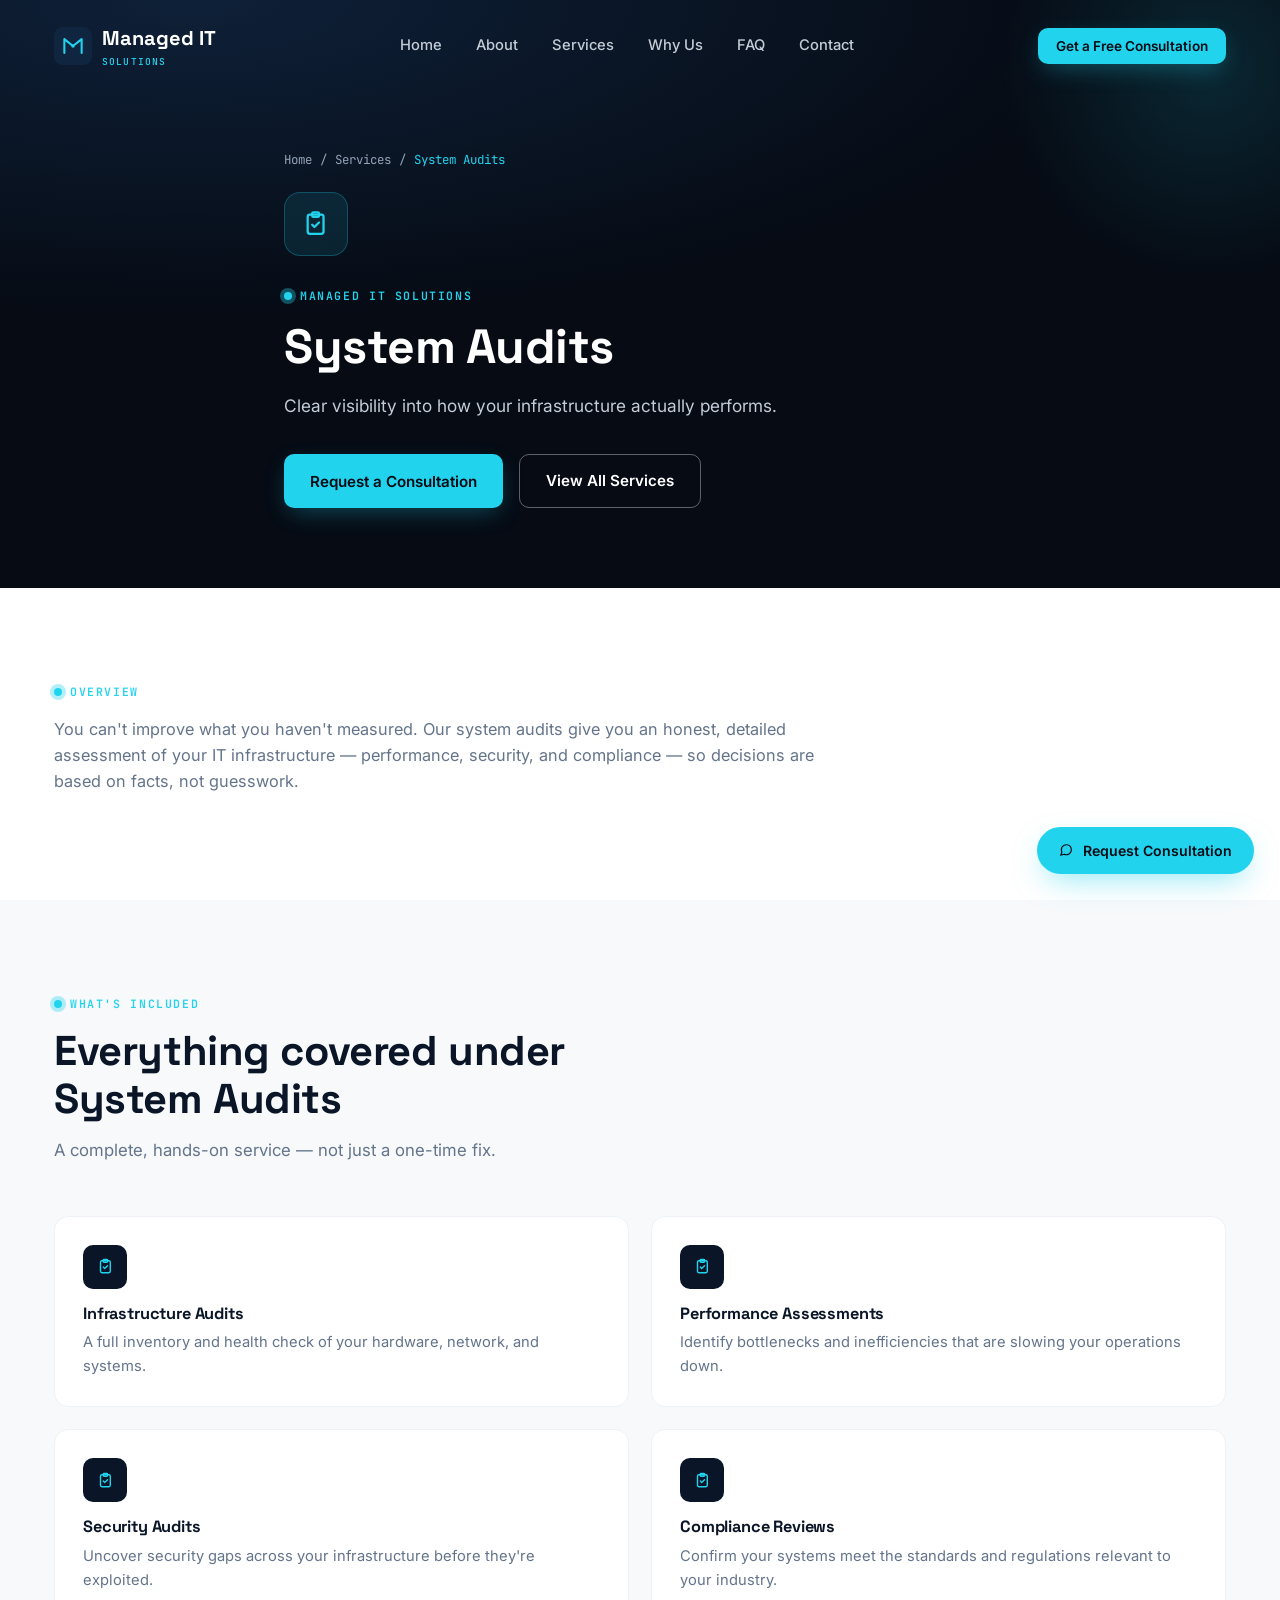
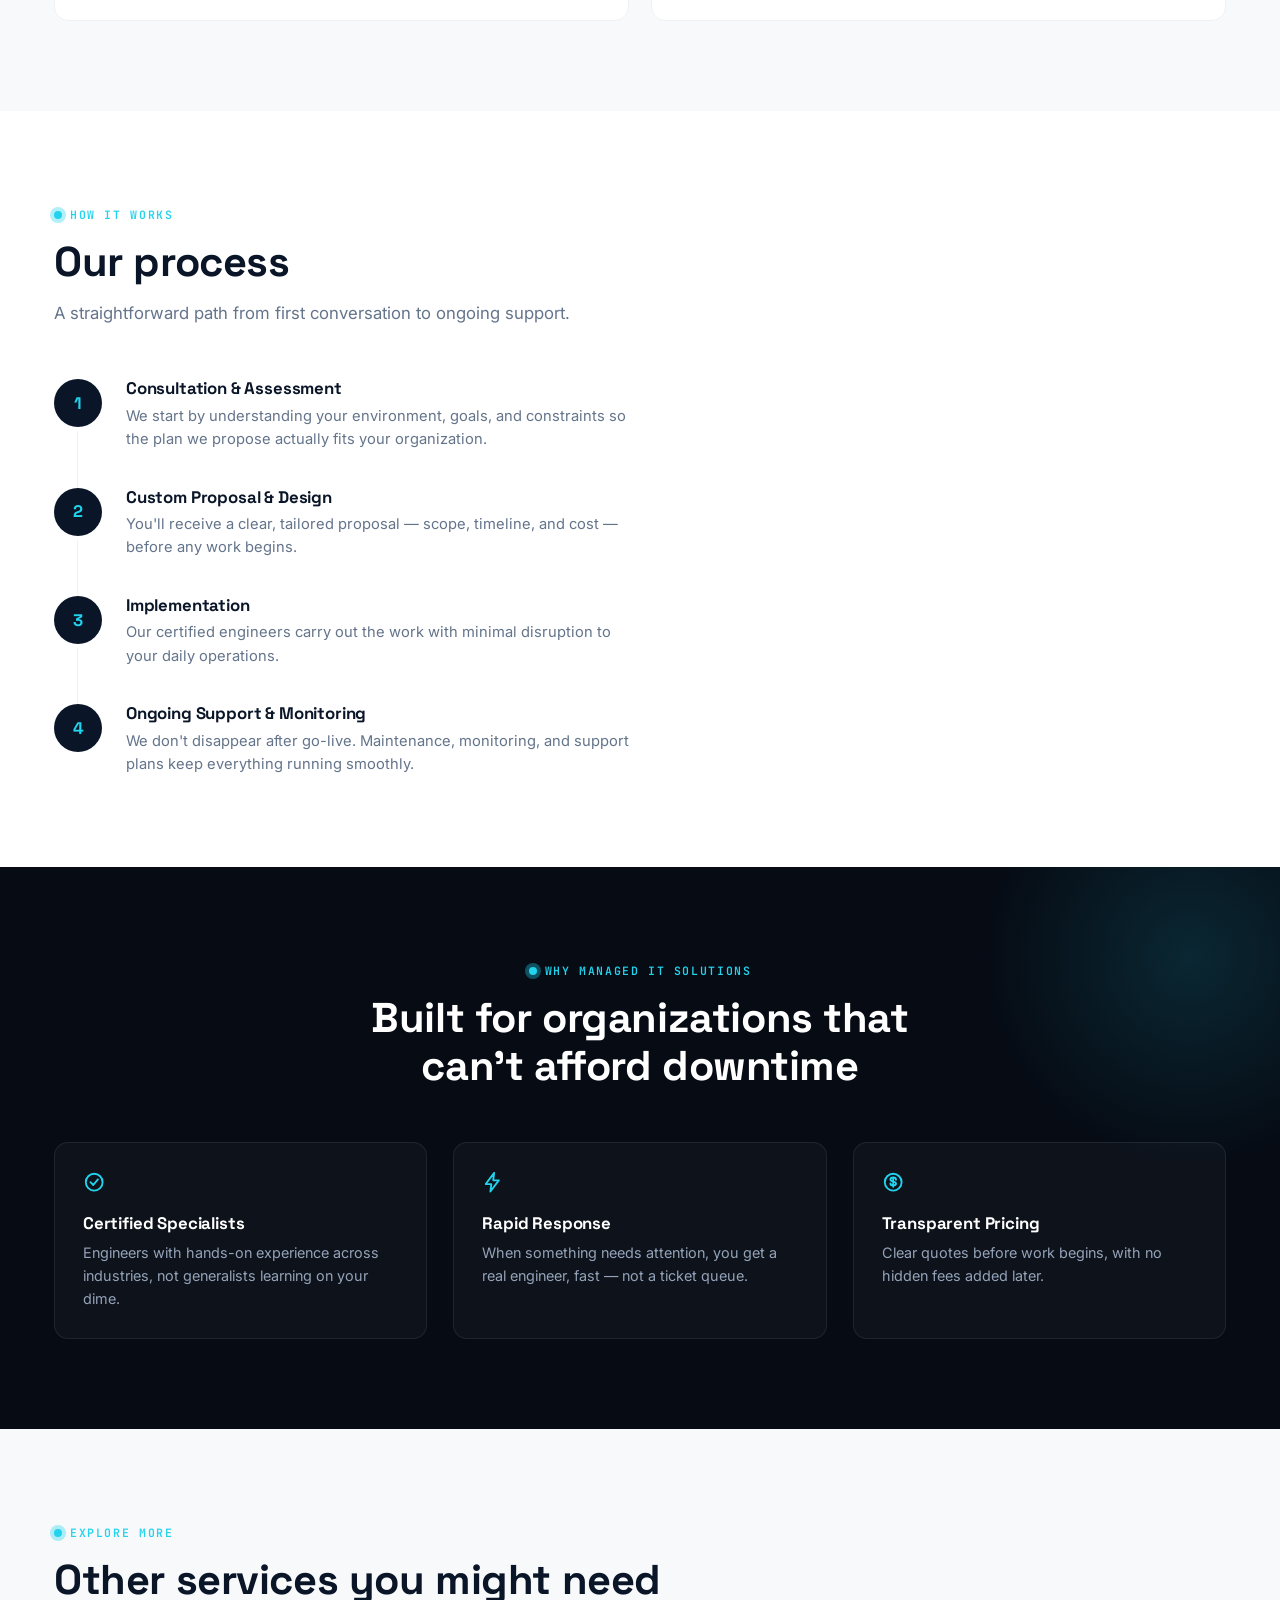
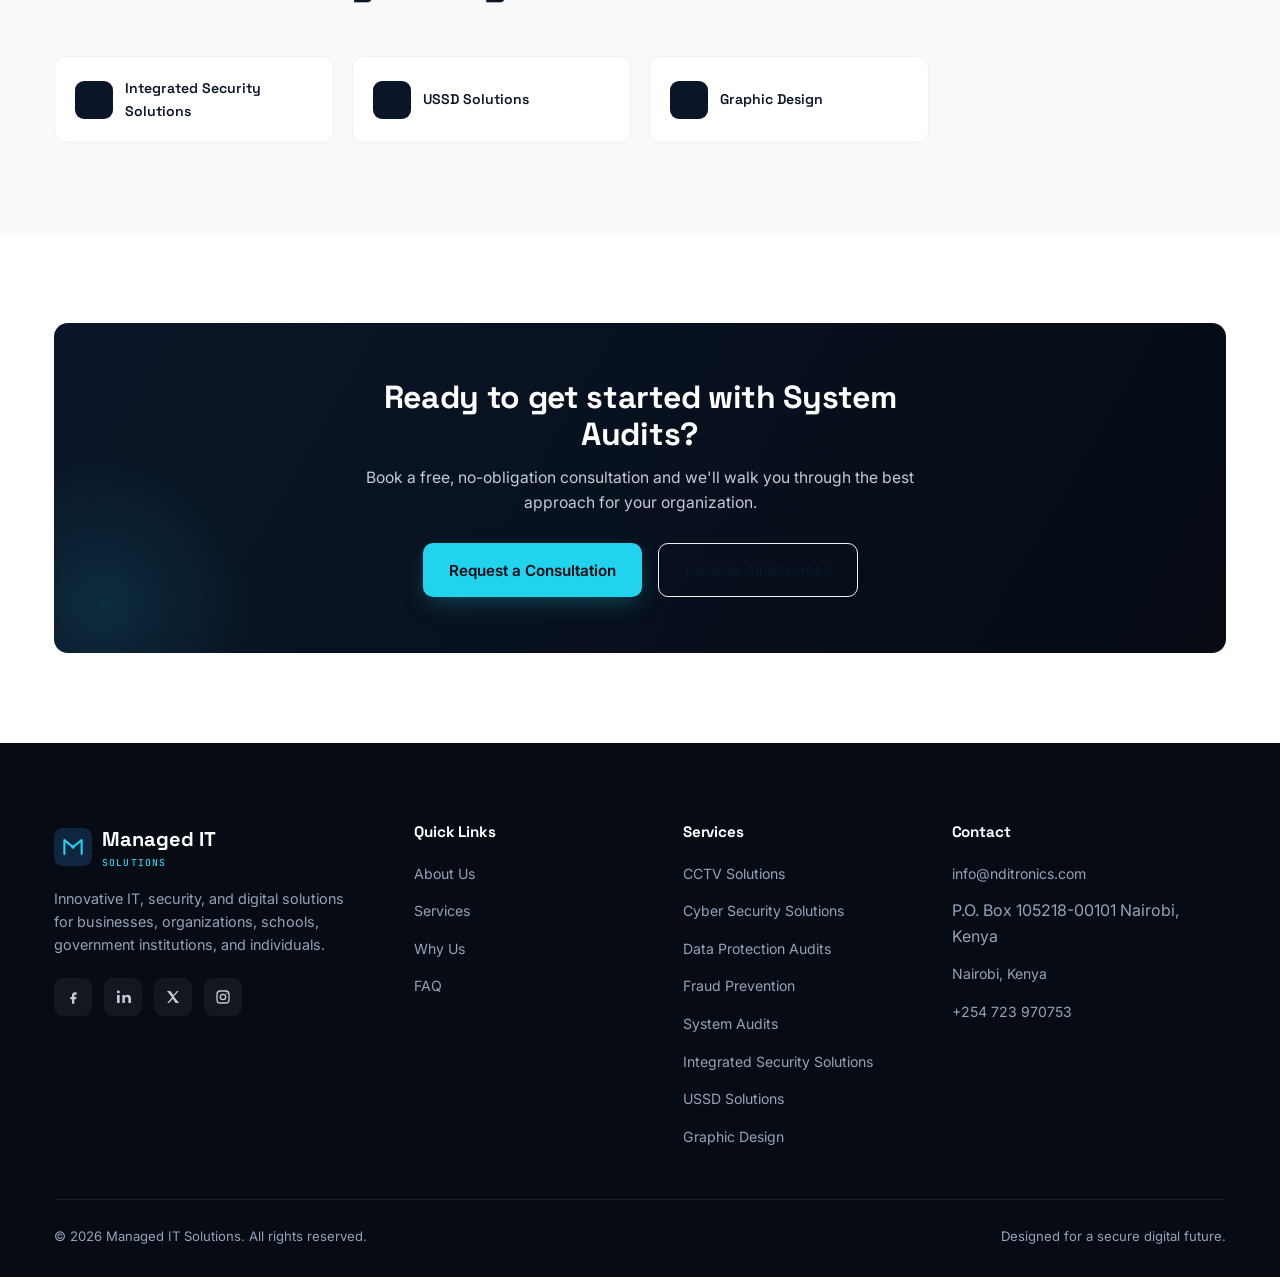
<file: services/system-audits.html>
<!DOCTYPE html>
<html lang="en">
<head>
<meta charset="UTF-8">
<meta name="viewport" content="width=device-width, initial-scale=1.0, viewport-fit=cover">
<meta name="theme-color" content="#0a1628">
<title>System Audits | Managed IT Solutions</title>
<meta name="description" content="Infrastructure audits, performance assessments, security audits, and compliance reviews.">
<link rel="icon" type="image/svg+xml" href="../assets/favicon.svg">
<link rel="icon" type="image/png" sizes="32x32" href="../assets/favicon-32x32.png">
<link rel="icon" type="image/png" sizes="16x16" href="../assets/favicon-16x16.png">
<link rel="shortcut icon" href="../assets/favicon.ico">
<link rel="apple-touch-icon" sizes="180x180" href="../assets/apple-touch-icon.png">
<link rel="manifest" href="../assets/site.webmanifest">

<!-- IMPORTANT: replace https://www.YOURDOMAIN.com everywhere once you register a domain -->
<link rel="canonical" href="https://www.YOURDOMAIN.com/services/system-audits.html">

<meta property="og:type" content="website">
<meta property="og:site_name" content="Managed IT Solutions">
<meta property="og:title" content="System Audits | Managed IT Solutions">
<meta property="og:description" content="Infrastructure audits, performance assessments, security audits, and compliance reviews.">
<meta property="og:url" content="https://www.YOURDOMAIN.com/services/system-audits.html">
<meta property="og:image" content="https://www.YOURDOMAIN.com/assets/og-image.png">
<meta property="og:image:width" content="1200">
<meta property="og:image:height" content="630">
<meta property="og:locale" content="en_KE">

<meta name="twitter:card" content="summary_large_image">
<meta name="twitter:title" content="System Audits | Managed IT Solutions">
<meta name="twitter:description" content="Infrastructure audits, performance assessments, security audits, and compliance reviews.">
<meta name="twitter:image" content="https://www.YOURDOMAIN.com/assets/og-image.png">

<script type="application/ld+json">
{
  "@context": "https://schema.org",
  "@type": "Service",
  "name": "System Audits",
  "description": "Infrastructure audits, performance assessments, security audits, and compliance reviews.",
  "url": "https://www.YOURDOMAIN.com/services/system-audits.html",
  "provider": {
    "@type": "ProfessionalService",
    "name": "Managed IT Solutions",
    "email": "info@nditronics.com",
    "telephone": "+254723970753",
    "address": { "@type": "PostalAddress", "addressLocality": "Nairobi", "addressCountry": "KE" }
  },
  "areaServed": "Kenya"
}
</script>

<link rel="preconnect" href="https://fonts.googleapis.com">
<link rel="preconnect" href="https://fonts.gstatic.com" crossorigin>
<link href="https://fonts.googleapis.com/css2?family=Space+Grotesk:wght@500;600;700&family=Inter:wght@400;500;600;700&family=JetBrains+Mono:wght@400;500;600&display=swap" rel="stylesheet">
<link rel="stylesheet" href="../assets/styles.css">
</head>
<body>

<a href="#main" class="skip-link">Skip to content</a>
<div id="loader"><div class="loader-mark"><div class="loader-ring"></div><span>M</span></div></div>

<header id="siteHeader">
  <div class="container nav-wrap">
    <a href="../index.html#home" class="logo">
      <svg class="logo-mark" viewBox="0 0 44 44" fill="none" xmlns="http://www.w3.org/2000/svg">
        <rect width="44" height="44" rx="10" fill="#0F2540"/>
        <path d="M12 30V14L22 22L32 14V30" stroke="#22D3EE" stroke-width="2.4" stroke-linecap="round" stroke-linejoin="round"/>
        <circle cx="22" cy="22" r="2" fill="#22D3EE"/>
      </svg>
      <span>Managed IT<br><small>SOLUTIONS</small></span>
    </a>
    <nav class="nav-links" id="navLinks">
      <a href="../index.html#home">Home</a>
      <a href="../index.html#about">About</a>
      <a href="../index.html#services">Services</a>
      <a href="../index.html#why">Why Us</a>
      <a href="../index.html#faq">FAQ</a>
      <a href="../index.html#contact">Contact</a>
    </nav>
    <div class="nav-cta">
      <button type="button" class="btn btn-primary btn-sm" data-consult-trigger>Get a Free Consultation</button>
      <button class="nav-toggle" id="navToggle" aria-label="Toggle menu" aria-expanded="false"><span></span><span></span><span></span></button>
    </div>
  </div>
</header>

<main id="main">

<section class="service-hero">
  <div class="container service-hero-inner">
    <div class="breadcrumb reveal">
      <a href="../index.html#home">Home</a><span>/</span>
      <a href="../index.html#services">Services</a><span>/</span>
      <span class="current">System Audits</span>
    </div>
    <div class="service-hero-icon reveal"><svg class="icon" viewBox="0 0 24 24" fill="none" stroke="currentColor" stroke-width="2" stroke-linecap="round" stroke-linejoin="round"><rect x="5" y="4" width="14" height="17" rx="2"/><rect x="9" y="2" width="6" height="4" rx="1"/><path d="M9 13l2 2 4-4"/></svg></div>
    <div class="eyebrow reveal">Managed IT Solutions</div>
    <h1 class="reveal">System Audits</h1>
    <p class="reveal">Clear visibility into how your infrastructure actually performs.</p>
    <div class="service-hero-actions reveal">
      <button type="button" class="btn btn-primary" data-consult-trigger data-service="System Audits">Request a Consultation</button>
      <a href="../index.html#services" class="btn btn-outline">View All Services</a>
    </div>
  </div>
</section>

<section>
  <div class="container">
    <div class="service-intro reveal">
      <div class="eyebrow">Overview</div>
      <p>You can't improve what you haven't measured. Our system audits give you an honest, detailed assessment of your IT infrastructure — performance, security, and compliance — so decisions are based on facts, not guesswork.</p>
    </div>
  </div>
</section>

<section class="about-bg" style="background:var(--slate-50);">
  <div class="container">
    <div class="section-head reveal">
      <div class="eyebrow">What's Included</div>
      <h2>Everything covered under System Audits</h2>
      <p>A complete, hands-on service — not just a one-time fix.</p>
    </div>
    <div class="feature-grid">
      <div class="feature-card reveal">
        <div class="feature-card-icon"><svg class="icon" viewBox="0 0 24 24" fill="none" stroke="currentColor" stroke-width="2" stroke-linecap="round" stroke-linejoin="round"><rect x="5" y="4" width="14" height="17" rx="2"/><rect x="9" y="2" width="6" height="4" rx="1"/><path d="M9 13l2 2 4-4"/></svg></div>
        <h3>Infrastructure Audits</h3>
        <p>A full inventory and health check of your hardware, network, and systems.</p>
      </div>
      <div class="feature-card reveal">
        <div class="feature-card-icon"><svg class="icon" viewBox="0 0 24 24" fill="none" stroke="currentColor" stroke-width="2" stroke-linecap="round" stroke-linejoin="round"><rect x="5" y="4" width="14" height="17" rx="2"/><rect x="9" y="2" width="6" height="4" rx="1"/><path d="M9 13l2 2 4-4"/></svg></div>
        <h3>Performance Assessments</h3>
        <p>Identify bottlenecks and inefficiencies that are slowing your operations down.</p>
      </div>
      <div class="feature-card reveal">
        <div class="feature-card-icon"><svg class="icon" viewBox="0 0 24 24" fill="none" stroke="currentColor" stroke-width="2" stroke-linecap="round" stroke-linejoin="round"><rect x="5" y="4" width="14" height="17" rx="2"/><rect x="9" y="2" width="6" height="4" rx="1"/><path d="M9 13l2 2 4-4"/></svg></div>
        <h3>Security Audits</h3>
        <p>Uncover security gaps across your infrastructure before they're exploited.</p>
      </div>
      <div class="feature-card reveal">
        <div class="feature-card-icon"><svg class="icon" viewBox="0 0 24 24" fill="none" stroke="currentColor" stroke-width="2" stroke-linecap="round" stroke-linejoin="round"><rect x="5" y="4" width="14" height="17" rx="2"/><rect x="9" y="2" width="6" height="4" rx="1"/><path d="M9 13l2 2 4-4"/></svg></div>
        <h3>Compliance Reviews</h3>
        <p>Confirm your systems meet the standards and regulations relevant to your industry.</p>
      </div>
    </div>
  </div>
</section>

<section>
  <div class="container">
    <div class="section-head reveal">
      <div class="eyebrow">How It Works</div>
      <h2>Our process</h2>
      <p>A straightforward path from first conversation to ongoing support.</p>
    </div>
    <div class="process-list">
      <div class="process-step reveal">
        <div class="process-num">1</div>
        <div>
          <h3>Consultation & Assessment</h3>
          <p>We start by understanding your environment, goals, and constraints so the plan we propose actually fits your organization.</p>
        </div>
      </div>
      <div class="process-step reveal">
        <div class="process-num">2</div>
        <div>
          <h3>Custom Proposal & Design</h3>
          <p>You'll receive a clear, tailored proposal — scope, timeline, and cost — before any work begins.</p>
        </div>
      </div>
      <div class="process-step reveal">
        <div class="process-num">3</div>
        <div>
          <h3>Implementation</h3>
          <p>Our certified engineers carry out the work with minimal disruption to your daily operations.</p>
        </div>
      </div>
      <div class="process-step reveal">
        <div class="process-num">4</div>
        <div>
          <h3>Ongoing Support & Monitoring</h3>
          <p>We don't disappear after go-live. Maintenance, monitoring, and support plans keep everything running smoothly.</p>
        </div>
      </div>
    </div>
  </div>
</section>

<section class="why-band">
  <div class="container">
    <div class="section-head center reveal" style="margin-left:auto;margin-right:auto;">
      <div class="eyebrow" style="justify-content:center;">Why Managed IT Solutions</div>
      <h2>Built for organizations that can't afford downtime</h2>
    </div>
    <div class="why-grid">
      <div class="why-item reveal">
        <svg class="icon" viewBox="0 0 24 24" fill="none" stroke="currentColor" stroke-width="2" stroke-linecap="round" stroke-linejoin="round"><circle cx="12" cy="12" r="9"/><path d="M8 12l3 3 5-6"/></svg>
        <h3>Certified Specialists</h3>
        <p>Engineers with hands-on experience across industries, not generalists learning on your dime.</p>
      </div>
      <div class="why-item reveal">
        <svg class="icon" viewBox="0 0 24 24" fill="none" stroke="currentColor" stroke-width="2" stroke-linecap="round" stroke-linejoin="round"><path d="M13 2L4 14h6l-1 8 9-12h-6l1-8z"/></svg>
        <h3>Rapid Response</h3>
        <p>When something needs attention, you get a real engineer, fast — not a ticket queue.</p>
      </div>
      <div class="why-item reveal">
        <svg class="icon" viewBox="0 0 24 24" fill="none" stroke="currentColor" stroke-width="2" stroke-linecap="round" stroke-linejoin="round"><circle cx="12" cy="12" r="9"/><path d="M12 7v10M15 9.5c0-1.4-1.3-2.5-3-2.5s-3 .9-3 2.2c0 3 6 1.4 6 4.3 0 1.3-1.3 2.2-3 2.2s-3-1.1-3-2.5"/></svg>
        <h3>Transparent Pricing</h3>
        <p>Clear quotes before work begins, with no hidden fees added later.</p>
      </div>
    </div>
  </div>
</section>

<section class="about-bg" style="background:var(--slate-50);">
  <div class="container">
    <div class="section-head reveal">
      <div class="eyebrow">Explore More</div>
      <h2>Other services you might need</h2>
    </div>
    <div class="related-grid">
      <a class="related-card" href="integrated-security-solutions.html" target="_blank" rel="noopener noreferrer">
        <span class="related-card-icon"><svg class="icon" viewBox="0 0 24 24" fill="none" stroke="currentColor" stroke-width="2" stroke-linecap="round" stroke-linejoin="round"><circle cx="12" cy="4" r="2"/><circle cx="5" cy="20" r="2"/><circle cx="19" cy="20" r="2"/><path d="M12 6v6M12 12L5 18M12 12l7 6"/></svg></span>
        <span>Integrated Security Solutions</span>
      </a>
      <a class="related-card" href="ussd-solutions.html" target="_blank" rel="noopener noreferrer">
        <span class="related-card-icon"><svg class="icon" viewBox="0 0 24 24" fill="none" stroke="currentColor" stroke-width="2" stroke-linecap="round" stroke-linejoin="round"><rect x="6" y="2" width="12" height="20" rx="2"/><line x1="11" y1="18" x2="13" y2="18"/></svg></span>
        <span>USSD Solutions</span>
      </a>
      <a class="related-card" href="graphic-design.html" target="_blank" rel="noopener noreferrer">
        <span class="related-card-icon"><svg class="icon" viewBox="0 0 24 24" fill="none" stroke="currentColor" stroke-width="2" stroke-linecap="round" stroke-linejoin="round"><path d="M12 2a10 10 0 100 20c1.1 0 2-.9 2-2 0-.5-.2-1-.5-1.3-.3-.4-.5-.8-.5-1.2 0-1.1.9-2 2-2h2.3c1.9 0 3.5-1.6 3.5-3.5C21 6.8 17 2 12 2z"/><circle cx="7" cy="10" r="1.1" fill="currentColor" stroke="none"/><circle cx="11" cy="7" r="1.1" fill="currentColor" stroke="none"/><circle cx="15.5" cy="8.5" r="1.1" fill="currentColor" stroke="none"/></svg></span>
        <span>Graphic Design</span>
      </a>
    </div>
  </div>
</section>

<section>
  <div class="container">
    <div class="cta-band reveal">
      <div class="cta-band-inner">
        <h2>Ready to get started with System Audits?</h2>
        <p>Book a free, no-obligation consultation and we'll walk you through the best approach for your organization.</p>
        <div class="cta-band-actions">
          <button type="button" class="btn btn-primary" data-consult-trigger data-service="System Audits">Request a Consultation</button>
          <a href="../index.html#services" class="btn btn-outline-dark">Back to All Services</a>
        </div>
      </div>
    </div>
  </div>
</section>

</main>

<footer>
  <div class="container">
    <div class="footer-grid">
      <div class="footer-brand">
        <a href="../index.html#home" class="logo"><svg class="logo-mark" viewBox="0 0 44 44" fill="none" xmlns="http://www.w3.org/2000/svg"><rect width="44" height="44" rx="10" fill="#0F2540"/><path d="M12 30V14L22 22L32 14V30" stroke="#22D3EE" stroke-width="2.4" stroke-linecap="round" stroke-linejoin="round"/><circle cx="22" cy="22" r="2" fill="#22D3EE"/></svg><span>Managed IT<br><small>SOLUTIONS</small></span></a>
        <p>Innovative IT, security, and digital solutions for businesses, organizations, schools, government institutions, and individuals.</p>
        <div class="social-row">
          <a href="https://www.facebook.com/nditronicsltd/" target="_blank" rel="noopener noreferrer" aria-label="Facebook"><svg class="icon" viewBox="0 0 24 24" fill="none" stroke="currentColor" stroke-width="2" stroke-linecap="round" stroke-linejoin="round"><path d="M15 8.5h2.5V5h-2.5c-2.5 0-4.5 2-4.5 4.5V12H8v3.5h2.5V22H14v-6.5h2.7l.5-3.5H14v-2c0-.8.7-1.5 1.5-1.5z" fill="currentColor" stroke="none"/></svg></a>
          <a href="https://www.linkedin.com/company/nditronics/" target="_blank" rel="noopener noreferrer" aria-label="LinkedIn"><svg class="icon" viewBox="0 0 24 24" fill="none" stroke="currentColor" stroke-width="2" stroke-linecap="round" stroke-linejoin="round"><rect x="3" y="9" width="4" height="12" fill="currentColor" stroke="none"/><circle cx="5" cy="4.5" r="2.2" fill="currentColor" stroke="none"/><path d="M11 9h3.6v2c.6-1.1 1.9-2.3 4-2.3 4.3 0 5.4 2.5 5.4 6.5V21H20v-5.3c0-1.6 0-3.7-2.4-3.7s-2.8 1.7-2.8 3.6V21H11z" fill="currentColor" stroke="none"/></svg></a>
          <a href="https://x.com/nditronicsltd" target="_blank" rel="noopener noreferrer" aria-label="X"><svg class="icon" viewBox="0 0 24 24" fill="none" stroke="currentColor" stroke-width="2" stroke-linecap="round" stroke-linejoin="round"><path d="M3 3l7.5 9.5L3.3 21H6l5.6-6.3L16 21h5l-7.8-9.9L20.5 3H18l-5.2 5.9L8 3z" fill="currentColor" stroke="none"/></svg></a>
          <a href="#" target="_blank" rel="noopener noreferrer" aria-label="Instagram"><svg class="icon" viewBox="0 0 24 24" fill="none" stroke="currentColor" stroke-width="2" stroke-linecap="round" stroke-linejoin="round"><rect x="3" y="3" width="18" height="18" rx="5"/><circle cx="12" cy="12" r="4"/><circle cx="17.5" cy="6.5" r="1" fill="currentColor" stroke="none"/></svg></a>
        </div>
      </div>
      <div class="footer-col">
        <h4>Quick Links</h4>
        <ul>
          <li><a href="../index.html#about">About Us</a></li>
          <li><a href="../index.html#services">Services</a></li>
          <li><a href="../index.html#why">Why Us</a></li>
          <li><a href="../index.html#faq">FAQ</a></li>
        </ul>
      </div>
      <div class="footer-col">
        <h4>Services</h4>
        <ul>
          <li><a href="cctv-solutions.html" target="_blank" rel="noopener noreferrer">CCTV Solutions</a></li>
          <li><a href="cyber-security-solutions.html" target="_blank" rel="noopener noreferrer">Cyber Security Solutions</a></li>
          <li><a href="data-protection-audits.html" target="_blank" rel="noopener noreferrer">Data Protection Audits</a></li>
          <li><a href="fraud-prevention.html" target="_blank" rel="noopener noreferrer">Fraud Prevention</a></li>
          <li><a href="system-audits.html" target="_blank" rel="noopener noreferrer">System Audits</a></li>
          <li><a href="integrated-security-solutions.html" target="_blank" rel="noopener noreferrer">Integrated Security Solutions</a></li>
          <li><a href="ussd-solutions.html" target="_blank" rel="noopener noreferrer">USSD Solutions</a></li>
          <li><a href="graphic-design.html" target="_blank" rel="noopener noreferrer">Graphic Design</a></li>
        </ul>
      </div>
      <div class="footer-col">
        <h4>Contact</h4>
        <ul>
          <li><a href="mailto:info@nditronics.com">info@nditronics.com</a></li>
          <li>P.O. Box 105218-00101 Nairobi, Kenya</li>
<li><a href="../index.html#contact">Nairobi, Kenya</a></li>
          <li><a href="tel:+254723970753">+254 723 970753</a></li>
        </ul>
      </div>
    </div>
    <div class="footer-bottom">
      <span>© 2026 Managed IT Solutions. All rights reserved.</span>
      <span>Designed for a secure digital future.</span>
    </div>
  </div>
</footer>

<button type="button" class="float-cta" data-consult-trigger><svg class="icon" viewBox="0 0 24 24" fill="none" stroke="currentColor" stroke-width="2" stroke-linecap="round" stroke-linejoin="round"><path d="M21 11.5a8.4 8.4 0 01-.9 3.8 8.5 8.5 0 01-7.6 4.7 8.4 8.4 0 01-3.8-.9L3 21l1.9-5.7a8.4 8.4 0 01-.9-3.8 8.5 8.5 0 014.7-7.6 8.4 8.4 0 013.8-.9h.5a8.5 8.5 0 018 8v.5z"/></svg><span>Request Consultation</span></button>
<button id="scrollTop" aria-label="Scroll to top"><svg class="icon" viewBox="0 0 24 24" fill="none" stroke="currentColor" stroke-width="2" stroke-linecap="round" stroke-linejoin="round"><line x1="12" y1="19" x2="12" y2="5"/><path d="M5 12l7-7 7 7"/></svg></button>

<div class="contact-modal-overlay" id="contactModalOverlay">
  <div class="contact-modal" role="dialog" aria-modal="true" aria-labelledby="contactModalTitle">
    <button type="button" class="contact-modal-close" id="contactModalClose" aria-label="Close">
      <svg class="icon" viewBox="0 0 24 24" fill="none" stroke="currentColor" stroke-width="2" stroke-linecap="round" stroke-linejoin="round"><line x1="6" y1="6" x2="18" y2="18"/><line x1="6" y1="18" x2="18" y2="6"/></svg>
    </button>
    <h3 id="contactModalTitle">How would you like to reach us?</h3>
    <p id="contactModalSubtitle">Choose how you'd like to start the conversation.</p>
    <div class="contact-modal-actions">
      <button type="button" class="contact-modal-btn gmail" id="contactModalGmail">
        <span class="contact-modal-icon gmail-icon"><svg viewBox="0 0 24 24" fill="none" stroke="currentColor" stroke-width="2" stroke-linecap="round" stroke-linejoin="round"><rect x="2" y="4" width="20" height="16" rx="2"/><path d="M2 6l10 7 10-7"/></svg></span>
        <span class="contact-modal-btn-text">
          <strong>Email via Gmail</strong>
          <small>Opens a pre-filled message to info@nditronics.com</small>
        </span>
      </button>
      <button type="button" class="contact-modal-btn whatsapp" id="contactModalWhatsapp">
        <span class="contact-modal-icon whatsapp-icon"><svg viewBox="0 0 24 24" fill="none" stroke="currentColor" stroke-width="2" stroke-linecap="round" stroke-linejoin="round"><path d="M21 11.5a8.4 8.4 0 01-.9 3.8 8.5 8.5 0 01-7.6 4.7 8.4 8.4 0 01-3.8-.9L3 21l1.9-5.7a8.4 8.4 0 01-.9-3.8 8.5 8.5 0 014.7-7.6 8.4 8.4 0 013.8-.9h.5a8.5 8.5 0 018 8v.5z"/></svg></span>
        <span class="contact-modal-btn-text">
          <strong>Message on WhatsApp</strong>
          <small>Opens a pre-filled chat to +254 723 970753</small>
        </span>
      </button>
      <button type="button" class="contact-modal-btn sms" id="contactModalSms">
        <span class="contact-modal-icon sms-icon"><svg viewBox="0 0 24 24" fill="none" stroke="currentColor" stroke-width="2" stroke-linecap="round" stroke-linejoin="round"><path d="M21 15a2 2 0 01-2 2H7l-4 4V5a2 2 0 012-2h14a2 2 0 012 2v10z"/></svg></span>
        <span class="contact-modal-btn-text">
          <strong>Send an SMS</strong>
          <small>Opens a pre-filled text message to +254 723 970753</small>
        </span>
      </button>
    </div>
    <p class="contact-modal-note">These open Gmail, WhatsApp, or your messaging app with your message ready — just hit send.</p>
  </div>
</div>

<script src="../assets/site.js"></script>
</body>
</html>
</file>
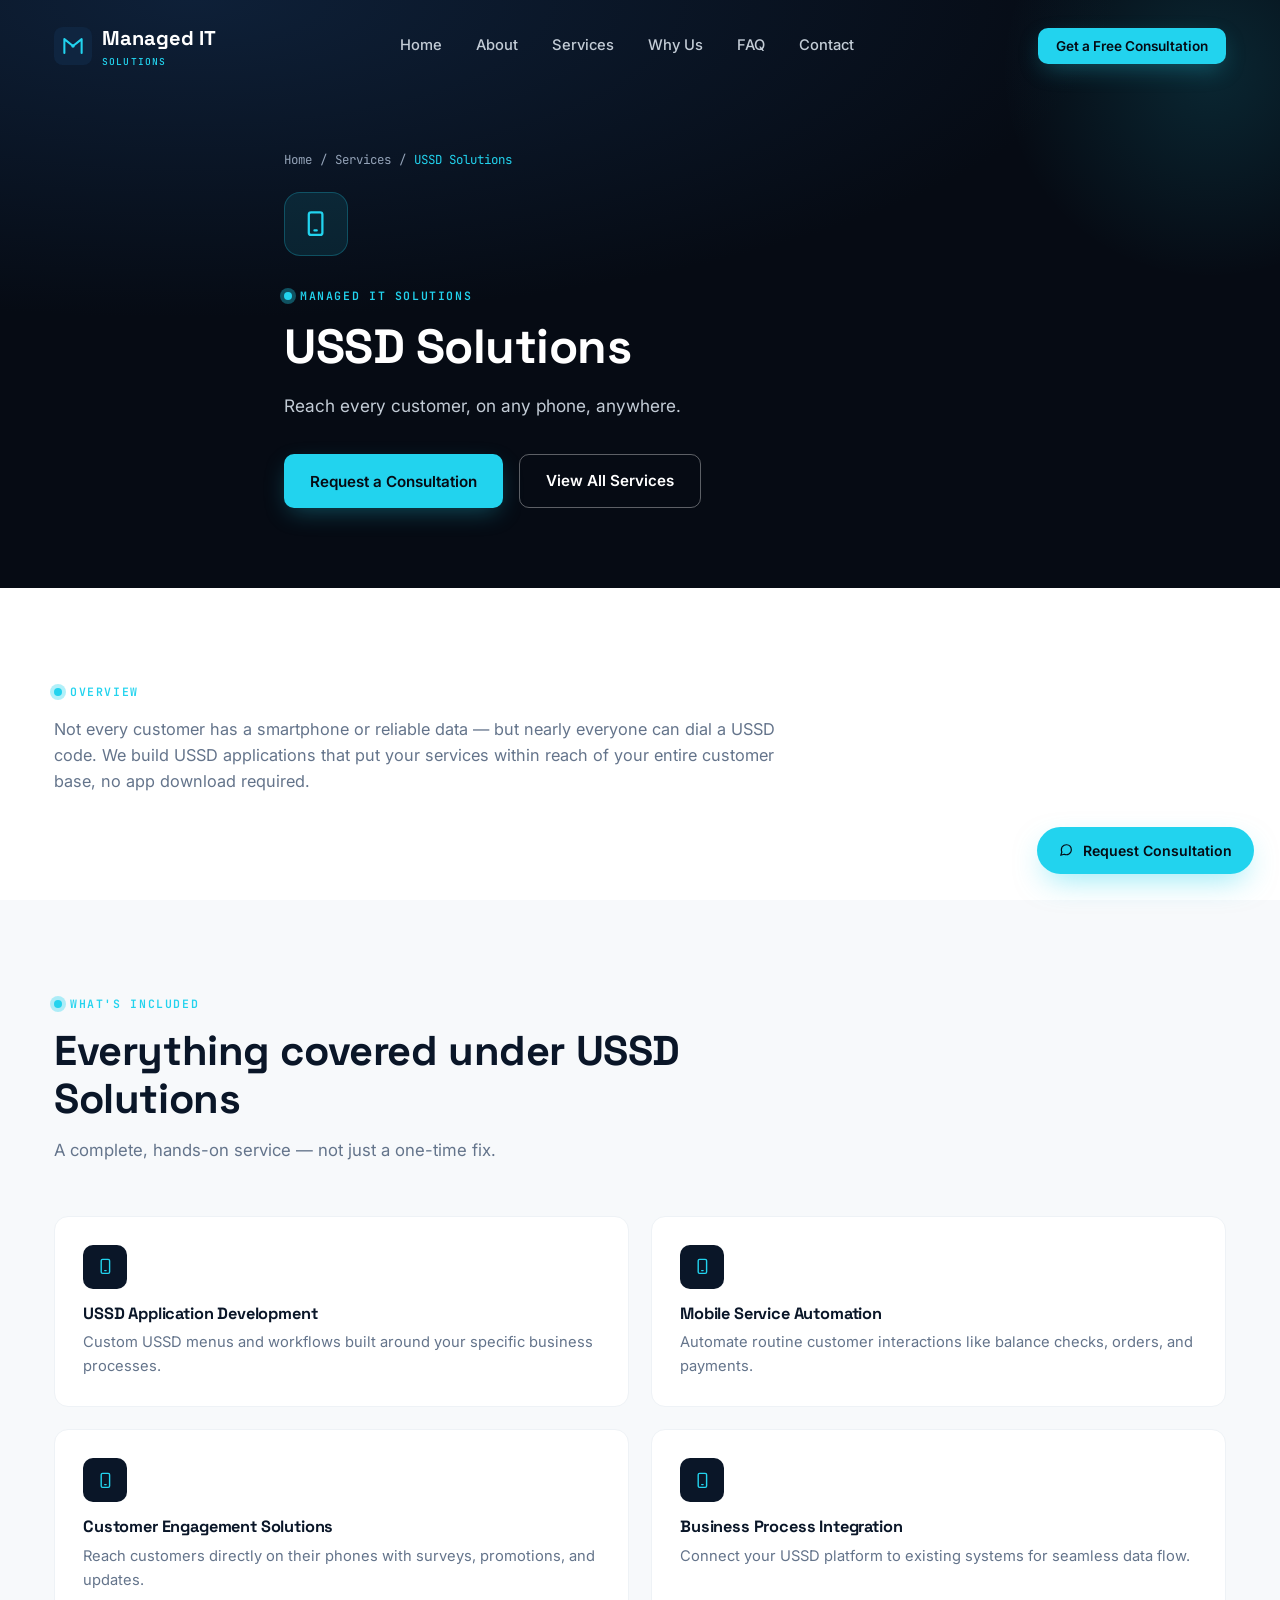
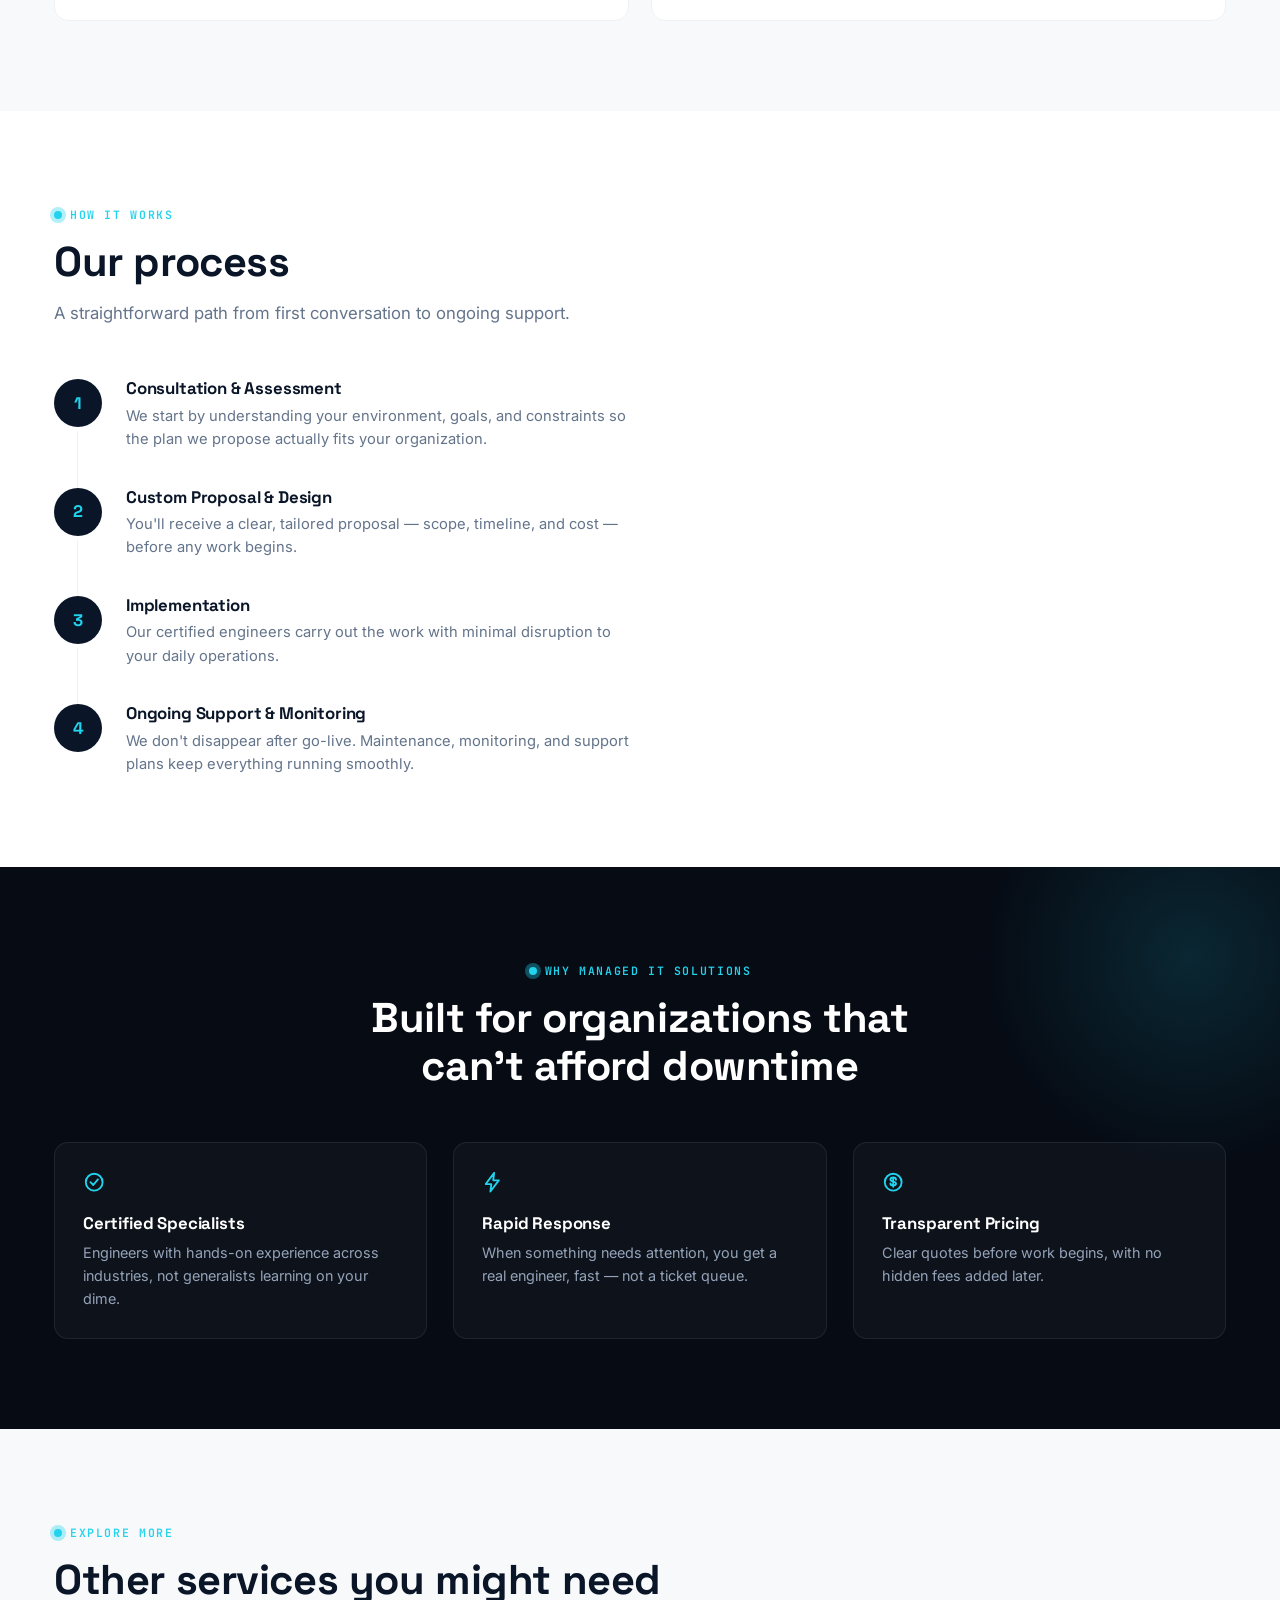
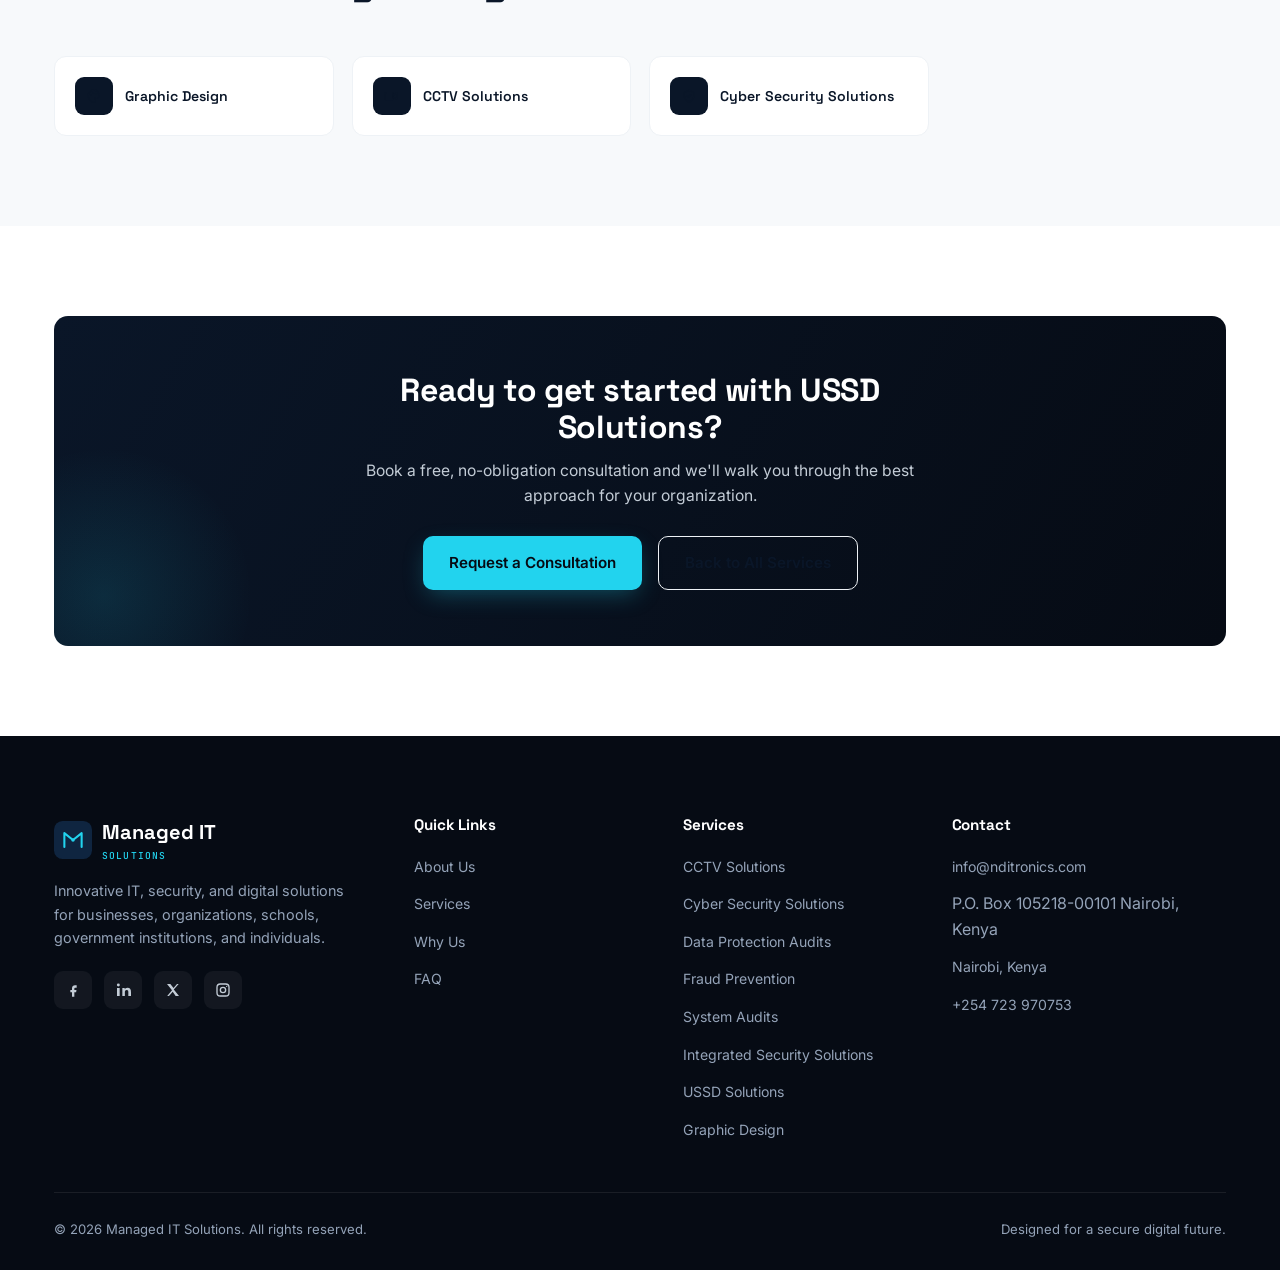
<file: services/ussd-solutions.html>
<!DOCTYPE html>
<html lang="en">
<head>
<meta charset="UTF-8">
<meta name="viewport" content="width=device-width, initial-scale=1.0, viewport-fit=cover">
<meta name="theme-color" content="#0a1628">
<title>USSD Solutions | Managed IT Solutions</title>
<meta name="description" content="USSD application development, mobile service automation, customer engagement, and business process integration.">
<link rel="icon" type="image/svg+xml" href="../assets/favicon.svg">
<link rel="icon" type="image/png" sizes="32x32" href="../assets/favicon-32x32.png">
<link rel="icon" type="image/png" sizes="16x16" href="../assets/favicon-16x16.png">
<link rel="shortcut icon" href="../assets/favicon.ico">
<link rel="apple-touch-icon" sizes="180x180" href="../assets/apple-touch-icon.png">
<link rel="manifest" href="../assets/site.webmanifest">

<!-- IMPORTANT: replace https://www.YOURDOMAIN.com everywhere once you register a domain -->
<link rel="canonical" href="https://www.YOURDOMAIN.com/services/ussd-solutions.html">

<meta property="og:type" content="website">
<meta property="og:site_name" content="Managed IT Solutions">
<meta property="og:title" content="USSD Solutions | Managed IT Solutions">
<meta property="og:description" content="USSD application development, mobile service automation, customer engagement, and business process integration.">
<meta property="og:url" content="https://www.YOURDOMAIN.com/services/ussd-solutions.html">
<meta property="og:image" content="https://www.YOURDOMAIN.com/assets/og-image.png">
<meta property="og:image:width" content="1200">
<meta property="og:image:height" content="630">
<meta property="og:locale" content="en_KE">

<meta name="twitter:card" content="summary_large_image">
<meta name="twitter:title" content="USSD Solutions | Managed IT Solutions">
<meta name="twitter:description" content="USSD application development, mobile service automation, customer engagement, and business process integration.">
<meta name="twitter:image" content="https://www.YOURDOMAIN.com/assets/og-image.png">

<script type="application/ld+json">
{
  "@context": "https://schema.org",
  "@type": "Service",
  "name": "USSD Solutions",
  "description": "USSD application development, mobile service automation, customer engagement, and business process integration.",
  "url": "https://www.YOURDOMAIN.com/services/ussd-solutions.html",
  "provider": {
    "@type": "ProfessionalService",
    "name": "Managed IT Solutions",
    "email": "info@nditronics.com",
    "telephone": "+254723970753",
    "address": { "@type": "PostalAddress", "addressLocality": "Nairobi", "addressCountry": "KE" }
  },
  "areaServed": "Kenya"
}
</script>

<link rel="preconnect" href="https://fonts.googleapis.com">
<link rel="preconnect" href="https://fonts.gstatic.com" crossorigin>
<link href="https://fonts.googleapis.com/css2?family=Space+Grotesk:wght@500;600;700&family=Inter:wght@400;500;600;700&family=JetBrains+Mono:wght@400;500;600&display=swap" rel="stylesheet">
<link rel="stylesheet" href="../assets/styles.css">
</head>
<body>

<a href="#main" class="skip-link">Skip to content</a>
<div id="loader"><div class="loader-mark"><div class="loader-ring"></div><span>M</span></div></div>

<header id="siteHeader">
  <div class="container nav-wrap">
    <a href="../index.html#home" class="logo">
      <svg class="logo-mark" viewBox="0 0 44 44" fill="none" xmlns="http://www.w3.org/2000/svg">
        <rect width="44" height="44" rx="10" fill="#0F2540"/>
        <path d="M12 30V14L22 22L32 14V30" stroke="#22D3EE" stroke-width="2.4" stroke-linecap="round" stroke-linejoin="round"/>
        <circle cx="22" cy="22" r="2" fill="#22D3EE"/>
      </svg>
      <span>Managed IT<br><small>SOLUTIONS</small></span>
    </a>
    <nav class="nav-links" id="navLinks">
      <a href="../index.html#home">Home</a>
      <a href="../index.html#about">About</a>
      <a href="../index.html#services">Services</a>
      <a href="../index.html#why">Why Us</a>
      <a href="../index.html#faq">FAQ</a>
      <a href="../index.html#contact">Contact</a>
    </nav>
    <div class="nav-cta">
      <button type="button" class="btn btn-primary btn-sm" data-consult-trigger>Get a Free Consultation</button>
      <button class="nav-toggle" id="navToggle" aria-label="Toggle menu" aria-expanded="false"><span></span><span></span><span></span></button>
    </div>
  </div>
</header>

<main id="main">

<section class="service-hero">
  <div class="container service-hero-inner">
    <div class="breadcrumb reveal">
      <a href="../index.html#home">Home</a><span>/</span>
      <a href="../index.html#services">Services</a><span>/</span>
      <span class="current">USSD Solutions</span>
    </div>
    <div class="service-hero-icon reveal"><svg class="icon" viewBox="0 0 24 24" fill="none" stroke="currentColor" stroke-width="2" stroke-linecap="round" stroke-linejoin="round"><rect x="6" y="2" width="12" height="20" rx="2"/><line x1="11" y1="18" x2="13" y2="18"/></svg></div>
    <div class="eyebrow reveal">Managed IT Solutions</div>
    <h1 class="reveal">USSD Solutions</h1>
    <p class="reveal">Reach every customer, on any phone, anywhere.</p>
    <div class="service-hero-actions reveal">
      <button type="button" class="btn btn-primary" data-consult-trigger data-service="USSD Solutions">Request a Consultation</button>
      <a href="../index.html#services" class="btn btn-outline">View All Services</a>
    </div>
  </div>
</section>

<section>
  <div class="container">
    <div class="service-intro reveal">
      <div class="eyebrow">Overview</div>
      <p>Not every customer has a smartphone or reliable data — but nearly everyone can dial a USSD code. We build USSD applications that put your services within reach of your entire customer base, no app download required.</p>
    </div>
  </div>
</section>

<section class="about-bg" style="background:var(--slate-50);">
  <div class="container">
    <div class="section-head reveal">
      <div class="eyebrow">What's Included</div>
      <h2>Everything covered under USSD Solutions</h2>
      <p>A complete, hands-on service — not just a one-time fix.</p>
    </div>
    <div class="feature-grid">
      <div class="feature-card reveal">
        <div class="feature-card-icon"><svg class="icon" viewBox="0 0 24 24" fill="none" stroke="currentColor" stroke-width="2" stroke-linecap="round" stroke-linejoin="round"><rect x="6" y="2" width="12" height="20" rx="2"/><line x1="11" y1="18" x2="13" y2="18"/></svg></div>
        <h3>USSD Application Development</h3>
        <p>Custom USSD menus and workflows built around your specific business processes.</p>
      </div>
      <div class="feature-card reveal">
        <div class="feature-card-icon"><svg class="icon" viewBox="0 0 24 24" fill="none" stroke="currentColor" stroke-width="2" stroke-linecap="round" stroke-linejoin="round"><rect x="6" y="2" width="12" height="20" rx="2"/><line x1="11" y1="18" x2="13" y2="18"/></svg></div>
        <h3>Mobile Service Automation</h3>
        <p>Automate routine customer interactions like balance checks, orders, and payments.</p>
      </div>
      <div class="feature-card reveal">
        <div class="feature-card-icon"><svg class="icon" viewBox="0 0 24 24" fill="none" stroke="currentColor" stroke-width="2" stroke-linecap="round" stroke-linejoin="round"><rect x="6" y="2" width="12" height="20" rx="2"/><line x1="11" y1="18" x2="13" y2="18"/></svg></div>
        <h3>Customer Engagement Solutions</h3>
        <p>Reach customers directly on their phones with surveys, promotions, and updates.</p>
      </div>
      <div class="feature-card reveal">
        <div class="feature-card-icon"><svg class="icon" viewBox="0 0 24 24" fill="none" stroke="currentColor" stroke-width="2" stroke-linecap="round" stroke-linejoin="round"><rect x="6" y="2" width="12" height="20" rx="2"/><line x1="11" y1="18" x2="13" y2="18"/></svg></div>
        <h3>Business Process Integration</h3>
        <p>Connect your USSD platform to existing systems for seamless data flow.</p>
      </div>
    </div>
  </div>
</section>

<section>
  <div class="container">
    <div class="section-head reveal">
      <div class="eyebrow">How It Works</div>
      <h2>Our process</h2>
      <p>A straightforward path from first conversation to ongoing support.</p>
    </div>
    <div class="process-list">
      <div class="process-step reveal">
        <div class="process-num">1</div>
        <div>
          <h3>Consultation & Assessment</h3>
          <p>We start by understanding your environment, goals, and constraints so the plan we propose actually fits your organization.</p>
        </div>
      </div>
      <div class="process-step reveal">
        <div class="process-num">2</div>
        <div>
          <h3>Custom Proposal & Design</h3>
          <p>You'll receive a clear, tailored proposal — scope, timeline, and cost — before any work begins.</p>
        </div>
      </div>
      <div class="process-step reveal">
        <div class="process-num">3</div>
        <div>
          <h3>Implementation</h3>
          <p>Our certified engineers carry out the work with minimal disruption to your daily operations.</p>
        </div>
      </div>
      <div class="process-step reveal">
        <div class="process-num">4</div>
        <div>
          <h3>Ongoing Support & Monitoring</h3>
          <p>We don't disappear after go-live. Maintenance, monitoring, and support plans keep everything running smoothly.</p>
        </div>
      </div>
    </div>
  </div>
</section>

<section class="why-band">
  <div class="container">
    <div class="section-head center reveal" style="margin-left:auto;margin-right:auto;">
      <div class="eyebrow" style="justify-content:center;">Why Managed IT Solutions</div>
      <h2>Built for organizations that can't afford downtime</h2>
    </div>
    <div class="why-grid">
      <div class="why-item reveal">
        <svg class="icon" viewBox="0 0 24 24" fill="none" stroke="currentColor" stroke-width="2" stroke-linecap="round" stroke-linejoin="round"><circle cx="12" cy="12" r="9"/><path d="M8 12l3 3 5-6"/></svg>
        <h3>Certified Specialists</h3>
        <p>Engineers with hands-on experience across industries, not generalists learning on your dime.</p>
      </div>
      <div class="why-item reveal">
        <svg class="icon" viewBox="0 0 24 24" fill="none" stroke="currentColor" stroke-width="2" stroke-linecap="round" stroke-linejoin="round"><path d="M13 2L4 14h6l-1 8 9-12h-6l1-8z"/></svg>
        <h3>Rapid Response</h3>
        <p>When something needs attention, you get a real engineer, fast — not a ticket queue.</p>
      </div>
      <div class="why-item reveal">
        <svg class="icon" viewBox="0 0 24 24" fill="none" stroke="currentColor" stroke-width="2" stroke-linecap="round" stroke-linejoin="round"><circle cx="12" cy="12" r="9"/><path d="M12 7v10M15 9.5c0-1.4-1.3-2.5-3-2.5s-3 .9-3 2.2c0 3 6 1.4 6 4.3 0 1.3-1.3 2.2-3 2.2s-3-1.1-3-2.5"/></svg>
        <h3>Transparent Pricing</h3>
        <p>Clear quotes before work begins, with no hidden fees added later.</p>
      </div>
    </div>
  </div>
</section>

<section class="about-bg" style="background:var(--slate-50);">
  <div class="container">
    <div class="section-head reveal">
      <div class="eyebrow">Explore More</div>
      <h2>Other services you might need</h2>
    </div>
    <div class="related-grid">
      <a class="related-card" href="graphic-design.html" target="_blank" rel="noopener noreferrer">
        <span class="related-card-icon"><svg class="icon" viewBox="0 0 24 24" fill="none" stroke="currentColor" stroke-width="2" stroke-linecap="round" stroke-linejoin="round"><path d="M12 2a10 10 0 100 20c1.1 0 2-.9 2-2 0-.5-.2-1-.5-1.3-.3-.4-.5-.8-.5-1.2 0-1.1.9-2 2-2h2.3c1.9 0 3.5-1.6 3.5-3.5C21 6.8 17 2 12 2z"/><circle cx="7" cy="10" r="1.1" fill="currentColor" stroke="none"/><circle cx="11" cy="7" r="1.1" fill="currentColor" stroke="none"/><circle cx="15.5" cy="8.5" r="1.1" fill="currentColor" stroke="none"/></svg></span>
        <span>Graphic Design</span>
      </a>
      <a class="related-card" href="cctv-solutions.html" target="_blank" rel="noopener noreferrer">
        <span class="related-card-icon"><svg class="icon" viewBox="0 0 24 24" fill="none" stroke="currentColor" stroke-width="2" stroke-linecap="round" stroke-linejoin="round"><rect x="2" y="6" width="14" height="12" rx="2"/><path d="M16 10l6-3v10l-6-3"/></svg></span>
        <span>CCTV Solutions</span>
      </a>
      <a class="related-card" href="cyber-security-solutions.html" target="_blank" rel="noopener noreferrer">
        <span class="related-card-icon"><svg class="icon" viewBox="0 0 24 24" fill="none" stroke="currentColor" stroke-width="2" stroke-linecap="round" stroke-linejoin="round"><path d="M12 2l8 4v6c0 5-3.5 8.5-8 10-4.5-1.5-8-5-8-10V6l8-4z"/><path d="M9 12l2 2 4-4"/></svg></span>
        <span>Cyber Security Solutions</span>
      </a>
    </div>
  </div>
</section>

<section>
  <div class="container">
    <div class="cta-band reveal">
      <div class="cta-band-inner">
        <h2>Ready to get started with USSD Solutions?</h2>
        <p>Book a free, no-obligation consultation and we'll walk you through the best approach for your organization.</p>
        <div class="cta-band-actions">
          <button type="button" class="btn btn-primary" data-consult-trigger data-service="USSD Solutions">Request a Consultation</button>
          <a href="../index.html#services" class="btn btn-outline-dark">Back to All Services</a>
        </div>
      </div>
    </div>
  </div>
</section>

</main>

<footer>
  <div class="container">
    <div class="footer-grid">
      <div class="footer-brand">
        <a href="../index.html#home" class="logo"><svg class="logo-mark" viewBox="0 0 44 44" fill="none" xmlns="http://www.w3.org/2000/svg"><rect width="44" height="44" rx="10" fill="#0F2540"/><path d="M12 30V14L22 22L32 14V30" stroke="#22D3EE" stroke-width="2.4" stroke-linecap="round" stroke-linejoin="round"/><circle cx="22" cy="22" r="2" fill="#22D3EE"/></svg><span>Managed IT<br><small>SOLUTIONS</small></span></a>
        <p>Innovative IT, security, and digital solutions for businesses, organizations, schools, government institutions, and individuals.</p>
        <div class="social-row">
          <a href="https://www.facebook.com/nditronicsltd/" target="_blank" rel="noopener noreferrer" aria-label="Facebook"><svg class="icon" viewBox="0 0 24 24" fill="none" stroke="currentColor" stroke-width="2" stroke-linecap="round" stroke-linejoin="round"><path d="M15 8.5h2.5V5h-2.5c-2.5 0-4.5 2-4.5 4.5V12H8v3.5h2.5V22H14v-6.5h2.7l.5-3.5H14v-2c0-.8.7-1.5 1.5-1.5z" fill="currentColor" stroke="none"/></svg></a>
          <a href="https://www.linkedin.com/company/nditronics/" target="_blank" rel="noopener noreferrer" aria-label="LinkedIn"><svg class="icon" viewBox="0 0 24 24" fill="none" stroke="currentColor" stroke-width="2" stroke-linecap="round" stroke-linejoin="round"><rect x="3" y="9" width="4" height="12" fill="currentColor" stroke="none"/><circle cx="5" cy="4.5" r="2.2" fill="currentColor" stroke="none"/><path d="M11 9h3.6v2c.6-1.1 1.9-2.3 4-2.3 4.3 0 5.4 2.5 5.4 6.5V21H20v-5.3c0-1.6 0-3.7-2.4-3.7s-2.8 1.7-2.8 3.6V21H11z" fill="currentColor" stroke="none"/></svg></a>
          <a href="https://x.com/nditronicsltd" target="_blank" rel="noopener noreferrer" aria-label="X"><svg class="icon" viewBox="0 0 24 24" fill="none" stroke="currentColor" stroke-width="2" stroke-linecap="round" stroke-linejoin="round"><path d="M3 3l7.5 9.5L3.3 21H6l5.6-6.3L16 21h5l-7.8-9.9L20.5 3H18l-5.2 5.9L8 3z" fill="currentColor" stroke="none"/></svg></a>
          <a href="#" target="_blank" rel="noopener noreferrer" aria-label="Instagram"><svg class="icon" viewBox="0 0 24 24" fill="none" stroke="currentColor" stroke-width="2" stroke-linecap="round" stroke-linejoin="round"><rect x="3" y="3" width="18" height="18" rx="5"/><circle cx="12" cy="12" r="4"/><circle cx="17.5" cy="6.5" r="1" fill="currentColor" stroke="none"/></svg></a>
        </div>
      </div>
      <div class="footer-col">
        <h4>Quick Links</h4>
        <ul>
          <li><a href="../index.html#about">About Us</a></li>
          <li><a href="../index.html#services">Services</a></li>
          <li><a href="../index.html#why">Why Us</a></li>
          <li><a href="../index.html#faq">FAQ</a></li>
        </ul>
      </div>
      <div class="footer-col">
        <h4>Services</h4>
        <ul>
          <li><a href="cctv-solutions.html" target="_blank" rel="noopener noreferrer">CCTV Solutions</a></li>
          <li><a href="cyber-security-solutions.html" target="_blank" rel="noopener noreferrer">Cyber Security Solutions</a></li>
          <li><a href="data-protection-audits.html" target="_blank" rel="noopener noreferrer">Data Protection Audits</a></li>
          <li><a href="fraud-prevention.html" target="_blank" rel="noopener noreferrer">Fraud Prevention</a></li>
          <li><a href="system-audits.html" target="_blank" rel="noopener noreferrer">System Audits</a></li>
          <li><a href="integrated-security-solutions.html" target="_blank" rel="noopener noreferrer">Integrated Security Solutions</a></li>
          <li><a href="ussd-solutions.html" target="_blank" rel="noopener noreferrer">USSD Solutions</a></li>
          <li><a href="graphic-design.html" target="_blank" rel="noopener noreferrer">Graphic Design</a></li>
        </ul>
      </div>
      <div class="footer-col">
        <h4>Contact</h4>
        <ul>
          <li><a href="mailto:info@nditronics.com">info@nditronics.com</a></li>
          <li>P.O. Box 105218-00101 Nairobi, Kenya</li>
<li><a href="../index.html#contact">Nairobi, Kenya</a></li>
          <li><a href="tel:+254723970753">+254 723 970753</a></li>
        </ul>
      </div>
    </div>
    <div class="footer-bottom">
      <span>© 2026 Managed IT Solutions. All rights reserved.</span>
      <span>Designed for a secure digital future.</span>
    </div>
  </div>
</footer>

<button type="button" class="float-cta" data-consult-trigger><svg class="icon" viewBox="0 0 24 24" fill="none" stroke="currentColor" stroke-width="2" stroke-linecap="round" stroke-linejoin="round"><path d="M21 11.5a8.4 8.4 0 01-.9 3.8 8.5 8.5 0 01-7.6 4.7 8.4 8.4 0 01-3.8-.9L3 21l1.9-5.7a8.4 8.4 0 01-.9-3.8 8.5 8.5 0 014.7-7.6 8.4 8.4 0 013.8-.9h.5a8.5 8.5 0 018 8v.5z"/></svg><span>Request Consultation</span></button>
<button id="scrollTop" aria-label="Scroll to top"><svg class="icon" viewBox="0 0 24 24" fill="none" stroke="currentColor" stroke-width="2" stroke-linecap="round" stroke-linejoin="round"><line x1="12" y1="19" x2="12" y2="5"/><path d="M5 12l7-7 7 7"/></svg></button>

<div class="contact-modal-overlay" id="contactModalOverlay">
  <div class="contact-modal" role="dialog" aria-modal="true" aria-labelledby="contactModalTitle">
    <button type="button" class="contact-modal-close" id="contactModalClose" aria-label="Close">
      <svg class="icon" viewBox="0 0 24 24" fill="none" stroke="currentColor" stroke-width="2" stroke-linecap="round" stroke-linejoin="round"><line x1="6" y1="6" x2="18" y2="18"/><line x1="6" y1="18" x2="18" y2="6"/></svg>
    </button>
    <h3 id="contactModalTitle">How would you like to reach us?</h3>
    <p id="contactModalSubtitle">Choose how you'd like to start the conversation.</p>
    <div class="contact-modal-actions">
      <button type="button" class="contact-modal-btn gmail" id="contactModalGmail">
        <span class="contact-modal-icon gmail-icon"><svg viewBox="0 0 24 24" fill="none" stroke="currentColor" stroke-width="2" stroke-linecap="round" stroke-linejoin="round"><rect x="2" y="4" width="20" height="16" rx="2"/><path d="M2 6l10 7 10-7"/></svg></span>
        <span class="contact-modal-btn-text">
          <strong>Email via Gmail</strong>
          <small>Opens a pre-filled message to info@nditronics.com</small>
        </span>
      </button>
      <button type="button" class="contact-modal-btn whatsapp" id="contactModalWhatsapp">
        <span class="contact-modal-icon whatsapp-icon"><svg viewBox="0 0 24 24" fill="none" stroke="currentColor" stroke-width="2" stroke-linecap="round" stroke-linejoin="round"><path d="M21 11.5a8.4 8.4 0 01-.9 3.8 8.5 8.5 0 01-7.6 4.7 8.4 8.4 0 01-3.8-.9L3 21l1.9-5.7a8.4 8.4 0 01-.9-3.8 8.5 8.5 0 014.7-7.6 8.4 8.4 0 013.8-.9h.5a8.5 8.5 0 018 8v.5z"/></svg></span>
        <span class="contact-modal-btn-text">
          <strong>Message on WhatsApp</strong>
          <small>Opens a pre-filled chat to +254 723 970753</small>
        </span>
      </button>
      <button type="button" class="contact-modal-btn sms" id="contactModalSms">
        <span class="contact-modal-icon sms-icon"><svg viewBox="0 0 24 24" fill="none" stroke="currentColor" stroke-width="2" stroke-linecap="round" stroke-linejoin="round"><path d="M21 15a2 2 0 01-2 2H7l-4 4V5a2 2 0 012-2h14a2 2 0 012 2v10z"/></svg></span>
        <span class="contact-modal-btn-text">
          <strong>Send an SMS</strong>
          <small>Opens a pre-filled text message to +254 723 970753</small>
        </span>
      </button>
    </div>
    <p class="contact-modal-note">These open Gmail, WhatsApp, or your messaging app with your message ready — just hit send.</p>
  </div>
</div>

<script src="../assets/site.js"></script>
</body>
</html>
</file>
<file: assets/styles.css>
:root{
  --navy-950:#060b14;
  --navy-900:#0a1628;
  --navy-800:#0f2540;
  --navy-700:#16324f;
  --navy-600:#1c3f63;
  --cyan-400:#22d3ee;
  --cyan-300:#7fe8fa;
  --cyan-glow:rgba(34,211,238,.35);
  --white:#ffffff;
  --slate-50:#f7f9fb;
  --slate-100:#eef2f6;
  --slate-300:#c3ccd6;
  --slate-400:#94a3b8;
  --slate-500:#64748b;
  --slate-700:#334155;
  --error-400:#f87171;
  --error-glow:rgba(248,113,113,.25);
  --font-display:'Space Grotesk',sans-serif;
  --font-body:'Inter',sans-serif;
  --font-mono:'JetBrains Mono',monospace;
  --shadow-soft:0 20px 50px -20px rgba(10,22,40,.25);
  --shadow-card:0 10px 30px -15px rgba(10,22,40,.18);
  --radius:14px;
  --container:1220px;
}
*{margin:0;padding:0;box-sizing:border-box;}
html{scroll-behavior:smooth;}
@media (prefers-reduced-motion: reduce){
  html{scroll-behavior:auto;}
  *{animation-duration:.01ms !important;animation-iteration-count:1 !important;transition-duration:.01ms !important;scroll-behavior:auto !important;}
}
body{
  font-family:var(--font-body);
  color:var(--slate-700);
  background:var(--white);
  line-height:1.6;
  -webkit-font-smoothing:antialiased;
  overflow-x:hidden;
  width:100%;
  -webkit-tap-highlight-color:transparent;
  font-size:16px;
}
img,svg,canvas{display:block;max-width:100%;}
.icon{width:1em;height:1em;display:inline-block;vertical-align:-0.14em;flex-shrink:0;}
a{text-decoration:none;color:inherit;}
ul{list-style:none;}
button{font-family:inherit;cursor:pointer;border:none;background:none;}
.container{max-width:var(--container);margin:0 auto;padding:0 24px;}
@media(max-width:480px){.container{padding:0 18px;}}
h1,h2,h3,h4{font-family:var(--font-display);color:var(--navy-900);line-height:1.15;letter-spacing:-.01em;}
.eyebrow{
  font-family:var(--font-mono);
  font-size:.72rem;
  letter-spacing:.14em;
  text-transform:uppercase;
  color:var(--cyan-400);
  display:inline-flex;
  align-items:center;
  gap:8px;
  margin-bottom:14px;
  font-weight:600;
}
.eyebrow::before{
  content:"";
  width:8px;height:8px;border-radius:50%;
  background:var(--cyan-400);
  box-shadow:0 0 0 4px var(--cyan-glow);
}
.section-head{max-width:640px;margin-bottom:52px;}
.section-head.center{margin-left:auto;margin-right:auto;text-align:center;}
.section-head h2{font-size:clamp(1.8rem,3.4vw,2.6rem);margin-bottom:14px;}
.section-head p{color:var(--slate-500);font-size:1.05rem;}
@media(max-width:480px){
  .section-head{margin-bottom:36px;}
  .section-head p{font-size:.96rem;}
}
section{padding:90px 0;}
@media(max-width:768px){section{padding:64px 0;}}
@media(max-width:480px){section{padding:48px 0;}}

/* ===== Reveal ===== */
.reveal{opacity:0;transform:translateY(28px);transition:opacity .7s ease, transform .7s ease;}
.reveal.in{opacity:1;transform:translateY(0);}

/* ===== Loader ===== */
#loader{
  position:fixed;inset:0;background:var(--navy-950);
  display:flex;align-items:center;justify-content:center;
  z-index:9999;transition:opacity .5s ease, visibility .5s ease;
}
#loader.hidden{opacity:0;visibility:hidden;}
.loader-mark{position:relative;width:56px;height:56px;}
.loader-ring{position:absolute;inset:0;border-radius:50%;border:2px solid rgba(34,211,238,.15);border-top-color:var(--cyan-400);animation:spin 1s linear infinite;}
.loader-mark span{
  position:absolute;inset:0;display:flex;align-items:center;justify-content:center;
  font-family:var(--font-display);font-weight:700;color:var(--cyan-400);font-size:1rem;
}
@keyframes spin{to{transform:rotate(360deg);}}

/* ===== Buttons ===== */
.btn{
  display:inline-flex;align-items:center;justify-content:center;gap:8px;
  padding:14px 26px;border-radius:10px;font-weight:600;font-size:.95rem;
  transition:transform .25s ease, box-shadow .25s ease, background .25s ease, color .25s ease, border-color .25s ease;
  white-space:nowrap;
}
.btn-primary{background:var(--cyan-400);color:var(--navy-950);box-shadow:0 8px 24px -6px var(--cyan-glow);}
.btn-primary:hover{transform:translateY(-2px);box-shadow:0 14px 30px -8px var(--cyan-glow);}
.btn-outline{border:1.5px solid rgba(255,255,255,.35);color:var(--white);background:transparent;}
.btn-outline:hover{border-color:var(--cyan-400);color:var(--cyan-400);transform:translateY(-2px);}
.btn-outline-dark{border:1.5px solid var(--slate-100);color:var(--navy-900);background:transparent;}
.btn-outline-dark:hover{background:var(--navy-900);color:var(--white);border-color:var(--navy-900);}
.btn-sm{padding:10px 18px;font-size:.85rem;}

/* ===== Nav ===== */
header{
  position:fixed;top:0;left:0;right:0;z-index:1000;
  background:rgba(10,22,40,0);
  transition:background .35s ease, box-shadow .35s ease, padding .35s ease;
  padding:22px 0;
}
header.scrolled{background:rgba(6,11,20,.92);backdrop-filter:blur(10px);box-shadow:0 10px 30px -15px rgba(0,0,0,.4);padding:14px 0;}
.nav-wrap{display:flex;align-items:center;justify-content:space-between;}
.logo{display:flex;align-items:center;gap:10px;font-family:var(--font-display);font-weight:700;font-size:1.25rem;color:var(--white);}
.logo-mark{width:38px;height:38px;flex-shrink:0;}
.logo small{display:block;font-family:var(--font-mono);font-size:.6rem;letter-spacing:.12em;color:var(--cyan-400);font-weight:500;}
@media(max-width:380px){
  .logo{font-size:1.05rem;gap:8px;}
  .logo-mark{width:32px;height:32px;}
}
.nav-links{display:flex;align-items:center;gap:34px;}
.nav-links a{color:var(--slate-300);font-size:.92rem;font-weight:500;position:relative;padding:4px 0;transition:color .25s ease;}
.nav-links a::after{content:"";position:absolute;left:0;bottom:-2px;width:0;height:2px;background:var(--cyan-400);transition:width .25s ease;}
.nav-links a:hover{color:var(--white);}
.nav-links a:hover::after{width:100%;}
.nav-cta{display:flex;align-items:center;gap:18px;}
.nav-toggle{display:none;flex-direction:column;gap:5px;width:44px;height:44px;align-items:center;justify-content:center;flex-shrink:0;}
.nav-toggle span{height:2px;width:24px;background:var(--white);border-radius:2px;transition:transform .3s ease, opacity .3s ease;}
@media(max-width:960px){
  .nav-links{
    position:fixed;top:0;right:0;height:100vh;width:min(78vw,320px);
    background:var(--navy-950);flex-direction:column;justify-content:center;align-items:flex-start;
    padding:40px;gap:26px;transform:translateX(100%);transition:transform .35s ease;
    box-shadow:-20px 0 50px rgba(0,0,0,.4);
  }
  .nav-links.open{transform:translateX(0);}
  .nav-links a{font-size:1.1rem;}
  .nav-cta .btn-primary{display:none;}
  .nav-toggle{display:flex;}
  .nav-toggle.open span:nth-child(1){transform:translateY(7px) rotate(45deg);}
  .nav-toggle.open span:nth-child(2){opacity:0;}
  .nav-toggle.open span:nth-child(3){transform:translateY(-7px) rotate(-45deg);}
}

/* ===== Breadcrumb ===== */
.breadcrumb{
  display:flex;align-items:center;gap:8px;flex-wrap:wrap;
  font-family:var(--font-mono);font-size:.78rem;color:var(--slate-400);margin-bottom:22px;
}
.breadcrumb a{color:var(--slate-400);transition:color .2s ease;}
.breadcrumb a:hover{color:var(--cyan-400);}
.breadcrumb .current{color:var(--cyan-400);}

/* ===== Service hero ===== */
.service-hero{
  position:relative;overflow:hidden;
  background:radial-gradient(120% 90% at 15% 0%, #0e2038 0%, var(--navy-950) 60%);
  padding:150px 0 80px;
}
@media(max-width:600px){.service-hero{padding:126px 0 56px;}}
.service-hero::after{
  content:"";position:absolute;right:-140px;top:-140px;width:420px;height:420px;
  background:radial-gradient(circle,var(--cyan-glow),transparent 70%);opacity:.4;pointer-events:none;
}
.service-hero-inner{position:relative;z-index:1;max-width:760px;}
.service-hero-icon{
  width:64px;height:64px;border-radius:16px;background:rgba(34,211,238,.1);border:1px solid rgba(34,211,238,.25);
  display:flex;align-items:center;justify-content:center;color:var(--cyan-400);font-size:1.7rem;margin-bottom:26px;
}
.service-hero h1{color:var(--white);font-size:clamp(2rem,4.4vw,3rem);margin-bottom:18px;}
.service-hero p{color:var(--slate-300);font-size:1.08rem;max-width:600px;margin-bottom:34px;}
.service-hero-actions{display:flex;gap:16px;flex-wrap:wrap;}
@media(max-width:480px){
  .service-hero-actions{flex-direction:column;}
  .service-hero-actions .btn{width:100%;}
}

/* ===== Intro ===== */
.service-intro{max-width:760px;}
.service-intro p{color:var(--slate-500);font-size:1.02rem;margin-bottom:16px;}

/* ===== Feature grid (What's included) ===== */
.feature-grid{display:grid;grid-template-columns:repeat(2,1fr);gap:22px;}
@media(max-width:700px){.feature-grid{grid-template-columns:1fr;}}
.feature-card{
  background:var(--white);border:1px solid var(--slate-100);border-radius:var(--radius);
  padding:28px;transition:transform .3s ease, box-shadow .3s ease;
}
.feature-card:hover{transform:translateY(-4px);box-shadow:var(--shadow-card);}
.feature-card-icon{
  width:44px;height:44px;border-radius:10px;background:var(--navy-900);color:var(--cyan-400);
  display:flex;align-items:center;justify-content:center;font-size:1.05rem;margin-bottom:16px;
}
.feature-card h3{font-size:1.02rem;margin-bottom:8px;}
.feature-card p{color:var(--slate-500);font-size:.92rem;}

/* ===== Process steps ===== */
.process-list{display:flex;flex-direction:column;gap:0;max-width:760px;}
.process-step{display:flex;gap:24px;padding-bottom:36px;position:relative;}
.process-step:last-child{padding-bottom:0;}
.process-step::before{
  content:"";position:absolute;left:23px;top:52px;bottom:0;width:1px;background:var(--slate-100);
}
.process-step:last-child::before{display:none;}
.process-num{
  width:48px;height:48px;border-radius:50%;background:var(--navy-900);color:var(--cyan-400);
  display:flex;align-items:center;justify-content:center;font-family:var(--font-display);font-weight:700;
  flex-shrink:0;font-size:1.05rem;
}
.process-step h3{font-size:1.05rem;margin-bottom:6px;}
.process-step p{color:var(--slate-500);font-size:.92rem;max-width:520px;}

/* ===== Why band (reused generic) ===== */
.why-band{background:var(--navy-950);position:relative;overflow:hidden;}
.why-band::after{
  content:"";position:absolute;right:-120px;top:-120px;width:420px;height:420px;
  background:radial-gradient(circle,var(--cyan-glow),transparent 70%);opacity:.4;
}
.why-band .section-head h2, .why-band .section-head p{color:var(--white);}
.why-band .section-head p{color:var(--slate-300);}
.why-grid{display:grid;grid-template-columns:repeat(3,1fr);gap:26px;position:relative;z-index:1;}
@media(max-width:860px){.why-grid{grid-template-columns:1fr 1fr;}}
@media(max-width:560px){.why-grid{grid-template-columns:1fr;}}
.why-item{background:rgba(255,255,255,.03);border:1px solid rgba(255,255,255,.08);border-radius:var(--radius);padding:28px;transition:background .3s ease, transform .3s ease;}
@media(max-width:480px){.why-item{padding:20px;}}
.why-item:hover{background:rgba(255,255,255,.06);transform:translateY(-4px);}
.why-item .icon{color:var(--cyan-400);font-size:1.4rem;margin-bottom:16px;}
.why-item h3{color:var(--white);font-size:1.05rem;margin-bottom:8px;}
.why-item p{color:var(--slate-400);font-size:.9rem;}

/* ===== Related services ===== */
.related-grid{display:grid;grid-template-columns:repeat(4,1fr);gap:18px;}
@media(max-width:900px){.related-grid{grid-template-columns:repeat(2,1fr);}}
@media(max-width:480px){.related-grid{grid-template-columns:1fr;}}
.related-card{
  background:var(--white);border:1px solid var(--slate-100);border-radius:12px;padding:20px;
  display:flex;align-items:center;gap:12px;transition:transform .25s ease, box-shadow .25s ease;
}
.related-card:hover{transform:translateY(-4px);box-shadow:var(--shadow-card);}
.related-card-icon{
  width:38px;height:38px;border-radius:9px;background:var(--navy-900);color:var(--cyan-400);
  display:flex;align-items:center;justify-content:center;font-size:.95rem;flex-shrink:0;
}
.related-card span{font-size:.88rem;font-weight:600;color:var(--navy-900);font-family:var(--font-display);}

/* ===== CTA band ===== */
.cta-band{
  background:linear-gradient(120deg,var(--navy-900),var(--navy-950));position:relative;overflow:hidden;
  border-radius:var(--radius);padding:56px;text-align:center;
}
.cta-band::after{
  content:"";position:absolute;left:-100px;bottom:-100px;width:300px;height:300px;
  background:radial-gradient(circle,var(--cyan-glow),transparent 70%);opacity:.35;
}
.cta-band-inner{position:relative;z-index:1;max-width:560px;margin:0 auto;}
.cta-band h2{color:var(--white);font-size:clamp(1.5rem,3vw,2rem);margin-bottom:12px;}
.cta-band p{color:var(--slate-300);font-size:.98rem;margin-bottom:28px;}
.cta-band-actions{display:flex;gap:16px;justify-content:center;flex-wrap:wrap;}
@media(max-width:480px){
  .cta-band{padding:36px 22px;}
  .cta-band-actions{flex-direction:column;}
  .cta-band-actions .btn{width:100%;}
}

/* ===== Footer ===== */
footer{background:var(--navy-950);color:var(--slate-400);padding:80px 0 30px;}
@media(max-width:480px){footer{padding:54px 0 26px;}}
.footer-grid{display:grid;grid-template-columns:1.4fr 1fr 1fr 1.2fr;gap:40px;padding-bottom:50px;border-bottom:1px solid rgba(255,255,255,.08);}
@media(max-width:860px){.footer-grid{grid-template-columns:1fr 1fr;}}
@media(max-width:560px){.footer-grid{grid-template-columns:1fr;}}
.footer-brand p{font-size:.9rem;margin:16px 0 22px;max-width:300px;color:var(--slate-400);}
.social-row{display:flex;gap:12px;}
.social-row a{width:38px;height:38px;border-radius:9px;background:rgba(255,255,255,.05);display:flex;align-items:center;justify-content:center;color:var(--slate-300);transition:background .25s ease, color .25s ease;}
.social-row a:hover{background:var(--cyan-400);color:var(--navy-950);}
.footer-col h4{color:var(--white);font-size:.95rem;margin-bottom:20px;font-family:var(--font-display);}
.footer-col ul{display:flex;flex-direction:column;gap:12px;}
.footer-col ul li a{font-size:.88rem;color:var(--slate-400);transition:color .25s ease;}
.footer-col ul li a:hover{color:var(--cyan-400);}
.footer-bottom{display:flex;justify-content:space-between;align-items:center;flex-wrap:wrap;gap:12px;padding-top:26px;font-size:.82rem;}
@media(max-width:480px){.footer-bottom{justify-content:center;text-align:center;}}

/* ===== Contact channel modal ===== */
.contact-modal-overlay{
  position:fixed;inset:0;z-index:2000;background:rgba(6,11,20,.72);backdrop-filter:blur(4px);
  display:flex;align-items:center;justify-content:center;padding:20px;
  opacity:0;visibility:hidden;transition:opacity .25s ease, visibility .25s ease;
}
.contact-modal-overlay.show{opacity:1;visibility:visible;}
.contact-modal{
  background:var(--white);border-radius:var(--radius);padding:36px;max-width:440px;width:100%;
  position:relative;box-shadow:0 30px 70px -20px rgba(0,0,0,.5);
  transform:translateY(14px) scale(.98);transition:transform .25s ease;
}
.contact-modal-overlay.show .contact-modal{transform:translateY(0) scale(1);}
.contact-modal-close{
  position:absolute;top:16px;right:16px;width:34px;height:34px;border-radius:50%;
  display:flex;align-items:center;justify-content:center;color:var(--slate-400);
  transition:background .2s ease, color .2s ease;
}
.contact-modal-close:hover{background:var(--slate-100);color:var(--navy-900);}
.contact-modal h3{font-size:1.25rem;margin-bottom:8px;padding-right:30px;}
.contact-modal p#contactModalSubtitle{color:var(--slate-500);font-size:.92rem;margin-bottom:24px;}
.contact-modal-actions{display:flex;flex-direction:column;gap:12px;}
.contact-modal-btn{
  display:flex;align-items:center;gap:14px;padding:16px;border:1.5px solid var(--slate-100);
  border-radius:12px;text-align:left;transition:border-color .2s ease, transform .2s ease, box-shadow .2s ease;
}
.contact-modal-btn:hover{transform:translateY(-2px);box-shadow:var(--shadow-card);}
.contact-modal-btn.gmail:hover{border-color:#ea4335;}
.contact-modal-btn.whatsapp:hover{border-color:#25d366;}
.contact-modal-btn.sms:hover{border-color:var(--cyan-400);}
.contact-modal-icon{
  width:44px;height:44px;border-radius:10px;display:flex;align-items:center;justify-content:center;flex-shrink:0;
}
.contact-modal-icon svg{width:22px;height:22px;}
.gmail-icon{background:rgba(234,67,53,.1);color:#ea4335;}
.whatsapp-icon{background:rgba(37,211,102,.1);color:#25d366;}
.sms-icon{background:rgba(34,211,238,.1);color:var(--cyan-400);}
.contact-modal-btn-text{display:flex;flex-direction:column;gap:2px;}
.contact-modal-btn-text strong{font-family:var(--font-display);font-size:.96rem;color:var(--navy-900);}
.contact-modal-btn-text small{font-size:.78rem;color:var(--slate-400);}
.contact-modal-note{margin-top:20px;font-size:.78rem;color:var(--slate-400);text-align:center;}
@media(max-width:480px){.contact-modal{padding:26px 22px;}}

/* ===== Floating buttons ===== */
.float-cta{
  position:fixed;bottom:26px;right:26px;z-index:900;
  background:var(--cyan-400);color:var(--navy-950);padding:15px 22px;border-radius:50px;
  font-weight:600;font-size:.88rem;display:flex;align-items:center;gap:10px;
  box-shadow:0 12px 30px -8px rgba(34,211,238,.5);
  transition:transform .25s ease;
  bottom:calc(26px + env(safe-area-inset-bottom));
  right:calc(26px + env(safe-area-inset-right));
}
.float-cta:hover{transform:translateY(-3px);}
#scrollTop{
  position:fixed;bottom:26px;left:26px;z-index:900;width:46px;height:46px;border-radius:50%;
  background:var(--navy-950);color:var(--cyan-400);display:flex;align-items:center;justify-content:center;
  opacity:0;visibility:hidden;transform:translateY(10px);
  transition:opacity .3s ease, transform .3s ease, visibility .3s ease;
  border:1px solid rgba(255,255,255,.1);
  bottom:calc(26px + env(safe-area-inset-bottom));
  left:calc(26px + env(safe-area-inset-left));
}
#scrollTop.show{opacity:1;visibility:visible;transform:translateY(0);}
@media(max-width:640px){
  .float-cta span{display:none;}
  .float-cta{padding:0;width:52px;height:52px;justify-content:center;border-radius:50%;bottom:calc(18px + env(safe-area-inset-bottom));right:calc(18px + env(safe-area-inset-right));}
  #scrollTop{width:42px;height:42px;bottom:calc(18px + env(safe-area-inset-bottom));left:calc(18px + env(safe-area-inset-left));}
}

.skip-link{position:absolute;left:-999px;top:0;background:var(--cyan-400);color:var(--navy-950);padding:12px 18px;z-index:10000;font-weight:600;border-radius:0 0 8px 0;}
.skip-link:focus{left:0;}
:focus-visible{outline:2px solid var(--cyan-400);outline-offset:3px;}
</file>
